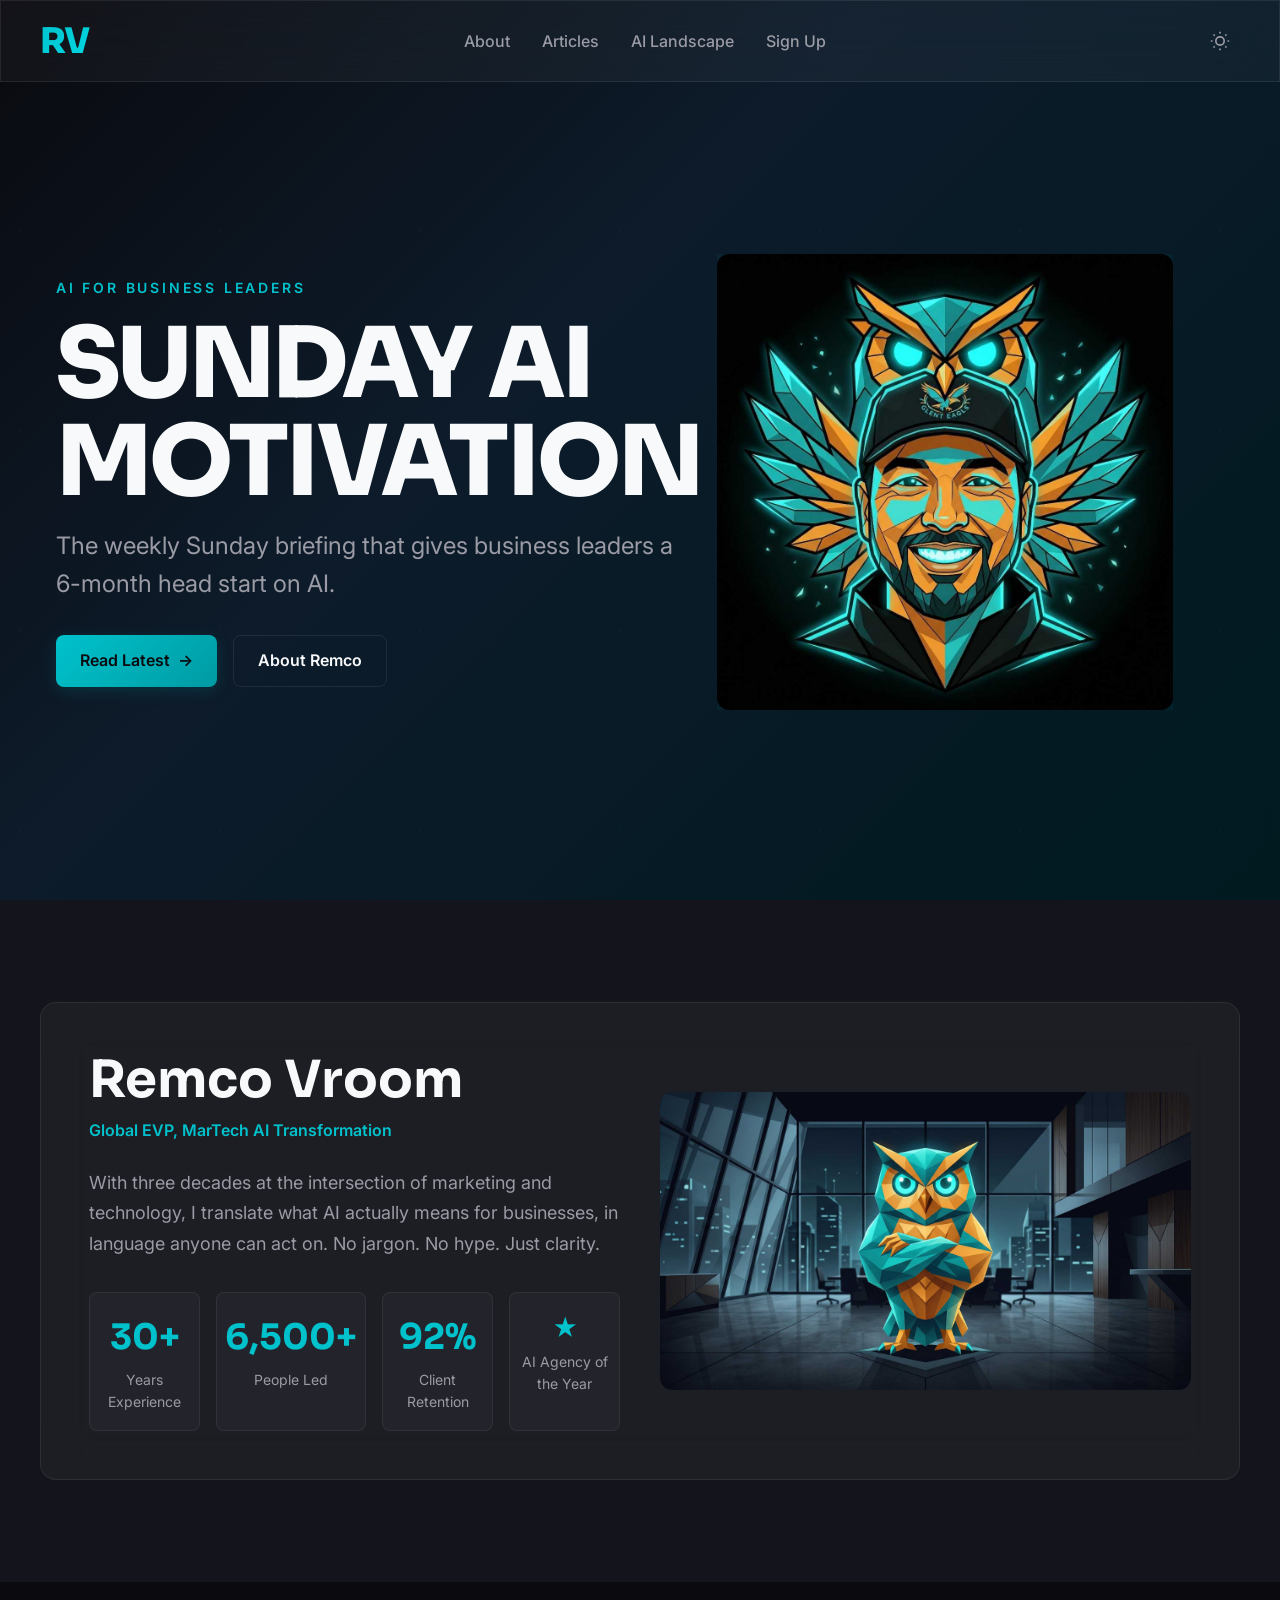
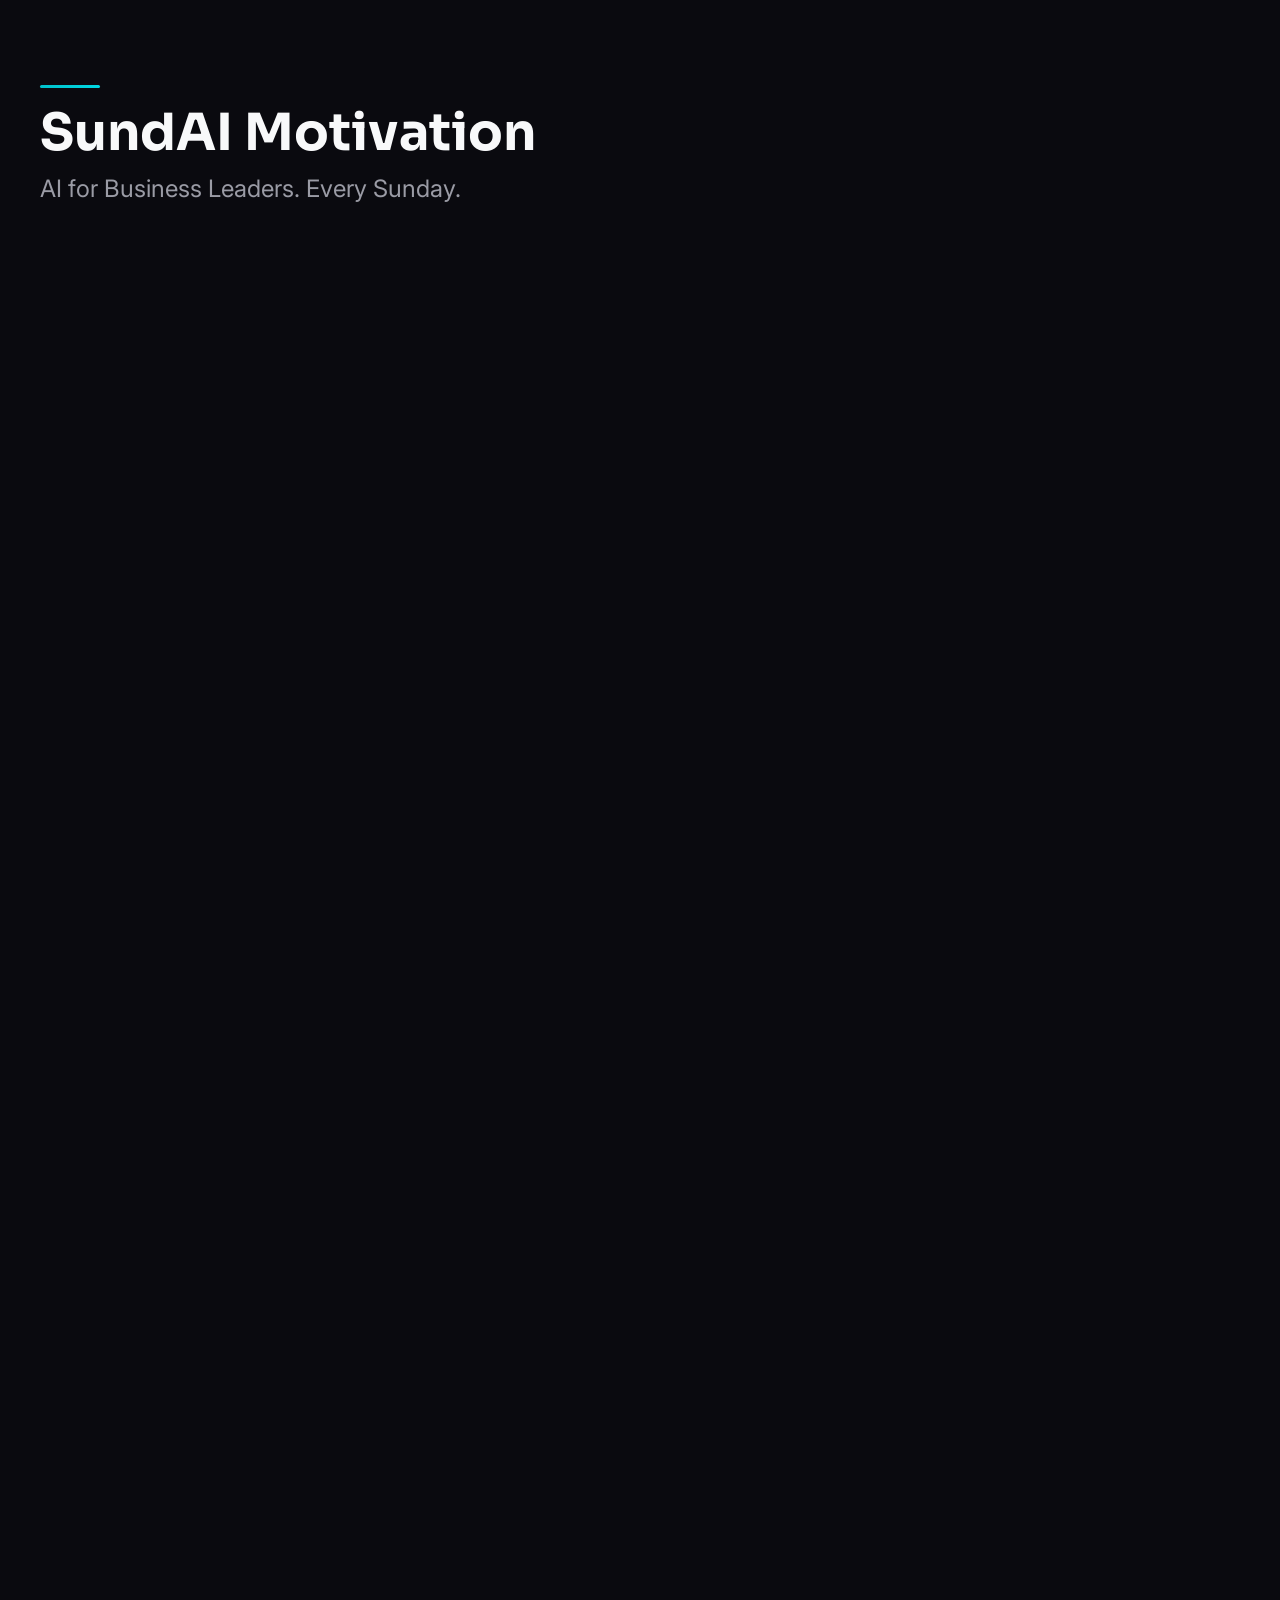
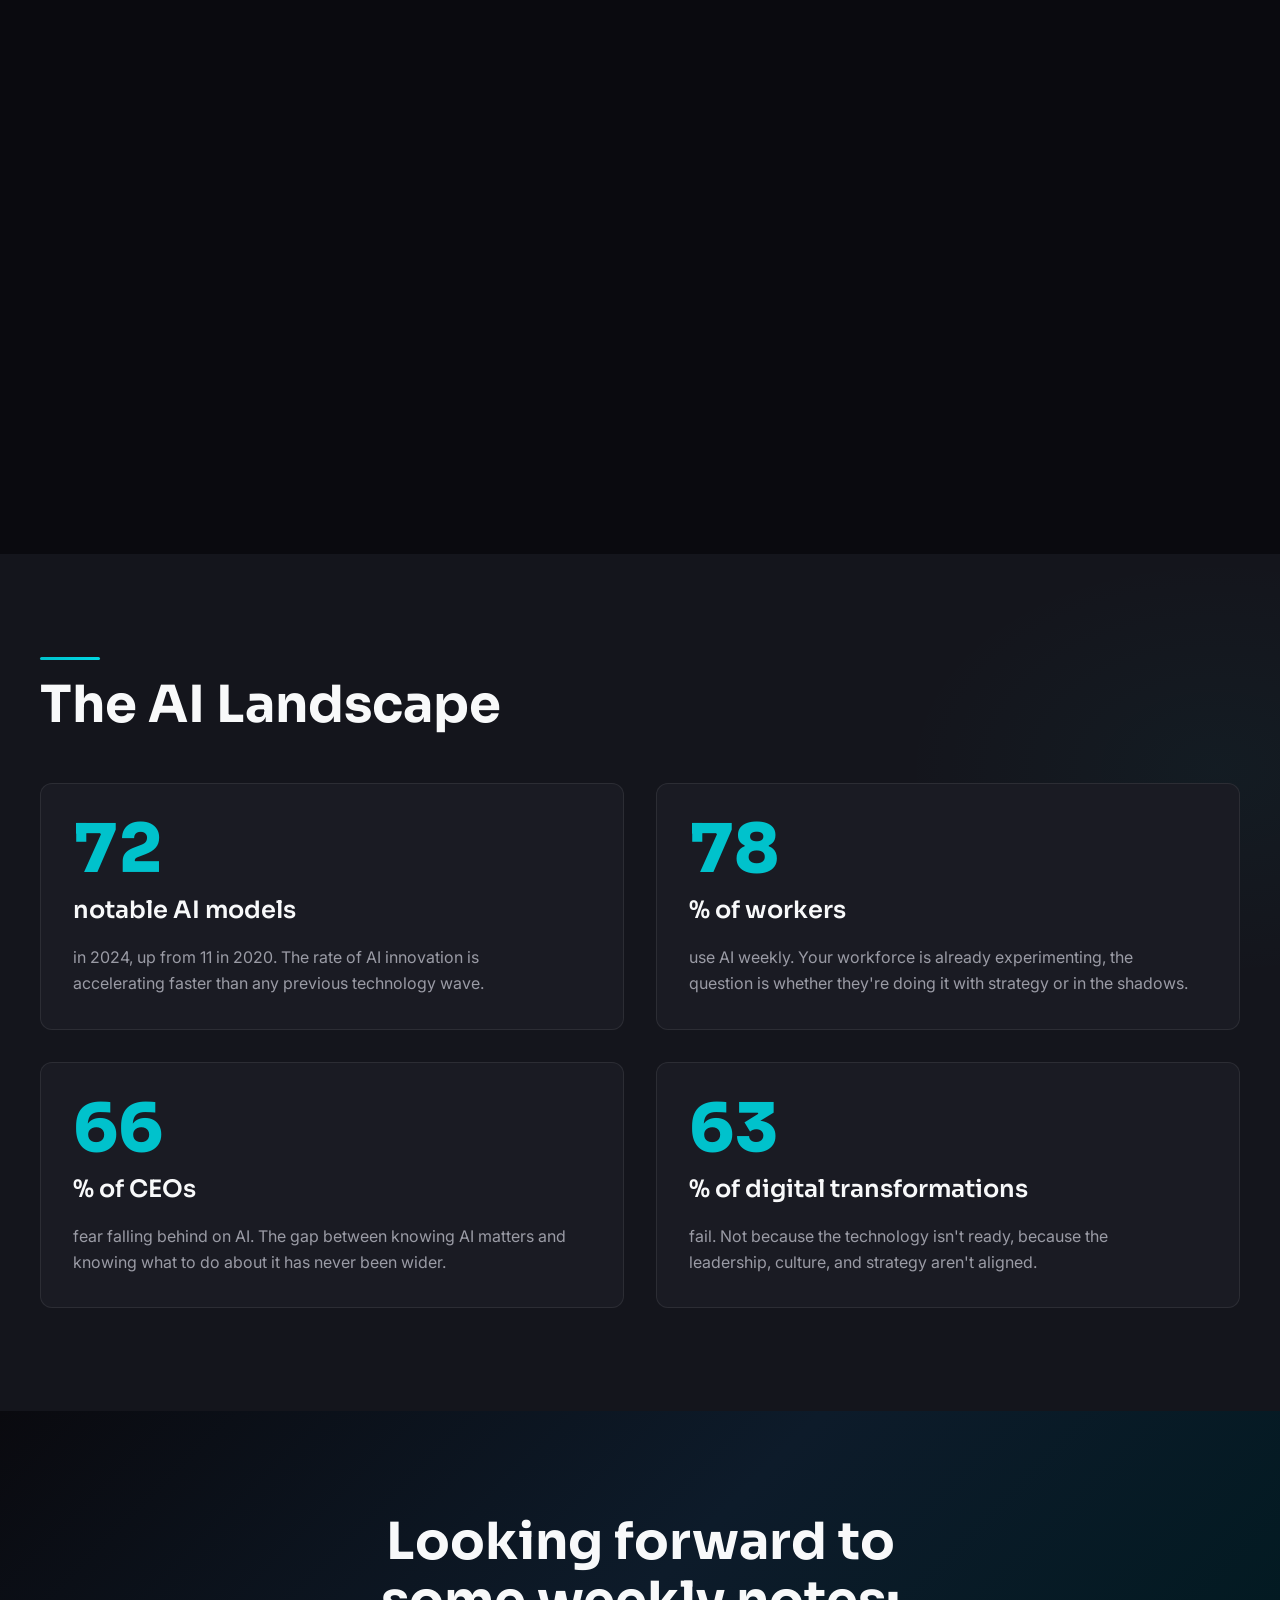
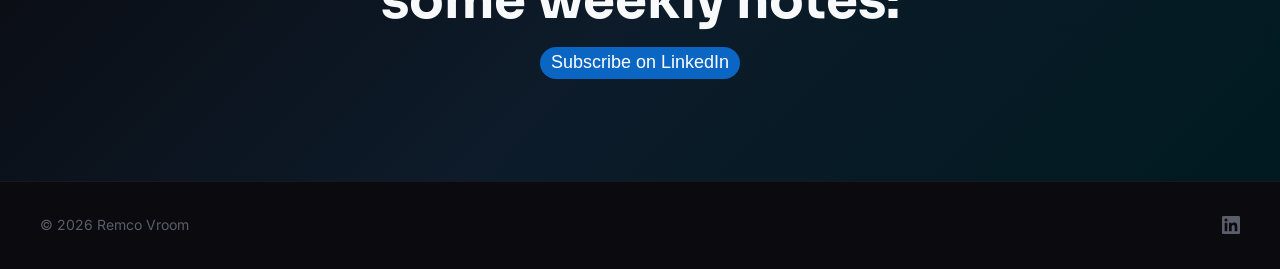
<file: index.html>
<!DOCTYPE html>
<html lang="en" data-theme="dark">
<head>
  <meta charset="UTF-8">
  <meta name="viewport" content="width=device-width, initial-scale=1.0">
  <title>Remco Vroom, AI Made Simple | SundAI Motivation</title>
  <meta name="description" content="The weekly Sunday briefing that gives business leaders a 6-month head start on AI. By Remco Vroom.">

  <!-- Preconnect for fonts -->
  <link rel="preconnect" href="https://fonts.googleapis.com">
  <link rel="preconnect" href="https://fonts.gstatic.com" crossorigin>
  <link href="https://fonts.googleapis.com/css2?family=Sora:wght@400;600;700;800&family=Inter:wght@400;500;600&family=JetBrains+Mono:wght@400&display=swap" rel="stylesheet">

  <link rel="stylesheet" href="./base.css">
  <link rel="stylesheet" href="./style.css">
  <link rel="stylesheet" href="./components.css">

  <!-- Inline critical dark mode to prevent flash -->
  <script>document.documentElement.setAttribute('data-theme','dark');</script>
</head>
<body>
  <!-- Skip to content -->
  <a href="#main" class="sr-only" style="position:fixed;top:var(--space-2);left:var(--space-2);z-index:9999;padding:var(--space-2) var(--space-4);background:var(--color-primary);color:#0A0A0F;border-radius:var(--radius-sm);">Skip to content</a>

  <!-- ====== NAVIGATION ====== -->
  <nav class="nav glass" id="nav" role="navigation" aria-label="Main navigation">
    <div class="nav-inner">
      <a href="#" class="nav-logo" aria-label="Remco Vroom home">
        <span class="nav-logo-monogram">RV</span>
      </a>
      <ul class="nav-links" role="list" id="navLinks">
        <li><a href="#about">About</a></li>
        <li><a href="#articles">Articles</a></li>
        <li><a href="#landscape">AI Landscape</a></li>
        <li><a href="#signup">Sign Up</a></li>
      </ul>
      <div class="nav-actions">
        <button data-theme-toggle aria-label="Switch to light mode" class="theme-btn">
          <svg width="20" height="20" viewBox="0 0 24 24" fill="none" stroke="currentColor" stroke-width="2"><circle cx="12" cy="12" r="5"/><path d="M12 1v2M12 21v2M4.22 4.22l1.42 1.42M18.36 18.36l1.42 1.42M1 12h2M21 12h2M4.22 19.78l1.42-1.42M18.36 5.64l1.42-1.42"/></svg>
        </button>
        <button class="hamburger" id="hamburger" aria-label="Toggle menu" aria-expanded="false">
          <span></span><span></span><span></span>
        </button>
      </div>
    </div>
  </nav>

  <!-- Mobile menu overlay -->
  <div class="mobile-menu glass" id="mobileMenu" aria-hidden="true">
    <ul role="list">
      <li><a href="#about">About</a></li>
      <li><a href="#articles">Articles</a></li>
      <li><a href="#landscape">AI Landscape</a></li>
      <li><a href="#signup">Sign Up</a></li>
    </ul>
  </div>

  <main id="main">
    <!-- ====== HERO ====== -->
    <section class="hero" id="hero">
      <div class="hero-bg">
        <div class="hero-particles" aria-hidden="true"></div>
      </div>
      <div class="hero-content">
        <div class="hero-text">
          <span class="hero-label">AI FOR BUSINESS LEADERS</span>
          <h1 class="hero-headline">SUNDAY AI MOTIVATION</h1>
          <p class="hero-subline">The weekly Sunday briefing that gives business leaders a 6-month head start on AI.</p>
          <div class="hero-buttons">
            <a href="#articles" class="btn btn-primary">Read Latest <span aria-hidden="true">→</span></a>
            <a href="#about" class="btn btn-ghost">About Remco</a>
          </div>
        </div>
        <div class="hero-image-wrap">
          <div class="hero-glow" aria-hidden="true"></div>
          <img src="./assets/rem-hero.jpg" alt="Remco Vroom, the SundAI Motivation owl" class="hero-image" width="540" height="540">
        </div>
      </div>
    </section>

    <!-- ====== ABOUT ====== -->
    <section class="about" id="about">
      <div class="about-container">
        <div class="about-glass glass">
          <div class="about-inner">
            <div class="about-text">
              <h2 class="about-name">Remco Vroom</h2>
              <p class="about-title">Global EVP, MarTech AI Transformation</p>
              <p class="about-bio">With three decades at the intersection of marketing and technology, I translate what AI actually means for businesses, in language anyone can act on. No jargon. No hype. Just clarity.</p>
              <div class="about-stats">
                <div class="stat">
                  <span class="stat-number">30+</span>
                  <span class="stat-label">Years Experience</span>
                </div>
                <div class="stat">
                  <span class="stat-number">6,500+</span>
                  <span class="stat-label">People Led</span>
                </div>
                <div class="stat">
                  <span class="stat-number">92%</span>
                  <span class="stat-label">Client Retention</span>
                </div>
                <div class="stat">
                  <span class="stat-number" style="font-size: var(--text-lg);">★</span>
                  <span class="stat-label">AI Agency of the Year</span>
                </div>
              </div>
            </div>
            <div class="about-image-wrap">
              <img src="./assets/rem-authority.jpg" alt="Rem owl in a boardroom setting" class="about-image" loading="lazy" width="600" height="338">
            </div>
          </div>
        </div>
      </div>
    </section>

    <!-- ====== ARTICLES ====== -->
    <section class="articles" id="articles">
      <div class="articles-container">
        <div class="articles-header">
          <div class="section-accent-line" aria-hidden="true"></div>
          <h2 class="articles-title">SundAI Motivation</h2>
          <p class="articles-subtitle">AI for Business Leaders. Every Sunday.</p>
        </div>
        <div class="articles-grid">
          <!-- Cards injected by JS -->
        </div>
      </div>
    </section>

    <!-- ====== AI LANDSCAPE ====== -->
    <section class="landscape" id="landscape">
      <div class="landscape-container">
        <div class="landscape-header">
          <div class="section-accent-line" aria-hidden="true"></div>
          <h2 class="landscape-title">The AI Landscape</h2>
        </div>
        <div class="landscape-stats">
          <div class="landscape-stat" data-target="81" data-suffix=" notable AI models" data-context="in 2024, up from 11 in 2020. The rate of AI innovation is accelerating faster than any previous technology wave.">
            <span class="landscape-number">0</span>
            <span class="landscape-suffix">notable AI models</span>
            <p class="landscape-context">in 2024, up from 11 in 2020. The rate of AI innovation is accelerating faster than any previous technology wave.</p>
          </div>
          <div class="landscape-stat" data-target="87" data-suffix="% of workers" data-context="use AI weekly. Your workforce is already experimenting, the question is whether they're doing it with strategy or in the shadows.">
            <span class="landscape-number">0</span>
            <span class="landscape-suffix">% of workers</span>
            <p class="landscape-context">use AI weekly. Your workforce is already experimenting, the question is whether they're doing it with strategy or in the shadows.</p>
          </div>
          <div class="landscape-stat" data-target="74" data-suffix="% of CEOs" data-context="fear falling behind on AI. The gap between knowing AI matters and knowing what to do about it has never been wider.">
            <span class="landscape-number">0</span>
            <span class="landscape-suffix">% of CEOs</span>
            <p class="landscape-context">fear falling behind on AI. The gap between knowing AI matters and knowing what to do about it has never been wider.</p>
          </div>
          <div class="landscape-stat" data-target="70" data-suffix="% of digital transformations" data-context="fail. Not because the technology isn't ready, because the leadership, culture, and strategy aren't aligned.">
            <span class="landscape-number">0</span>
            <span class="landscape-suffix">% of digital transformations</span>
            <p class="landscape-context">fail. Not because the technology isn't ready, because the leadership, culture, and strategy aren't aligned.</p>
          </div>
        </div>
      </div>
    </section>

    <!-- ====== SIGNUP ====== -->
    <section class="speaking" id="signup">
      <div class="speaking-container">
        <h2 class="speaking-title">Looking forward to some weekly notes:</h2>
        <div class="linkedin-subscribe">
          <style>
            .libutton {
              display: flex;
              flex-direction: column;
              justify-content: center;
              padding: 7px;
              text-align: center;
              outline: none;
              text-decoration: none !important;
              color: #ffffff !important;
              width: 200px;
              height: 32px;
              border-radius: 16px;
              background-color: #0A66C2;
              font-family: "SF Pro Text", Helvetica, sans-serif;
              margin: 0 auto;
            }
          </style>
          <a class="libutton" href="https://www.linkedin.com/build-relation/newsletter-follow?entityUrn=6883924502846304256" target="_blank">Subscribe on LinkedIn</a>
        </div>
      </div>
    </section>
  </main>

  <!-- ====== FOOTER ====== -->
  <footer class="footer">
    <div class="footer-inner">
      <p>&copy; 2026 Remco Vroom</p>
      <div class="footer-links">
        <a href="https://www.linkedin.com/in/remcovroom/" target="_blank" rel="noopener noreferrer" aria-label="LinkedIn">
          <svg width="18" height="18" viewBox="0 0 24 24" fill="currentColor"><path d="M20.447 20.452h-3.554v-5.569c0-1.328-.027-3.037-1.852-3.037-1.853 0-2.136 1.445-2.136 2.939v5.667H9.351V9h3.414v1.561h.046c.477-.9 1.637-1.85 3.37-1.85 3.601 0 4.267 2.37 4.267 5.455v6.286zM5.337 7.433a2.062 2.062 0 0 1-2.063-2.065 2.064 2.064 0 1 1 2.063 2.065zm1.782 13.019H3.555V9h3.564v11.452zM22.225 0H1.771C.792 0 0 .774 0 1.729v20.542C0 23.227.792 24 1.771 24h20.451C23.2 24 24 23.227 24 22.271V1.729C24 .774 23.2 0 22.222 0h.003z"/></svg>
        </a>
      </div>
    </div>
  </footer>

  <script src="./app.js"></script>
</body>
</html>
</file>
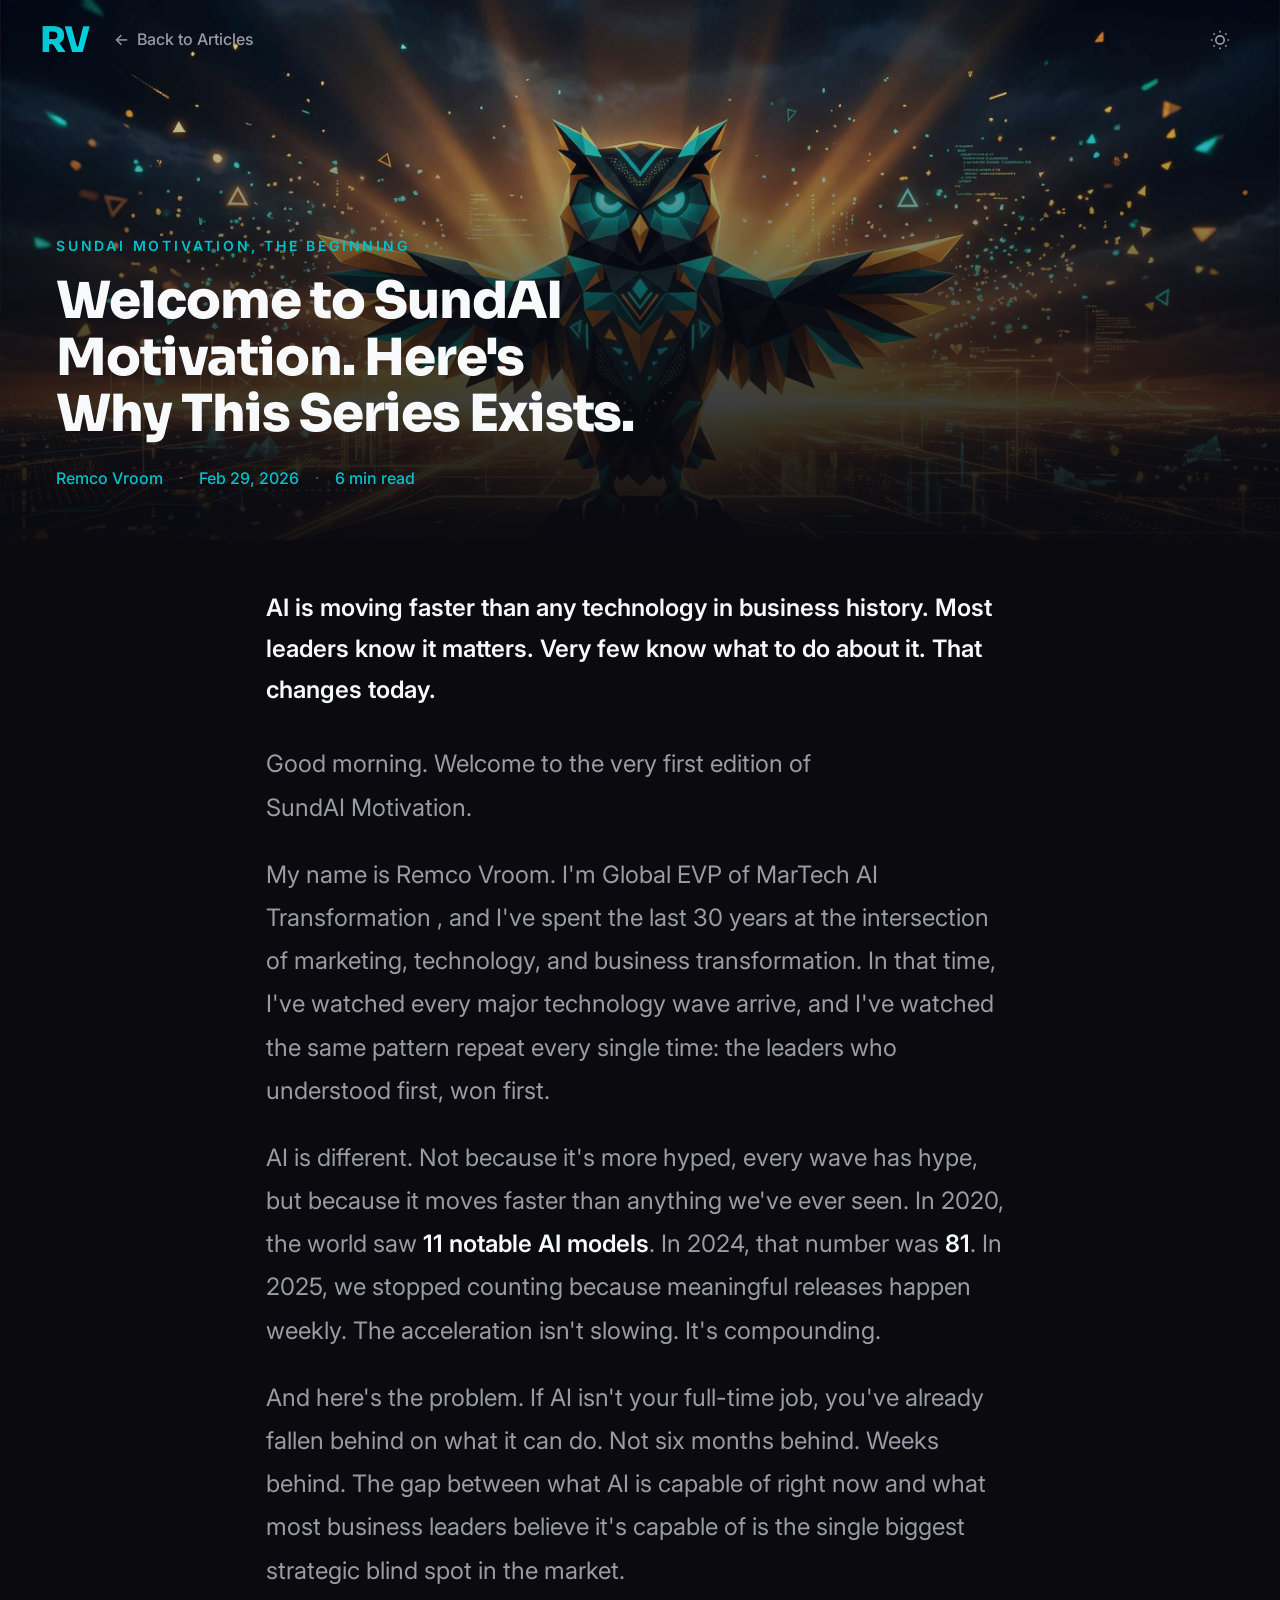
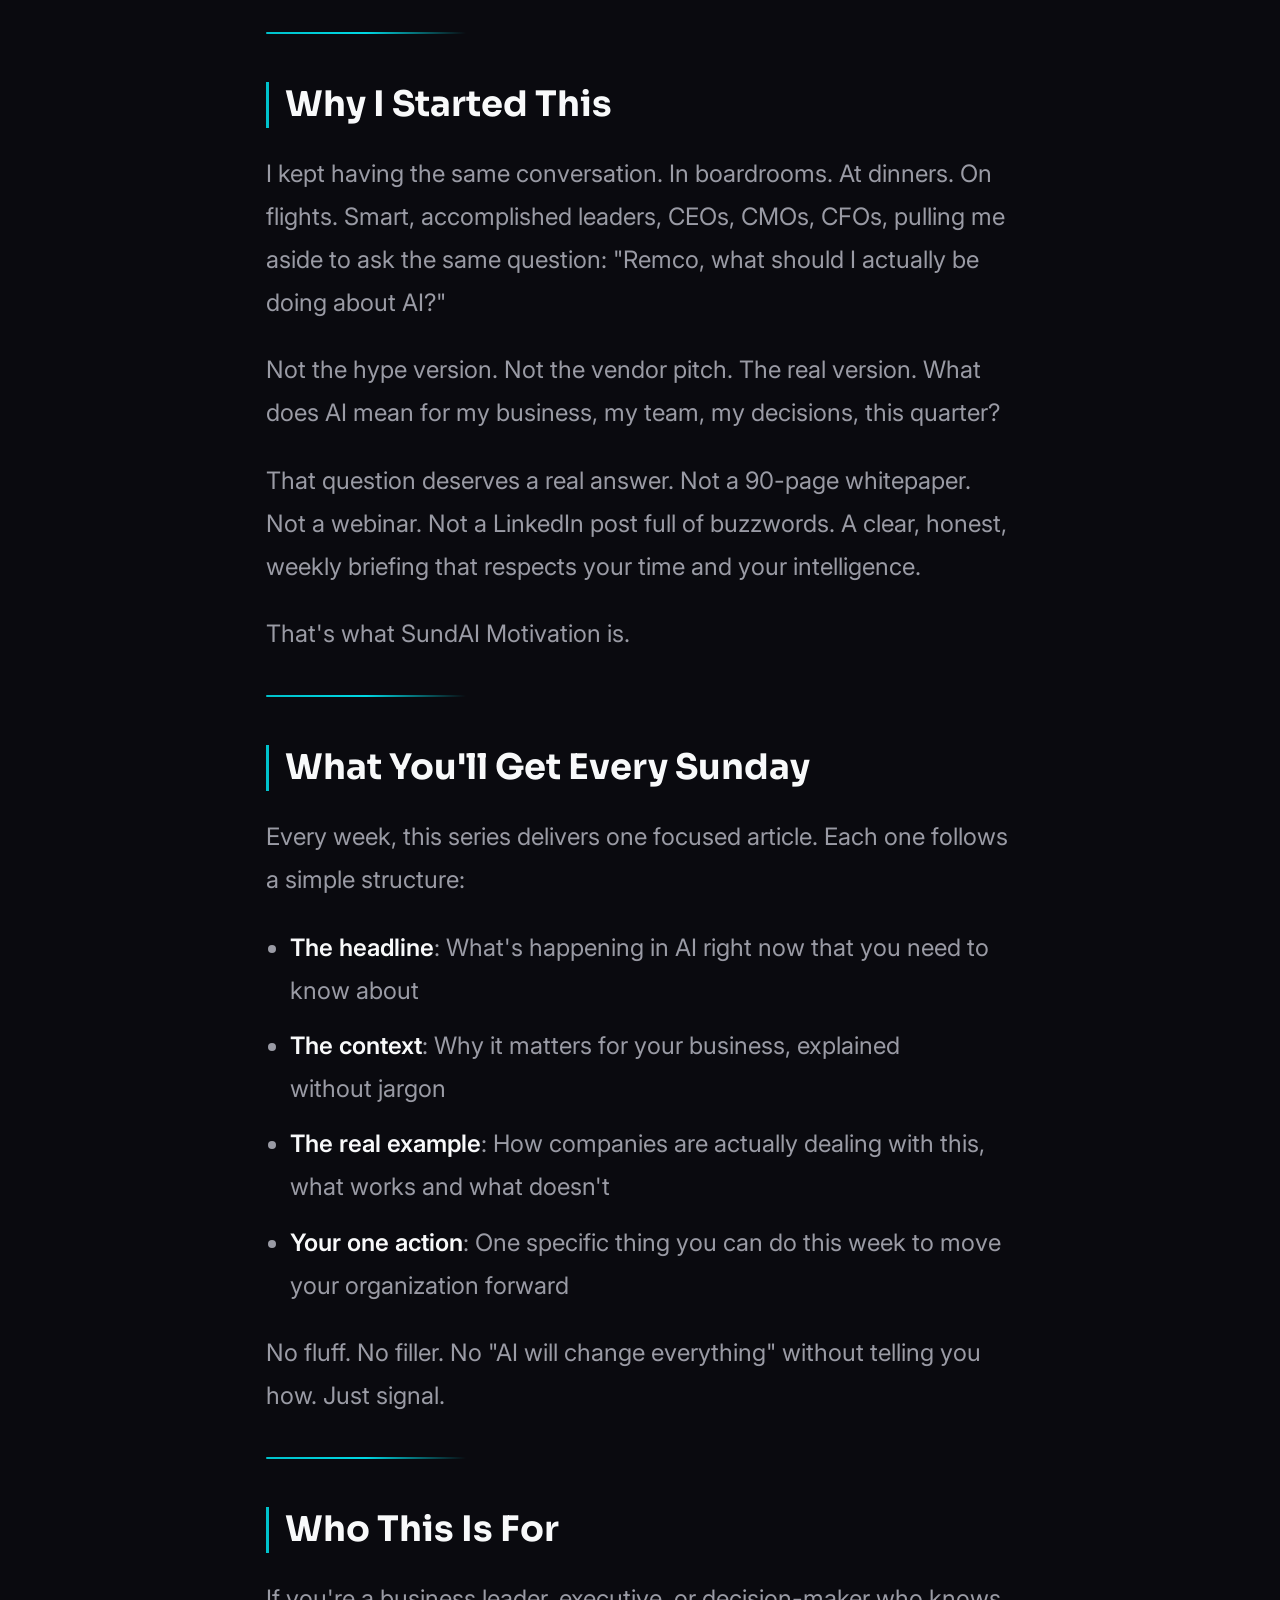
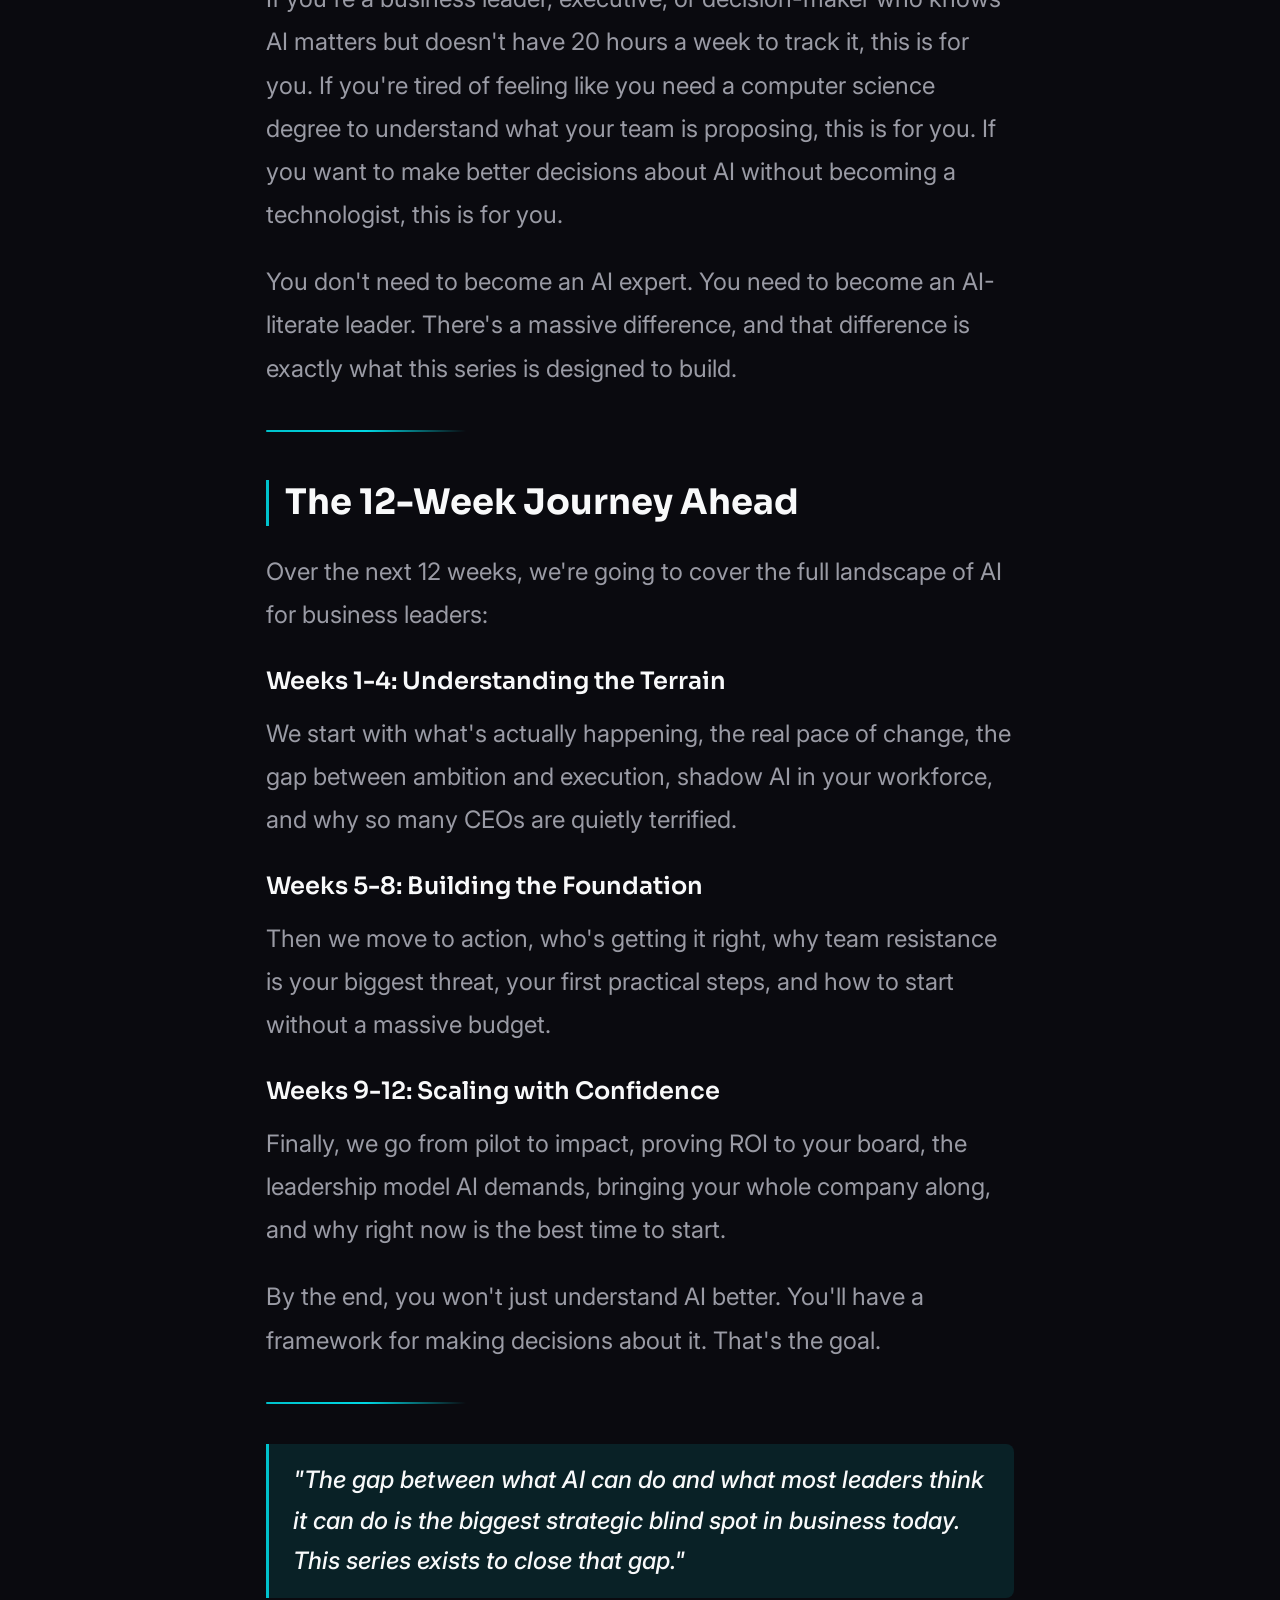
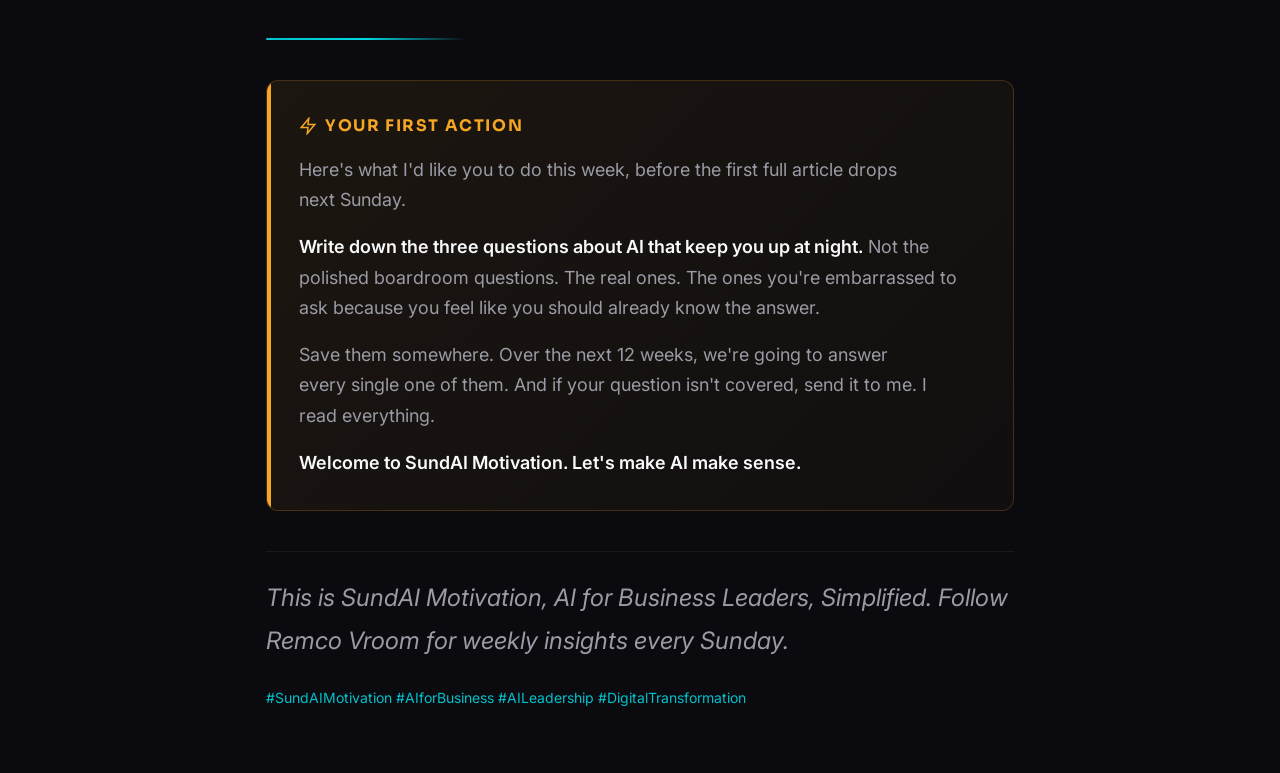
<file: articles/opening-welcome.html>
<!DOCTYPE html>
<html lang="en" data-theme="dark">
<head>
  <meta charset="UTF-8">
  <meta name="viewport" content="width=device-width, initial-scale=1.0">
  <title>Welcome to SundAI Motivation. Here's Why This Series Exists., Remco Vroom | SundAI Motivation</title>
  <meta name="description" content="The inaugural edition of SundAI Motivation, AI for Business Leaders. By Remco Vroom.">

  <link rel="preconnect" href="https://fonts.googleapis.com">
  <link rel="preconnect" href="https://fonts.gstatic.com" crossorigin>
  <link href="https://fonts.googleapis.com/css2?family=Sora:wght@400;600;700;800&family=Inter:wght@400;500;600&family=JetBrains+Mono:wght@400&display=swap" rel="stylesheet">

  <link rel="stylesheet" href="../base.css">
  <link rel="stylesheet" href="../style.css">
  <link rel="stylesheet" href="../components.css">
  <link rel="stylesheet" href="../article.css">

  <script>document.documentElement.setAttribute('data-theme','dark');</script>
</head>
<body>
  <!-- Reading progress -->
  <div class="reading-progress" id="readingProgress" aria-hidden="true"></div>

  <!-- Navigation -->
  <nav class="article-nav-bar" id="articleNav" role="navigation" aria-label="Article navigation">
    <div class="article-nav-inner">
      <div class="article-nav-left">
        <a href="../index.html" class="nav-logo" aria-label="Remco Vroom home">
          <span class="nav-logo-monogram">RV</span>
        </a>
        <a href="../index.html#articles" class="article-back-link">
          <span aria-hidden="true">&larr;</span>
          <span class="back-text">Back to Articles</span>
        </a>
      </div>
      <div class="nav-actions">
        <button data-theme-toggle aria-label="Switch to light mode" class="theme-btn">
          <svg width="20" height="20" viewBox="0 0 24 24" fill="none" stroke="currentColor" stroke-width="2"><circle cx="12" cy="12" r="5"/><path d="M12 1v2M12 21v2M4.22 4.22l1.42 1.42M18.36 18.36l1.42 1.42M1 12h2M21 12h2M4.22 19.78l1.42-1.42M18.36 5.64l1.42-1.42"/></svg>
        </button>
      </div>
    </div>
  </nav>

  <main>
    <!-- Article Header -->
    <header class="article-header">
      <img src="../assets/headers/opening-welcome.jpg" alt="Welcome to SundAI Motivation" class="article-header-image">
      <div class="article-header-overlay" aria-hidden="true"></div>
      <div class="article-header-content">
        <span class="article-header-label">SundAI Motivation, The Beginning</span>
        <h1 class="article-header-title">Welcome to SundAI Motivation. Here's Why This Series Exists.</h1>
        <div class="article-meta">
          <span class="article-meta-item">Remco Vroom</span>
          <span class="article-meta-divider" aria-hidden="true">&middot;</span>
          <span class="article-meta-item">Feb 29, 2026</span>
          <span class="article-meta-divider" aria-hidden="true">&middot;</span>
          <span class="article-meta-item">6 min read</span>
        </div>
      </div>
    </header>

    <!-- Article Body -->
    <div class="article-body">
      <article class="article-content">

        <p class="article-lead">AI is moving faster than any technology in business history. Most leaders know it matters. Very few know what to do about it. That changes today.</p>

        <p>Good morning. Welcome to the very first edition of SundAI Motivation.</p>

        <p>My name is Remco Vroom. I'm Global EVP of MarTech AI Transformation , and I've spent the last 30 years at the intersection of marketing, technology, and business transformation. In that time, I've watched every major technology wave arrive, and I've watched the same pattern repeat every single time: the leaders who understood first, won first.</p>

        <p>AI is different. Not because it's more hyped, every wave has hype, but because it moves faster than anything we've ever seen. In 2020, the world saw <strong>11 notable AI models</strong>. In 2024, that number was <strong>81</strong>. In 2025, we stopped counting because meaningful releases happen weekly. The acceleration isn't slowing. It's compounding.</p>

        <p>And here's the problem. If AI isn't your full-time job, you've already fallen behind on what it can do. Not six months behind. Weeks behind. The gap between what AI is capable of right now and what most business leaders believe it's capable of is the single biggest strategic blind spot in the market.</p>

        <hr>

        <h3>Why I Started This</h3>

        <p>I kept having the same conversation. In boardrooms. At dinners. On flights. Smart, accomplished leaders, CEOs, CMOs, CFOs, pulling me aside to ask the same question: "Remco, what should I actually be doing about AI?"</p>

        <p>Not the hype version. Not the vendor pitch. The real version. What does AI mean for my business, my team, my decisions, this quarter?</p>

        <p>That question deserves a real answer. Not a 90-page whitepaper. Not a webinar. Not a LinkedIn post full of buzzwords. A clear, honest, weekly briefing that respects your time and your intelligence.</p>

        <p>That's what SundAI Motivation is.</p>

        <hr>

        <h3>What You'll Get Every Sunday</h3>

        <p>Every week, this series delivers one focused article. Each one follows a simple structure:</p>

        <ul>
          <li><strong>The headline</strong>: What's happening in AI right now that you need to know about</li>
          <li><strong>The context</strong>: Why it matters for your business, explained without jargon</li>
          <li><strong>The real example</strong>: How companies are actually dealing with this, what works and what doesn't</li>
          <li><strong>Your one action</strong>: One specific thing you can do this week to move your organization forward</li>
        </ul>

        <p>No fluff. No filler. No "AI will change everything" without telling you how. Just signal.</p>

        <hr>

        <h3>Who This Is For</h3>

        <p>If you're a business leader, executive, or decision-maker who knows AI matters but doesn't have 20 hours a week to track it, this is for you. If you're tired of feeling like you need a computer science degree to understand what your team is proposing, this is for you. If you want to make better decisions about AI without becoming a technologist, this is for you.</p>

        <p>You don't need to become an AI expert. You need to become an AI-literate leader. There's a massive difference, and that difference is exactly what this series is designed to build.</p>

        <hr>

        <h3>The 12-Week Journey Ahead</h3>

        <p>Over the next 12 weeks, we're going to cover the full landscape of AI for business leaders:</p>

        <h4>Weeks 1-4: Understanding the Terrain</h4>

        <p>We start with what's actually happening, the real pace of change, the gap between ambition and execution, shadow AI in your workforce, and why so many CEOs are quietly terrified.</p>

        <h4>Weeks 5-8: Building the Foundation</h4>

        <p>Then we move to action, who's getting it right, why team resistance is your biggest threat, your first practical steps, and how to start without a massive budget.</p>

        <h4>Weeks 9-12: Scaling with Confidence</h4>

        <p>Finally, we go from pilot to impact, proving ROI to your board, the leadership model AI demands, bringing your whole company along, and why right now is the best time to start.</p>

        <p>By the end, you won't just understand AI better. You'll have a framework for making decisions about it. That's the goal.</p>

        <hr>

        <div class="case-study">

        <blockquote>
          <p>"The gap between what AI can do and what most leaders think it can do is the biggest strategic blind spot in business today. This series exists to close that gap."</p>
        </blockquote>

        <hr>

        <div class="action-callout">
          <div class="action-callout-label">
            <svg width="18" height="18" viewBox="0 0 24 24" fill="none" stroke="currentColor" stroke-width="2"><path d="M13 2L3 14h9l-1 8 10-12h-9l1-8z"/></svg>
            Your First Action
          </div>
          <p>Here's what I'd like you to do this week, before the first full article drops next Sunday.</p>
          <p><strong>Write down the three questions about AI that keep you up at night.</strong> Not the polished boardroom questions. The real ones. The ones you're embarrassed to ask because you feel like you should already know the answer.</p>
          <p>Save them somewhere. Over the next 12 weeks, we're going to answer every single one of them. And if your question isn't covered, send it to me. I read everything.</p>
          <p><strong>Welcome to SundAI Motivation. Let's make AI make sense.</strong></p>
        </div>

        <div class="article-series-footer">
          <p>This is SundAI Motivation, AI for Business Leaders, Simplified. Follow Remco Vroom for weekly insights every Sunday.</p>
          <span class="hashtags">#SundAIMotivation #AIforBusiness #AILeadership #DigitalTransformation</span>
        </div>

      </article>
    </div>
  </main>

  <script>
  (function() {
    'use strict';
    
    // Theme toggle
    const toggle = document.querySelector('[data-theme-toggle]');
    const root = document.documentElement;
    let theme = 'dark';
    
    function updateToggleIcon() {
      if (!toggle) return;
      toggle.innerHTML = theme === 'dark'
        ? '<svg width="20" height="20" viewBox="0 0 24 24" fill="none" stroke="currentColor" stroke-width="2"><circle cx="12" cy="12" r="5"/><path d="M12 1v2M12 21v2M4.22 4.22l1.42 1.42M18.36 18.36l1.42 1.42M1 12h2M21 12h2M4.22 19.78l1.42-1.42M18.36 5.64l1.42-1.42"/></svg>'
        : '<svg width="20" height="20" viewBox="0 0 24 24" fill="none" stroke="currentColor" stroke-width="2"><path d="M21 12.79A9 9 0 1 1 11.21 3 7 7 0 0 0 21 12.79z"/></svg>';
      toggle.setAttribute('aria-label', `Switch to ${theme === 'dark' ? 'light' : 'dark'} mode`);
    }
    
    if (toggle) {
      toggle.addEventListener('click', () => {
        theme = theme === 'dark' ? 'light' : 'dark';
        root.setAttribute('data-theme', theme);
        updateToggleIcon();
        updateNavBg();
      });
    }
    updateToggleIcon();
    
    // Nav scroll effect
    const nav = document.getElementById('articleNav');
    function updateNavBg() {
      if (window.scrollY > 50) {
        nav.classList.add('scrolled');
      } else {
        nav.classList.remove('scrolled');
      }
    }
    window.addEventListener('scroll', updateNavBg, { passive: true });
    updateNavBg();
    
    // Reading progress
    const progressBar = document.getElementById('readingProgress');
    function updateProgress() {
      const scrollTop = window.scrollY;
      const docHeight = document.documentElement.scrollHeight - window.innerHeight;
      const progress = docHeight > 0 ? (scrollTop / docHeight) * 100 : 0;
      progressBar.style.width = progress + '%';
    }
    window.addEventListener('scroll', updateProgress, { passive: true });
    updateProgress();
  })();
  </script>
</body>
</html>
</file>
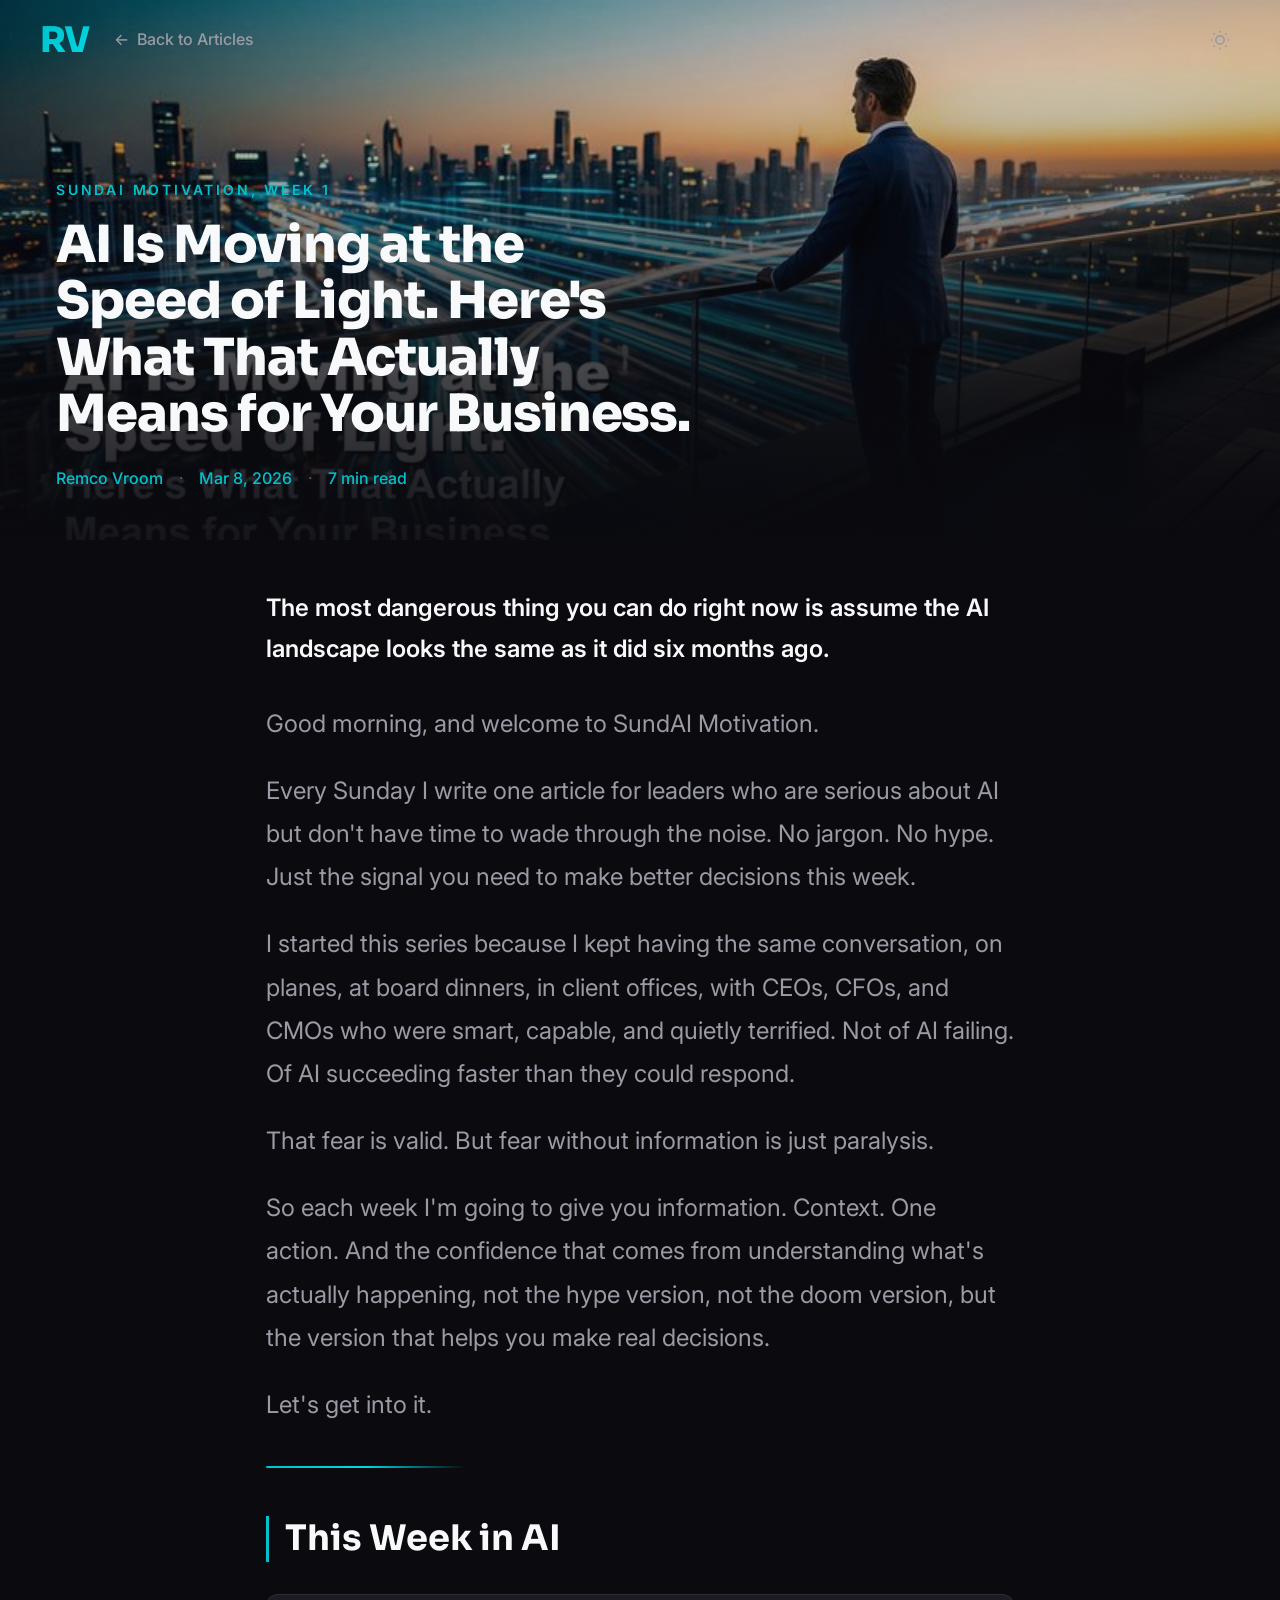
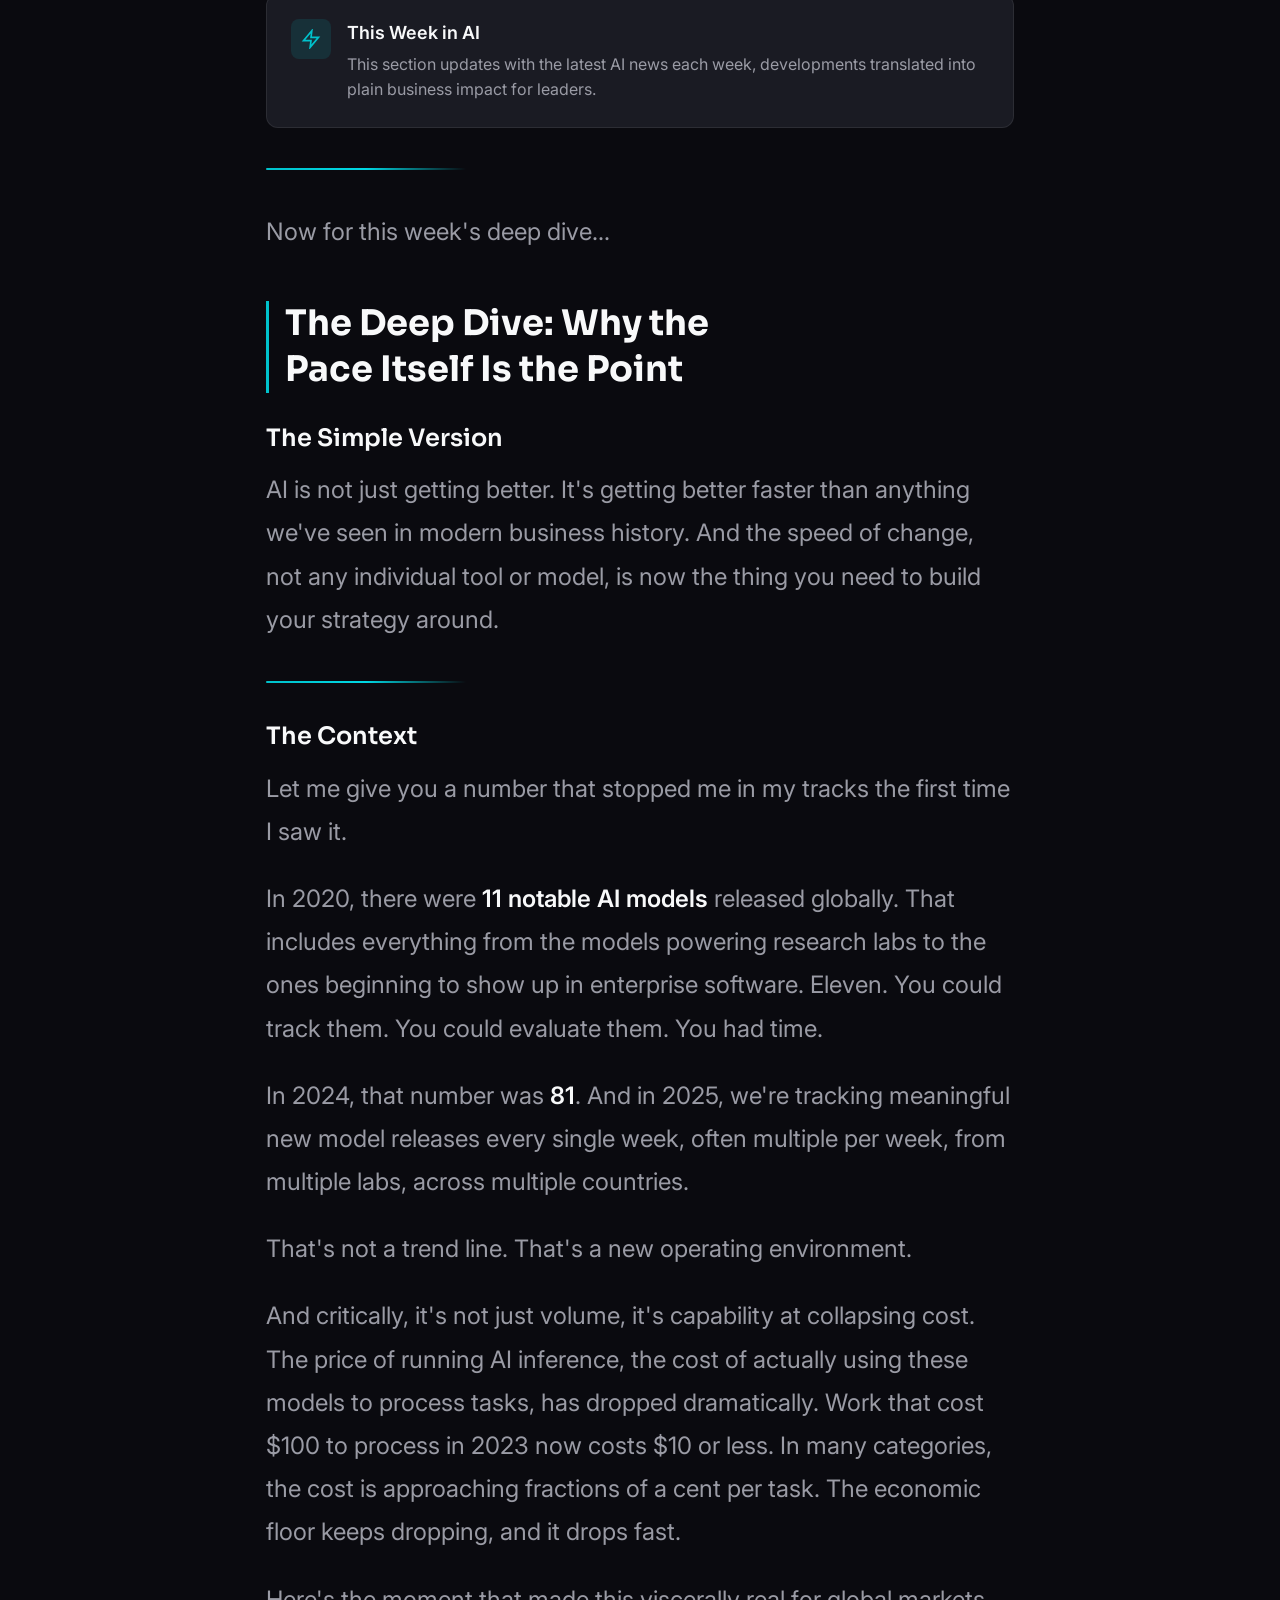
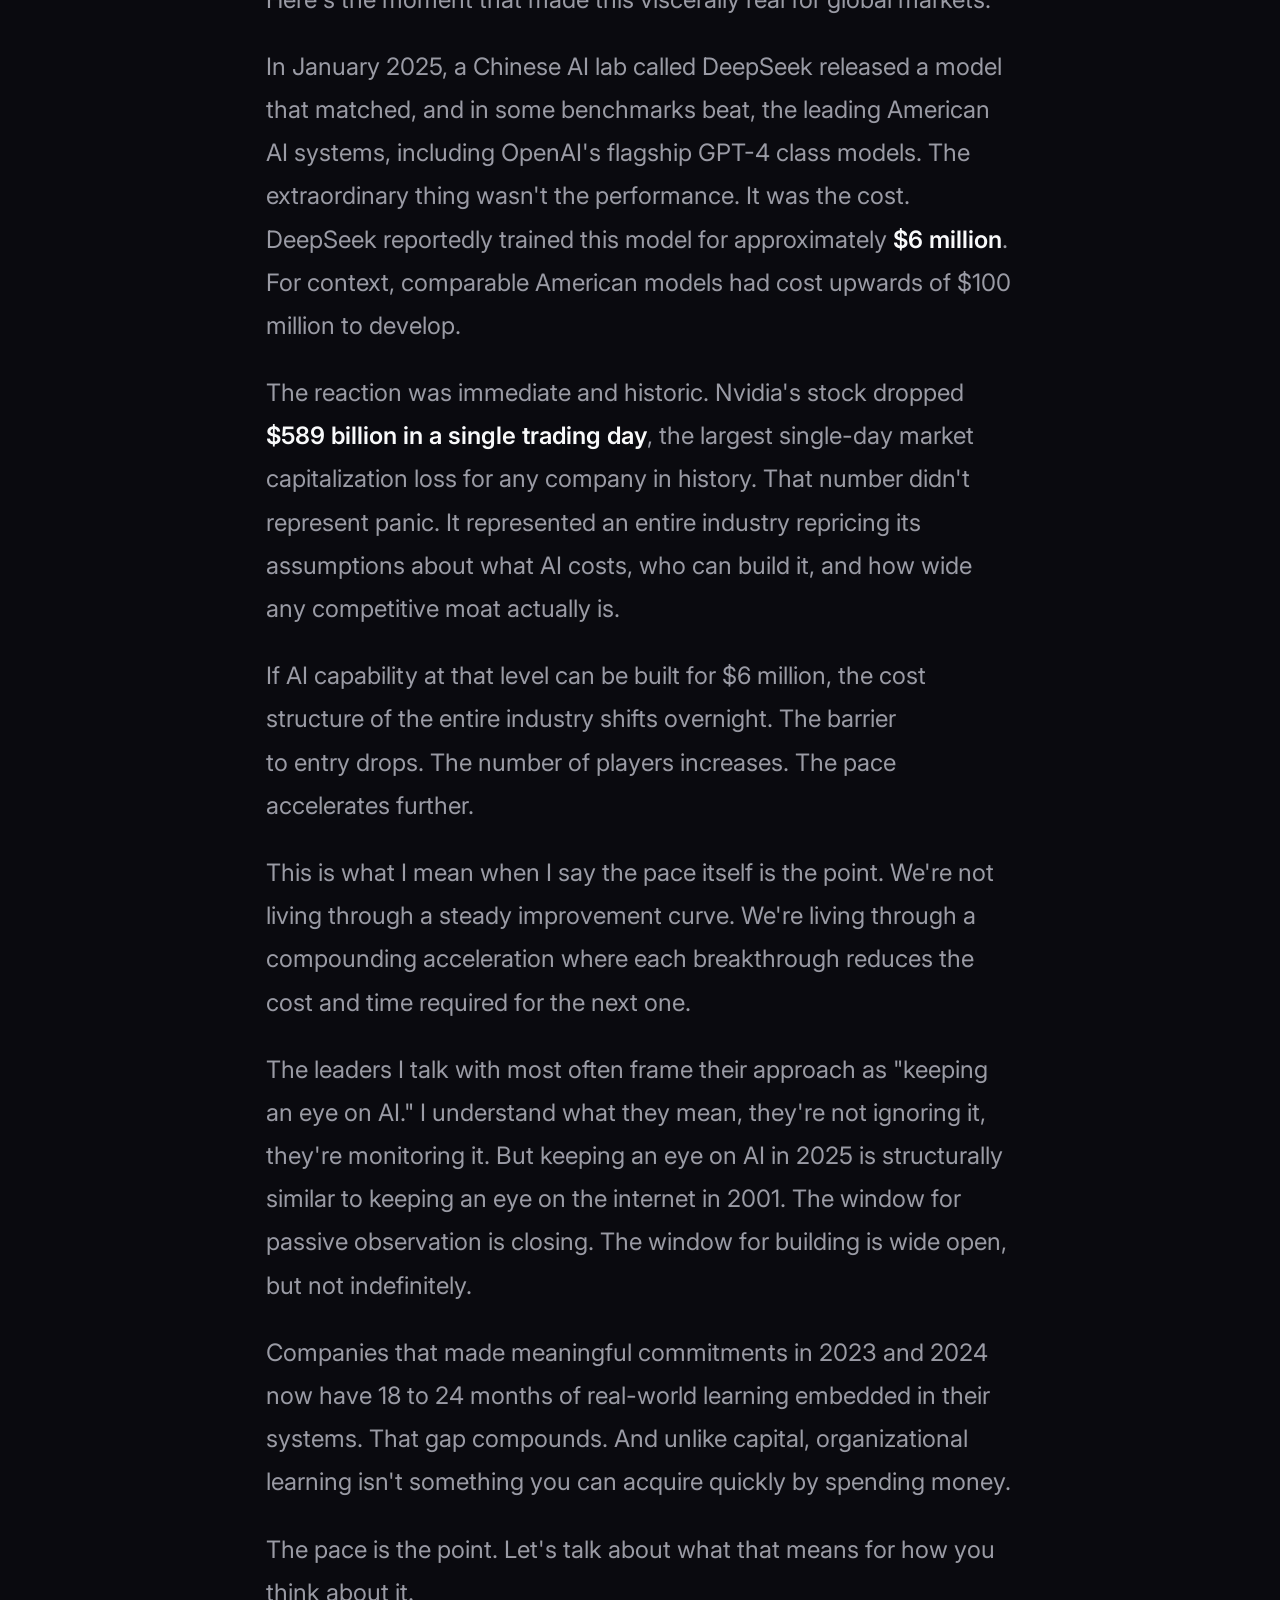
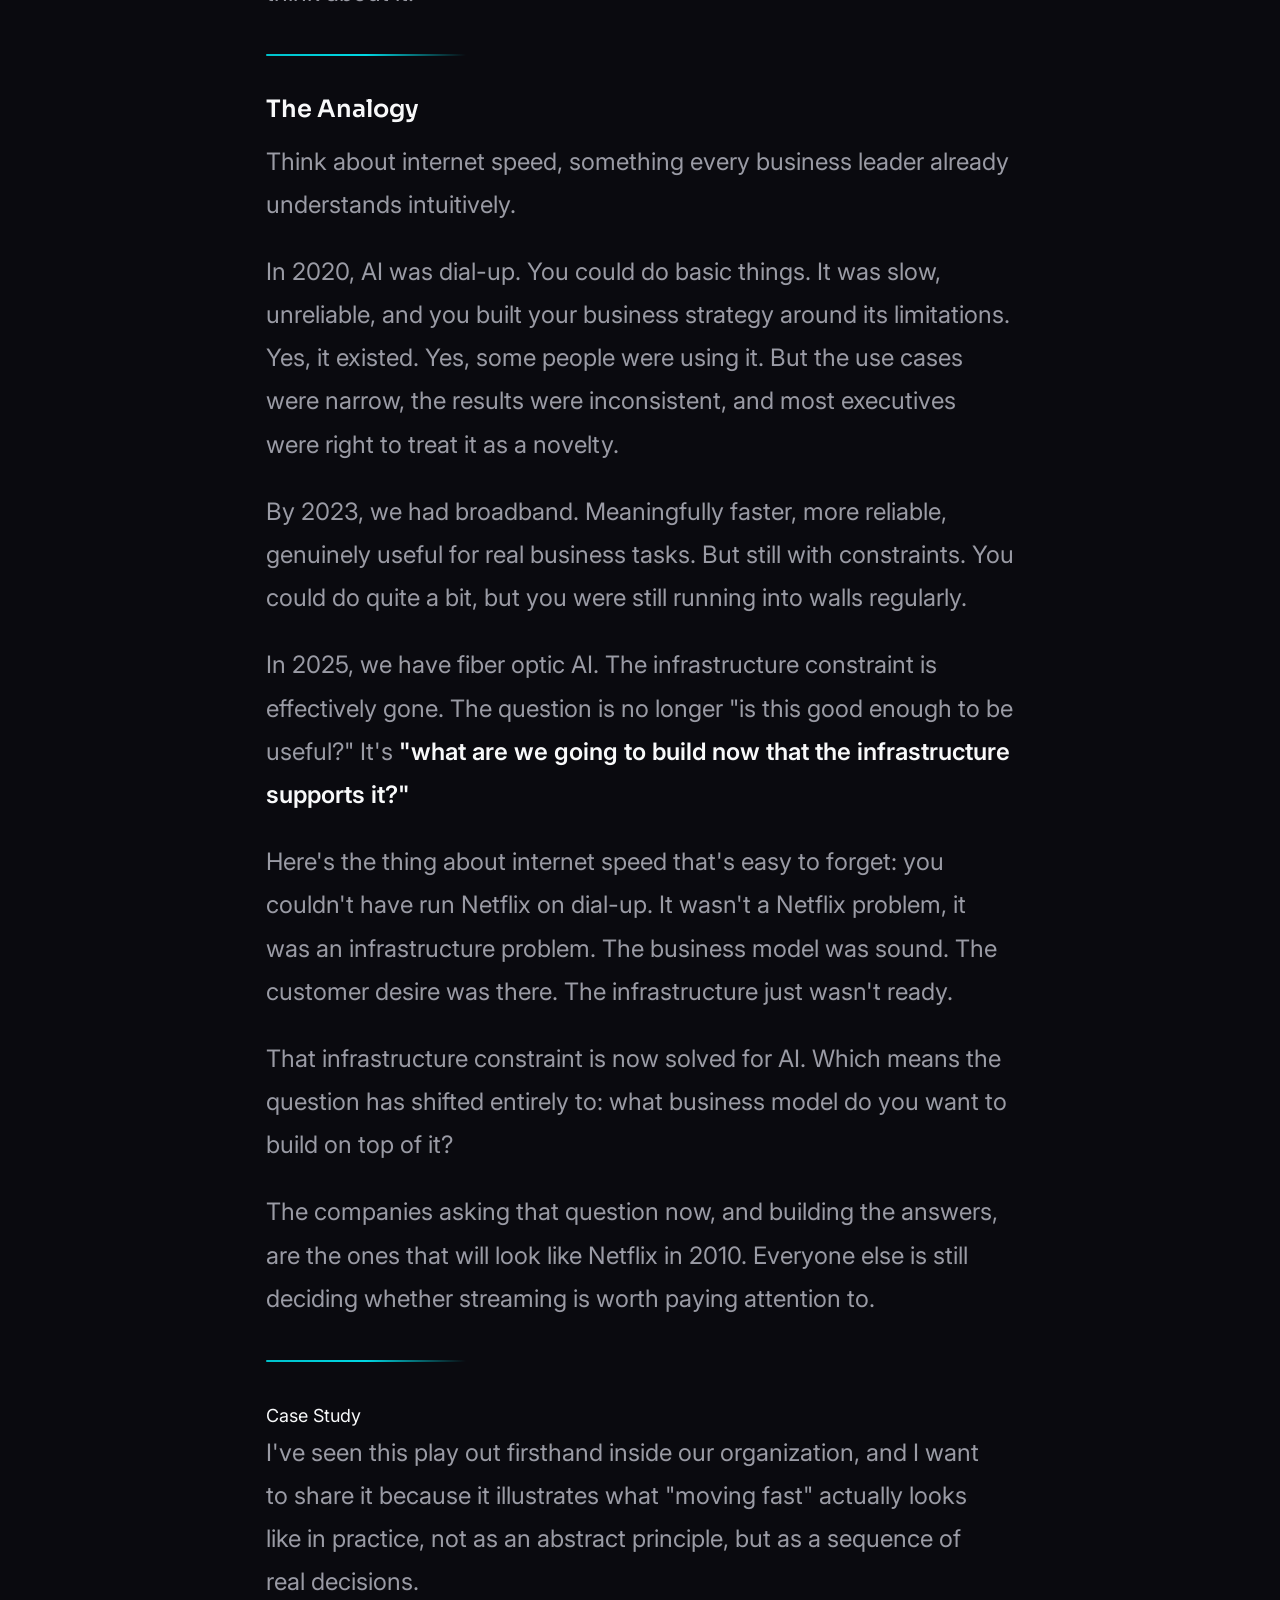
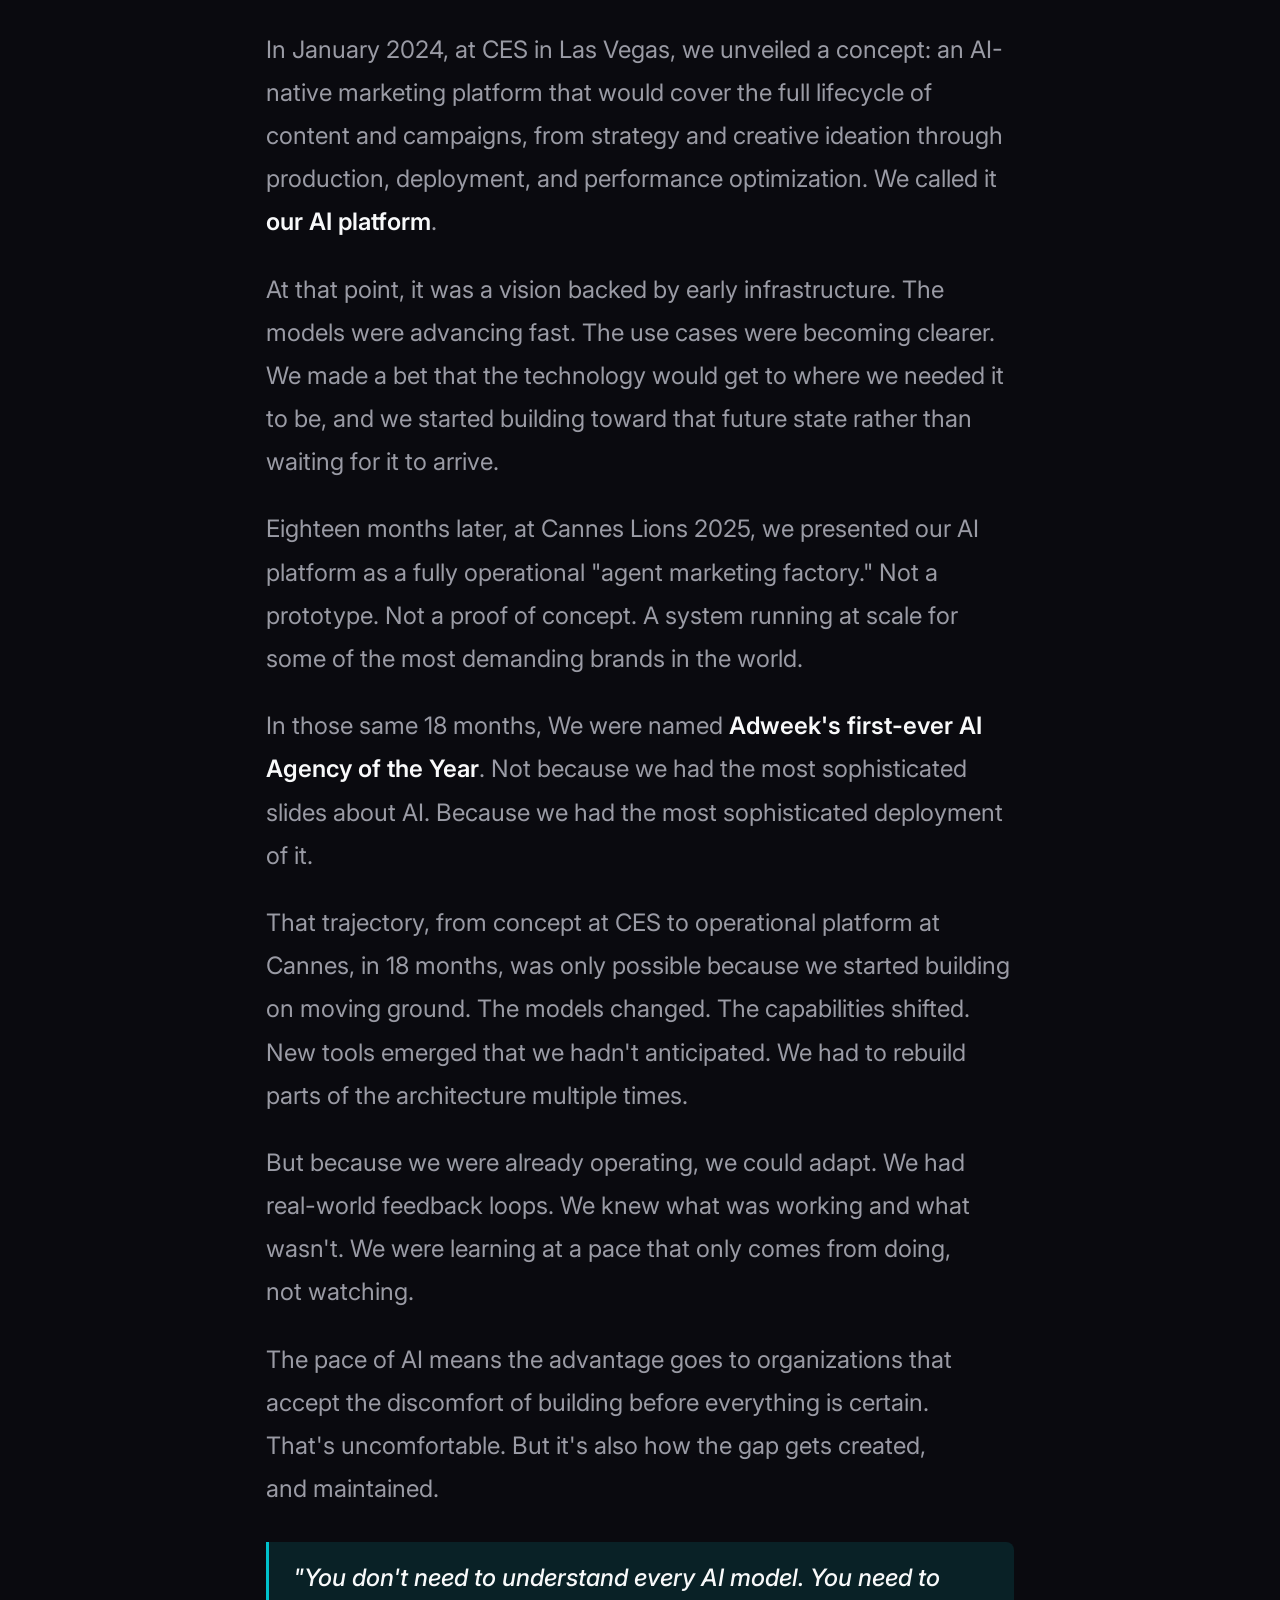
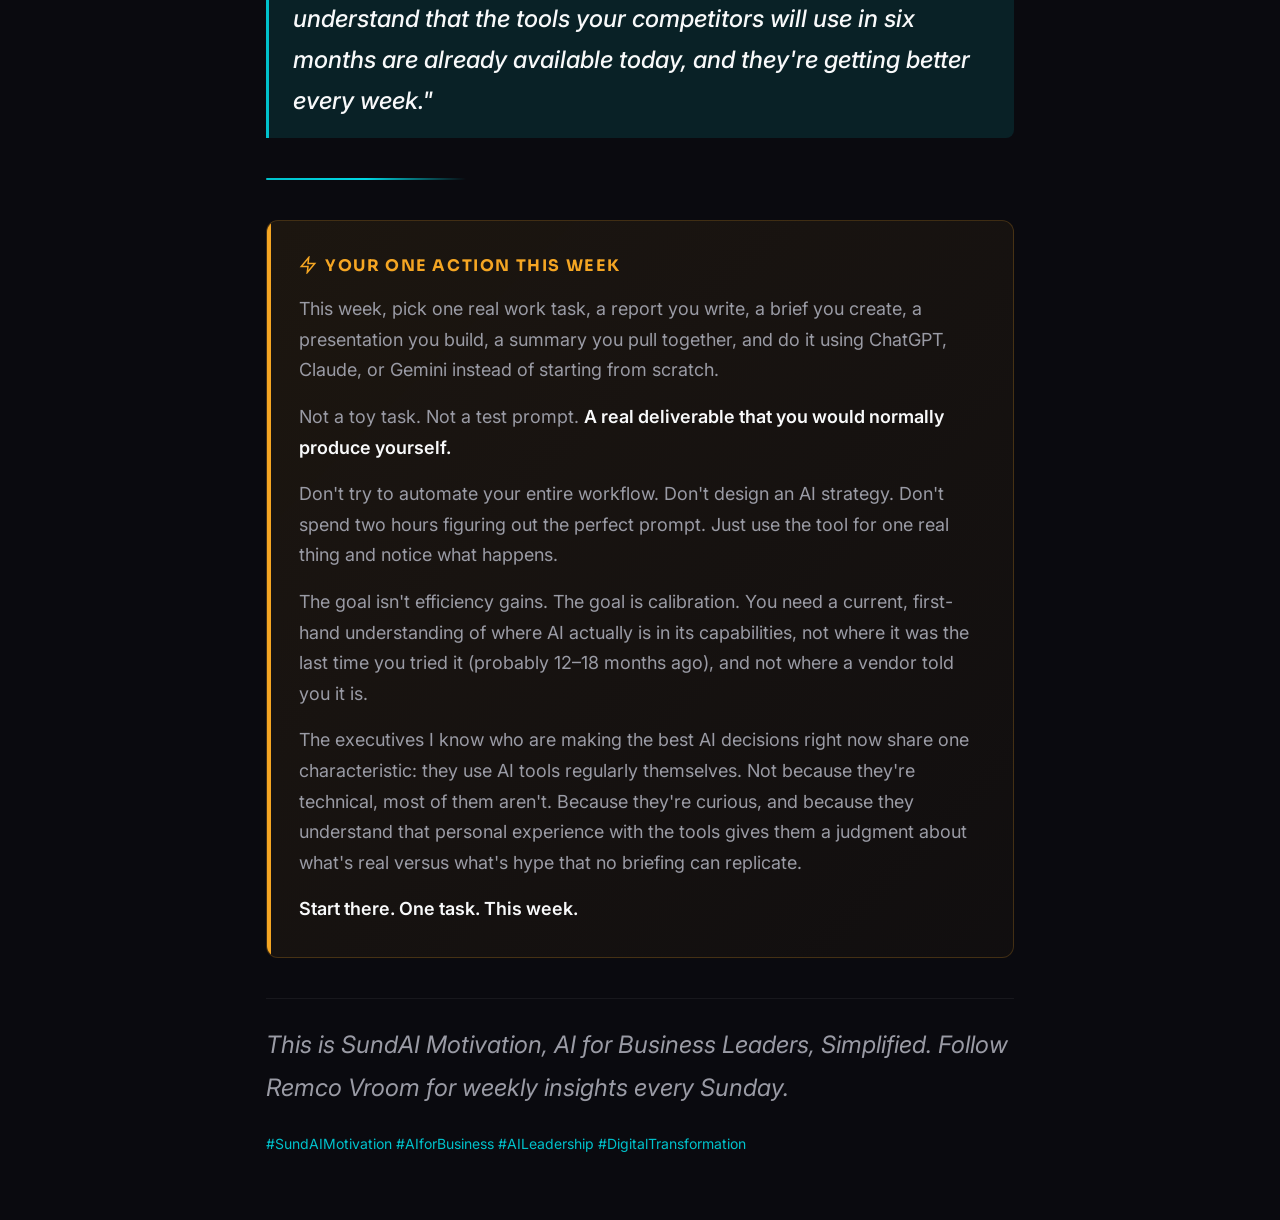
<file: articles/week01-speed-of-ai.html>
<!DOCTYPE html>
<html lang="en" data-theme="dark">
<head>
  <meta charset="UTF-8">
  <meta name="viewport" content="width=device-width, initial-scale=1.0">
  <title>AI Is Moving at the Speed of Light. Here's What That Actually Means for Your Business., Remco Vroom | SundAI Motivation</title>
  <meta name="description" content="Week 1 of SundAI Motivation, AI for Business Leaders, Simplified. By Remco Vroom.">

  <link rel="preconnect" href="https://fonts.googleapis.com">
  <link rel="preconnect" href="https://fonts.gstatic.com" crossorigin>
  <link href="https://fonts.googleapis.com/css2?family=Sora:wght@400;600;700;800&family=Inter:wght@400;500;600&family=JetBrains+Mono:wght@400&display=swap" rel="stylesheet">

  <link rel="stylesheet" href="../base.css">
  <link rel="stylesheet" href="../style.css">
  <link rel="stylesheet" href="../components.css">
  <link rel="stylesheet" href="../article.css">

  <script>document.documentElement.setAttribute('data-theme','dark');</script>
</head>
<body>
  <!-- Reading progress -->
  <div class="reading-progress" id="readingProgress" aria-hidden="true"></div>

  <!-- Navigation -->
  <nav class="article-nav-bar" id="articleNav" role="navigation" aria-label="Article navigation">
    <div class="article-nav-inner">
      <div class="article-nav-left">
        <a href="../index.html" class="nav-logo" aria-label="Remco Vroom home">
          <span class="nav-logo-monogram">RV</span>
        </a>
        <a href="../index.html#articles" class="article-back-link">
          <span aria-hidden="true">←</span>
          <span class="back-text">Back to Articles</span>
        </a>
      </div>
      <div class="nav-actions">
        <button data-theme-toggle aria-label="Switch to light mode" class="theme-btn">
          <svg width="20" height="20" viewBox="0 0 24 24" fill="none" stroke="currentColor" stroke-width="2"><circle cx="12" cy="12" r="5"/><path d="M12 1v2M12 21v2M4.22 4.22l1.42 1.42M18.36 18.36l1.42 1.42M1 12h2M21 12h2M4.22 19.78l1.42-1.42M18.36 5.64l1.42-1.42"/></svg>
        </button>
      </div>
    </div>
  </nav>

  <main>
    <!-- Article Header -->
    <header class="article-header">
      <img src="../assets/headers/week01-speed-of-ai.jpg" alt="AI Is Moving at the Speed of Light. Here's What That Actually Means for Your Business." class="article-header-image">
      <div class="article-header-overlay" aria-hidden="true"></div>
      <div class="article-header-content">
        <span class="article-header-label">SundAI Motivation, Week 1</span>
        <h1 class="article-header-title">AI Is Moving at the Speed of Light. Here's What That Actually Means for Your Business.</h1>
        <div class="article-meta">
          <span class="article-meta-item">Remco Vroom</span>
          <span class="article-meta-divider" aria-hidden="true">·</span>
          <span class="article-meta-item">Mar 8, 2026</span>
          <span class="article-meta-divider" aria-hidden="true">·</span>
          <span class="article-meta-item">7 min read</span>
        </div>
      </div>
    </header>

    <!-- Article Body -->
    <div class="article-body">
      <article class="article-content">

        <p class="article-lead">The most dangerous thing you can do right now is assume the AI landscape looks the same as it did six months ago.</p>

        <p>Good morning, and welcome to SundAI Motivation.</p>

        <p>Every Sunday I write one article for leaders who are serious about AI but don't have time to wade through the noise. No jargon. No hype. Just the signal you need to make better decisions this week.</p>

        <p>I started this series because I kept having the same conversation, on planes, at board dinners, in client offices, with CEOs, CFOs, and CMOs who were smart, capable, and quietly terrified. Not of AI failing. Of AI succeeding faster than they could respond.</p>

        <p>That fear is valid. But fear without information is just paralysis.</p>

        <p>So each week I'm going to give you information. Context. One action. And the confidence that comes from understanding what's actually happening, not the hype version, not the doom version, but the version that helps you make real decisions.</p>

        <p>Let's get into it.</p>

        <hr>

        <h3>This Week in AI</h3>

        <div class="ai-news-placeholder">
          <div class="ai-news-placeholder-icon">
            <svg width="20" height="20" viewBox="0 0 24 24" fill="none" stroke="currentColor" stroke-width="2"><path d="M13 2L3 14h9l-1 8 10-12h-9l1-8z"/></svg>
          </div>
          <div class="ai-news-placeholder-text">
            <strong>This Week in AI</strong>
            This section updates with the latest AI news each week, developments translated into plain business impact for leaders.
          </div>
        </div>

        <hr>

        <p>Now for this week's deep dive...</p>

        <h3>The Deep Dive: Why the Pace Itself Is the Point</h3>

        <h4>The Simple Version</h4>

        <p>AI is not just getting better. It's getting better faster than anything we've seen in modern business history. And the speed of change, not any individual tool or model, is now the thing you need to build your strategy around.</p>

        <hr>

        <h4>The Context</h4>

        <p>Let me give you a number that stopped me in my tracks the first time I saw it.</p>

        <p>In 2020, there were <strong>11 notable AI models</strong> released globally. That includes everything from the models powering research labs to the ones beginning to show up in enterprise software. Eleven. You could track them. You could evaluate them. You had time.</p>

        <p>In 2024, that number was <strong>81</strong>. And in 2025, we're tracking meaningful new model releases every single week, often multiple per week, from multiple labs, across multiple countries.</p>

        <p>That's not a trend line. That's a new operating environment.</p>

        <p>And critically, it's not just volume, it's capability at collapsing cost. The price of running AI inference, the cost of actually using these models to process tasks, has dropped dramatically. Work that cost $100 to process in 2023 now costs $10 or less. In many categories, the cost is approaching fractions of a cent per task. The economic floor keeps dropping, and it drops fast.</p>

        <p>Here's the moment that made this viscerally real for global markets.</p>

        <p>In January 2025, a Chinese AI lab called DeepSeek released a model that matched, and in some benchmarks beat, the leading American AI systems, including OpenAI's flagship GPT-4 class models. The extraordinary thing wasn't the performance. It was the cost. DeepSeek reportedly trained this model for approximately <strong>$6 million</strong>. For context, comparable American models had cost upwards of $100 million to develop.</p>

        <p>The reaction was immediate and historic. Nvidia's stock dropped <strong>$589 billion in a single trading day</strong>, the largest single-day market capitalization loss for any company in history. That number didn't represent panic. It represented an entire industry repricing its assumptions about what AI costs, who can build it, and how wide any competitive moat actually is.</p>

        <p>If AI capability at that level can be built for $6 million, the cost structure of the entire industry shifts overnight. The barrier to entry drops. The number of players increases. The pace accelerates further.</p>

        <p>This is what I mean when I say the pace itself is the point. We're not living through a steady improvement curve. We're living through a compounding acceleration where each breakthrough reduces the cost and time required for the next one.</p>

        <p>The leaders I talk with most often frame their approach as "keeping an eye on AI." I understand what they mean, they're not ignoring it, they're monitoring it. But keeping an eye on AI in 2025 is structurally similar to keeping an eye on the internet in 2001. The window for passive observation is closing. The window for building is wide open, but not indefinitely.</p>

        <p>Companies that made meaningful commitments in 2023 and 2024 now have 18 to 24 months of real-world learning embedded in their systems. That gap compounds. And unlike capital, organizational learning isn't something you can acquire quickly by spending money.</p>

        <p>The pace is the point. Let's talk about what that means for how you think about it.</p>

        <hr>

        <h4>The Analogy</h4>

        <p>Think about internet speed, something every business leader already understands intuitively.</p>

        <p>In 2020, AI was dial-up. You could do basic things. It was slow, unreliable, and you built your business strategy around its limitations. Yes, it existed. Yes, some people were using it. But the use cases were narrow, the results were inconsistent, and most executives were right to treat it as a novelty.</p>

        <p>By 2023, we had broadband. Meaningfully faster, more reliable, genuinely useful for real business tasks. But still with constraints. You could do quite a bit, but you were still running into walls regularly.</p>

        <p>In 2025, we have fiber optic AI. The infrastructure constraint is effectively gone. The question is no longer "is this good enough to be useful?" It's <strong>"what are we going to build now that the infrastructure supports it?"</strong></p>

        <p>Here's the thing about internet speed that's easy to forget: you couldn't have run Netflix on dial-up. It wasn't a Netflix problem, it was an infrastructure problem. The business model was sound. The customer desire was there. The infrastructure just wasn't ready.</p>

        <p>That infrastructure constraint is now solved for AI. Which means the question has shifted entirely to: what business model do you want to build on top of it?</p>

        <p>The companies asking that question now, and building the answers, are the ones that will look like Netflix in 2010. Everyone else is still deciding whether streaming is worth paying attention to.</p>

        <hr>

        <div class="case-study">
          <span class="case-study-label">Case Study</span>
          <p>I've seen this play out firsthand inside our organization, and I want to share it because it illustrates what "moving fast" actually looks like in practice, not as an abstract principle, but as a sequence of real decisions.</p>
          <p>In January 2024, at CES in Las Vegas, we unveiled a concept: an AI-native marketing platform that would cover the full lifecycle of content and campaigns, from strategy and creative ideation through production, deployment, and performance optimization. We called it <strong>our AI platform</strong>.</p>
          <p>At that point, it was a vision backed by early infrastructure. The models were advancing fast. The use cases were becoming clearer. We made a bet that the technology would get to where we needed it to be, and we started building toward that future state rather than waiting for it to arrive.</p>
          <p>Eighteen months later, at Cannes Lions 2025, we presented our AI platform as a fully operational "agent marketing factory." Not a prototype. Not a proof of concept. A system running at scale for some of the most demanding brands in the world.</p>
          <p>In those same 18 months, We were named <strong>Adweek's first-ever AI Agency of the Year</strong>. Not because we had the most sophisticated slides about AI. Because we had the most sophisticated deployment of it.</p>
          <p>That trajectory, from concept at CES to operational platform at Cannes, in 18 months, was only possible because we started building on moving ground. The models changed. The capabilities shifted. New tools emerged that we hadn't anticipated. We had to rebuild parts of the architecture multiple times.</p>
          <p>But because we were already operating, we could adapt. We had real-world feedback loops. We knew what was working and what wasn't. We were learning at a pace that only comes from doing, not watching.</p>
          <p>The pace of AI means the advantage goes to organizations that accept the discomfort of building before everything is certain. That's uncomfortable. But it's also how the gap gets created, and maintained.</p>
        </div>

        <blockquote>
          <p>"You don't need to understand every AI model. You need to understand that the tools your competitors will use in six months are already available today, and they're getting better every week."</p>
        </blockquote>

        <hr>

        <div class="action-callout">
          <div class="action-callout-label">
            <svg width="18" height="18" viewBox="0 0 24 24" fill="none" stroke="currentColor" stroke-width="2"><path d="M13 2L3 14h9l-1 8 10-12h-9l1-8z"/></svg>
            Your One Action This Week
          </div>
          <p>This week, pick one real work task, a report you write, a brief you create, a presentation you build, a summary you pull together, and do it using ChatGPT, Claude, or Gemini instead of starting from scratch.</p>
          <p>Not a toy task. Not a test prompt. <strong>A real deliverable that you would normally produce yourself.</strong></p>
          <p>Don't try to automate your entire workflow. Don't design an AI strategy. Don't spend two hours figuring out the perfect prompt. Just use the tool for one real thing and notice what happens.</p>
          <p>The goal isn't efficiency gains. The goal is calibration. You need a current, first-hand understanding of where AI actually is in its capabilities, not where it was the last time you tried it (probably 12–18 months ago), and not where a vendor told you it is.</p>
          <p>The executives I know who are making the best AI decisions right now share one characteristic: they use AI tools regularly themselves. Not because they're technical, most of them aren't. Because they're curious, and because they understand that personal experience with the tools gives them a judgment about what's real versus what's hype that no briefing can replicate.</p>
          <p><strong>Start there. One task. This week.</strong></p>
        </div>

        <div class="article-series-footer">
          <p>This is SundAI Motivation, AI for Business Leaders, Simplified. Follow Remco Vroom for weekly insights every Sunday.</p>
          <span class="hashtags">#SundAIMotivation #AIforBusiness #AILeadership #DigitalTransformation</span>
        </div>

      </article>
    </div>
  </main>

  <script>
  (function() {
    'use strict';
    
    // Theme toggle
    const toggle = document.querySelector('[data-theme-toggle]');
    const root = document.documentElement;
    let theme = 'dark';
    
    function updateToggleIcon() {
      if (!toggle) return;
      toggle.innerHTML = theme === 'dark'
        ? '<svg width="20" height="20" viewBox="0 0 24 24" fill="none" stroke="currentColor" stroke-width="2"><circle cx="12" cy="12" r="5"/><path d="M12 1v2M12 21v2M4.22 4.22l1.42 1.42M18.36 18.36l1.42 1.42M1 12h2M21 12h2M4.22 19.78l1.42-1.42M18.36 5.64l1.42-1.42"/></svg>'
        : '<svg width="20" height="20" viewBox="0 0 24 24" fill="none" stroke="currentColor" stroke-width="2"><path d="M21 12.79A9 9 0 1 1 11.21 3 7 7 0 0 0 21 12.79z"/></svg>';
      toggle.setAttribute('aria-label', `Switch to ${theme === 'dark' ? 'light' : 'dark'} mode`);
    }
    
    if (toggle) {
      toggle.addEventListener('click', () => {
        theme = theme === 'dark' ? 'light' : 'dark';
        root.setAttribute('data-theme', theme);
        updateToggleIcon();
        updateNavBg();
      });
    }
    updateToggleIcon();
    
    // Nav scroll effect
    const nav = document.getElementById('articleNav');
    function updateNavBg() {
      if (window.scrollY > 50) {
        nav.classList.add('scrolled');
      } else {
        nav.classList.remove('scrolled');
      }
    }
    window.addEventListener('scroll', updateNavBg, { passive: true });
    updateNavBg();
    
    // Reading progress
    const progressBar = document.getElementById('readingProgress');
    function updateProgress() {
      const scrollTop = window.scrollY;
      const docHeight = document.documentElement.scrollHeight - window.innerHeight;
      const progress = docHeight > 0 ? (scrollTop / docHeight) * 100 : 0;
      progressBar.style.width = progress + '%';
    }
    window.addEventListener('scroll', updateProgress, { passive: true });
    updateProgress();
  })();
  </script>
</body>
</html>
</file>
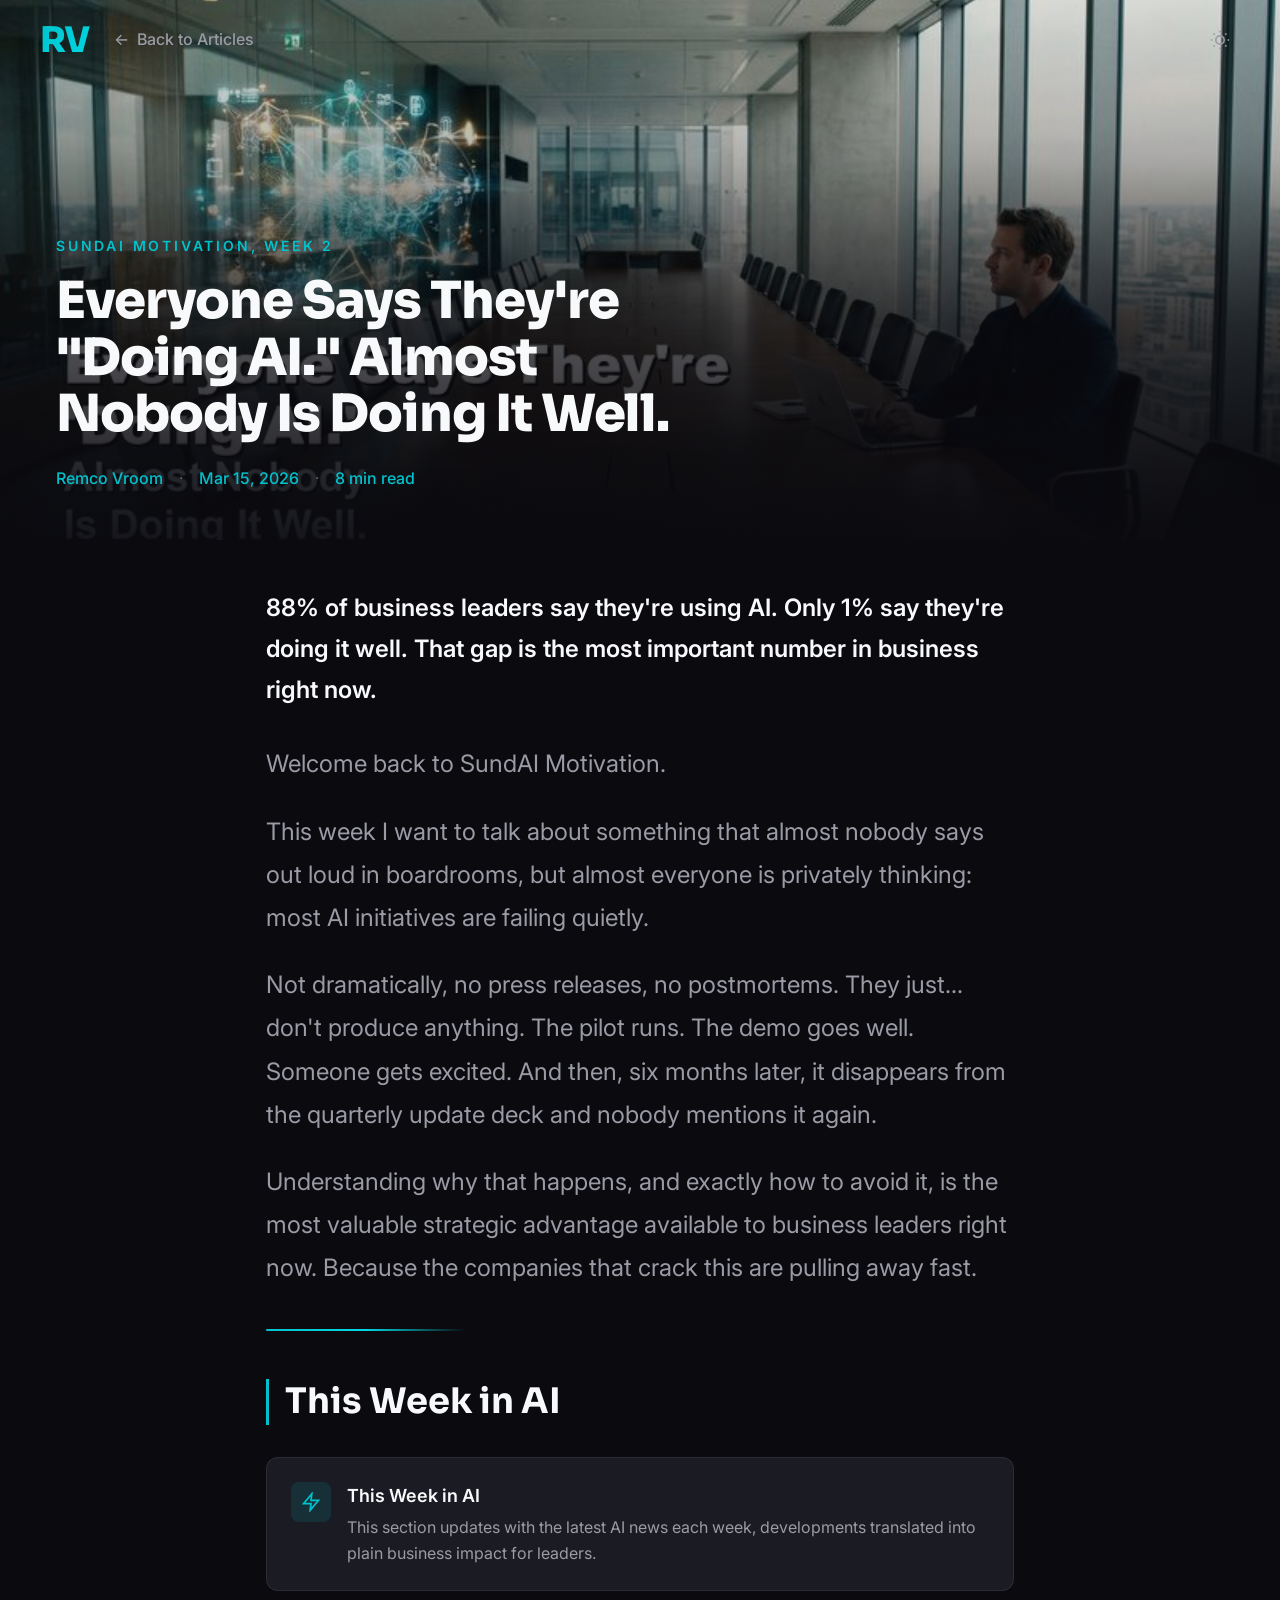
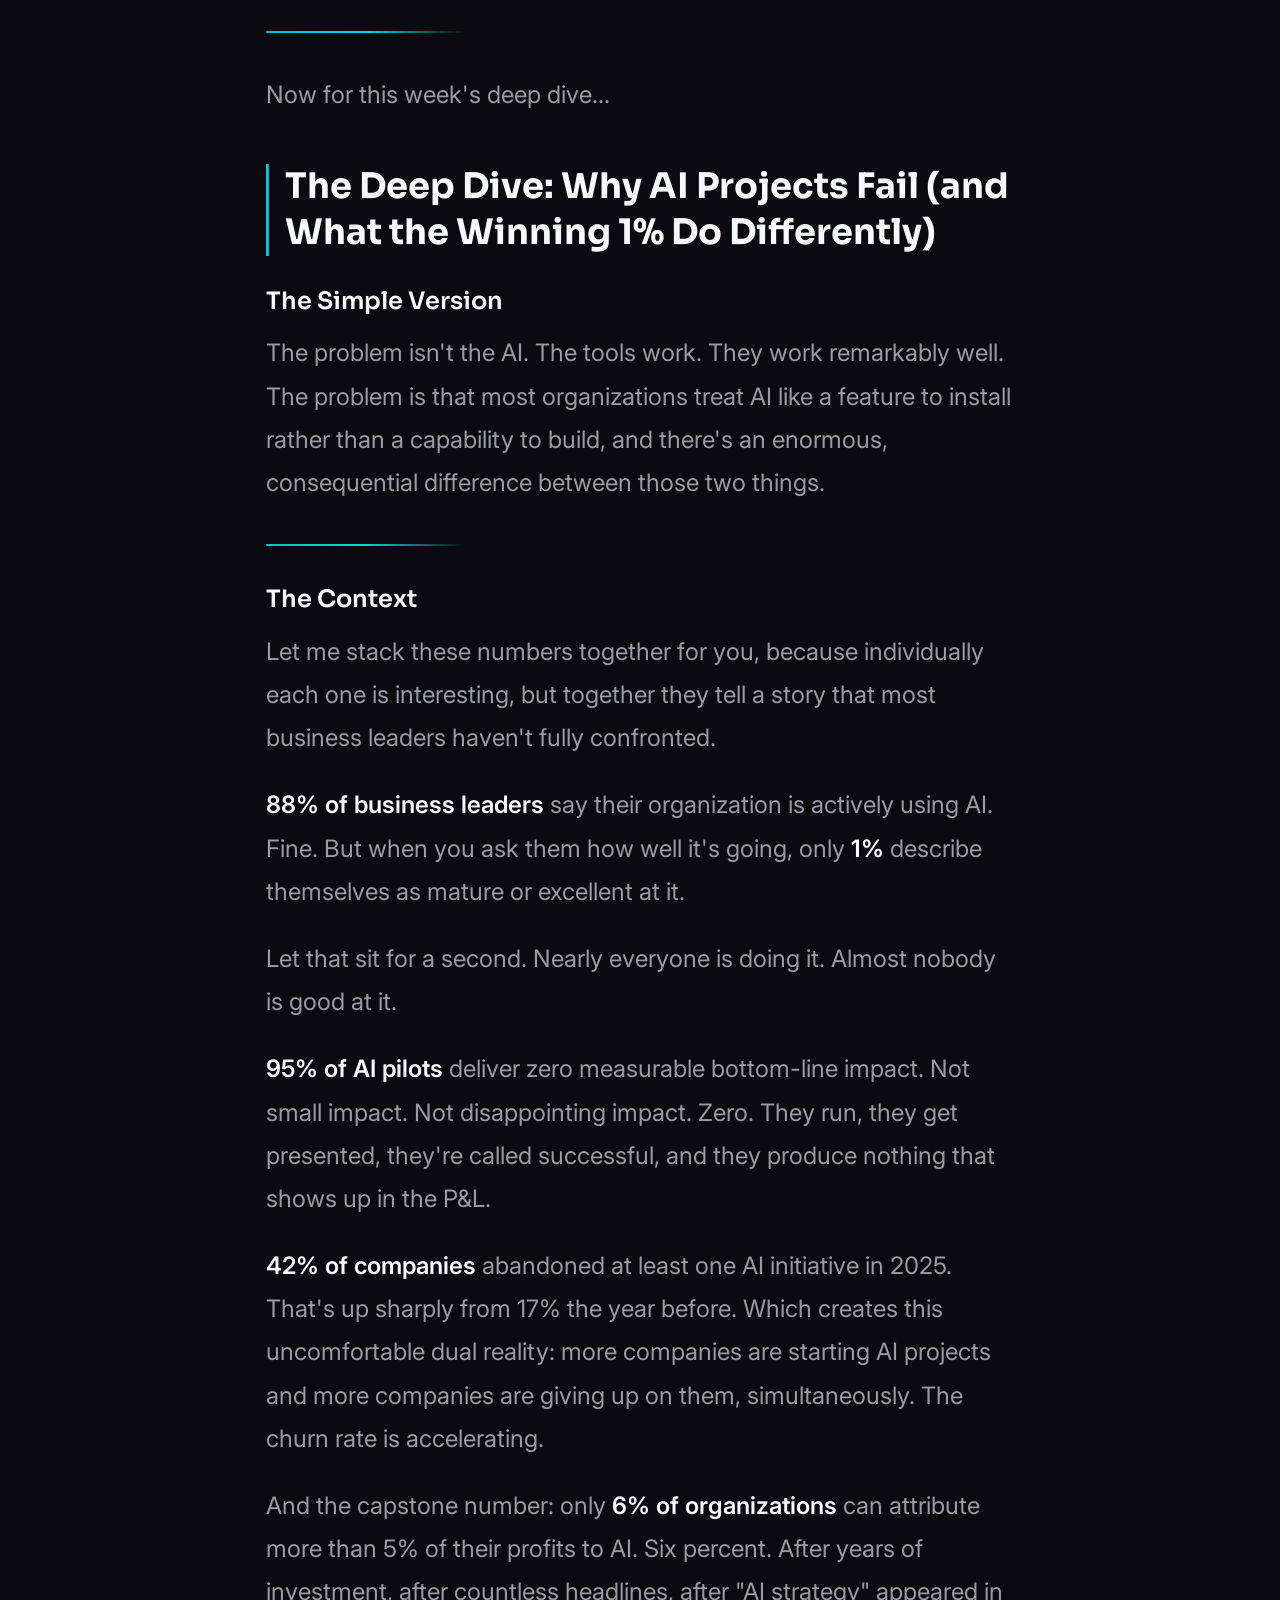
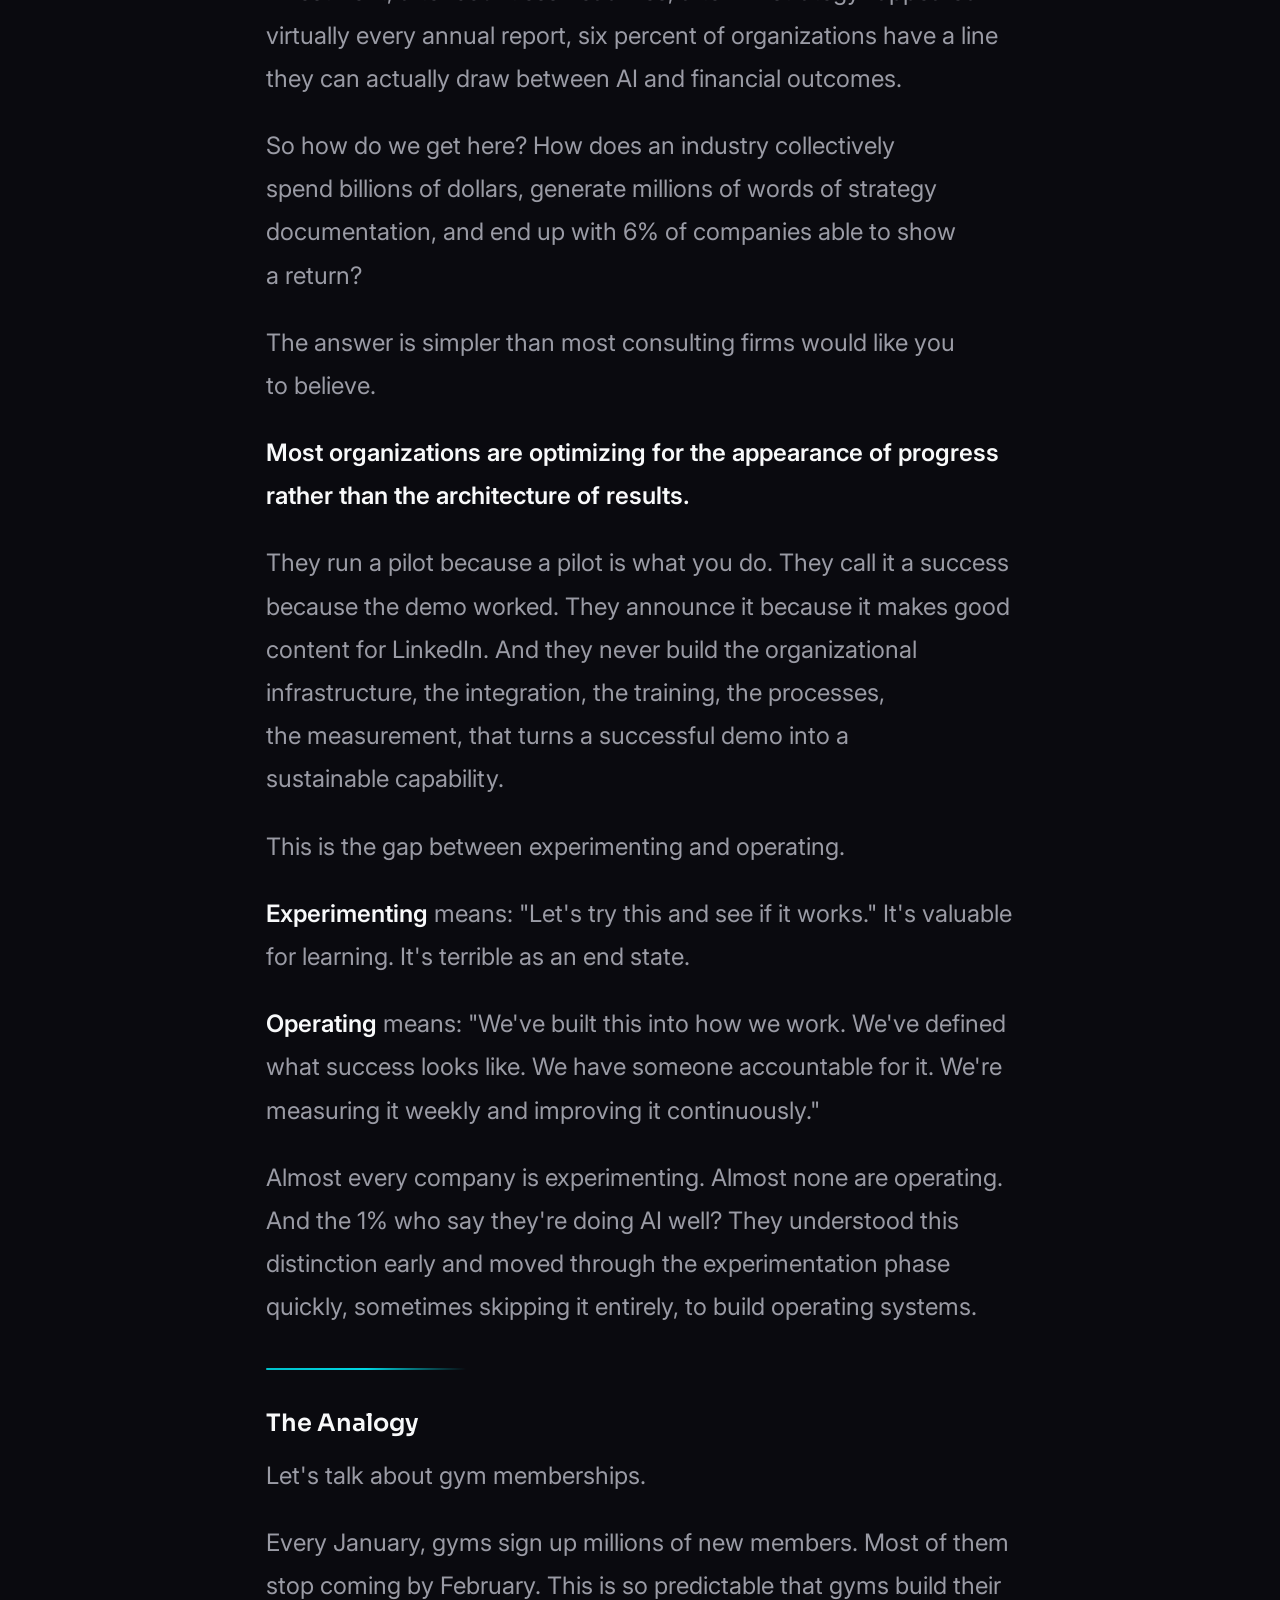
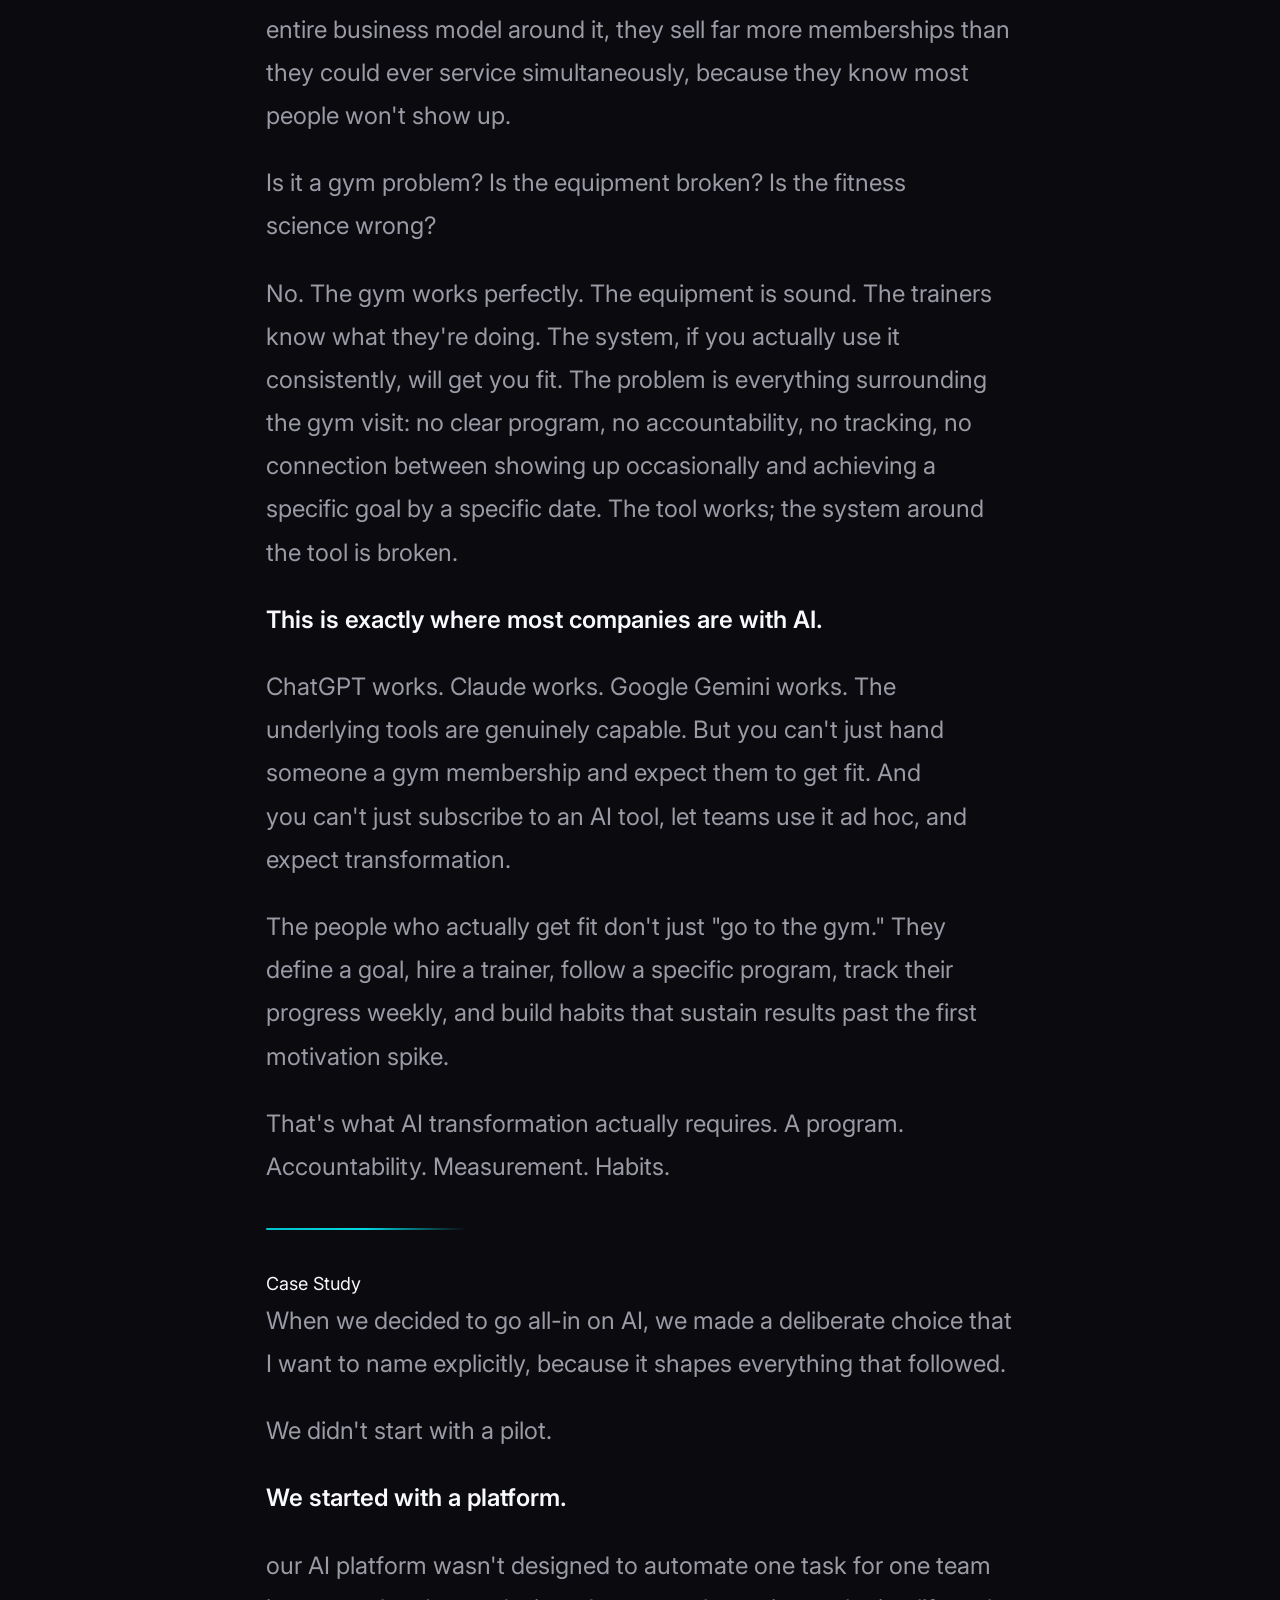
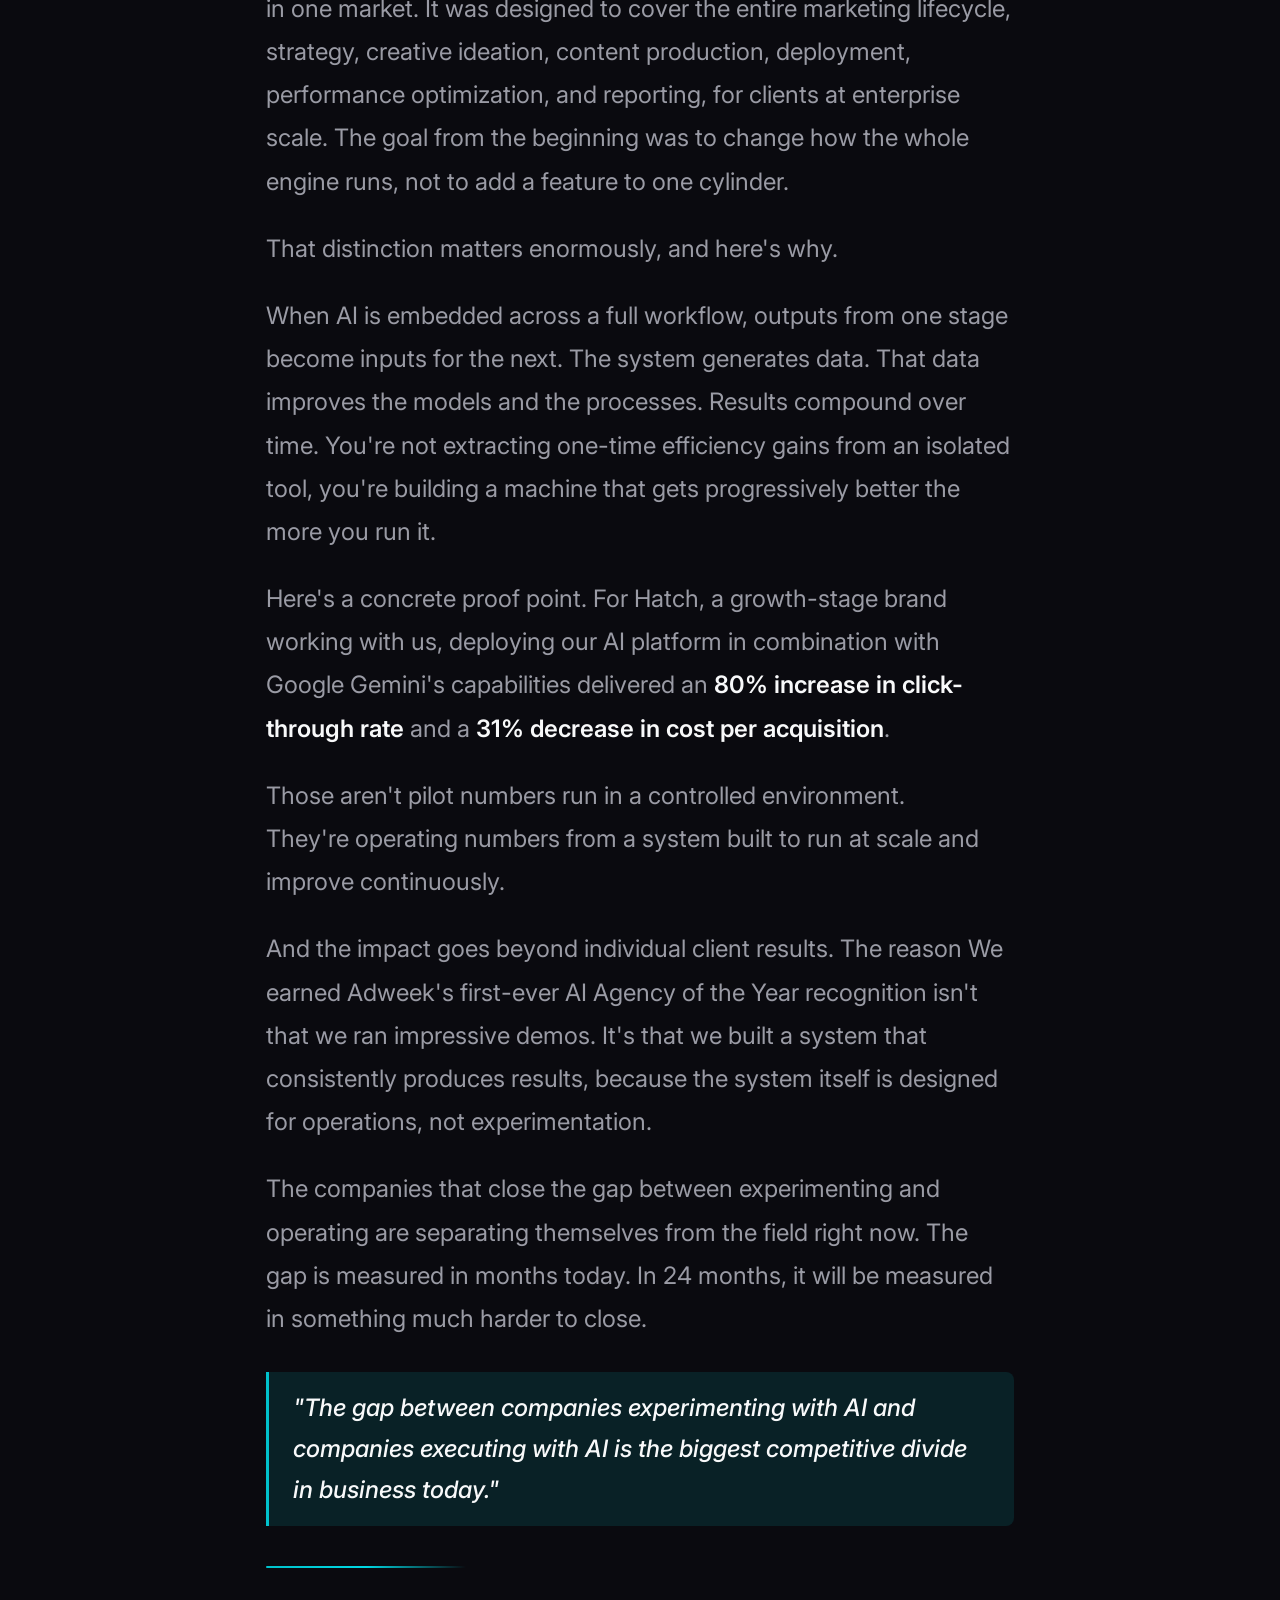
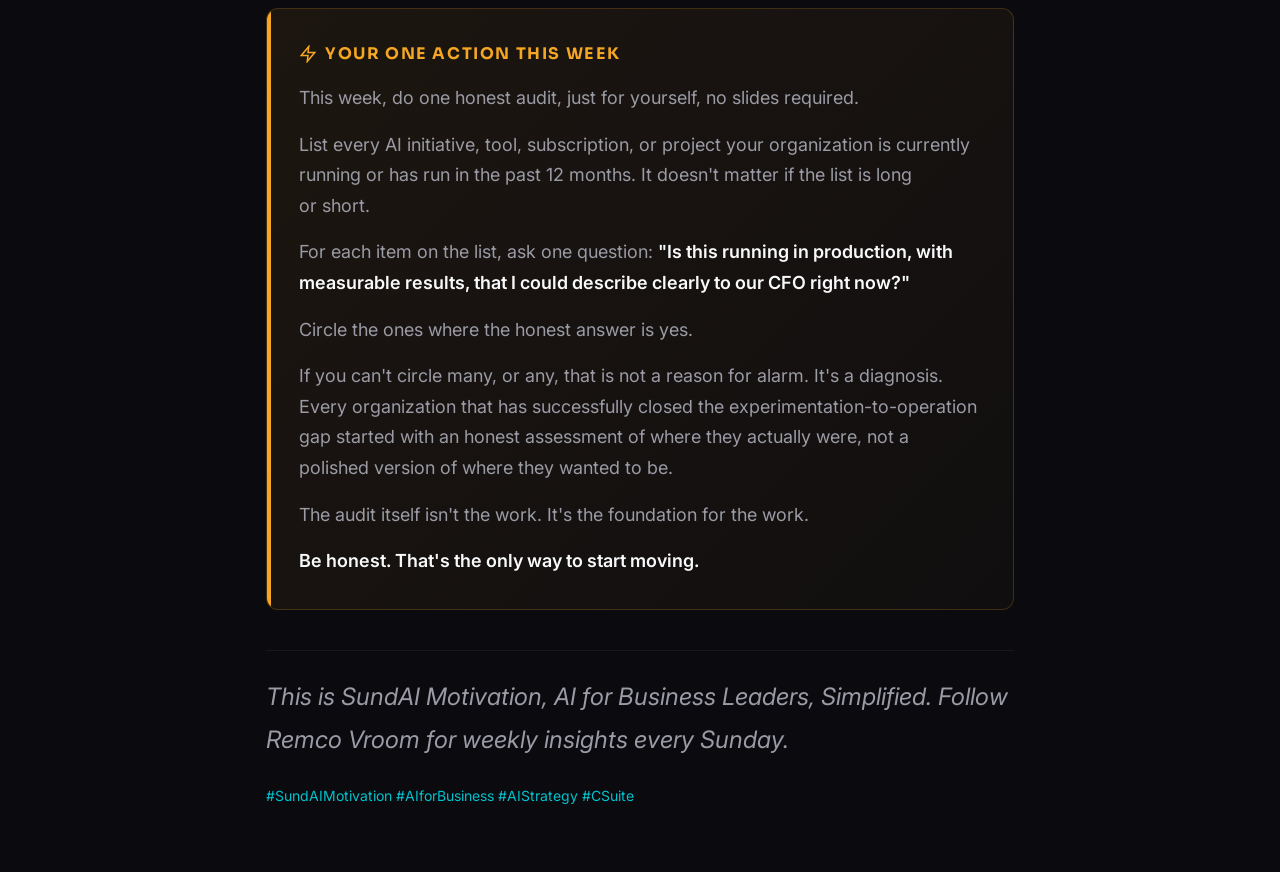
<file: articles/week02-ambition-execution-gap.html>
<!DOCTYPE html>
<html lang="en" data-theme="dark">
<head>
  <meta charset="UTF-8">
  <meta name="viewport" content="width=device-width, initial-scale=1.0">
  <title>Everyone Says They're "Doing AI." Almost Nobody Is Doing It Well., Remco Vroom | SundAI Motivation</title>
  <meta name="description" content="Week 2 of SundAI Motivation, AI for Business Leaders, Simplified. By Remco Vroom.">

  <link rel="preconnect" href="https://fonts.googleapis.com">
  <link rel="preconnect" href="https://fonts.gstatic.com" crossorigin>
  <link href="https://fonts.googleapis.com/css2?family=Sora:wght@400;600;700;800&family=Inter:wght@400;500;600&family=JetBrains+Mono:wght@400&display=swap" rel="stylesheet">

  <link rel="stylesheet" href="../base.css">
  <link rel="stylesheet" href="../style.css">
  <link rel="stylesheet" href="../components.css">
  <link rel="stylesheet" href="../article.css">

  <script>document.documentElement.setAttribute('data-theme','dark');</script>
</head>
<body>
  <!-- Reading progress -->
  <div class="reading-progress" id="readingProgress" aria-hidden="true"></div>

  <!-- Navigation -->
  <nav class="article-nav-bar" id="articleNav" role="navigation" aria-label="Article navigation">
    <div class="article-nav-inner">
      <div class="article-nav-left">
        <a href="../index.html" class="nav-logo" aria-label="Remco Vroom home">
          <span class="nav-logo-monogram">RV</span>
        </a>
        <a href="../index.html#articles" class="article-back-link">
          <span aria-hidden="true">←</span>
          <span class="back-text">Back to Articles</span>
        </a>
      </div>
      <div class="nav-actions">
        <button data-theme-toggle aria-label="Switch to light mode" class="theme-btn">
          <svg width="20" height="20" viewBox="0 0 24 24" fill="none" stroke="currentColor" stroke-width="2"><circle cx="12" cy="12" r="5"/><path d="M12 1v2M12 21v2M4.22 4.22l1.42 1.42M18.36 18.36l1.42 1.42M1 12h2M21 12h2M4.22 19.78l1.42-1.42M18.36 5.64l1.42-1.42"/></svg>
        </button>
      </div>
    </div>
  </nav>

  <main>
    <!-- Article Header -->
    <header class="article-header">
      <img src="../assets/headers/week02-ambition-execution-gap.jpg" alt="Everyone Says They're &quot;Doing AI.&quot; Almost Nobody Is Doing It Well." class="article-header-image">
      <div class="article-header-overlay" aria-hidden="true"></div>
      <div class="article-header-content">
        <span class="article-header-label">SundAI Motivation, Week 2</span>
        <h1 class="article-header-title">Everyone Says They're "Doing AI." Almost Nobody Is Doing It Well.</h1>
        <div class="article-meta">
          <span class="article-meta-item">Remco Vroom</span>
          <span class="article-meta-divider" aria-hidden="true">·</span>
          <span class="article-meta-item">Mar 15, 2026</span>
          <span class="article-meta-divider" aria-hidden="true">·</span>
          <span class="article-meta-item">8 min read</span>
        </div>
      </div>
    </header>

    <!-- Article Body -->
    <div class="article-body">
      <article class="article-content">

        <p class="article-lead">88% of business leaders say they're using AI. Only 1% say they're doing it well. That gap is the most important number in business right now.</p>

        <p>Welcome back to SundAI Motivation.</p>

        <p>This week I want to talk about something that almost nobody says out loud in boardrooms, but almost everyone is privately thinking: most AI initiatives are failing quietly.</p>

        <p>Not dramatically, no press releases, no postmortems. They just... don't produce anything. The pilot runs. The demo goes well. Someone gets excited. And then, six months later, it disappears from the quarterly update deck and nobody mentions it again.</p>

        <p>Understanding why that happens, and exactly how to avoid it, is the most valuable strategic advantage available to business leaders right now. Because the companies that crack this are pulling away fast.</p>

        <hr>

        <h3>This Week in AI</h3>

        <div class="ai-news-placeholder">
          <div class="ai-news-placeholder-icon">
            <svg width="20" height="20" viewBox="0 0 24 24" fill="none" stroke="currentColor" stroke-width="2"><path d="M13 2L3 14h9l-1 8 10-12h-9l1-8z"/></svg>
          </div>
          <div class="ai-news-placeholder-text">
            <strong>This Week in AI</strong>
            This section updates with the latest AI news each week, developments translated into plain business impact for leaders.
          </div>
        </div>

        <hr>

        <p>Now for this week's deep dive...</p>

        <h3>The Deep Dive: Why AI Projects Fail (and What the Winning 1% Do Differently)</h3>

        <h4>The Simple Version</h4>

        <p>The problem isn't the AI. The tools work. They work remarkably well. The problem is that most organizations treat AI like a feature to install rather than a capability to build, and there's an enormous, consequential difference between those two things.</p>

        <hr>

        <h4>The Context</h4>

        <p>Let me stack these numbers together for you, because individually each one is interesting, but together they tell a story that most business leaders haven't fully confronted.</p>

        <p><strong>88% of business leaders</strong> say their organization is actively using AI. Fine. But when you ask them how well it's going, only <strong>1%</strong> describe themselves as mature or excellent at it.</p>

        <p>Let that sit for a second. Nearly everyone is doing it. Almost nobody is good at it.</p>

        <p><strong>95% of AI pilots</strong> deliver zero measurable bottom-line impact. Not small impact. Not disappointing impact. Zero. They run, they get presented, they're called successful, and they produce nothing that shows up in the P&L.</p>

        <p><strong>42% of companies</strong> abandoned at least one AI initiative in 2025. That's up sharply from 17% the year before. Which creates this uncomfortable dual reality: more companies are starting AI projects and more companies are giving up on them, simultaneously. The churn rate is accelerating.</p>

        <p>And the capstone number: only <strong>6% of organizations</strong> can attribute more than 5% of their profits to AI. Six percent. After years of investment, after countless headlines, after "AI strategy" appeared in virtually every annual report, six percent of organizations have a line they can actually draw between AI and financial outcomes.</p>

        <p>So how do we get here? How does an industry collectively spend billions of dollars, generate millions of words of strategy documentation, and end up with 6% of companies able to show a return?</p>

        <p>The answer is simpler than most consulting firms would like you to believe.</p>

        <p><strong>Most organizations are optimizing for the appearance of progress rather than the architecture of results.</strong></p>

        <p>They run a pilot because a pilot is what you do. They call it a success because the demo worked. They announce it because it makes good content for LinkedIn. And they never build the organizational infrastructure, the integration, the training, the processes, the measurement, that turns a successful demo into a sustainable capability.</p>

        <p>This is the gap between experimenting and operating.</p>

        <p><strong>Experimenting</strong> means: "Let's try this and see if it works." It's valuable for learning. It's terrible as an end state.</p>

        <p><strong>Operating</strong> means: "We've built this into how we work. We've defined what success looks like. We have someone accountable for it. We're measuring it weekly and improving it continuously."</p>

        <p>Almost every company is experimenting. Almost none are operating. And the 1% who say they're doing AI well? They understood this distinction early and moved through the experimentation phase quickly, sometimes skipping it entirely, to build operating systems.</p>

        <hr>

        <h4>The Analogy</h4>

        <p>Let's talk about gym memberships.</p>

        <p>Every January, gyms sign up millions of new members. Most of them stop coming by February. This is so predictable that gyms build their entire business model around it, they sell far more memberships than they could ever service simultaneously, because they know most people won't show up.</p>

        <p>Is it a gym problem? Is the equipment broken? Is the fitness science wrong?</p>

        <p>No. The gym works perfectly. The equipment is sound. The trainers know what they're doing. The system, if you actually use it consistently, will get you fit. The problem is everything surrounding the gym visit: no clear program, no accountability, no tracking, no connection between showing up occasionally and achieving a specific goal by a specific date. The tool works; the system around the tool is broken.</p>

        <p><strong>This is exactly where most companies are with AI.</strong></p>

        <p>ChatGPT works. Claude works. Google Gemini works. The underlying tools are genuinely capable. But you can't just hand someone a gym membership and expect them to get fit. And you can't just subscribe to an AI tool, let teams use it ad hoc, and expect transformation.</p>

        <p>The people who actually get fit don't just "go to the gym." They define a goal, hire a trainer, follow a specific program, track their progress weekly, and build habits that sustain results past the first motivation spike.</p>

        <p>That's what AI transformation actually requires. A program. Accountability. Measurement. Habits.</p>

        <hr>

        <div class="case-study">
          <span class="case-study-label">Case Study</span>
          <p>When we decided to go all-in on AI, we made a deliberate choice that I want to name explicitly, because it shapes everything that followed.</p>
          <p>We didn't start with a pilot.</p>
          <p><strong>We started with a platform.</strong></p>
          <p>our AI platform wasn't designed to automate one task for one team in one market. It was designed to cover the entire marketing lifecycle, strategy, creative ideation, content production, deployment, performance optimization, and reporting, for clients at enterprise scale. The goal from the beginning was to change how the whole engine runs, not to add a feature to one cylinder.</p>
          <p>That distinction matters enormously, and here's why.</p>
          <p>When AI is embedded across a full workflow, outputs from one stage become inputs for the next. The system generates data. That data improves the models and the processes. Results compound over time. You're not extracting one-time efficiency gains from an isolated tool, you're building a machine that gets progressively better the more you run it.</p>
          <p>Here's a concrete proof point. For Hatch, a growth-stage brand working with us, deploying our AI platform in combination with Google Gemini's capabilities delivered an <strong>80% increase in click-through rate</strong> and a <strong>31% decrease in cost per acquisition</strong>.</p>
          <p>Those aren't pilot numbers run in a controlled environment. They're operating numbers from a system built to run at scale and improve continuously.</p>
          <p>And the impact goes beyond individual client results. The reason We earned Adweek's first-ever AI Agency of the Year recognition isn't that we ran impressive demos. It's that we built a system that consistently produces results, because the system itself is designed for operations, not experimentation.</p>
          <p>The companies that close the gap between experimenting and operating are separating themselves from the field right now. The gap is measured in months today. In 24 months, it will be measured in something much harder to close.</p>
        </div>

        <blockquote>
          <p>"The gap between companies experimenting with AI and companies executing with AI is the biggest competitive divide in business today."</p>
        </blockquote>

        <hr>

        <div class="action-callout">
          <div class="action-callout-label">
            <svg width="18" height="18" viewBox="0 0 24 24" fill="none" stroke="currentColor" stroke-width="2"><path d="M13 2L3 14h9l-1 8 10-12h-9l1-8z"/></svg>
            Your One Action This Week
          </div>
          <p>This week, do one honest audit, just for yourself, no slides required.</p>
          <p>List every AI initiative, tool, subscription, or project your organization is currently running or has run in the past 12 months. It doesn't matter if the list is long or short.</p>
          <p>For each item on the list, ask one question: <strong>"Is this running in production, with measurable results, that I could describe clearly to our CFO right now?"</strong></p>
          <p>Circle the ones where the honest answer is yes.</p>
          <p>If you can't circle many, or any, that is not a reason for alarm. It's a diagnosis. Every organization that has successfully closed the experimentation-to-operation gap started with an honest assessment of where they actually were, not a polished version of where they wanted to be.</p>
          <p>The audit itself isn't the work. It's the foundation for the work.</p>
          <p><strong>Be honest. That's the only way to start moving.</strong></p>
        </div>

        <div class="article-series-footer">
          <p>This is SundAI Motivation, AI for Business Leaders, Simplified. Follow Remco Vroom for weekly insights every Sunday.</p>
          <span class="hashtags">#SundAIMotivation #AIforBusiness #AIStrategy #CSuite</span>
        </div>

      </article>
    </div>
  </footer>

  <script>
  (function() {
    'use strict';
    
    // Theme toggle
    const toggle = document.querySelector('[data-theme-toggle]');
    const root = document.documentElement;
    let theme = 'dark';
    
    function updateToggleIcon() {
      if (!toggle) return;
      toggle.innerHTML = theme === 'dark'
        ? '<svg width="20" height="20" viewBox="0 0 24 24" fill="none" stroke="currentColor" stroke-width="2"><circle cx="12" cy="12" r="5"/><path d="M12 1v2M12 21v2M4.22 4.22l1.42 1.42M18.36 18.36l1.42 1.42M1 12h2M21 12h2M4.22 19.78l1.42-1.42M18.36 5.64l1.42-1.42"/></svg>'
        : '<svg width="20" height="20" viewBox="0 0 24 24" fill="none" stroke="currentColor" stroke-width="2"><path d="M21 12.79A9 9 0 1 1 11.21 3 7 7 0 0 0 21 12.79z"/></svg>';
      toggle.setAttribute('aria-label', `Switch to ${theme === 'dark' ? 'light' : 'dark'} mode`);
    }
    
    if (toggle) {
      toggle.addEventListener('click', () => {
        theme = theme === 'dark' ? 'light' : 'dark';
        root.setAttribute('data-theme', theme);
        updateToggleIcon();
        updateNavBg();
      });
    }
    updateToggleIcon();
    
    // Nav scroll effect
    const nav = document.getElementById('articleNav');
    function updateNavBg() {
      if (window.scrollY > 50) {
        nav.classList.add('scrolled');
      } else {
        nav.classList.remove('scrolled');
      }
    }
    window.addEventListener('scroll', updateNavBg, { passive: true });
    updateNavBg();
    
    // Reading progress
    const progressBar = document.getElementById('readingProgress');
    function updateProgress() {
      const scrollTop = window.scrollY;
      const docHeight = document.documentElement.scrollHeight - window.innerHeight;
      const progress = docHeight > 0 ? (scrollTop / docHeight) * 100 : 0;
      progressBar.style.width = progress + '%';
    }
    window.addEventListener('scroll', updateProgress, { passive: true });
    updateProgress();
  })();
  </script>
</body>
</html>
</file>
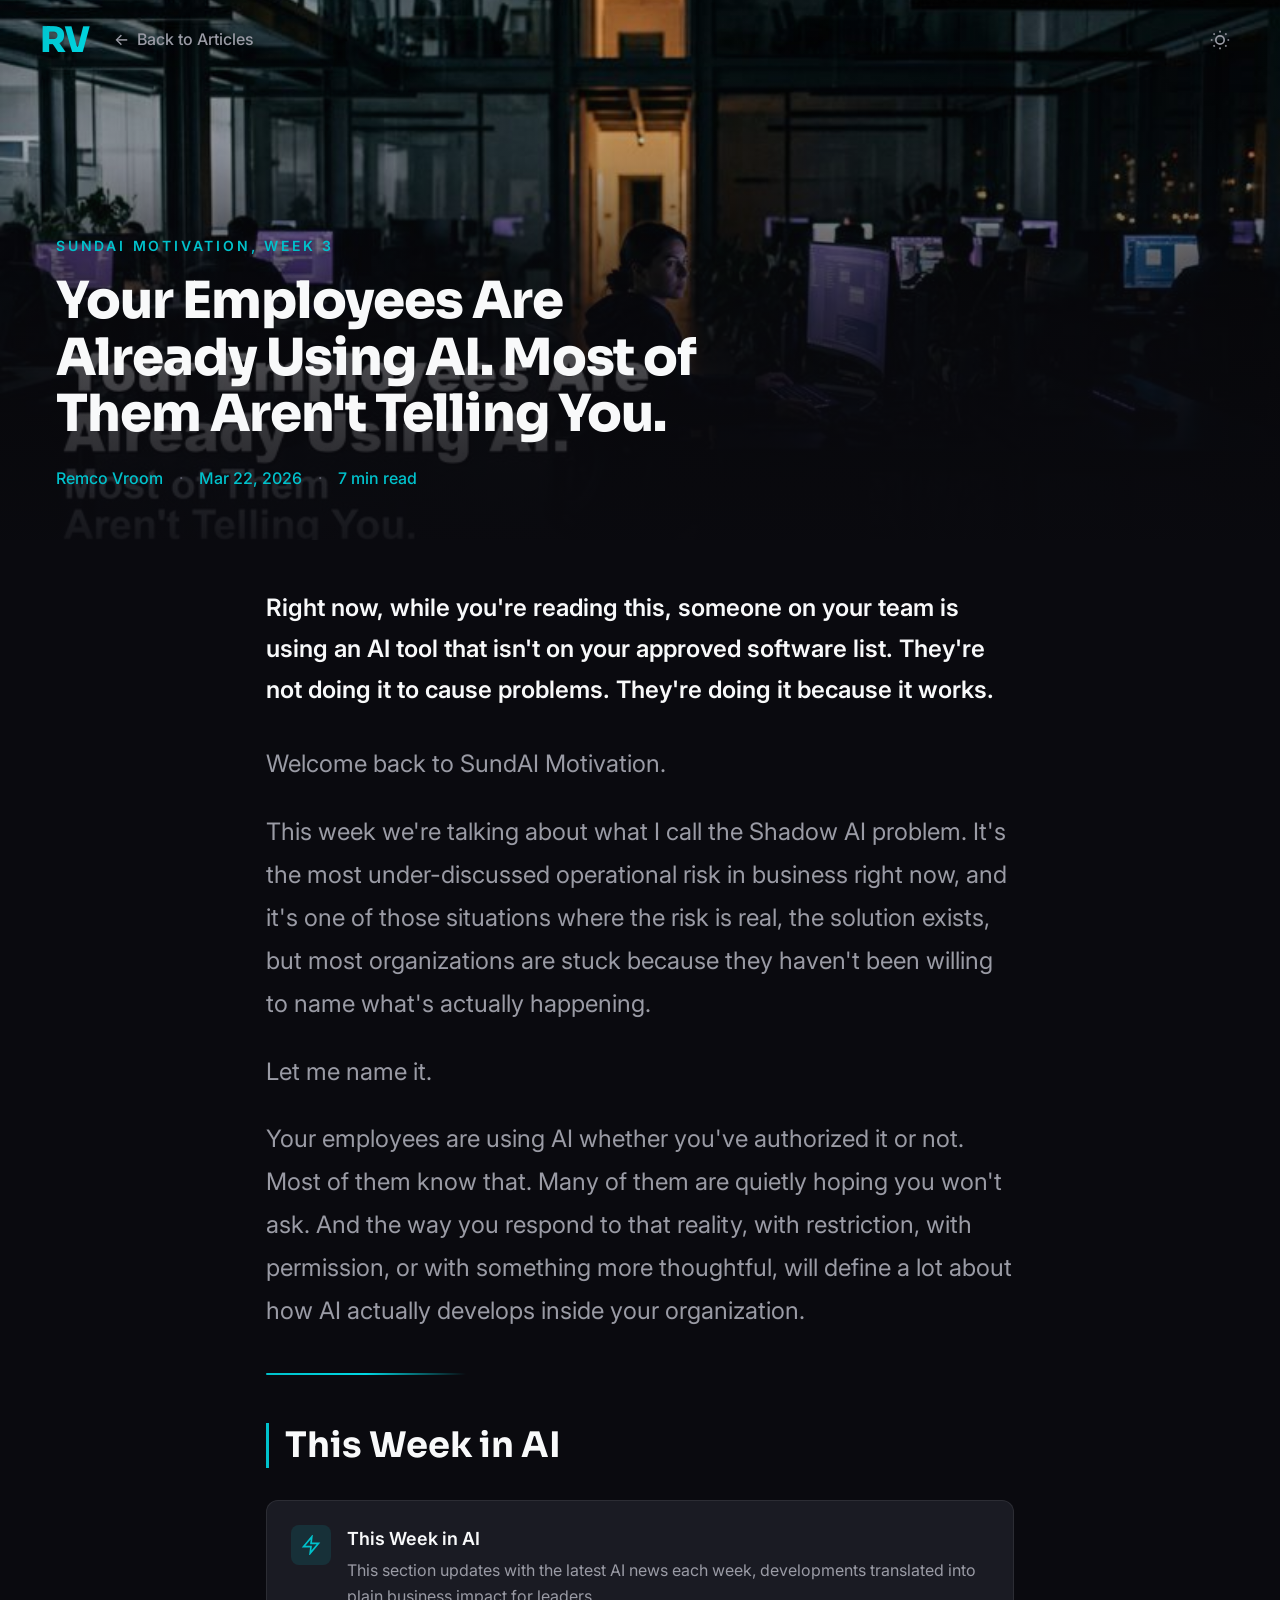
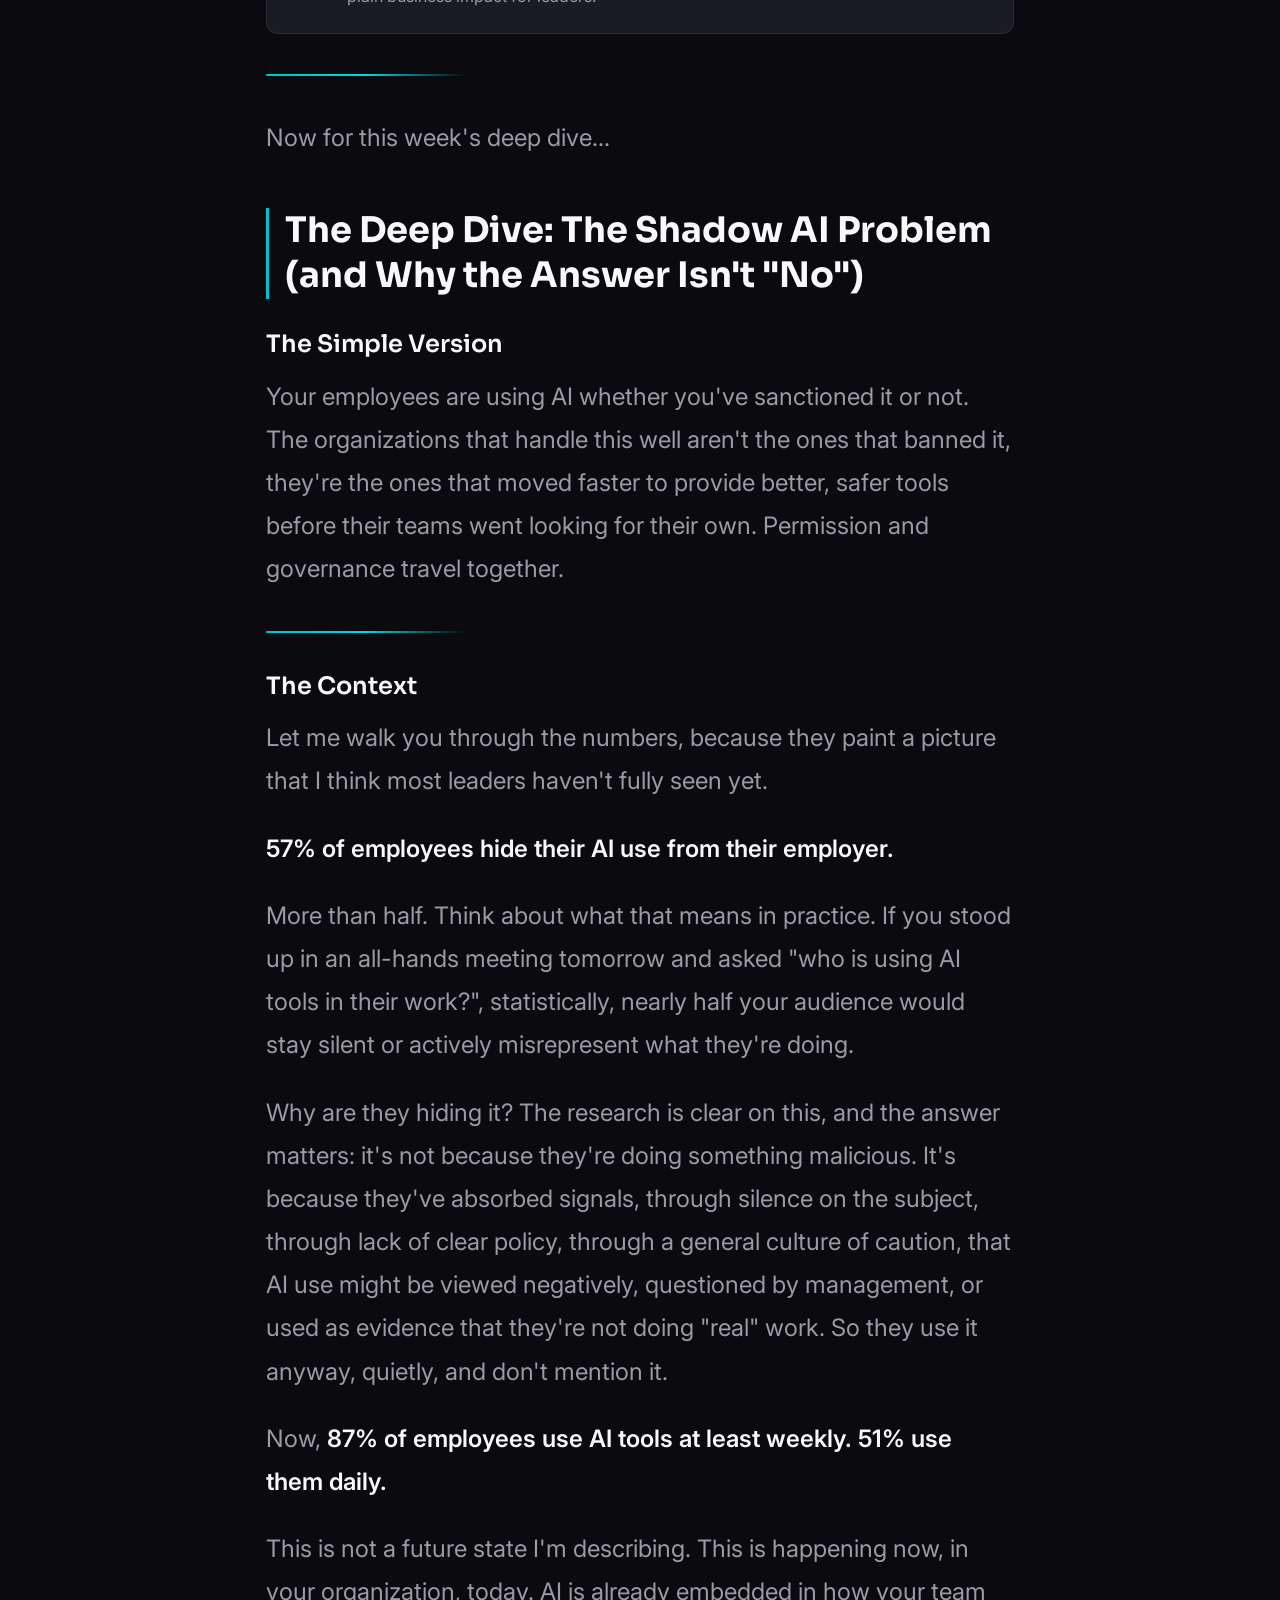
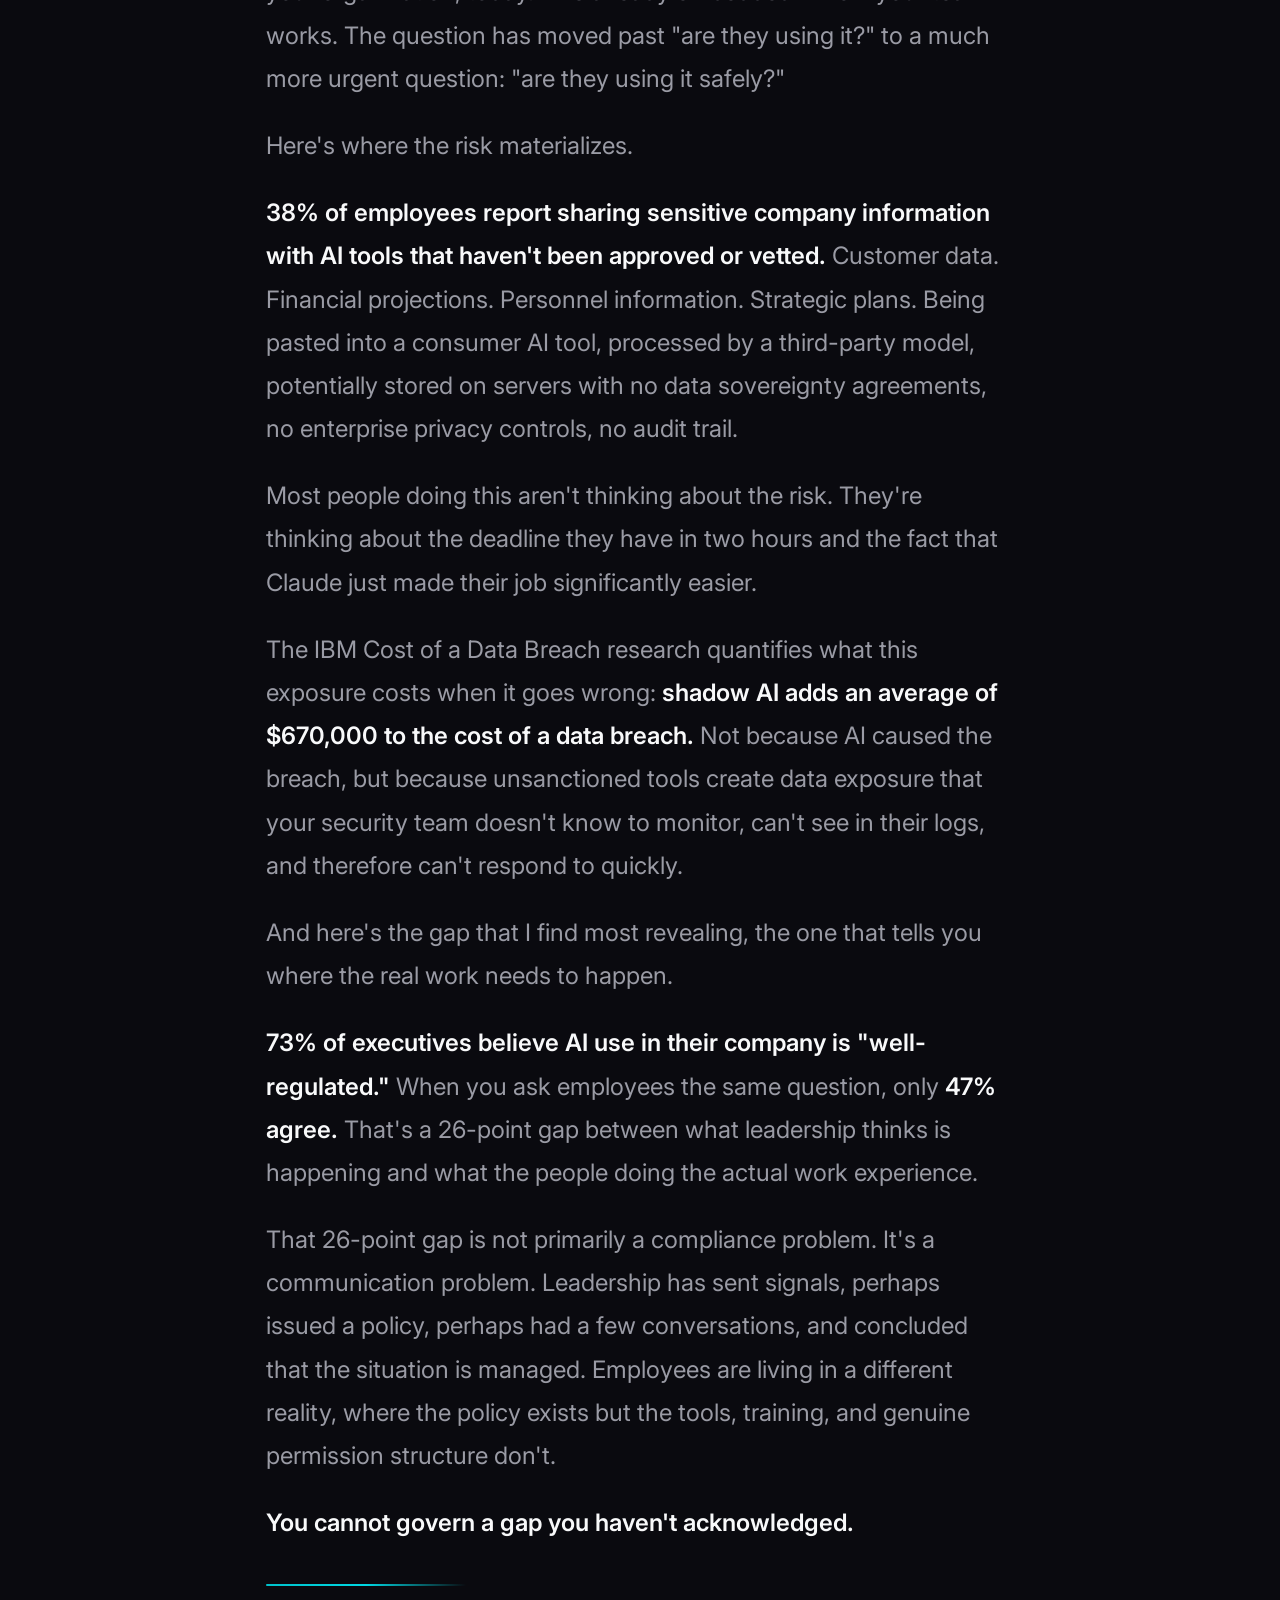
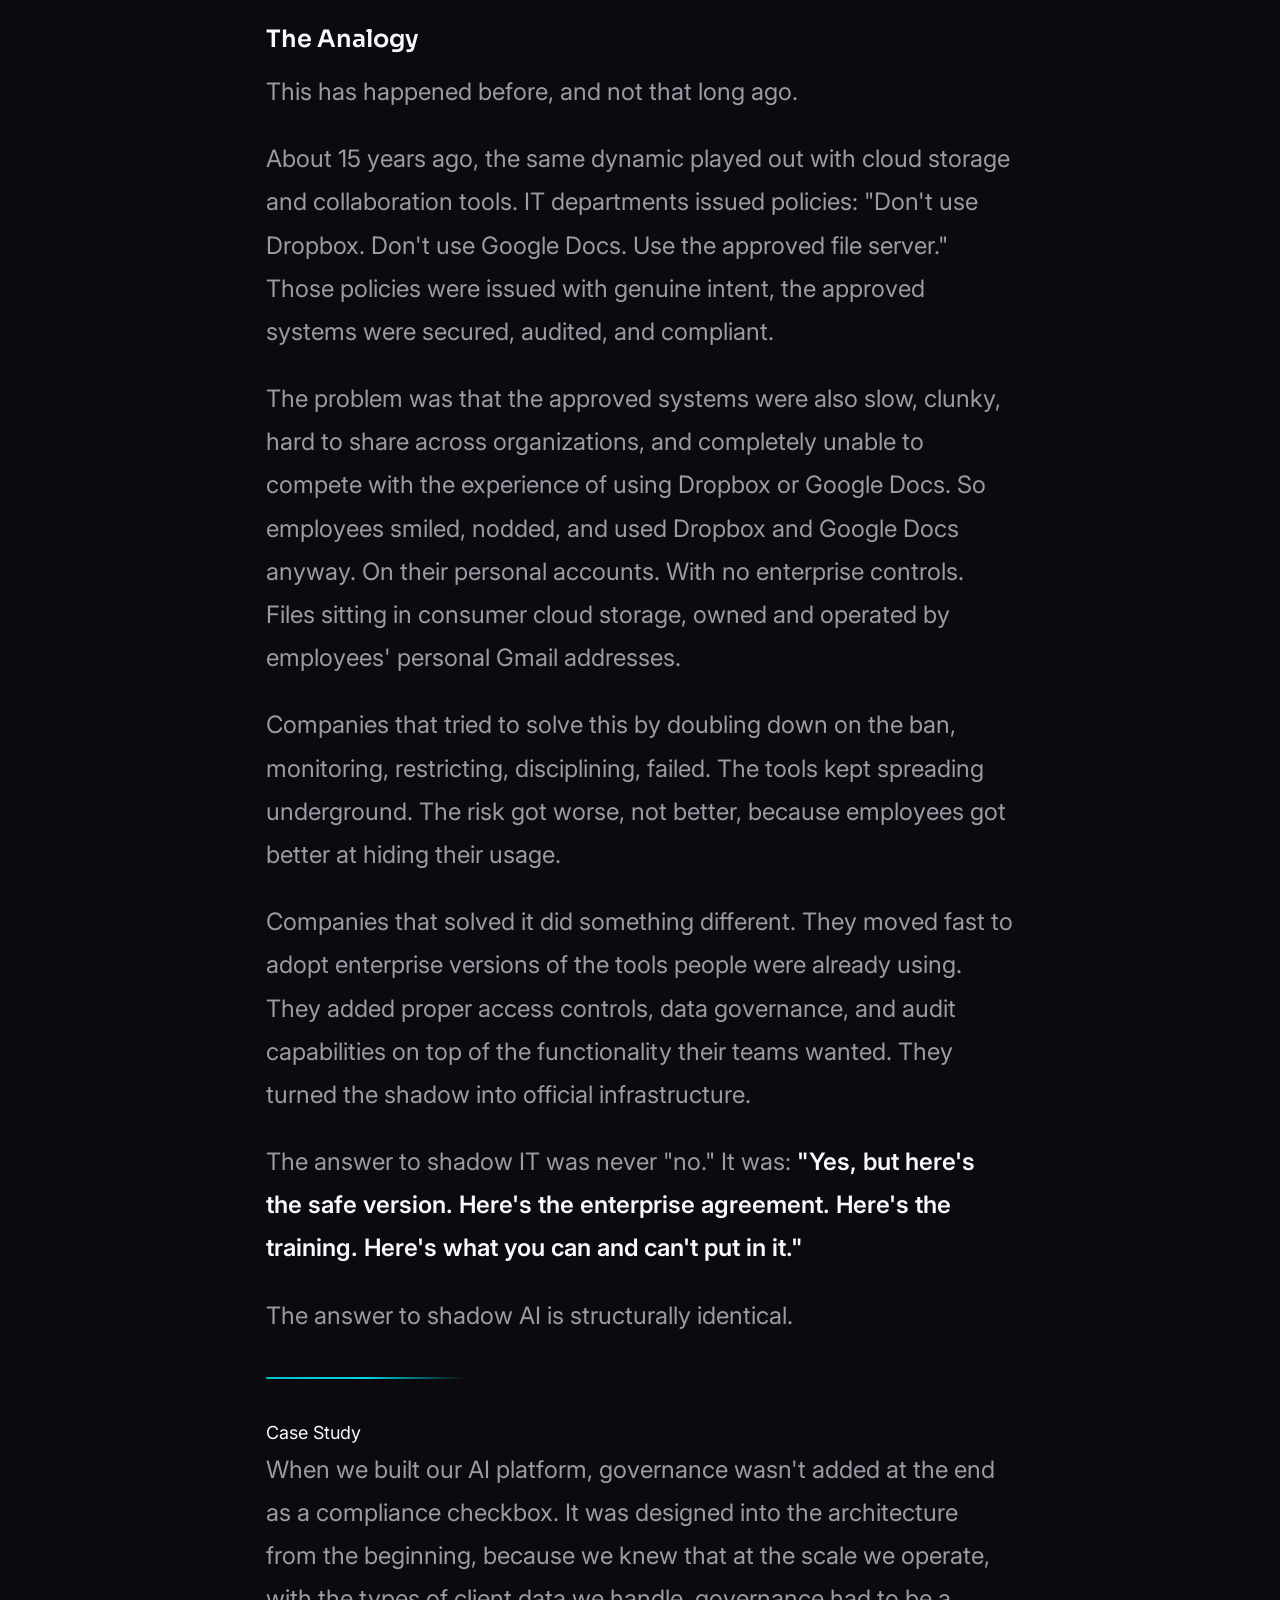
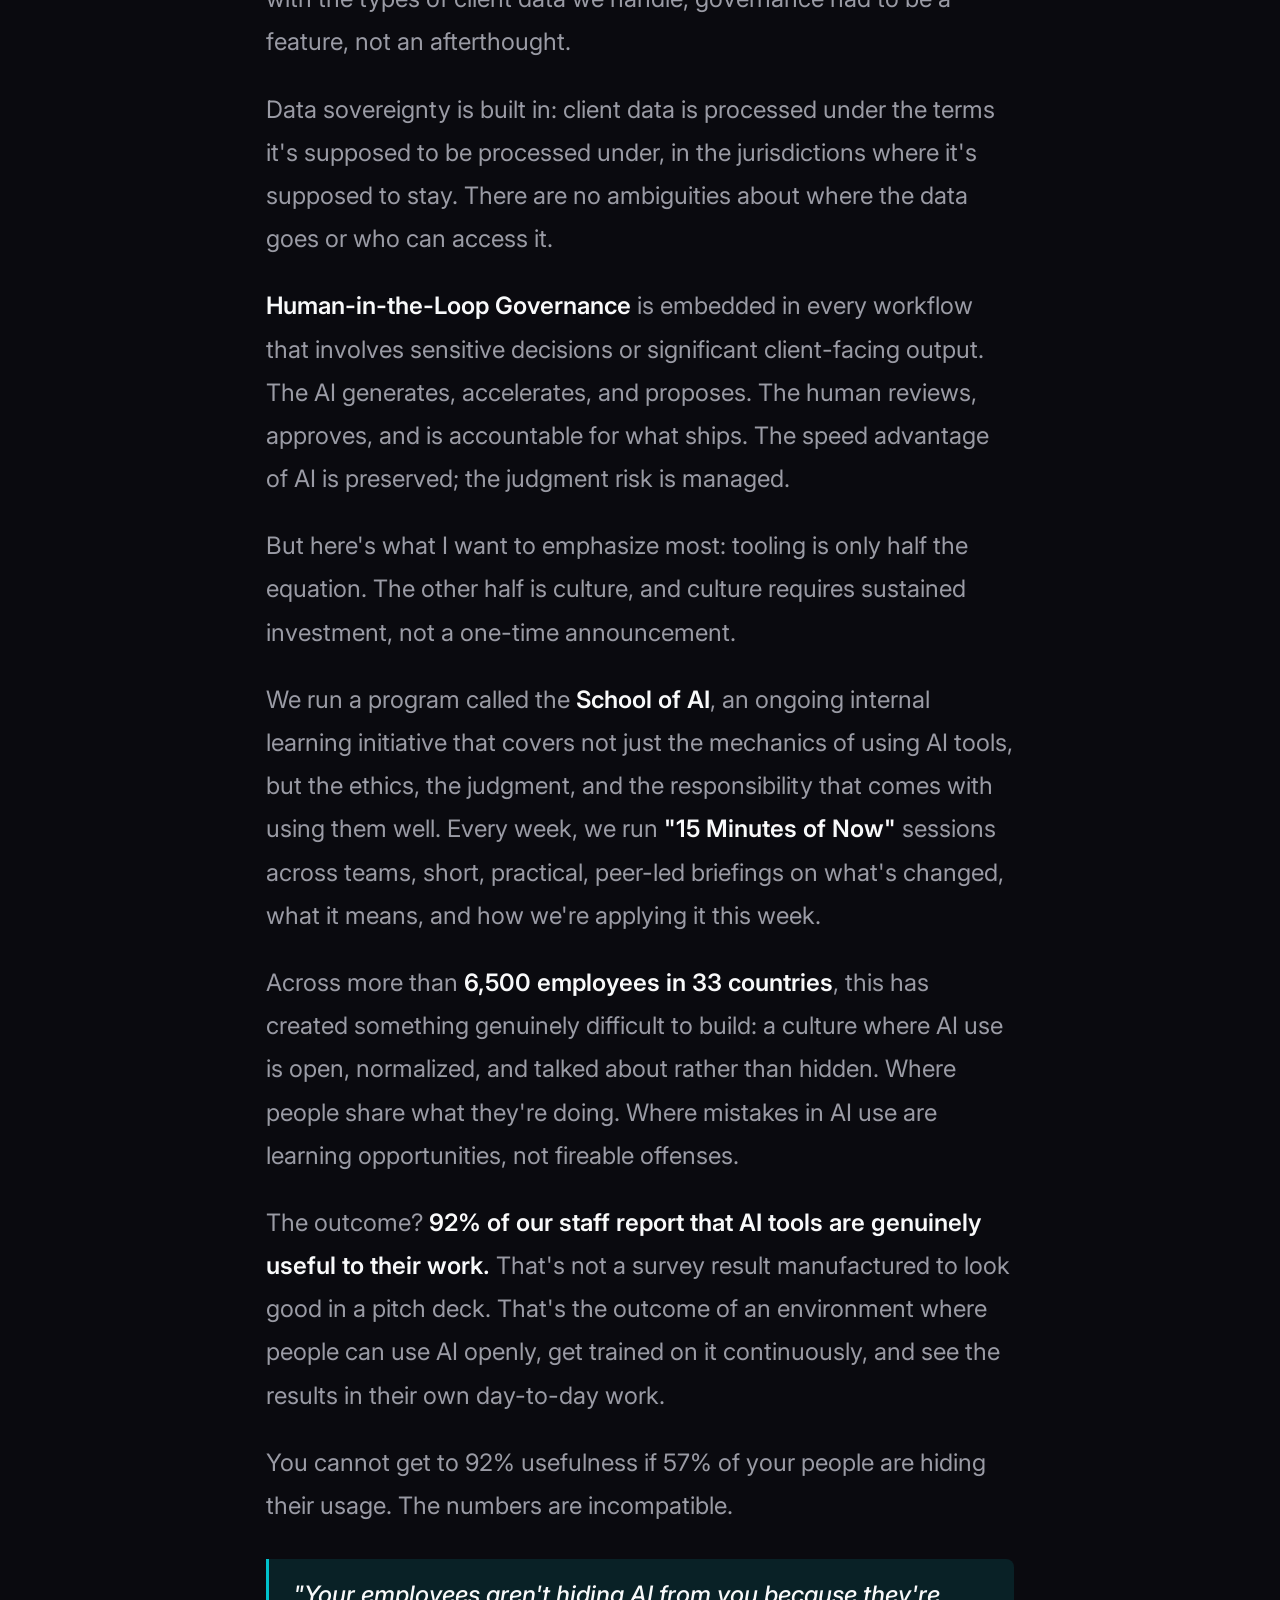
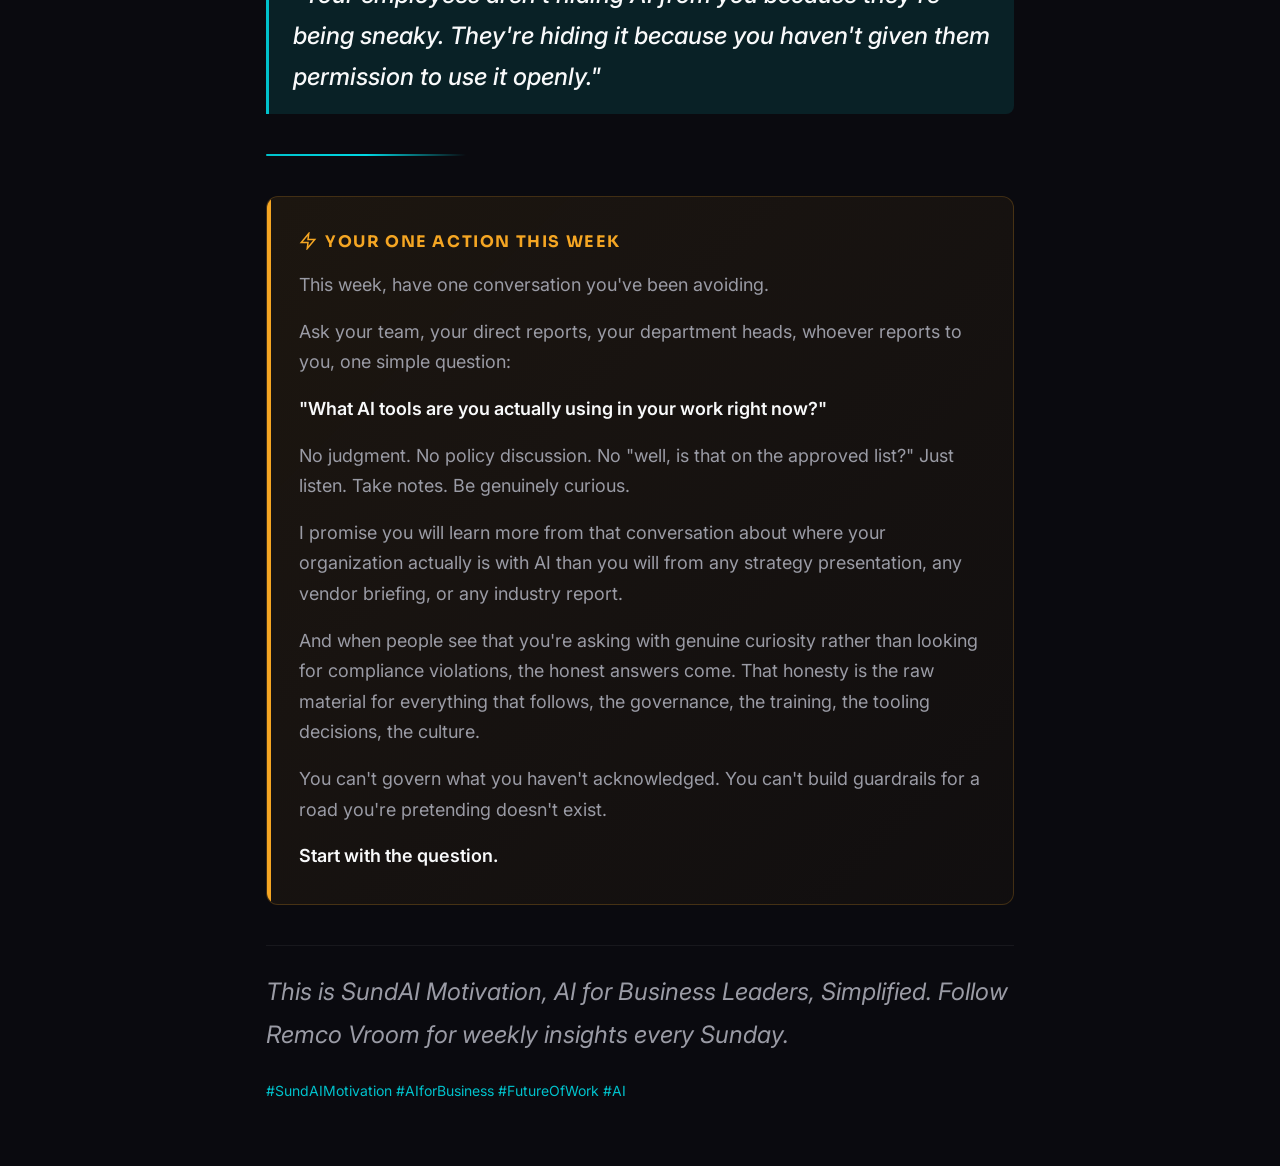
<file: articles/week03-shadow-ai.html>
<!DOCTYPE html>
<html lang="en" data-theme="dark">
<head>
  <meta charset="UTF-8">
  <meta name="viewport" content="width=device-width, initial-scale=1.0">
  <title>Your Employees Are Already Using AI. Most of Them Aren't Telling You., Remco Vroom | SundAI Motivation</title>
  <meta name="description" content="Week 3 of SundAI Motivation, AI for Business Leaders, Simplified. By Remco Vroom.">

  <link rel="preconnect" href="https://fonts.googleapis.com">
  <link rel="preconnect" href="https://fonts.gstatic.com" crossorigin>
  <link href="https://fonts.googleapis.com/css2?family=Sora:wght@400;600;700;800&family=Inter:wght@400;500;600&family=JetBrains+Mono:wght@400&display=swap" rel="stylesheet">

  <link rel="stylesheet" href="../base.css">
  <link rel="stylesheet" href="../style.css">
  <link rel="stylesheet" href="../components.css">
  <link rel="stylesheet" href="../article.css">

  <script>document.documentElement.setAttribute('data-theme','dark');</script>
</head>
<body>
  <!-- Reading progress -->
  <div class="reading-progress" id="readingProgress" aria-hidden="true"></div>

  <!-- Navigation -->
  <nav class="article-nav-bar" id="articleNav" role="navigation" aria-label="Article navigation">
    <div class="article-nav-inner">
      <div class="article-nav-left">
        <a href="../index.html" class="nav-logo" aria-label="Remco Vroom home">
          <span class="nav-logo-monogram">RV</span>
        </a>
        <a href="../index.html#articles" class="article-back-link">
          <span aria-hidden="true">←</span>
          <span class="back-text">Back to Articles</span>
        </a>
      </div>
      <div class="nav-actions">
        <button data-theme-toggle aria-label="Switch to light mode" class="theme-btn">
          <svg width="20" height="20" viewBox="0 0 24 24" fill="none" stroke="currentColor" stroke-width="2"><circle cx="12" cy="12" r="5"/><path d="M12 1v2M12 21v2M4.22 4.22l1.42 1.42M18.36 18.36l1.42 1.42M1 12h2M21 12h2M4.22 19.78l1.42-1.42M18.36 5.64l1.42-1.42"/></svg>
        </button>
      </div>
    </div>
  </nav>

  <main>
    <!-- Article Header -->
    <header class="article-header">
      <img src="../assets/headers/week03-shadow-ai.jpg" alt="Your Employees Are Already Using AI. Most of Them Aren't Telling You." class="article-header-image">
      <div class="article-header-overlay" aria-hidden="true"></div>
      <div class="article-header-content">
        <span class="article-header-label">SundAI Motivation, Week 3</span>
        <h1 class="article-header-title">Your Employees Are Already Using AI. Most of Them Aren't Telling You.</h1>
        <div class="article-meta">
          <span class="article-meta-item">Remco Vroom</span>
          <span class="article-meta-divider" aria-hidden="true">·</span>
          <span class="article-meta-item">Mar 22, 2026</span>
          <span class="article-meta-divider" aria-hidden="true">·</span>
          <span class="article-meta-item">7 min read</span>
        </div>
      </div>
    </header>

    <!-- Article Body -->
    <div class="article-body">
      <article class="article-content">

        <p class="article-lead">Right now, while you're reading this, someone on your team is using an AI tool that isn't on your approved software list. They're not doing it to cause problems. They're doing it because it works.</p>

        <p>Welcome back to SundAI Motivation.</p>

        <p>This week we're talking about what I call the Shadow AI problem. It's the most under-discussed operational risk in business right now, and it's one of those situations where the risk is real, the solution exists, but most organizations are stuck because they haven't been willing to name what's actually happening.</p>

        <p>Let me name it.</p>

        <p>Your employees are using AI whether you've authorized it or not. Most of them know that. Many of them are quietly hoping you won't ask. And the way you respond to that reality, with restriction, with permission, or with something more thoughtful, will define a lot about how AI actually develops inside your organization.</p>

        <hr>

        <h3>This Week in AI</h3>

        <div class="ai-news-placeholder">
          <div class="ai-news-placeholder-icon">
            <svg width="20" height="20" viewBox="0 0 24 24" fill="none" stroke="currentColor" stroke-width="2"><path d="M13 2L3 14h9l-1 8 10-12h-9l1-8z"/></svg>
          </div>
          <div class="ai-news-placeholder-text">
            <strong>This Week in AI</strong>
            This section updates with the latest AI news each week, developments translated into plain business impact for leaders.
          </div>
        </div>

        <hr>

        <p>Now for this week's deep dive...</p>

        <h3>The Deep Dive: The Shadow AI Problem (and Why the Answer Isn't "No")</h3>

        <h4>The Simple Version</h4>

        <p>Your employees are using AI whether you've sanctioned it or not. The organizations that handle this well aren't the ones that banned it, they're the ones that moved faster to provide better, safer tools before their teams went looking for their own. Permission and governance travel together.</p>

        <hr>

        <h4>The Context</h4>

        <p>Let me walk you through the numbers, because they paint a picture that I think most leaders haven't fully seen yet.</p>

        <p><strong>57% of employees hide their AI use from their employer.</strong></p>

        <p>More than half. Think about what that means in practice. If you stood up in an all-hands meeting tomorrow and asked "who is using AI tools in their work?", statistically, nearly half your audience would stay silent or actively misrepresent what they're doing.</p>

        <p>Why are they hiding it? The research is clear on this, and the answer matters: it's not because they're doing something malicious. It's because they've absorbed signals, through silence on the subject, through lack of clear policy, through a general culture of caution, that AI use might be viewed negatively, questioned by management, or used as evidence that they're not doing "real" work. So they use it anyway, quietly, and don't mention it.</p>

        <p>Now, <strong>87% of employees use AI tools at least weekly. 51% use them daily.</strong></p>

        <p>This is not a future state I'm describing. This is happening now, in your organization, today. AI is already embedded in how your team works. The question has moved past "are they using it?" to a much more urgent question: "are they using it safely?"</p>

        <p>Here's where the risk materializes.</p>

        <p><strong>38% of employees report sharing sensitive company information with AI tools that haven't been approved or vetted.</strong> Customer data. Financial projections. Personnel information. Strategic plans. Being pasted into a consumer AI tool, processed by a third-party model, potentially stored on servers with no data sovereignty agreements, no enterprise privacy controls, no audit trail.</p>

        <p>Most people doing this aren't thinking about the risk. They're thinking about the deadline they have in two hours and the fact that Claude just made their job significantly easier.</p>

        <p>The IBM Cost of a Data Breach research quantifies what this exposure costs when it goes wrong: <strong>shadow AI adds an average of $670,000 to the cost of a data breach.</strong> Not because AI caused the breach, but because unsanctioned tools create data exposure that your security team doesn't know to monitor, can't see in their logs, and therefore can't respond to quickly.</p>

        <p>And here's the gap that I find most revealing, the one that tells you where the real work needs to happen.</p>

        <p><strong>73% of executives believe AI use in their company is "well-regulated."</strong> When you ask employees the same question, only <strong>47% agree.</strong> That's a 26-point gap between what leadership thinks is happening and what the people doing the actual work experience.</p>

        <p>That 26-point gap is not primarily a compliance problem. It's a communication problem. Leadership has sent signals, perhaps issued a policy, perhaps had a few conversations, and concluded that the situation is managed. Employees are living in a different reality, where the policy exists but the tools, training, and genuine permission structure don't.</p>

        <p><strong>You cannot govern a gap you haven't acknowledged.</strong></p>

        <hr>

        <h4>The Analogy</h4>

        <p>This has happened before, and not that long ago.</p>

        <p>About 15 years ago, the same dynamic played out with cloud storage and collaboration tools. IT departments issued policies: "Don't use Dropbox. Don't use Google Docs. Use the approved file server." Those policies were issued with genuine intent, the approved systems were secured, audited, and compliant.</p>

        <p>The problem was that the approved systems were also slow, clunky, hard to share across organizations, and completely unable to compete with the experience of using Dropbox or Google Docs. So employees smiled, nodded, and used Dropbox and Google Docs anyway. On their personal accounts. With no enterprise controls. Files sitting in consumer cloud storage, owned and operated by employees' personal Gmail addresses.</p>

        <p>Companies that tried to solve this by doubling down on the ban, monitoring, restricting, disciplining, failed. The tools kept spreading underground. The risk got worse, not better, because employees got better at hiding their usage.</p>

        <p>Companies that solved it did something different. They moved fast to adopt enterprise versions of the tools people were already using. They added proper access controls, data governance, and audit capabilities on top of the functionality their teams wanted. They turned the shadow into official infrastructure.</p>

        <p>The answer to shadow IT was never "no." It was: <strong>"Yes, but here's the safe version. Here's the enterprise agreement. Here's the training. Here's what you can and can't put in it."</strong></p>

        <p>The answer to shadow AI is structurally identical.</p>

        <hr>

        <div class="case-study">
          <span class="case-study-label">Case Study</span>
          <p>When we built our AI platform, governance wasn't added at the end as a compliance checkbox. It was designed into the architecture from the beginning, because we knew that at the scale we operate, with the types of client data we handle, governance had to be a feature, not an afterthought.</p>
          <p>Data sovereignty is built in: client data is processed under the terms it's supposed to be processed under, in the jurisdictions where it's supposed to stay. There are no ambiguities about where the data goes or who can access it.</p>
          <p><strong>Human-in-the-Loop Governance</strong> is embedded in every workflow that involves sensitive decisions or significant client-facing output. The AI generates, accelerates, and proposes. The human reviews, approves, and is accountable for what ships. The speed advantage of AI is preserved; the judgment risk is managed.</p>
          <p>But here's what I want to emphasize most: tooling is only half the equation. The other half is culture, and culture requires sustained investment, not a one-time announcement.</p>
          <p>We run a program called the <strong>School of AI</strong>, an ongoing internal learning initiative that covers not just the mechanics of using AI tools, but the ethics, the judgment, and the responsibility that comes with using them well. Every week, we run <strong>"15 Minutes of Now"</strong> sessions across teams, short, practical, peer-led briefings on what's changed, what it means, and how we're applying it this week.</p>
          <p>Across more than <strong>6,500 employees in 33 countries</strong>, this has created something genuinely difficult to build: a culture where AI use is open, normalized, and talked about rather than hidden. Where people share what they're doing. Where mistakes in AI use are learning opportunities, not fireable offenses.</p>
          <p>The outcome? <strong>92% of our staff report that AI tools are genuinely useful to their work.</strong> That's not a survey result manufactured to look good in a pitch deck. That's the outcome of an environment where people can use AI openly, get trained on it continuously, and see the results in their own day-to-day work.</p>
          <p>You cannot get to 92% usefulness if 57% of your people are hiding their usage. The numbers are incompatible.</p>
        </div>

        <blockquote>
          <p>"Your employees aren't hiding AI from you because they're being sneaky. They're hiding it because you haven't given them permission to use it openly."</p>
        </blockquote>

        <hr>

        <div class="action-callout">
          <div class="action-callout-label">
            <svg width="18" height="18" viewBox="0 0 24 24" fill="none" stroke="currentColor" stroke-width="2"><path d="M13 2L3 14h9l-1 8 10-12h-9l1-8z"/></svg>
            Your One Action This Week
          </div>
          <p>This week, have one conversation you've been avoiding.</p>
          <p>Ask your team, your direct reports, your department heads, whoever reports to you, one simple question:</p>
          <p><strong>"What AI tools are you actually using in your work right now?"</strong></p>
          <p>No judgment. No policy discussion. No "well, is that on the approved list?" Just listen. Take notes. Be genuinely curious.</p>
          <p>I promise you will learn more from that conversation about where your organization actually is with AI than you will from any strategy presentation, any vendor briefing, or any industry report.</p>
          <p>And when people see that you're asking with genuine curiosity rather than looking for compliance violations, the honest answers come. That honesty is the raw material for everything that follows, the governance, the training, the tooling decisions, the culture.</p>
          <p>You can't govern what you haven't acknowledged. You can't build guardrails for a road you're pretending doesn't exist.</p>
          <p><strong>Start with the question.</strong></p>
        </div>

        <div class="article-series-footer">
          <p>This is SundAI Motivation, AI for Business Leaders, Simplified. Follow Remco Vroom for weekly insights every Sunday.</p>
          <span class="hashtags">#SundAIMotivation #AIforBusiness #FutureOfWork #AI</span>
        </div>

      </article>
    </div>
  </footer>

  <script>
  (function() {
    'use strict';
    
    // Theme toggle
    const toggle = document.querySelector('[data-theme-toggle]');
    const root = document.documentElement;
    let theme = 'dark';
    
    function updateToggleIcon() {
      if (!toggle) return;
      toggle.innerHTML = theme === 'dark'
        ? '<svg width="20" height="20" viewBox="0 0 24 24" fill="none" stroke="currentColor" stroke-width="2"><circle cx="12" cy="12" r="5"/><path d="M12 1v2M12 21v2M4.22 4.22l1.42 1.42M18.36 18.36l1.42 1.42M1 12h2M21 12h2M4.22 19.78l1.42-1.42M18.36 5.64l1.42-1.42"/></svg>'
        : '<svg width="20" height="20" viewBox="0 0 24 24" fill="none" stroke="currentColor" stroke-width="2"><path d="M21 12.79A9 9 0 1 1 11.21 3 7 7 0 0 0 21 12.79z"/></svg>';
      toggle.setAttribute('aria-label', `Switch to ${theme === 'dark' ? 'light' : 'dark'} mode`);
    }
    
    if (toggle) {
      toggle.addEventListener('click', () => {
        theme = theme === 'dark' ? 'light' : 'dark';
        root.setAttribute('data-theme', theme);
        updateToggleIcon();
        updateNavBg();
      });
    }
    updateToggleIcon();
    
    // Nav scroll effect
    const nav = document.getElementById('articleNav');
    function updateNavBg() {
      if (window.scrollY > 50) {
        nav.classList.add('scrolled');
      } else {
        nav.classList.remove('scrolled');
      }
    }
    window.addEventListener('scroll', updateNavBg, { passive: true });
    updateNavBg();
    
    // Reading progress
    const progressBar = document.getElementById('readingProgress');
    function updateProgress() {
      const scrollTop = window.scrollY;
      const docHeight = document.documentElement.scrollHeight - window.innerHeight;
      const progress = docHeight > 0 ? (scrollTop / docHeight) * 100 : 0;
      progressBar.style.width = progress + '%';
    }
    window.addEventListener('scroll', updateProgress, { passive: true });
    updateProgress();
  })();
  </script>
</body>
</html>
</file>
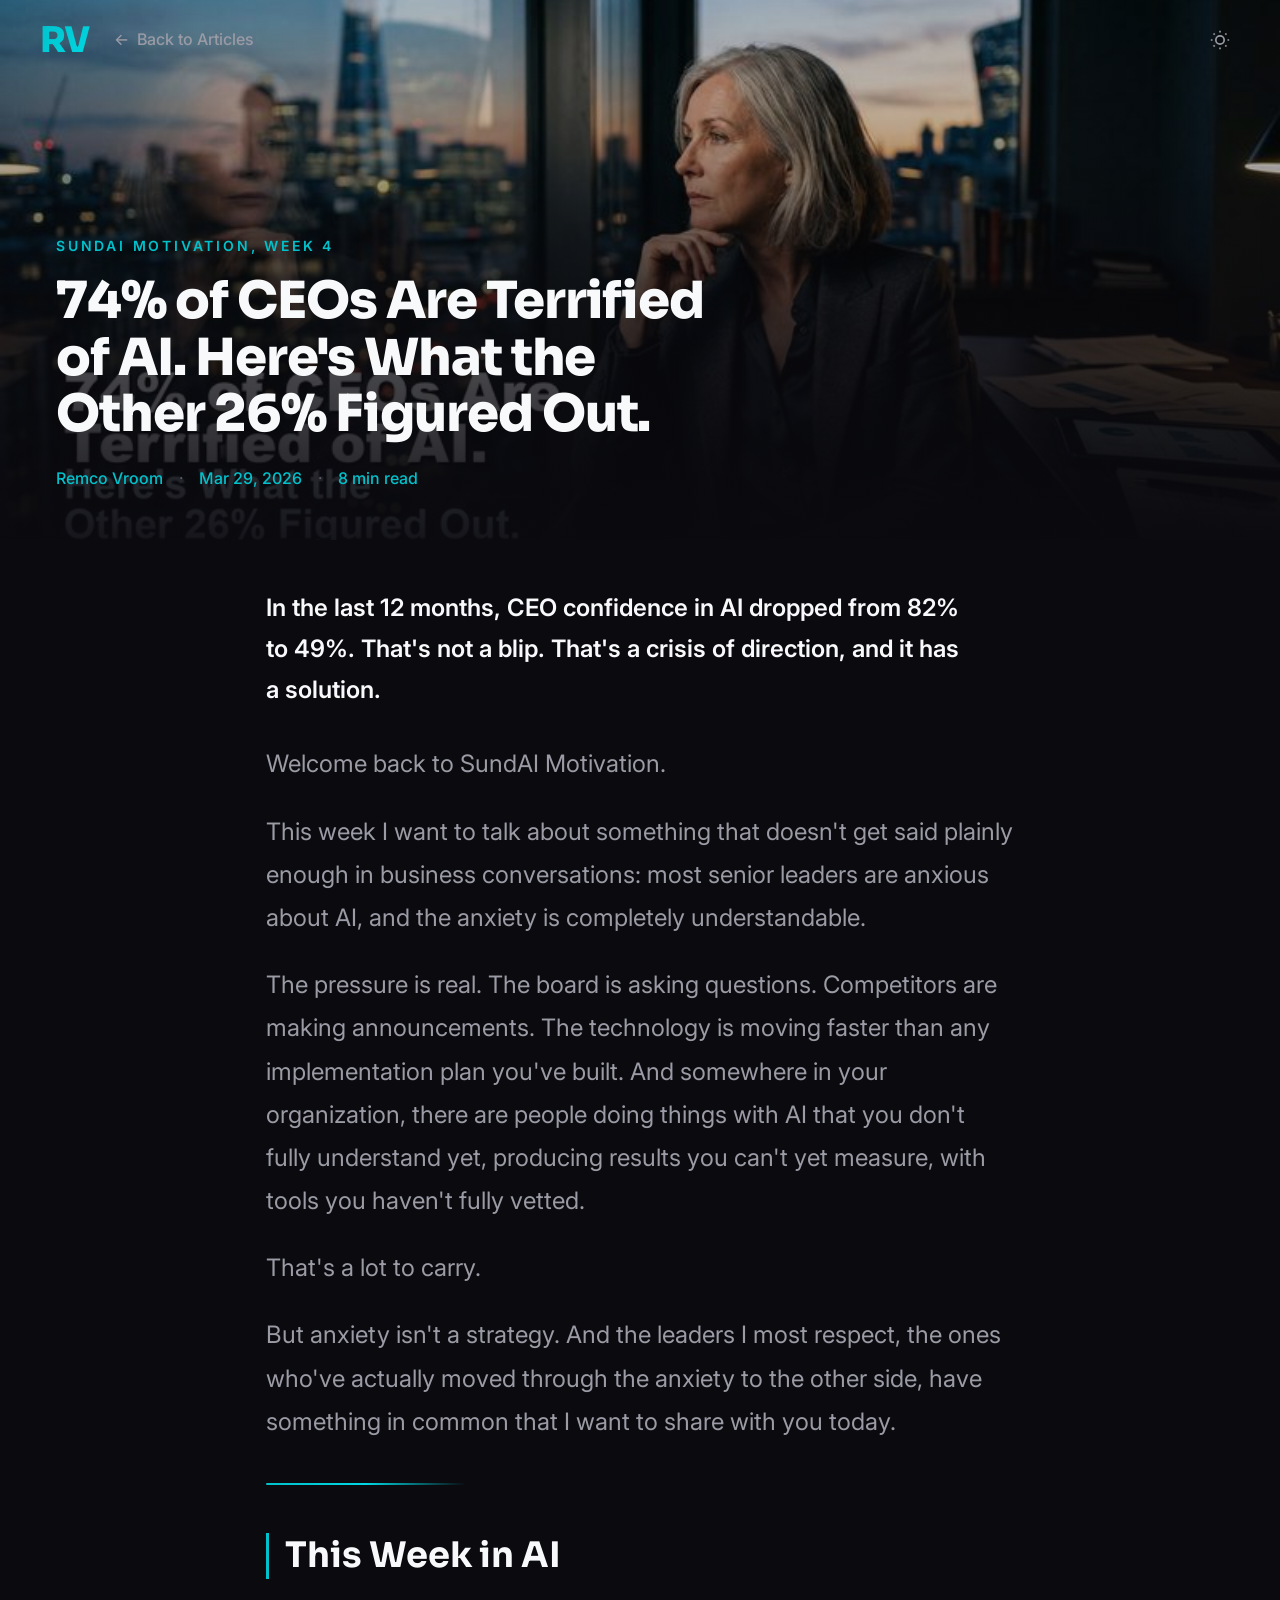
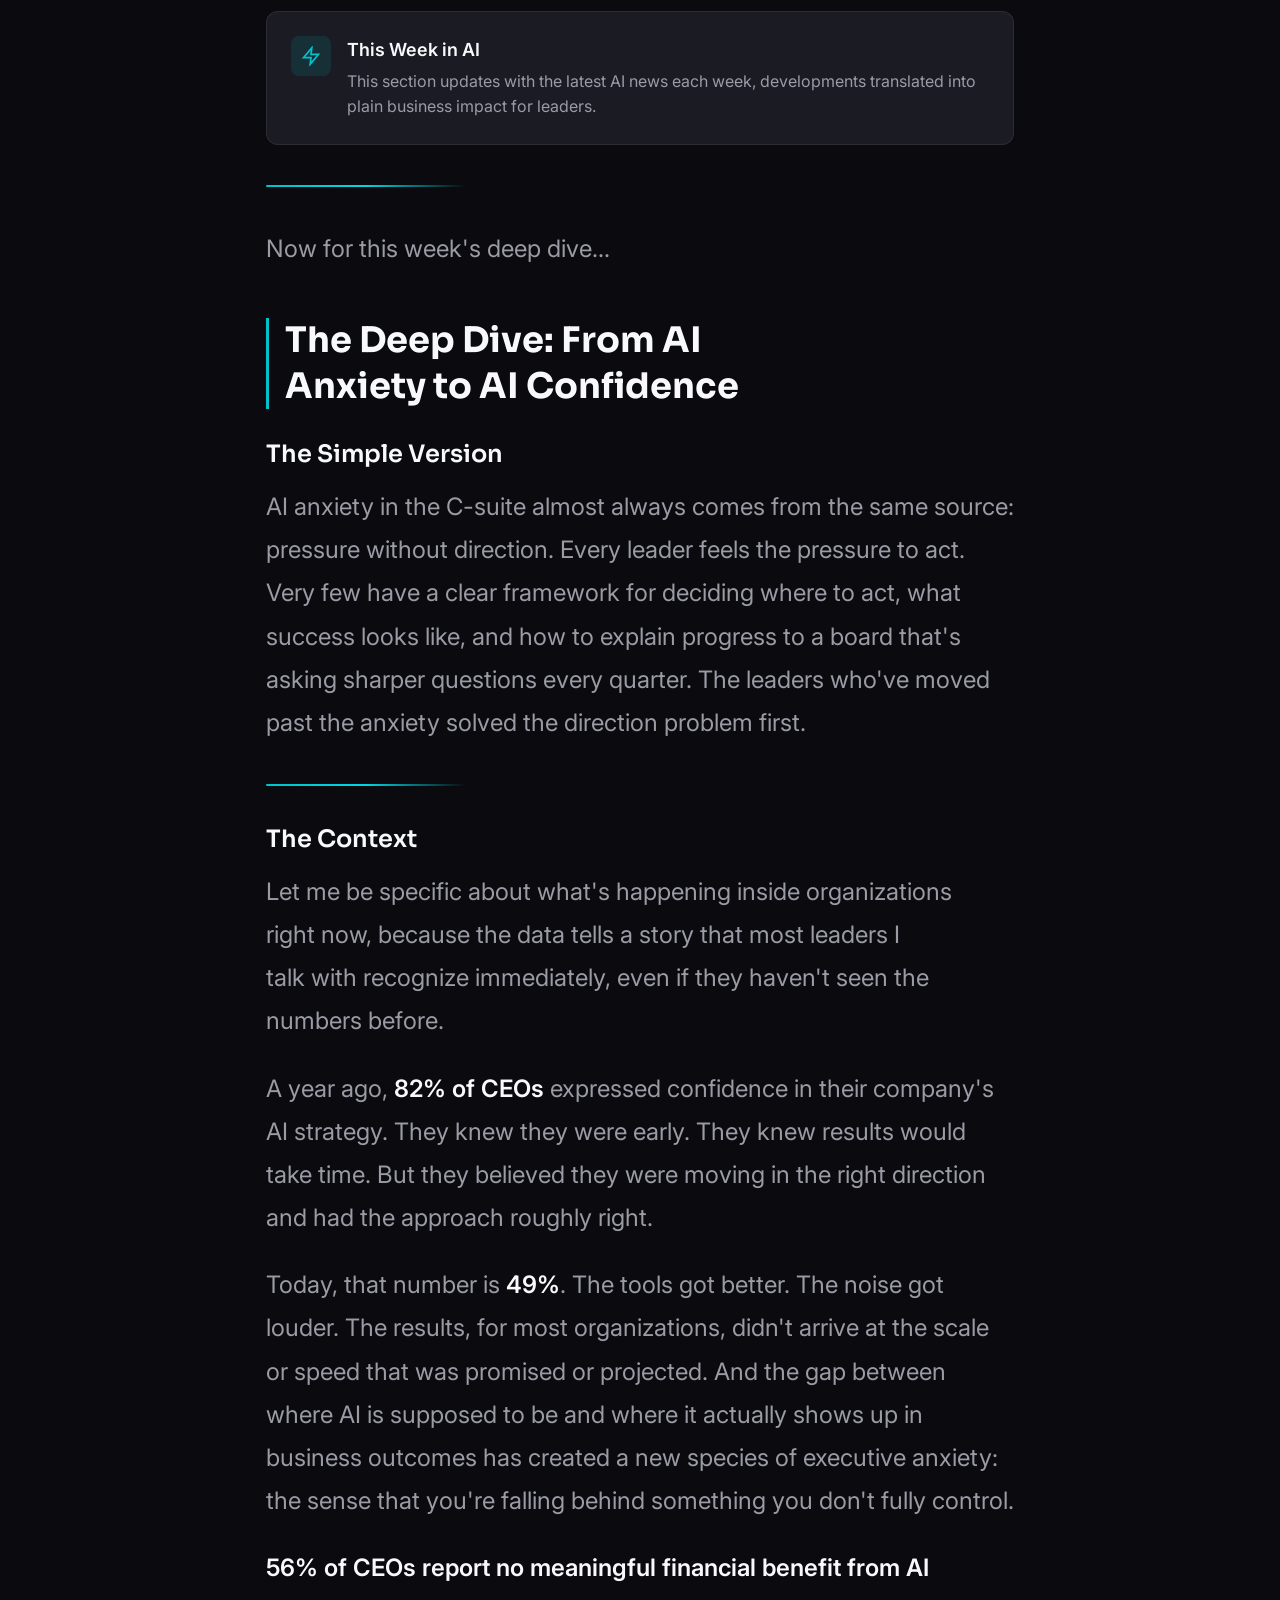
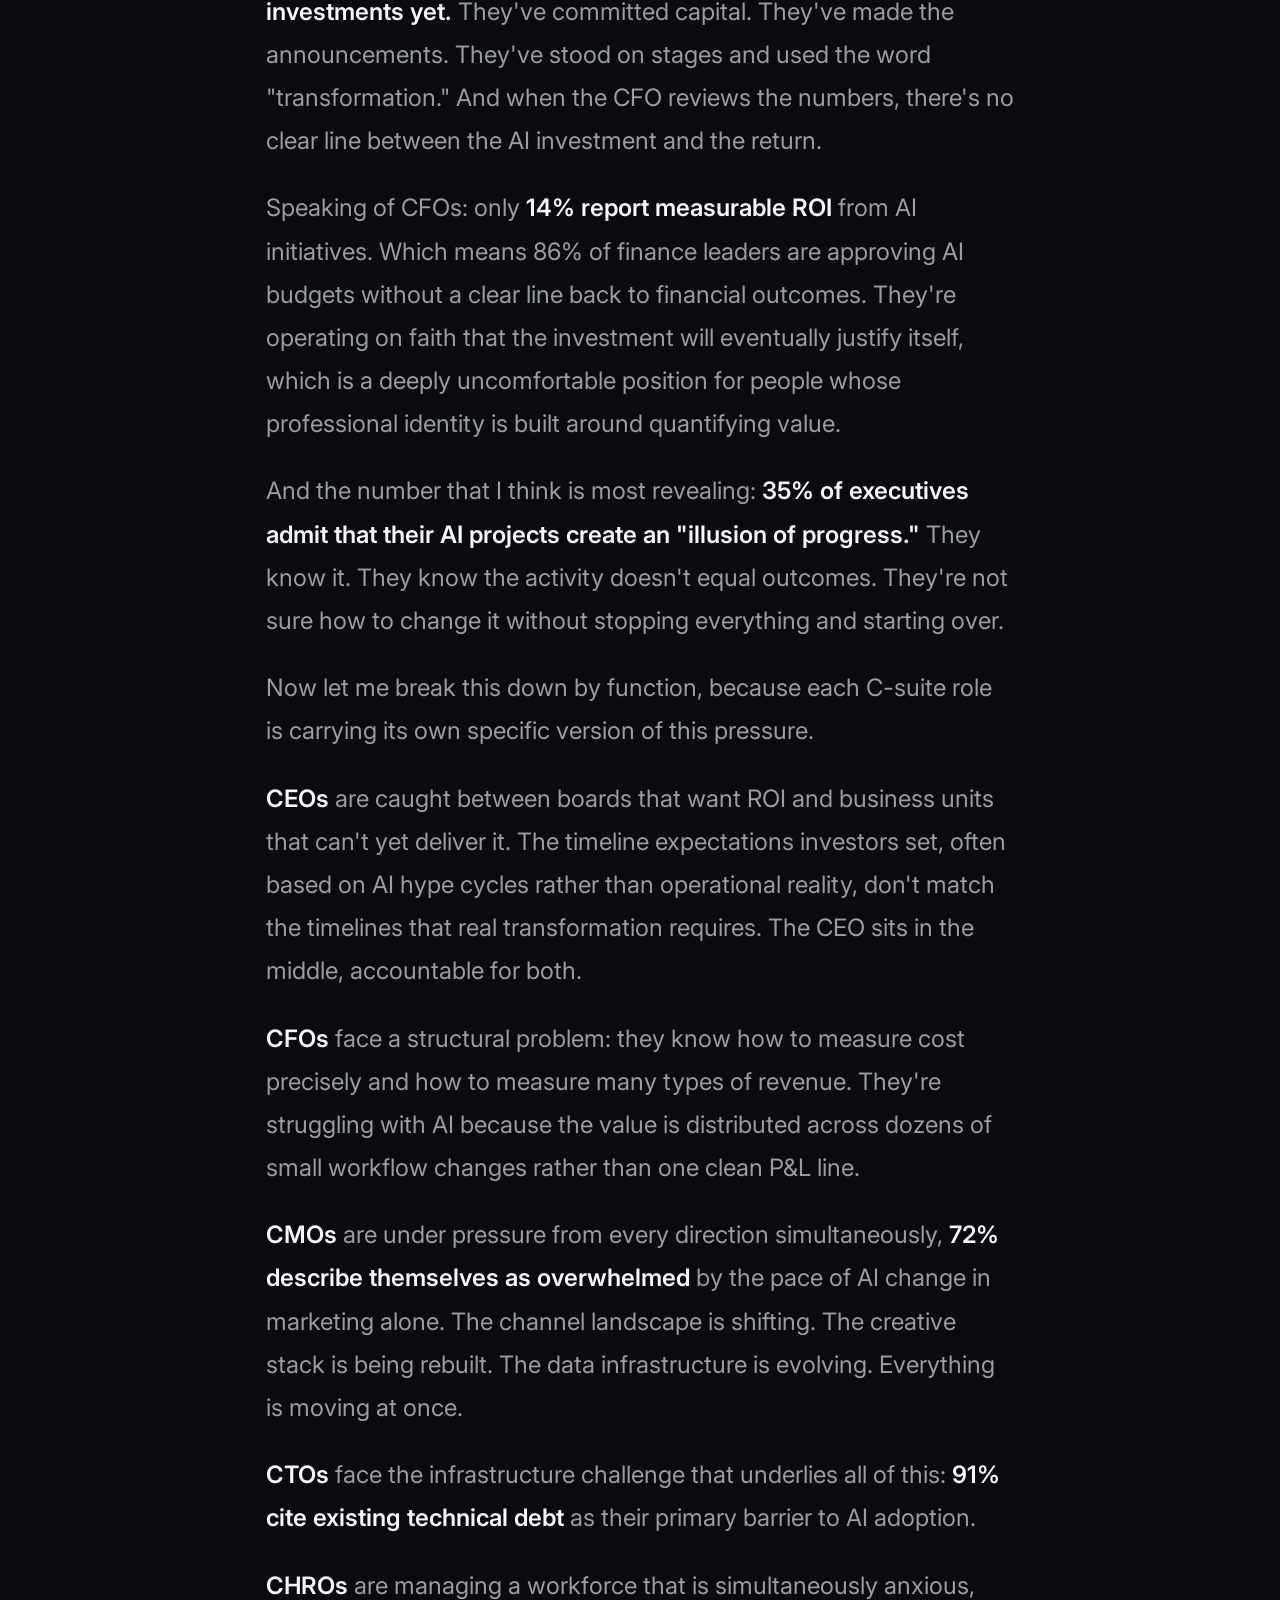
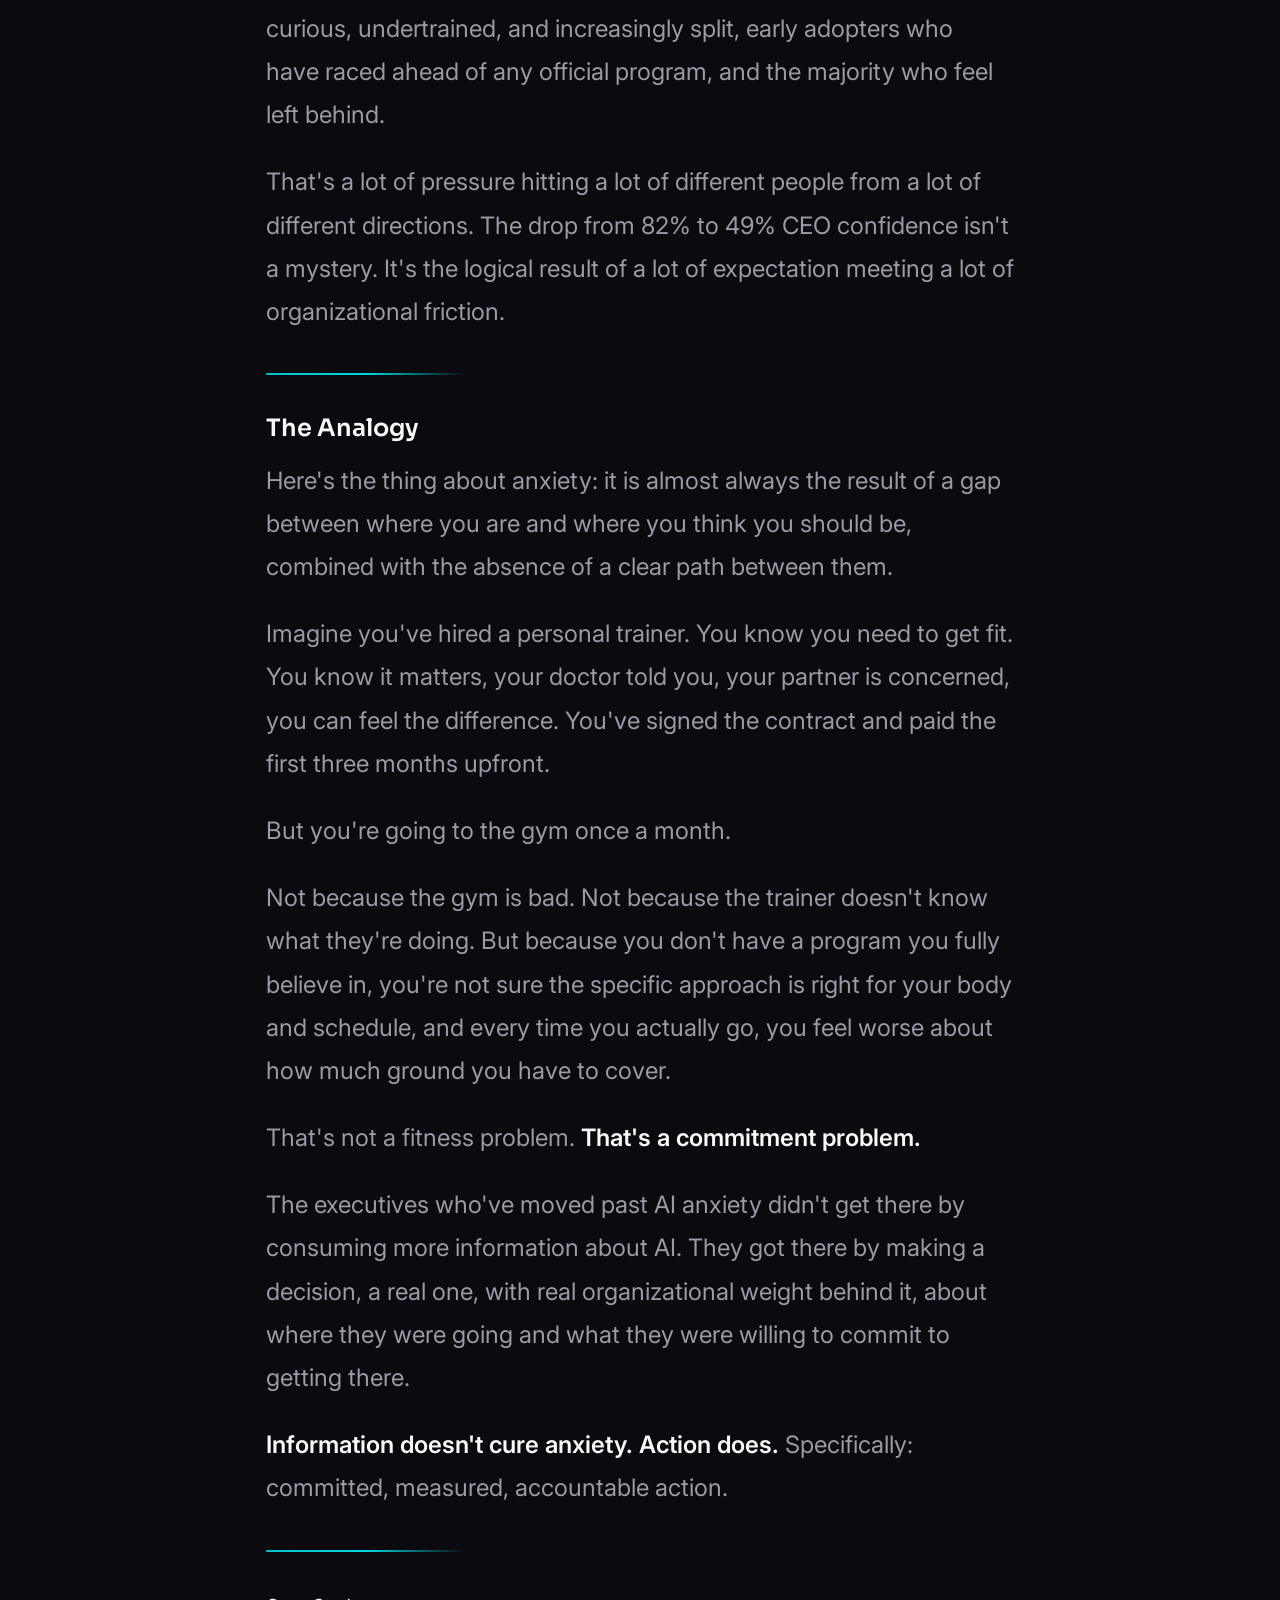
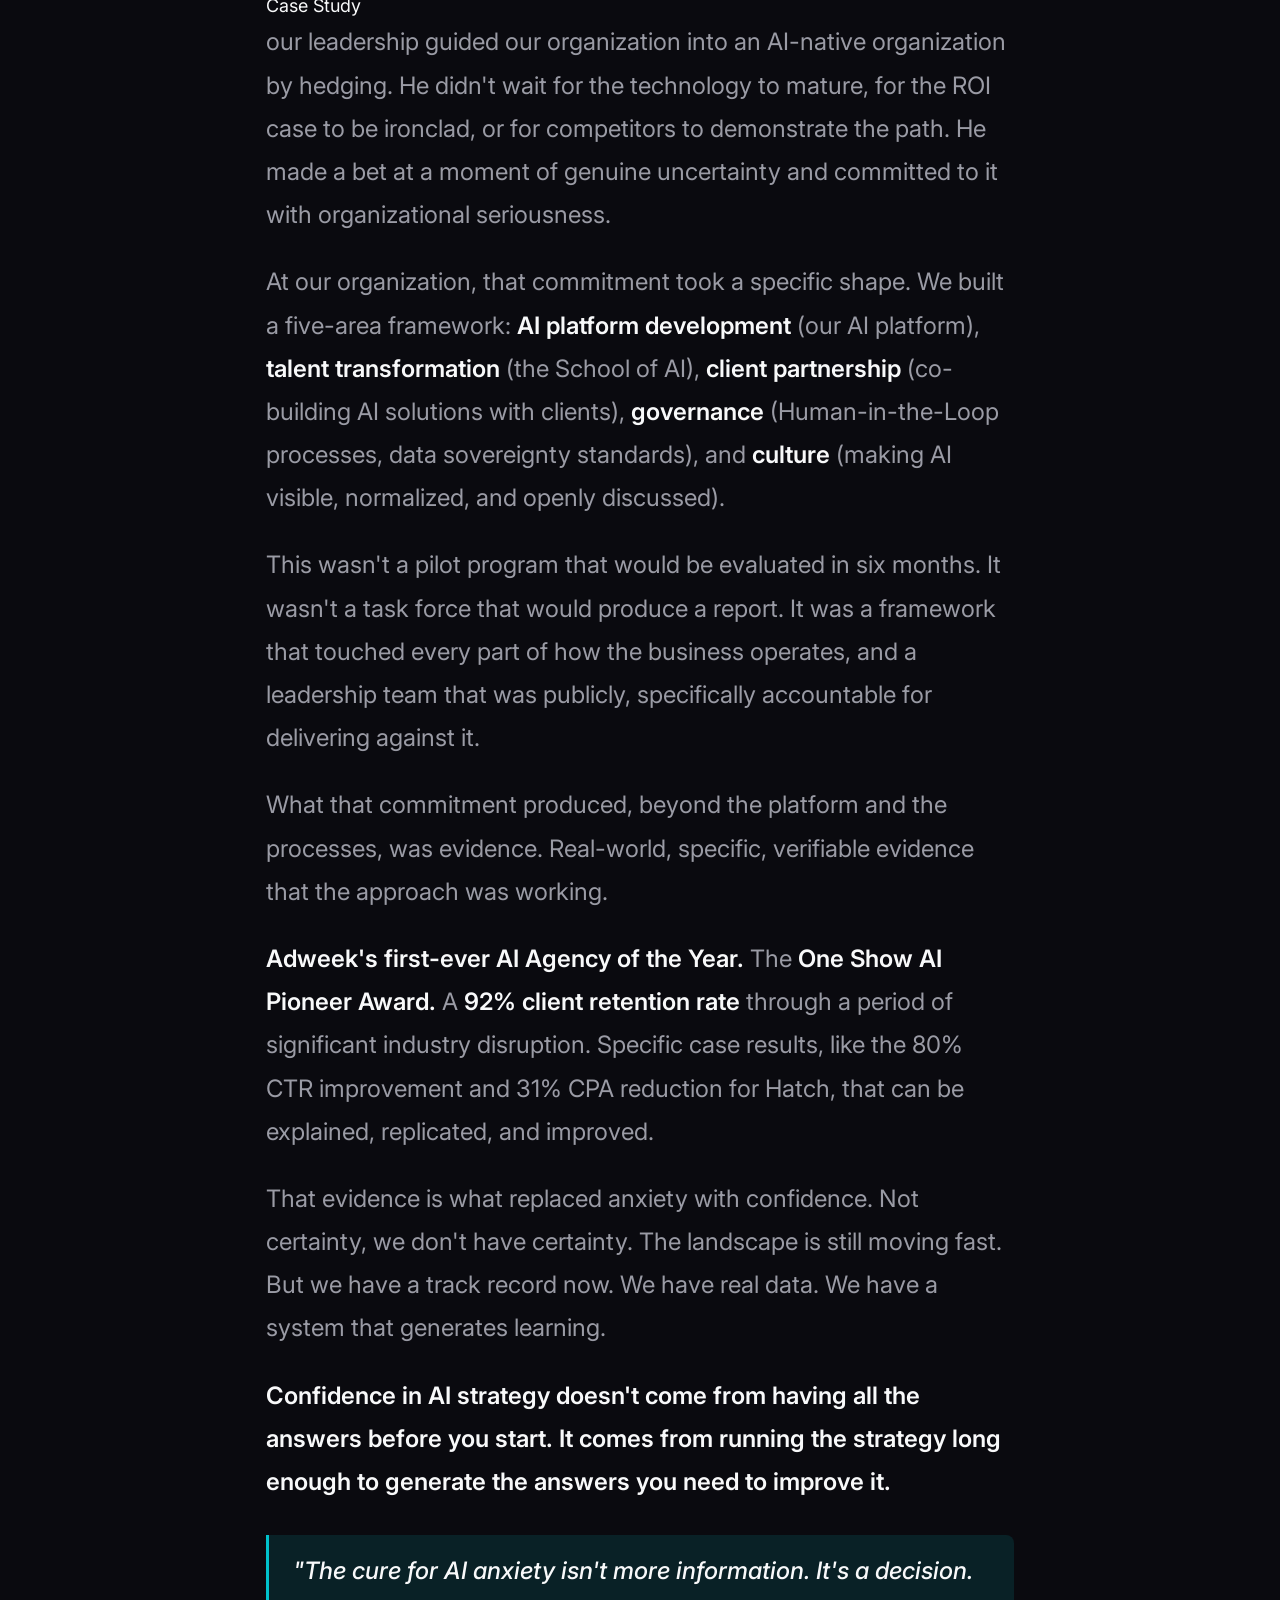
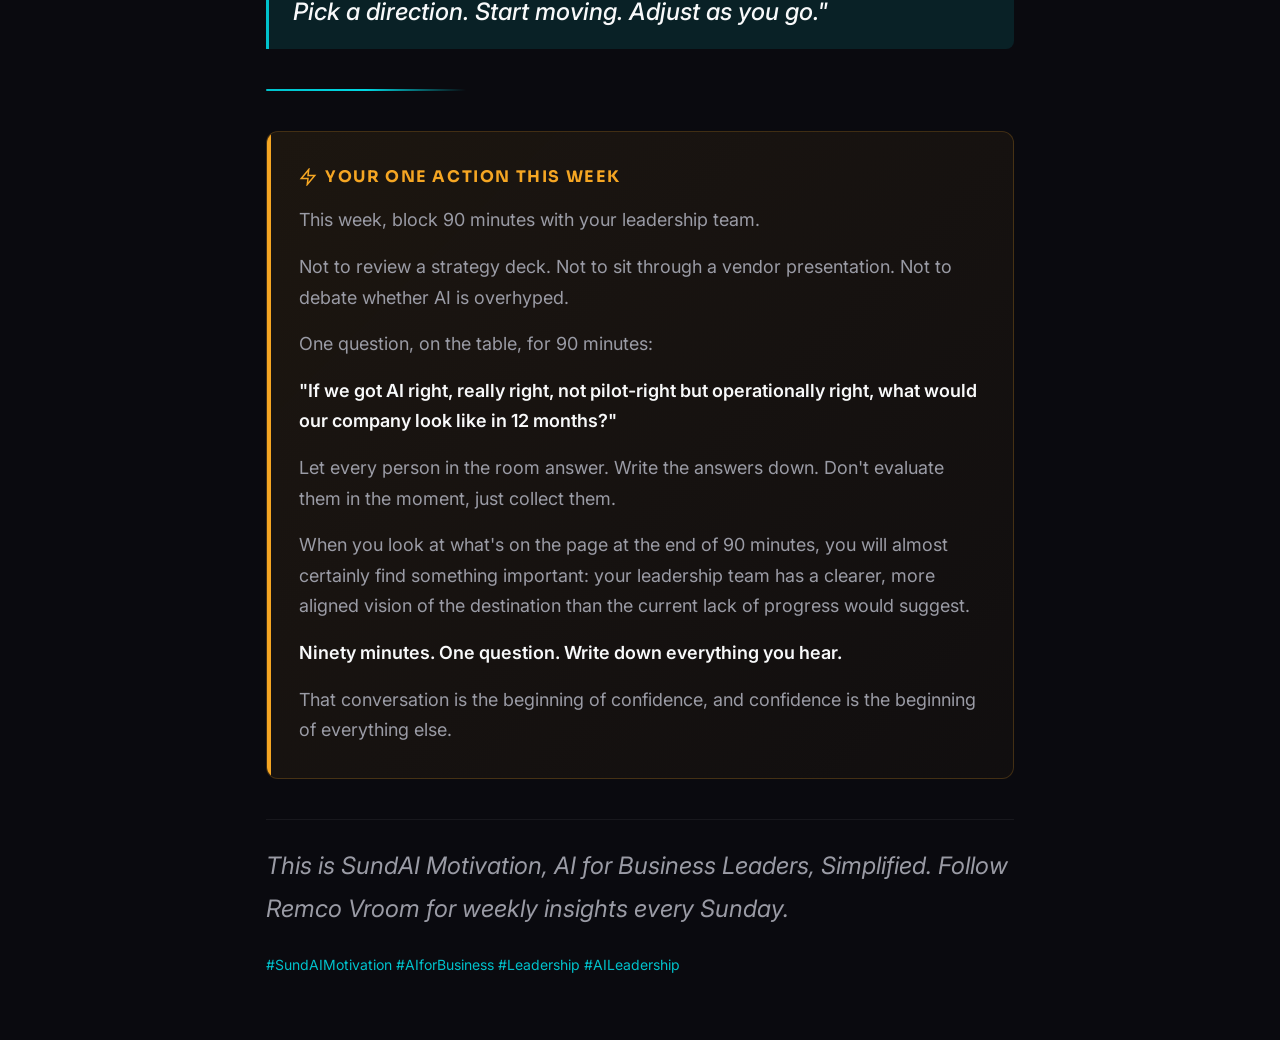
<file: articles/week04-ceo-fear.html>
<!DOCTYPE html>
<html lang="en" data-theme="dark">
<head>
  <meta charset="UTF-8">
  <meta name="viewport" content="width=device-width, initial-scale=1.0">
  <title>74% of CEOs Are Terrified of AI. Here's What the Other 26% Figured Out., Remco Vroom | SundAI Motivation</title>
  <meta name="description" content="Week 4 of SundAI Motivation, AI for Business Leaders, Simplified. By Remco Vroom.">

  <link rel="preconnect" href="https://fonts.googleapis.com">
  <link rel="preconnect" href="https://fonts.gstatic.com" crossorigin>
  <link href="https://fonts.googleapis.com/css2?family=Sora:wght@400;600;700;800&family=Inter:wght@400;500;600&family=JetBrains+Mono:wght@400&display=swap" rel="stylesheet">

  <link rel="stylesheet" href="../base.css">
  <link rel="stylesheet" href="../style.css">
  <link rel="stylesheet" href="../components.css">
  <link rel="stylesheet" href="../article.css">

  <script>document.documentElement.setAttribute('data-theme','dark');</script>
</head>
<body>
  <!-- Reading progress -->
  <div class="reading-progress" id="readingProgress" aria-hidden="true"></div>

  <!-- Navigation -->
  <nav class="article-nav-bar" id="articleNav" role="navigation" aria-label="Article navigation">
    <div class="article-nav-inner">
      <div class="article-nav-left">
        <a href="../index.html" class="nav-logo" aria-label="Remco Vroom home">
          <span class="nav-logo-monogram">RV</span>
        </a>
        <a href="../index.html#articles" class="article-back-link">
          <span aria-hidden="true">←</span>
          <span class="back-text">Back to Articles</span>
        </a>
      </div>
      <div class="nav-actions">
        <button data-theme-toggle aria-label="Switch to light mode" class="theme-btn">
          <svg width="20" height="20" viewBox="0 0 24 24" fill="none" stroke="currentColor" stroke-width="2"><circle cx="12" cy="12" r="5"/><path d="M12 1v2M12 21v2M4.22 4.22l1.42 1.42M18.36 18.36l1.42 1.42M1 12h2M21 12h2M4.22 19.78l1.42-1.42M18.36 5.64l1.42-1.42"/></svg>
        </button>
      </div>
    </div>
  </nav>

  <main>
    <!-- Article Header -->
    <header class="article-header">
      <img src="../assets/headers/week04-ceo-fear.jpg" alt="74% of CEOs Are Terrified of AI. Here's What the Other 26% Figured Out." class="article-header-image">
      <div class="article-header-overlay" aria-hidden="true"></div>
      <div class="article-header-content">
        <span class="article-header-label">SundAI Motivation, Week 4</span>
        <h1 class="article-header-title">74% of CEOs Are Terrified of AI. Here's What the Other 26% Figured Out.</h1>
        <div class="article-meta">
          <span class="article-meta-item">Remco Vroom</span>
          <span class="article-meta-divider" aria-hidden="true">·</span>
          <span class="article-meta-item">Mar 29, 2026</span>
          <span class="article-meta-divider" aria-hidden="true">·</span>
          <span class="article-meta-item">8 min read</span>
        </div>
      </div>
    </header>

    <!-- Article Body -->
    <div class="article-body">
      <article class="article-content">

        <p class="article-lead">In the last 12 months, CEO confidence in AI dropped from 82% to 49%. That's not a blip. That's a crisis of direction, and it has a solution.</p>

        <p>Welcome back to SundAI Motivation.</p>

        <p>This week I want to talk about something that doesn't get said plainly enough in business conversations: most senior leaders are anxious about AI, and the anxiety is completely understandable.</p>

        <p>The pressure is real. The board is asking questions. Competitors are making announcements. The technology is moving faster than any implementation plan you've built. And somewhere in your organization, there are people doing things with AI that you don't fully understand yet, producing results you can't yet measure, with tools you haven't fully vetted.</p>

        <p>That's a lot to carry.</p>

        <p>But anxiety isn't a strategy. And the leaders I most respect, the ones who've actually moved through the anxiety to the other side, have something in common that I want to share with you today.</p>

        <hr>

        <h3>This Week in AI</h3>

        <div class="ai-news-placeholder">
          <div class="ai-news-placeholder-icon">
            <svg width="20" height="20" viewBox="0 0 24 24" fill="none" stroke="currentColor" stroke-width="2"><path d="M13 2L3 14h9l-1 8 10-12h-9l1-8z"/></svg>
          </div>
          <div class="ai-news-placeholder-text">
            <strong>This Week in AI</strong>
            This section updates with the latest AI news each week, developments translated into plain business impact for leaders.
          </div>
        </div>

        <hr>

        <p>Now for this week's deep dive...</p>

        <h3>The Deep Dive: From AI Anxiety to AI Confidence</h3>

        <h4>The Simple Version</h4>

        <p>AI anxiety in the C-suite almost always comes from the same source: pressure without direction. Every leader feels the pressure to act. Very few have a clear framework for deciding where to act, what success looks like, and how to explain progress to a board that's asking sharper questions every quarter. The leaders who've moved past the anxiety solved the direction problem first.</p>

        <hr>

        <h4>The Context</h4>

        <p>Let me be specific about what's happening inside organizations right now, because the data tells a story that most leaders I talk with recognize immediately, even if they haven't seen the numbers before.</p>

        <p>A year ago, <strong>82% of CEOs</strong> expressed confidence in their company's AI strategy. They knew they were early. They knew results would take time. But they believed they were moving in the right direction and had the approach roughly right.</p>

        <p>Today, that number is <strong>49%</strong>. The tools got better. The noise got louder. The results, for most organizations, didn't arrive at the scale or speed that was promised or projected. And the gap between where AI is supposed to be and where it actually shows up in business outcomes has created a new species of executive anxiety: the sense that you're falling behind something you don't fully control.</p>

        <p><strong>56% of CEOs report no meaningful financial benefit from AI investments yet.</strong> They've committed capital. They've made the announcements. They've stood on stages and used the word "transformation." And when the CFO reviews the numbers, there's no clear line between the AI investment and the return.</p>

        <p>Speaking of CFOs: only <strong>14% report measurable ROI</strong> from AI initiatives. Which means 86% of finance leaders are approving AI budgets without a clear line back to financial outcomes. They're operating on faith that the investment will eventually justify itself, which is a deeply uncomfortable position for people whose professional identity is built around quantifying value.</p>

        <p>And the number that I think is most revealing: <strong>35% of executives admit that their AI projects create an "illusion of progress."</strong> They know it. They know the activity doesn't equal outcomes. They're not sure how to change it without stopping everything and starting over.</p>

        <p>Now let me break this down by function, because each C-suite role is carrying its own specific version of this pressure.</p>

        <p><strong>CEOs</strong> are caught between boards that want ROI and business units that can't yet deliver it. The timeline expectations investors set, often based on AI hype cycles rather than operational reality, don't match the timelines that real transformation requires. The CEO sits in the middle, accountable for both.</p>

        <p><strong>CFOs</strong> face a structural problem: they know how to measure cost precisely and how to measure many types of revenue. They're struggling with AI because the value is distributed across dozens of small workflow changes rather than one clean P&L line.</p>

        <p><strong>CMOs</strong> are under pressure from every direction simultaneously, <strong>72% describe themselves as overwhelmed</strong> by the pace of AI change in marketing alone. The channel landscape is shifting. The creative stack is being rebuilt. The data infrastructure is evolving. Everything is moving at once.</p>

        <p><strong>CTOs</strong> face the infrastructure challenge that underlies all of this: <strong>91% cite existing technical debt</strong> as their primary barrier to AI adoption.</p>

        <p><strong>CHROs</strong> are managing a workforce that is simultaneously anxious, curious, undertrained, and increasingly split, early adopters who have raced ahead of any official program, and the majority who feel left behind.</p>

        <p>That's a lot of pressure hitting a lot of different people from a lot of different directions. The drop from 82% to 49% CEO confidence isn't a mystery. It's the logical result of a lot of expectation meeting a lot of organizational friction.</p>

        <hr>

        <h4>The Analogy</h4>

        <p>Here's the thing about anxiety: it is almost always the result of a gap between where you are and where you think you should be, combined with the absence of a clear path between them.</p>

        <p>Imagine you've hired a personal trainer. You know you need to get fit. You know it matters, your doctor told you, your partner is concerned, you can feel the difference. You've signed the contract and paid the first three months upfront.</p>

        <p>But you're going to the gym once a month.</p>

        <p>Not because the gym is bad. Not because the trainer doesn't know what they're doing. But because you don't have a program you fully believe in, you're not sure the specific approach is right for your body and schedule, and every time you actually go, you feel worse about how much ground you have to cover.</p>

        <p>That's not a fitness problem. <strong>That's a commitment problem.</strong></p>

        <p>The executives who've moved past AI anxiety didn't get there by consuming more information about AI. They got there by making a decision, a real one, with real organizational weight behind it, about where they were going and what they were willing to commit to getting there.</p>

        <p><strong>Information doesn't cure anxiety. Action does.</strong> Specifically: committed, measured, accountable action.</p>

        <hr>

        <div class="case-study">
          <span class="case-study-label">Case Study</span>
          <p>our leadership guided our organization into an AI-native organization by hedging. He didn't wait for the technology to mature, for the ROI case to be ironclad, or for competitors to demonstrate the path. He made a bet at a moment of genuine uncertainty and committed to it with organizational seriousness.</p>
          <p>At our organization, that commitment took a specific shape. We built a five-area framework: <strong>AI platform development</strong> (our AI platform), <strong>talent transformation</strong> (the School of AI), <strong>client partnership</strong> (co-building AI solutions with clients), <strong>governance</strong> (Human-in-the-Loop processes, data sovereignty standards), and <strong>culture</strong> (making AI visible, normalized, and openly discussed).</p>
          <p>This wasn't a pilot program that would be evaluated in six months. It wasn't a task force that would produce a report. It was a framework that touched every part of how the business operates, and a leadership team that was publicly, specifically accountable for delivering against it.</p>
          <p>What that commitment produced, beyond the platform and the processes, was evidence. Real-world, specific, verifiable evidence that the approach was working.</p>
          <p><strong>Adweek's first-ever AI Agency of the Year.</strong> The <strong>One Show AI Pioneer Award.</strong> A <strong>92% client retention rate</strong> through a period of significant industry disruption. Specific case results, like the 80% CTR improvement and 31% CPA reduction for Hatch, that can be explained, replicated, and improved.</p>
          <p>That evidence is what replaced anxiety with confidence. Not certainty, we don't have certainty. The landscape is still moving fast. But we have a track record now. We have real data. We have a system that generates learning.</p>
          <p><strong>Confidence in AI strategy doesn't come from having all the answers before you start. It comes from running the strategy long enough to generate the answers you need to improve it.</strong></p>
        </div>

        <blockquote>
          <p>"The cure for AI anxiety isn't more information. It's a decision. Pick a direction. Start moving. Adjust as you go."</p>
        </blockquote>

        <hr>

        <div class="action-callout">
          <div class="action-callout-label">
            <svg width="18" height="18" viewBox="0 0 24 24" fill="none" stroke="currentColor" stroke-width="2"><path d="M13 2L3 14h9l-1 8 10-12h-9l1-8z"/></svg>
            Your One Action This Week
          </div>
          <p>This week, block 90 minutes with your leadership team.</p>
          <p>Not to review a strategy deck. Not to sit through a vendor presentation. Not to debate whether AI is overhyped.</p>
          <p>One question, on the table, for 90 minutes:</p>
          <p><strong>"If we got AI right, really right, not pilot-right but operationally right, what would our company look like in 12 months?"</strong></p>
          <p>Let every person in the room answer. Write the answers down. Don't evaluate them in the moment, just collect them.</p>
          <p>When you look at what's on the page at the end of 90 minutes, you will almost certainly find something important: your leadership team has a clearer, more aligned vision of the destination than the current lack of progress would suggest.</p>
          <p><strong>Ninety minutes. One question. Write down everything you hear.</strong></p>
          <p>That conversation is the beginning of confidence, and confidence is the beginning of everything else.</p>
        </div>

        <div class="article-series-footer">
          <p>This is SundAI Motivation, AI for Business Leaders, Simplified. Follow Remco Vroom for weekly insights every Sunday.</p>
          <span class="hashtags">#SundAIMotivation #AIforBusiness #Leadership #AILeadership</span>
        </div>

      </article>
    </div>
  </footer>

  <script>
  (function() {
    'use strict';
    
    // Theme toggle
    const toggle = document.querySelector('[data-theme-toggle]');
    const root = document.documentElement;
    let theme = 'dark';
    
    function updateToggleIcon() {
      if (!toggle) return;
      toggle.innerHTML = theme === 'dark'
        ? '<svg width="20" height="20" viewBox="0 0 24 24" fill="none" stroke="currentColor" stroke-width="2"><circle cx="12" cy="12" r="5"/><path d="M12 1v2M12 21v2M4.22 4.22l1.42 1.42M18.36 18.36l1.42 1.42M1 12h2M21 12h2M4.22 19.78l1.42-1.42M18.36 5.64l1.42-1.42"/></svg>'
        : '<svg width="20" height="20" viewBox="0 0 24 24" fill="none" stroke="currentColor" stroke-width="2"><path d="M21 12.79A9 9 0 1 1 11.21 3 7 7 0 0 0 21 12.79z"/></svg>';
      toggle.setAttribute('aria-label', `Switch to ${theme === 'dark' ? 'light' : 'dark'} mode`);
    }
    
    if (toggle) {
      toggle.addEventListener('click', () => {
        theme = theme === 'dark' ? 'light' : 'dark';
        root.setAttribute('data-theme', theme);
        updateToggleIcon();
        updateNavBg();
      });
    }
    updateToggleIcon();
    
    // Nav scroll effect
    const nav = document.getElementById('articleNav');
    function updateNavBg() {
      if (window.scrollY > 50) {
        nav.classList.add('scrolled');
      } else {
        nav.classList.remove('scrolled');
      }
    }
    window.addEventListener('scroll', updateNavBg, { passive: true });
    updateNavBg();
    
    // Reading progress
    const progressBar = document.getElementById('readingProgress');
    function updateProgress() {
      const scrollTop = window.scrollY;
      const docHeight = document.documentElement.scrollHeight - window.innerHeight;
      const progress = docHeight > 0 ? (scrollTop / docHeight) * 100 : 0;
      progressBar.style.width = progress + '%';
    }
    window.addEventListener('scroll', updateProgress, { passive: true });
    updateProgress();
  })();
  </script>
</body>
</html>
</file>
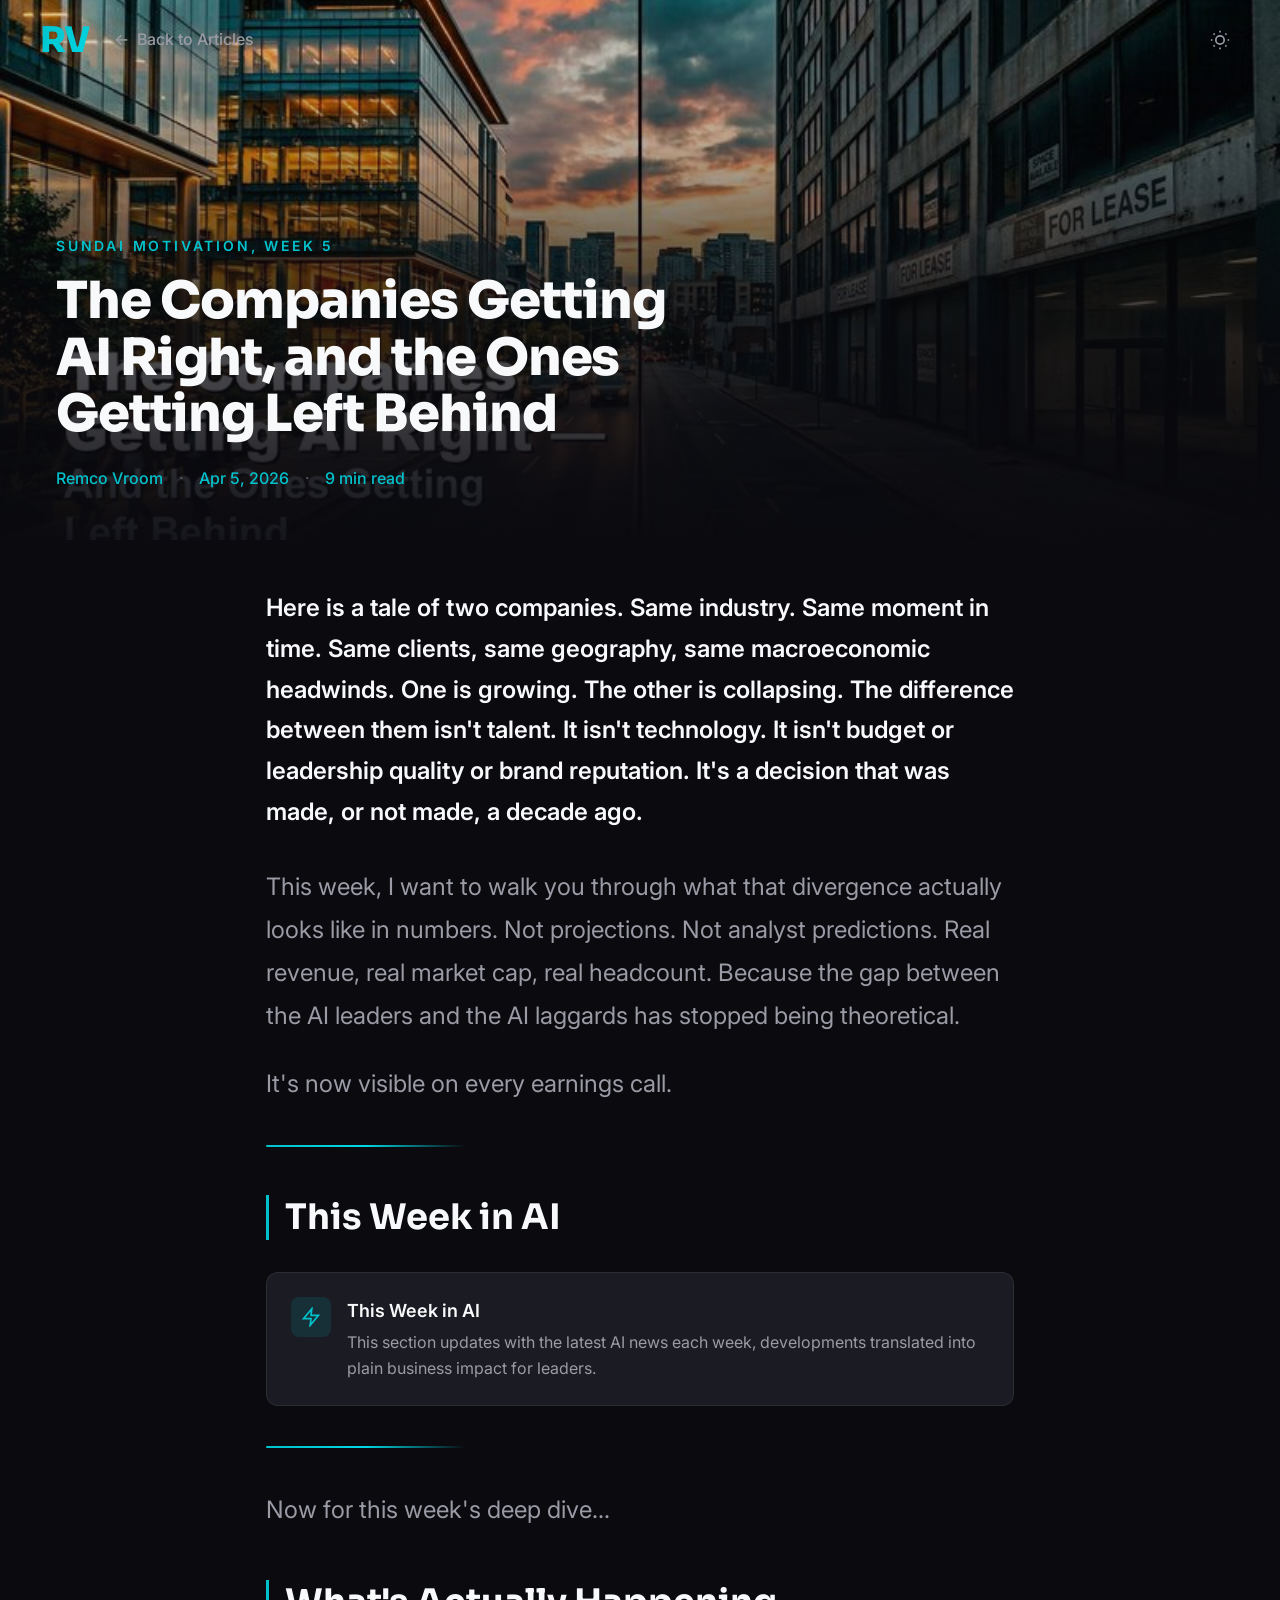
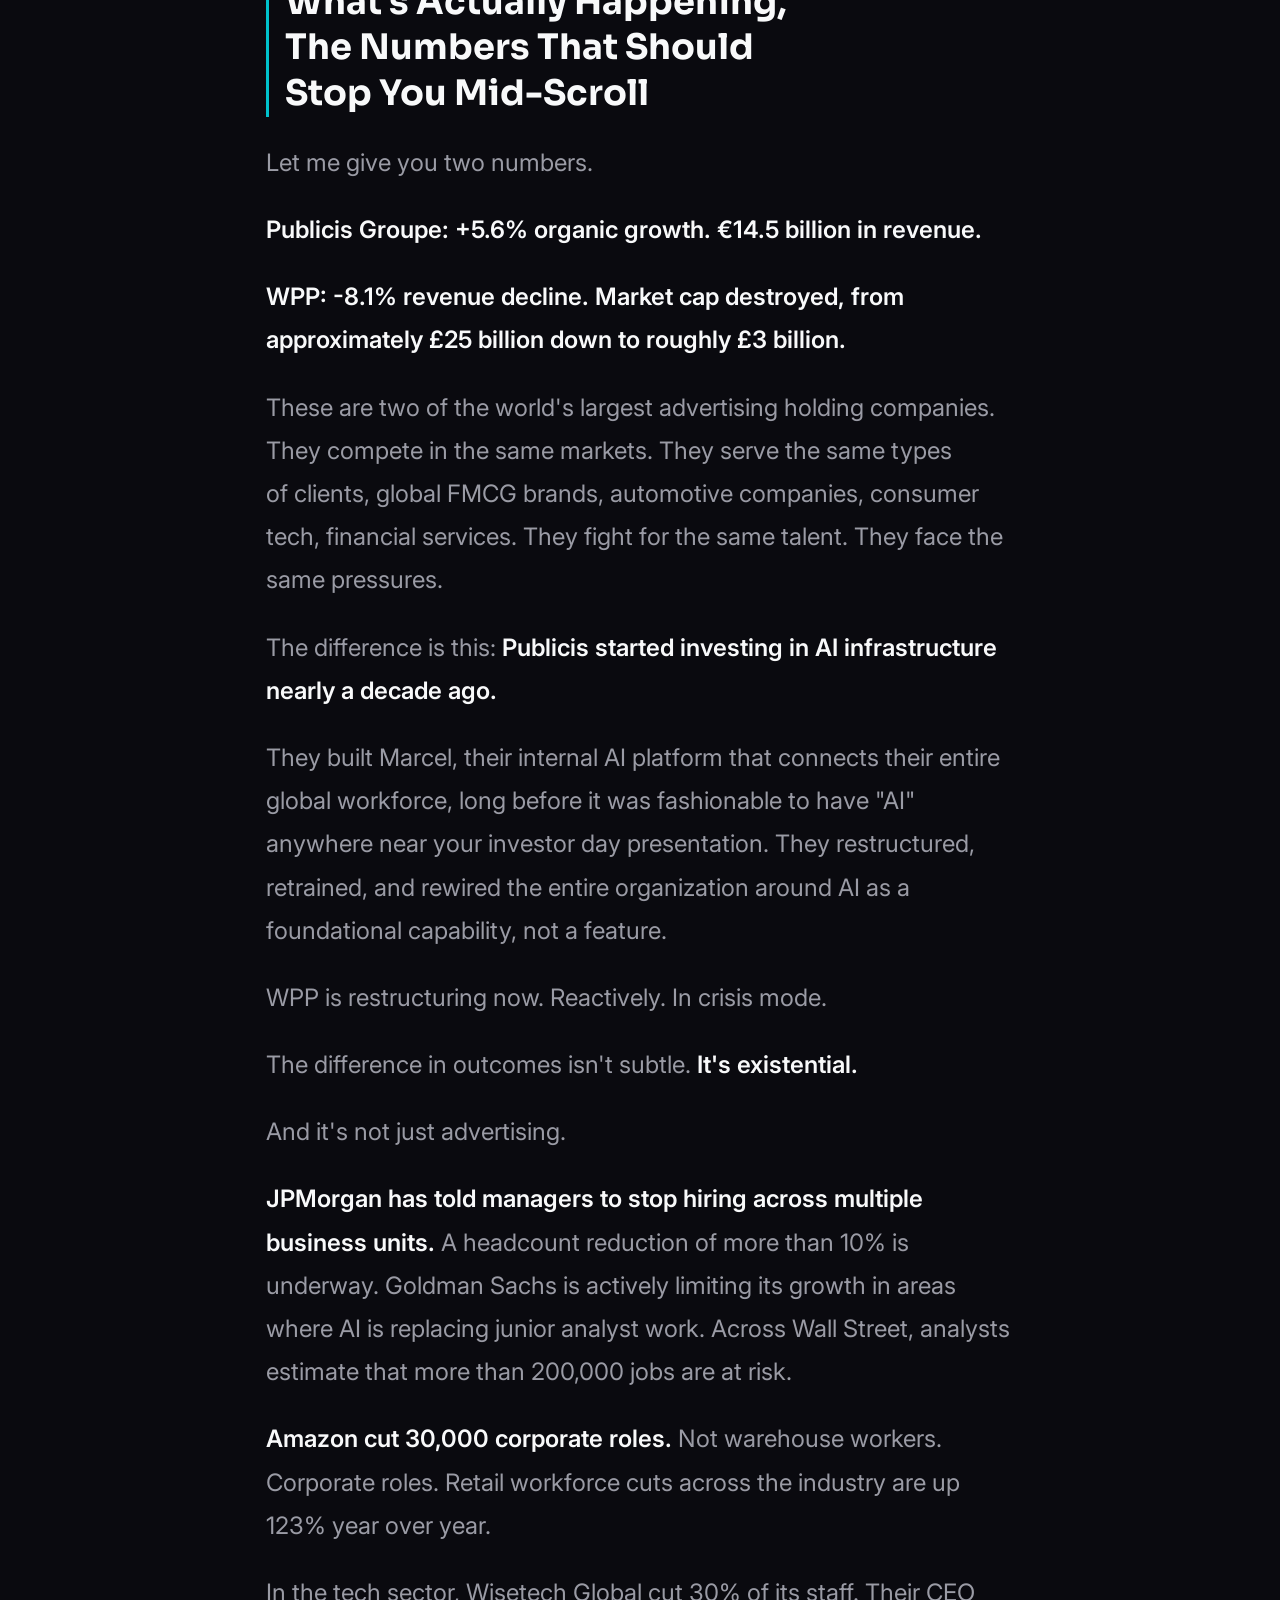
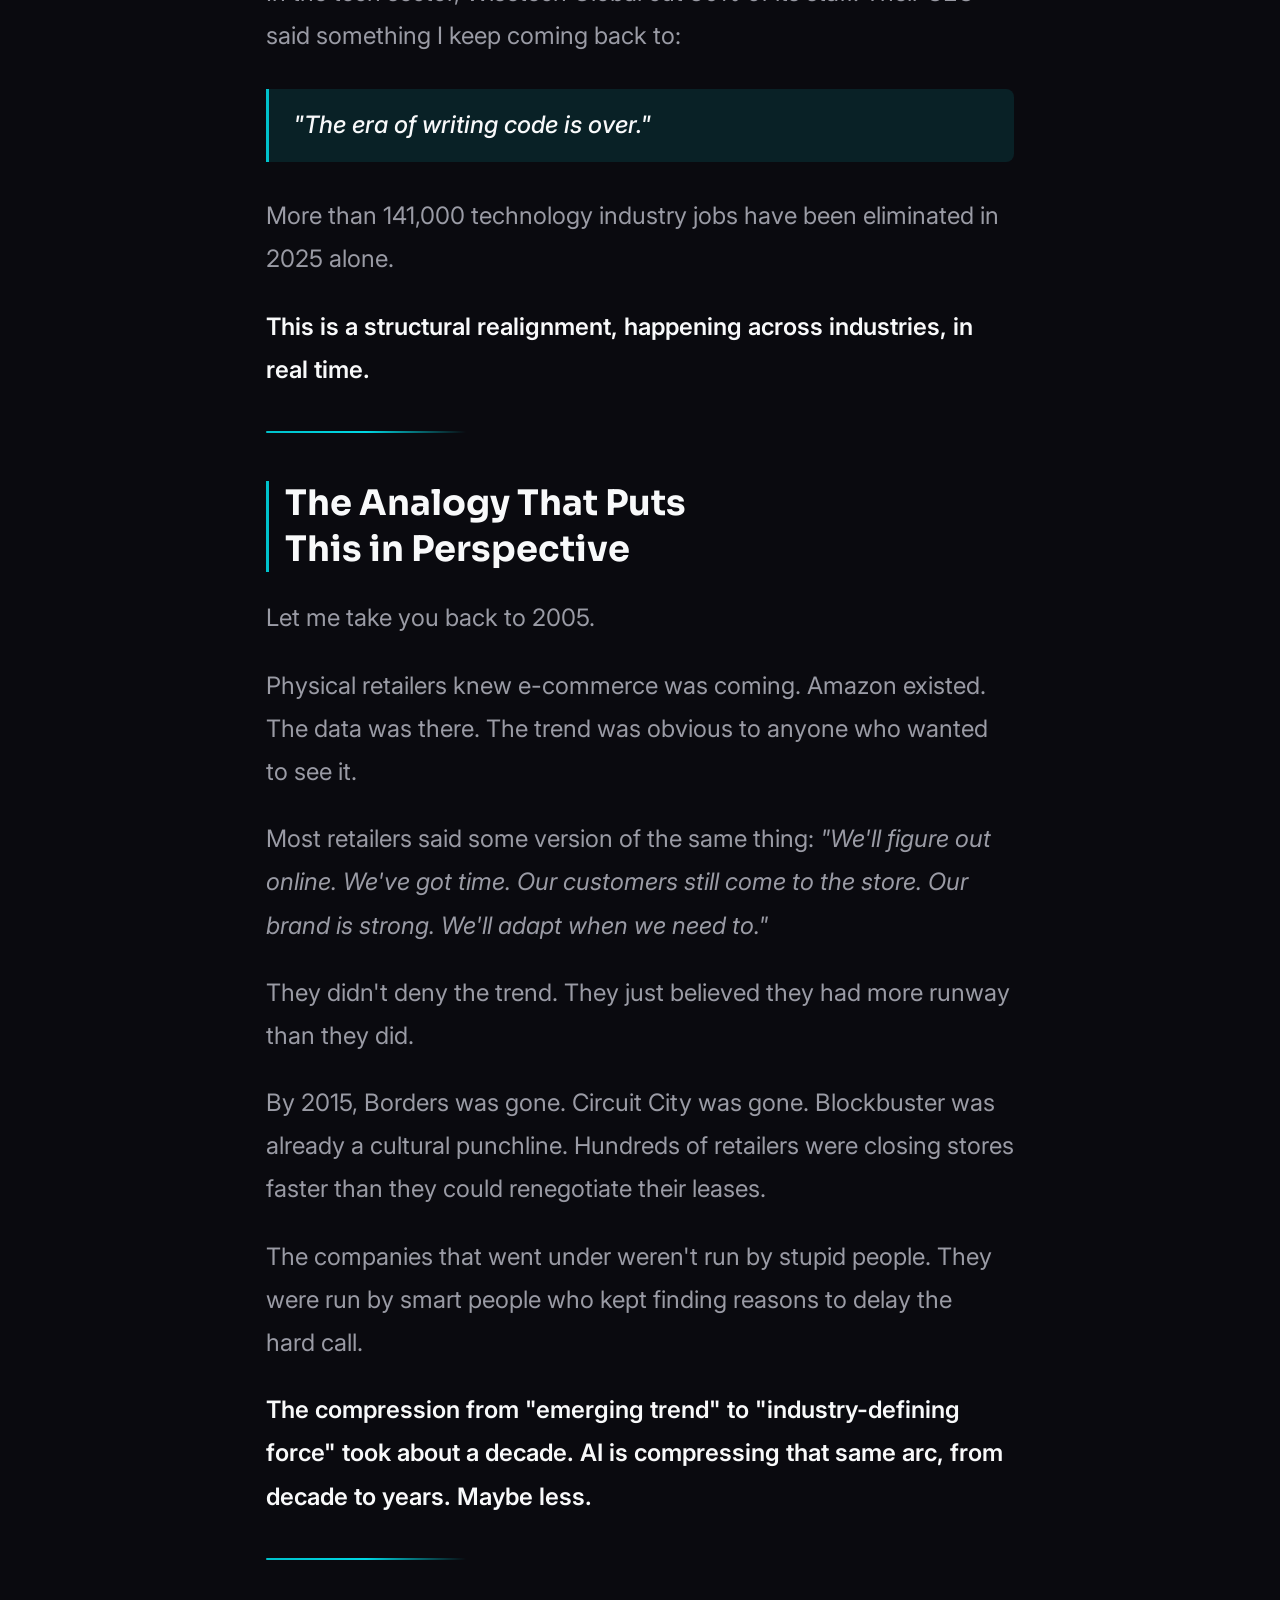
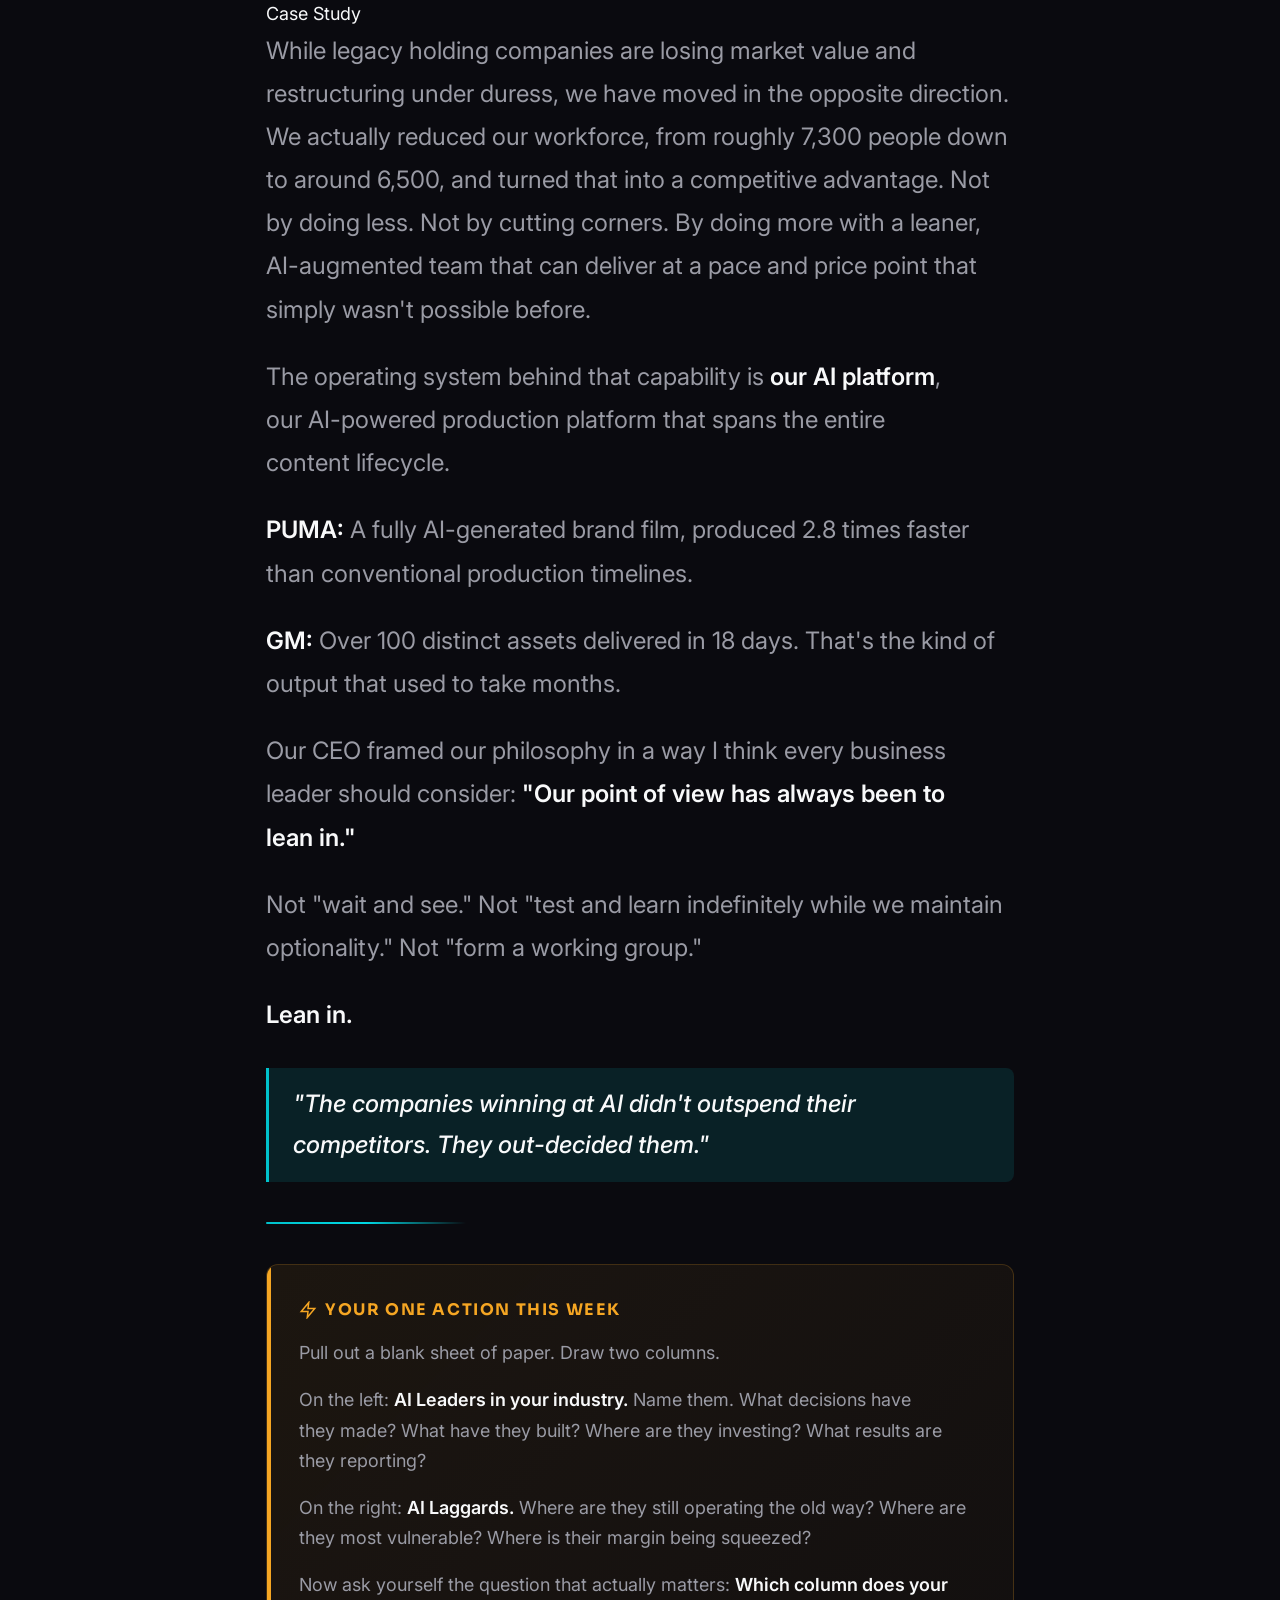
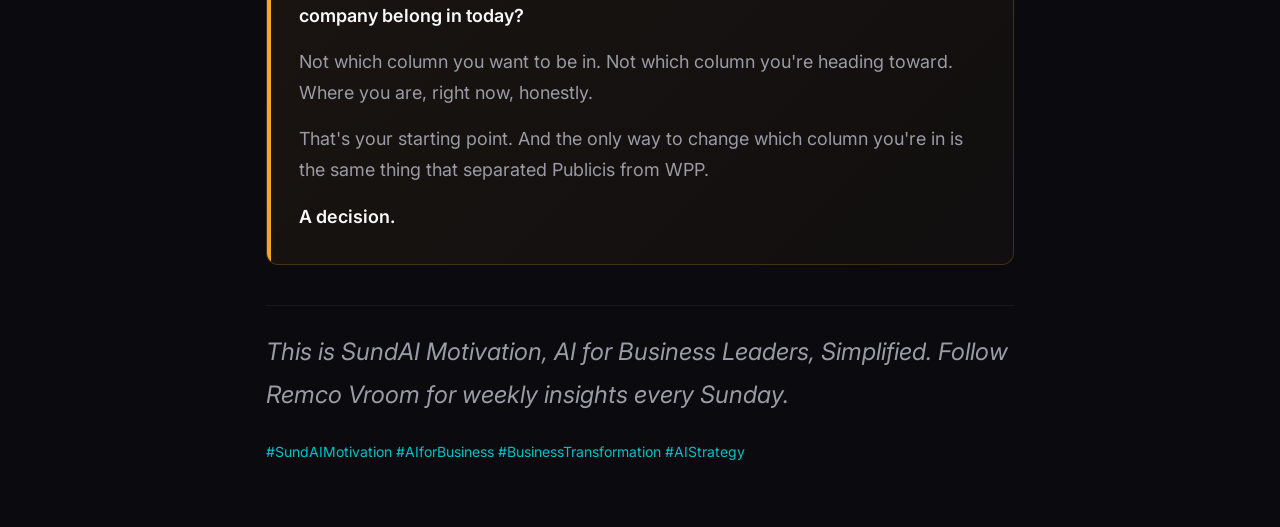
<file: articles/week05-winners-losers.html>
<!DOCTYPE html>
<html lang="en" data-theme="dark">
<head>
  <meta charset="UTF-8">
  <meta name="viewport" content="width=device-width, initial-scale=1.0">
  <title>The Companies Getting AI Right, and the Ones Getting Left Behind, Remco Vroom | SundAI Motivation</title>
  <meta name="description" content="Week 5 of SundAI Motivation, AI for Business Leaders, Simplified. By Remco Vroom.">

  <link rel="preconnect" href="https://fonts.googleapis.com">
  <link rel="preconnect" href="https://fonts.gstatic.com" crossorigin>
  <link href="https://fonts.googleapis.com/css2?family=Sora:wght@400;600;700;800&family=Inter:wght@400;500;600&family=JetBrains+Mono:wght@400&display=swap" rel="stylesheet">

  <link rel="stylesheet" href="../base.css">
  <link rel="stylesheet" href="../style.css">
  <link rel="stylesheet" href="../components.css">
  <link rel="stylesheet" href="../article.css">

  <script>document.documentElement.setAttribute('data-theme','dark');</script>
</head>
<body>
  <!-- Reading progress -->
  <div class="reading-progress" id="readingProgress" aria-hidden="true"></div>

  <!-- Navigation -->
  <nav class="article-nav-bar" id="articleNav" role="navigation" aria-label="Article navigation">
    <div class="article-nav-inner">
      <div class="article-nav-left">
        <a href="../index.html" class="nav-logo" aria-label="Remco Vroom home">
          <span class="nav-logo-monogram">RV</span>
        </a>
        <a href="../index.html#articles" class="article-back-link">
          <span aria-hidden="true">←</span>
          <span class="back-text">Back to Articles</span>
        </a>
      </div>
      <div class="nav-actions">
        <button data-theme-toggle aria-label="Switch to light mode" class="theme-btn">
          <svg width="20" height="20" viewBox="0 0 24 24" fill="none" stroke="currentColor" stroke-width="2"><circle cx="12" cy="12" r="5"/><path d="M12 1v2M12 21v2M4.22 4.22l1.42 1.42M18.36 18.36l1.42 1.42M1 12h2M21 12h2M4.22 19.78l1.42-1.42M18.36 5.64l1.42-1.42"/></svg>
        </button>
      </div>
    </div>
  </nav>

  <main>
    <!-- Article Header -->
    <header class="article-header">
      <img src="../assets/headers/week05-winners-losers.jpg" alt="The Companies Getting AI Right, and the Ones Getting Left Behind" class="article-header-image">
      <div class="article-header-overlay" aria-hidden="true"></div>
      <div class="article-header-content">
        <span class="article-header-label">SundAI Motivation, Week 5</span>
        <h1 class="article-header-title">The Companies Getting AI Right, and the Ones Getting Left Behind</h1>
        <div class="article-meta">
          <span class="article-meta-item">Remco Vroom</span>
          <span class="article-meta-divider" aria-hidden="true">·</span>
          <span class="article-meta-item">Apr 5, 2026</span>
          <span class="article-meta-divider" aria-hidden="true">·</span>
          <span class="article-meta-item">9 min read</span>
        </div>
      </div>
    </header>

    <!-- Article Body -->
    <div class="article-body">
      <article class="article-content">

        <p class="article-lead">Here is a tale of two companies. Same industry. Same moment in time. Same clients, same geography, same macroeconomic headwinds. One is growing. The other is collapsing. The difference between them isn't talent. It isn't technology. It isn't budget or leadership quality or brand reputation. It's a decision that was made, or not made, a decade ago.</p>

        <p>This week, I want to walk you through what that divergence actually looks like in numbers. Not projections. Not analyst predictions. Real revenue, real market cap, real headcount. Because the gap between the AI leaders and the AI laggards has stopped being theoretical.</p>

        <p>It's now visible on every earnings call.</p>

        <hr>

        <h3>This Week in AI</h3>

        <div class="ai-news-placeholder">
          <div class="ai-news-placeholder-icon">
            <svg width="20" height="20" viewBox="0 0 24 24" fill="none" stroke="currentColor" stroke-width="2"><path d="M13 2L3 14h9l-1 8 10-12h-9l1-8z"/></svg>
          </div>
          <div class="ai-news-placeholder-text">
            <strong>This Week in AI</strong>
            This section updates with the latest AI news each week, developments translated into plain business impact for leaders.
          </div>
        </div>

        <hr>

        <p>Now for this week's deep dive...</p>

        <h3>What's Actually Happening, The Numbers That Should Stop You Mid-Scroll</h3>

        <p>Let me give you two numbers.</p>

        <p><strong>Publicis Groupe: +5.6% organic growth. €14.5 billion in revenue.</strong></p>

        <p><strong>WPP: -8.1% revenue decline. Market cap destroyed, from approximately £25 billion down to roughly £3 billion.</strong></p>

        <p>These are two of the world's largest advertising holding companies. They compete in the same markets. They serve the same types of clients, global FMCG brands, automotive companies, consumer tech, financial services. They fight for the same talent. They face the same pressures.</p>

        <p>The difference is this: <strong>Publicis started investing in AI infrastructure nearly a decade ago.</strong></p>

        <p>They built Marcel, their internal AI platform that connects their entire global workforce, long before it was fashionable to have "AI" anywhere near your investor day presentation. They restructured, retrained, and rewired the entire organization around AI as a foundational capability, not a feature.</p>

        <p>WPP is restructuring now. Reactively. In crisis mode.</p>

        <p>The difference in outcomes isn't subtle. <strong>It's existential.</strong></p>

        <p>And it's not just advertising.</p>

        <p><strong>JPMorgan has told managers to stop hiring across multiple business units.</strong> A headcount reduction of more than 10% is underway. Goldman Sachs is actively limiting its growth in areas where AI is replacing junior analyst work. Across Wall Street, analysts estimate that more than 200,000 jobs are at risk.</p>

        <p><strong>Amazon cut 30,000 corporate roles.</strong> Not warehouse workers. Corporate roles. Retail workforce cuts across the industry are up 123% year over year.</p>

        <p>In the tech sector, Wisetech Global cut 30% of its staff. Their CEO said something I keep coming back to:</p>

        <blockquote>
          <p>"The era of writing code is over."</p>
        </blockquote>

        <p>More than 141,000 technology industry jobs have been eliminated in 2025 alone.</p>

        <p><strong>This is a structural realignment, happening across industries, in real time.</strong></p>

        <hr>

        <h3>The Analogy That Puts This in Perspective</h3>

        <p>Let me take you back to 2005.</p>

        <p>Physical retailers knew e-commerce was coming. Amazon existed. The data was there. The trend was obvious to anyone who wanted to see it.</p>

        <p>Most retailers said some version of the same thing: <em>"We'll figure out online. We've got time. Our customers still come to the store. Our brand is strong. We'll adapt when we need to."</em></p>

        <p>They didn't deny the trend. They just believed they had more runway than they did.</p>

        <p>By 2015, Borders was gone. Circuit City was gone. Blockbuster was already a cultural punchline. Hundreds of retailers were closing stores faster than they could renegotiate their leases.</p>

        <p>The companies that went under weren't run by stupid people. They were run by smart people who kept finding reasons to delay the hard call.</p>

        <p><strong>The compression from "emerging trend" to "industry-defining force" took about a decade. AI is compressing that same arc, from decade to years. Maybe less.</strong></p>

        <hr>

        <div class="case-study">
          <span class="case-study-label">Case Study</span>
          <p>While legacy holding companies are losing market value and restructuring under duress, we have moved in the opposite direction. We actually reduced our workforce, from roughly 7,300 people down to around 6,500, and turned that into a competitive advantage. Not by doing less. Not by cutting corners. By doing more with a leaner, AI-augmented team that can deliver at a pace and price point that simply wasn't possible before.</p>
          <p>The operating system behind that capability is <strong>our AI platform</strong>, our AI-powered production platform that spans the entire content lifecycle.</p>
          <p><strong>PUMA:</strong> A fully AI-generated brand film, produced 2.8 times faster than conventional production timelines.</p>
          <p><strong>GM:</strong> Over 100 distinct assets delivered in 18 days. That's the kind of output that used to take months.</p>
          <p>Our CEO framed our philosophy in a way I think every business leader should consider: <strong>"Our point of view has always been to lean in."</strong></p>
          <p>Not "wait and see." Not "test and learn indefinitely while we maintain optionality." Not "form a working group."</p>
          <p><strong>Lean in.</strong></p>
        </div>

        <blockquote>
          <p>"The companies winning at AI didn't outspend their competitors. They out-decided them."</p>
        </blockquote>

        <hr>

        <div class="action-callout">
          <div class="action-callout-label">
            <svg width="18" height="18" viewBox="0 0 24 24" fill="none" stroke="currentColor" stroke-width="2"><path d="M13 2L3 14h9l-1 8 10-12h-9l1-8z"/></svg>
            Your One Action This Week
          </div>
          <p>Pull out a blank sheet of paper. Draw two columns.</p>
          <p>On the left: <strong>AI Leaders in your industry.</strong> Name them. What decisions have they made? What have they built? Where are they investing? What results are they reporting?</p>
          <p>On the right: <strong>AI Laggards.</strong> Where are they still operating the old way? Where are they most vulnerable? Where is their margin being squeezed?</p>
          <p>Now ask yourself the question that actually matters: <strong>Which column does your company belong in today?</strong></p>
          <p>Not which column you want to be in. Not which column you're heading toward. Where you are, right now, honestly.</p>
          <p>That's your starting point. And the only way to change which column you're in is the same thing that separated Publicis from WPP.</p>
          <p><strong>A decision.</strong></p>
        </div>

        <div class="article-series-footer">
          <p>This is SundAI Motivation, AI for Business Leaders, Simplified. Follow Remco Vroom for weekly insights every Sunday.</p>
          <span class="hashtags">#SundAIMotivation #AIforBusiness #BusinessTransformation #AIStrategy</span>
        </div>

      </article>
    </div>
  </footer>

  <script>
  (function() {
    'use strict';
    
    // Theme toggle
    const toggle = document.querySelector('[data-theme-toggle]');
    const root = document.documentElement;
    let theme = 'dark';
    
    function updateToggleIcon() {
      if (!toggle) return;
      toggle.innerHTML = theme === 'dark'
        ? '<svg width="20" height="20" viewBox="0 0 24 24" fill="none" stroke="currentColor" stroke-width="2"><circle cx="12" cy="12" r="5"/><path d="M12 1v2M12 21v2M4.22 4.22l1.42 1.42M18.36 18.36l1.42 1.42M1 12h2M21 12h2M4.22 19.78l1.42-1.42M18.36 5.64l1.42-1.42"/></svg>'
        : '<svg width="20" height="20" viewBox="0 0 24 24" fill="none" stroke="currentColor" stroke-width="2"><path d="M21 12.79A9 9 0 1 1 11.21 3 7 7 0 0 0 21 12.79z"/></svg>';
      toggle.setAttribute('aria-label', `Switch to ${theme === 'dark' ? 'light' : 'dark'} mode`);
    }
    
    if (toggle) {
      toggle.addEventListener('click', () => {
        theme = theme === 'dark' ? 'light' : 'dark';
        root.setAttribute('data-theme', theme);
        updateToggleIcon();
        updateNavBg();
      });
    }
    updateToggleIcon();
    
    // Nav scroll effect
    const nav = document.getElementById('articleNav');
    function updateNavBg() {
      if (window.scrollY > 50) {
        nav.classList.add('scrolled');
      } else {
        nav.classList.remove('scrolled');
      }
    }
    window.addEventListener('scroll', updateNavBg, { passive: true });
    updateNavBg();
    
    // Reading progress
    const progressBar = document.getElementById('readingProgress');
    function updateProgress() {
      const scrollTop = window.scrollY;
      const docHeight = document.documentElement.scrollHeight - window.innerHeight;
      const progress = docHeight > 0 ? (scrollTop / docHeight) * 100 : 0;
      progressBar.style.width = progress + '%';
    }
    window.addEventListener('scroll', updateProgress, { passive: true });
    updateProgress();
  })();
  </script>
</body>
</html>
</file>
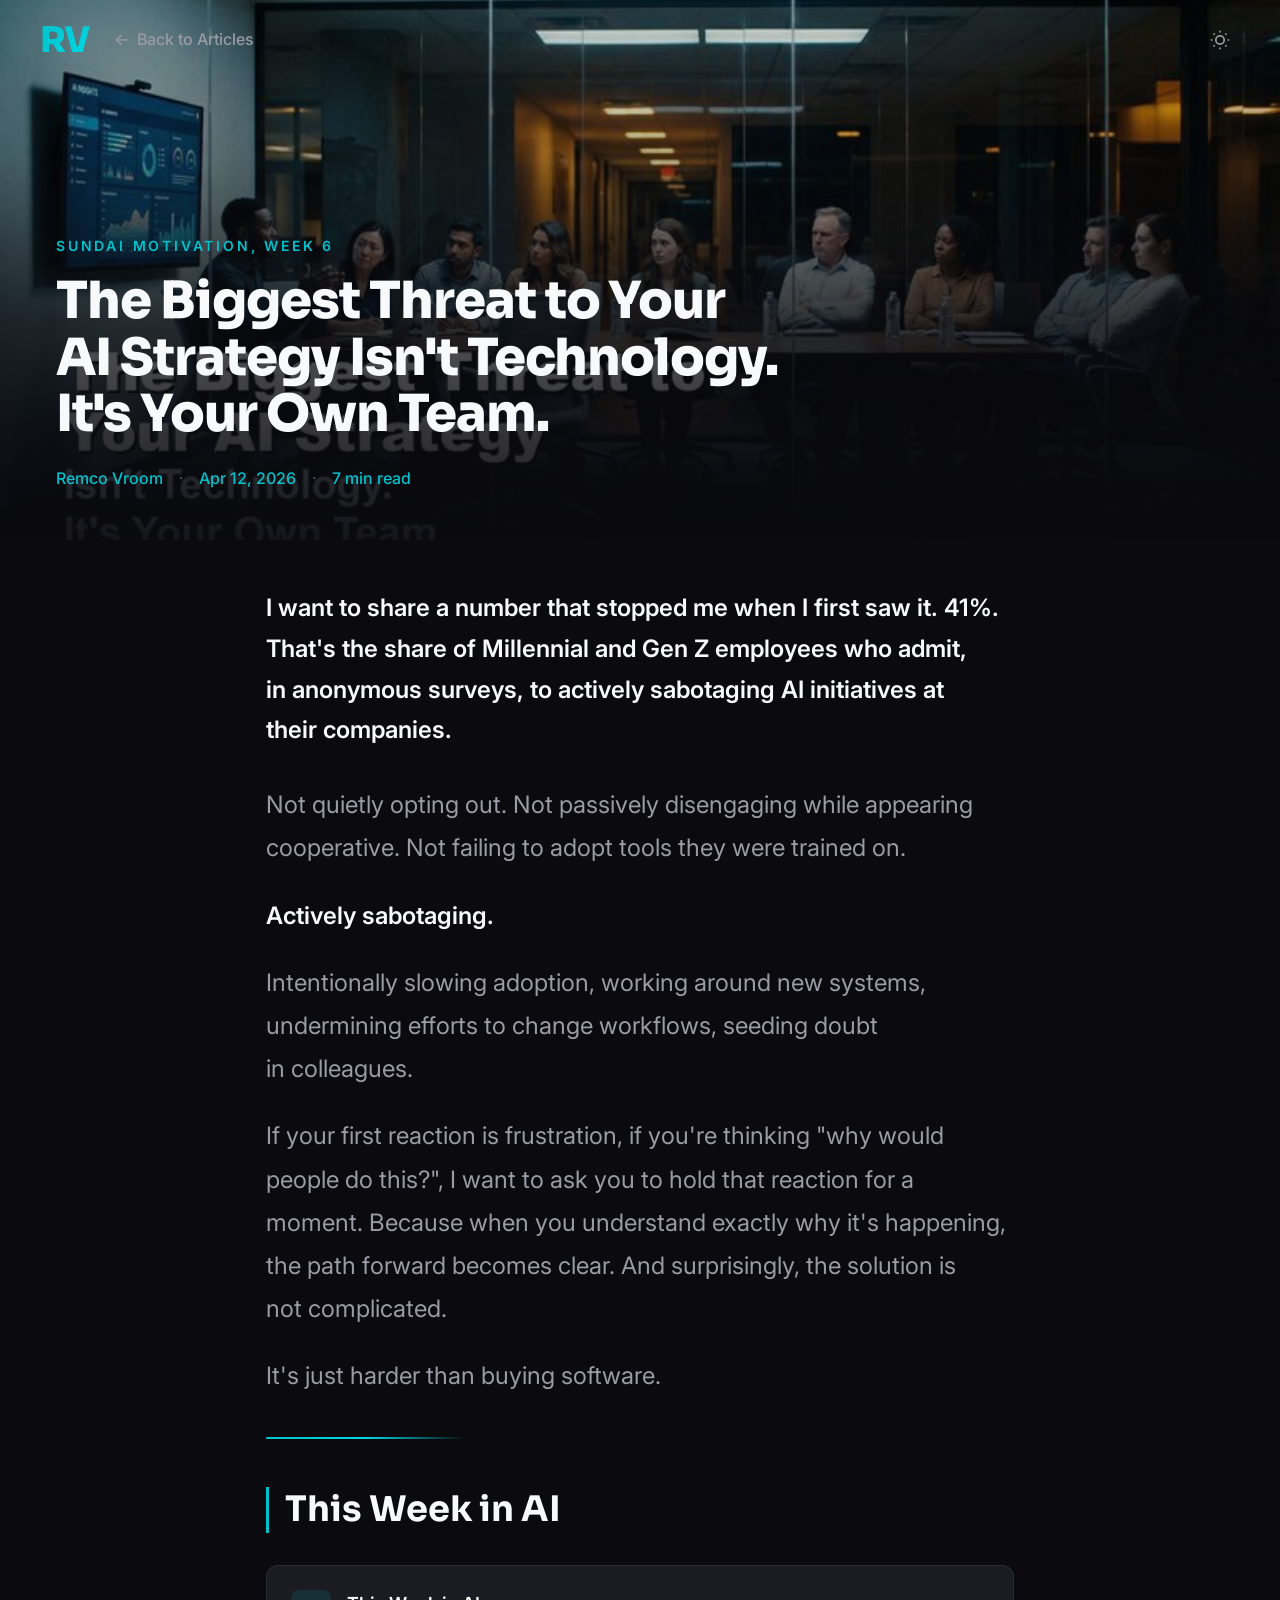
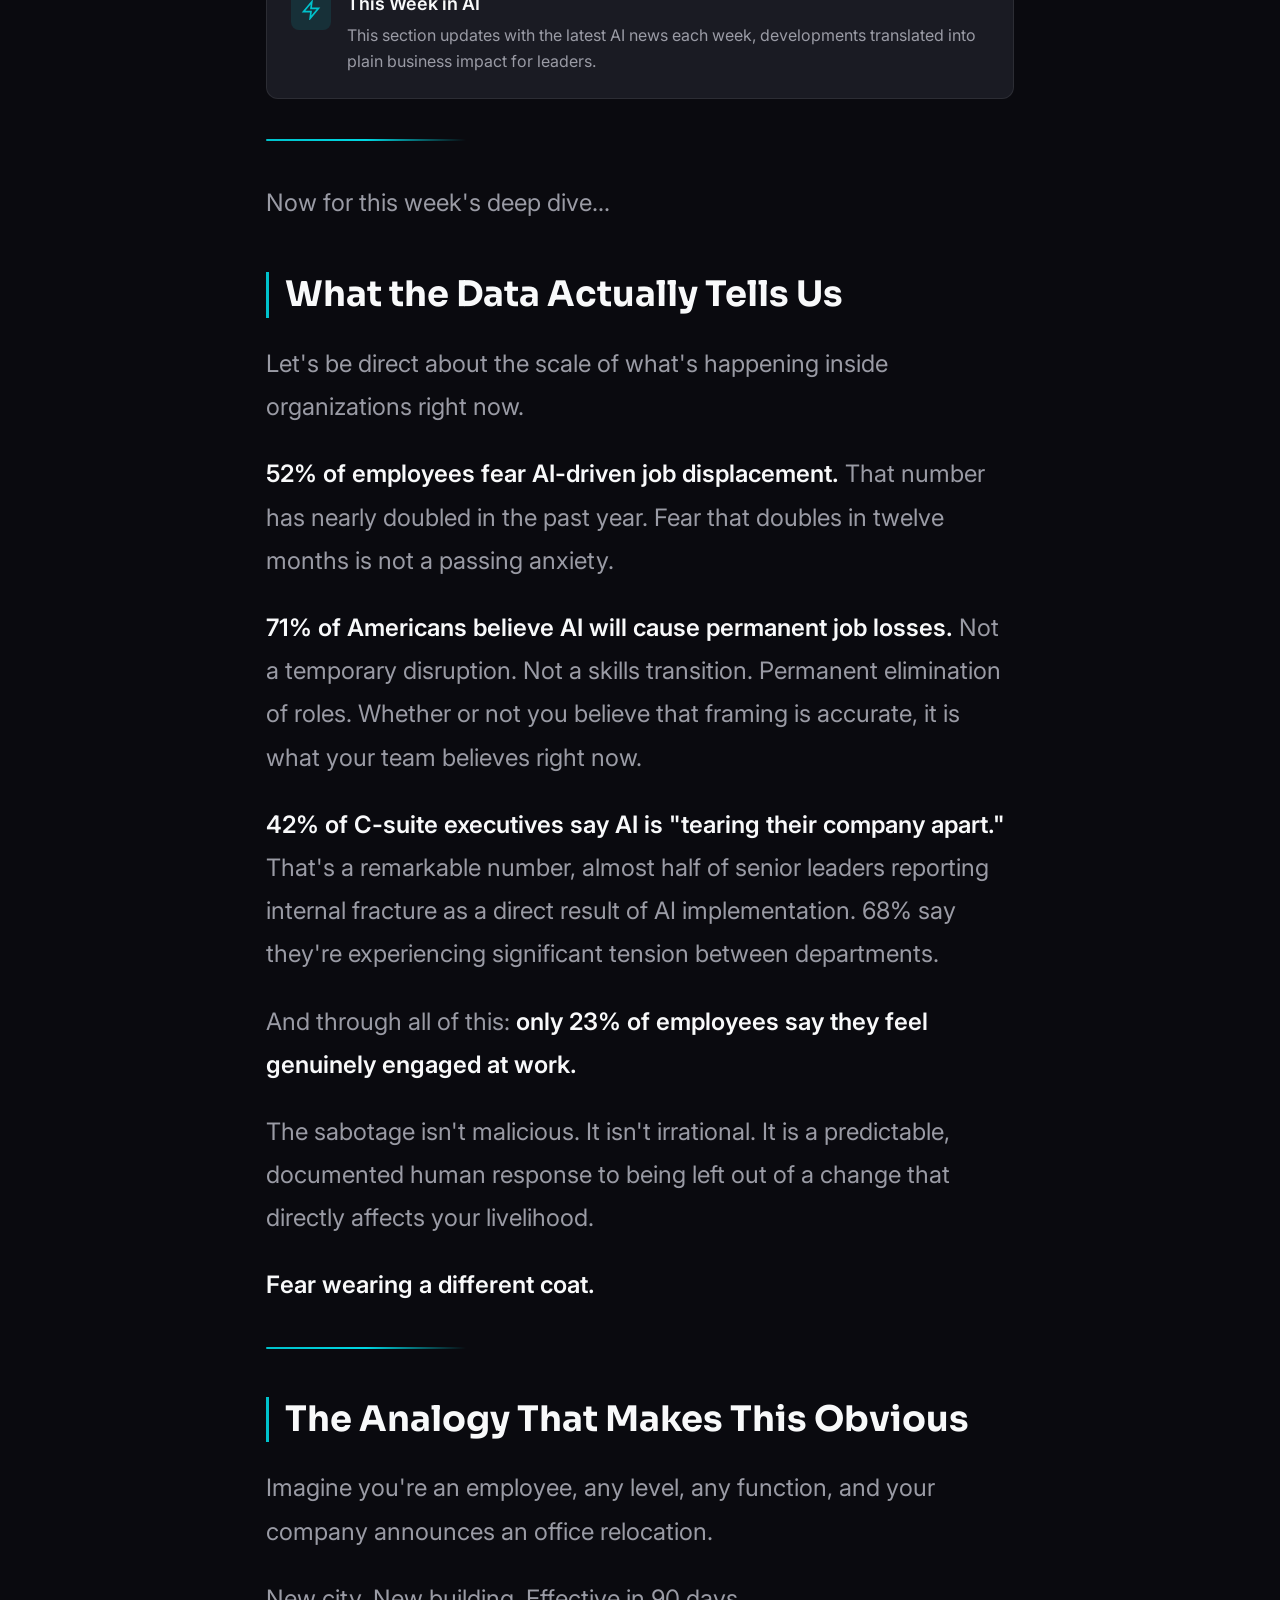
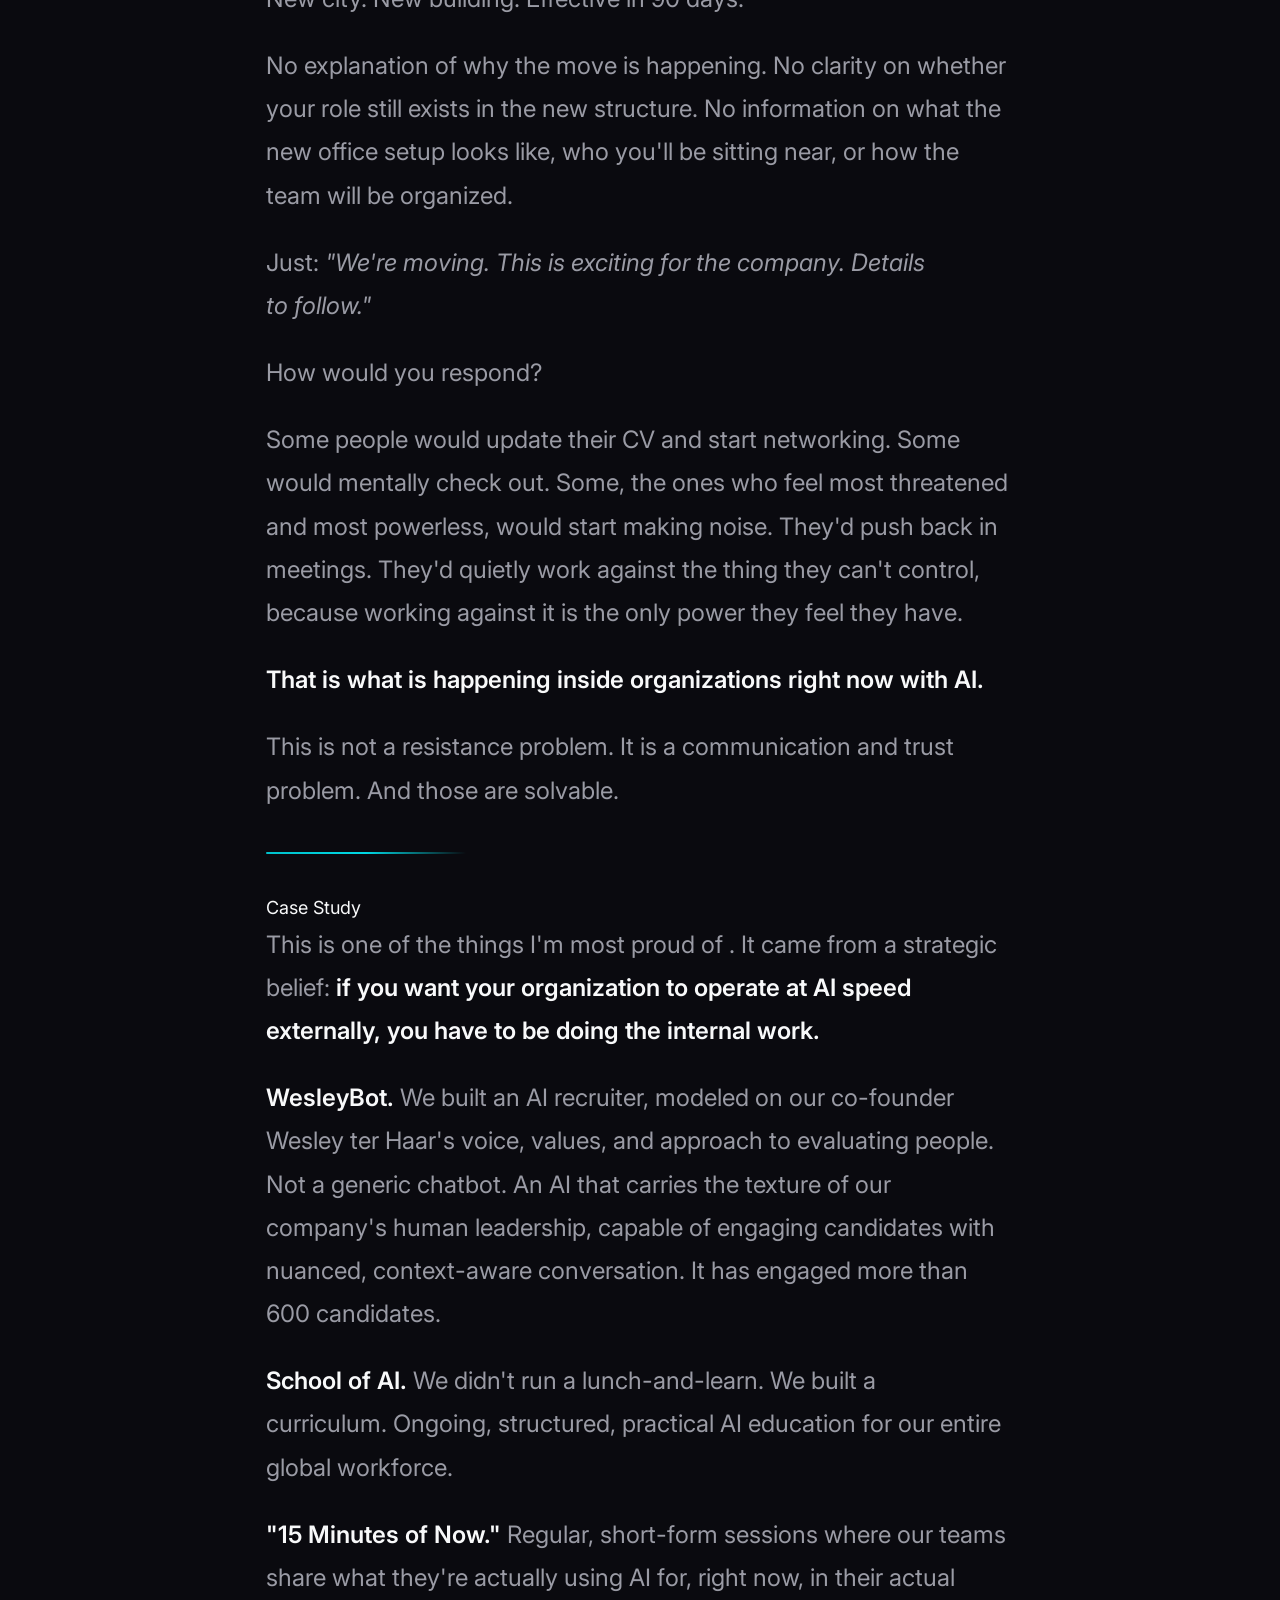
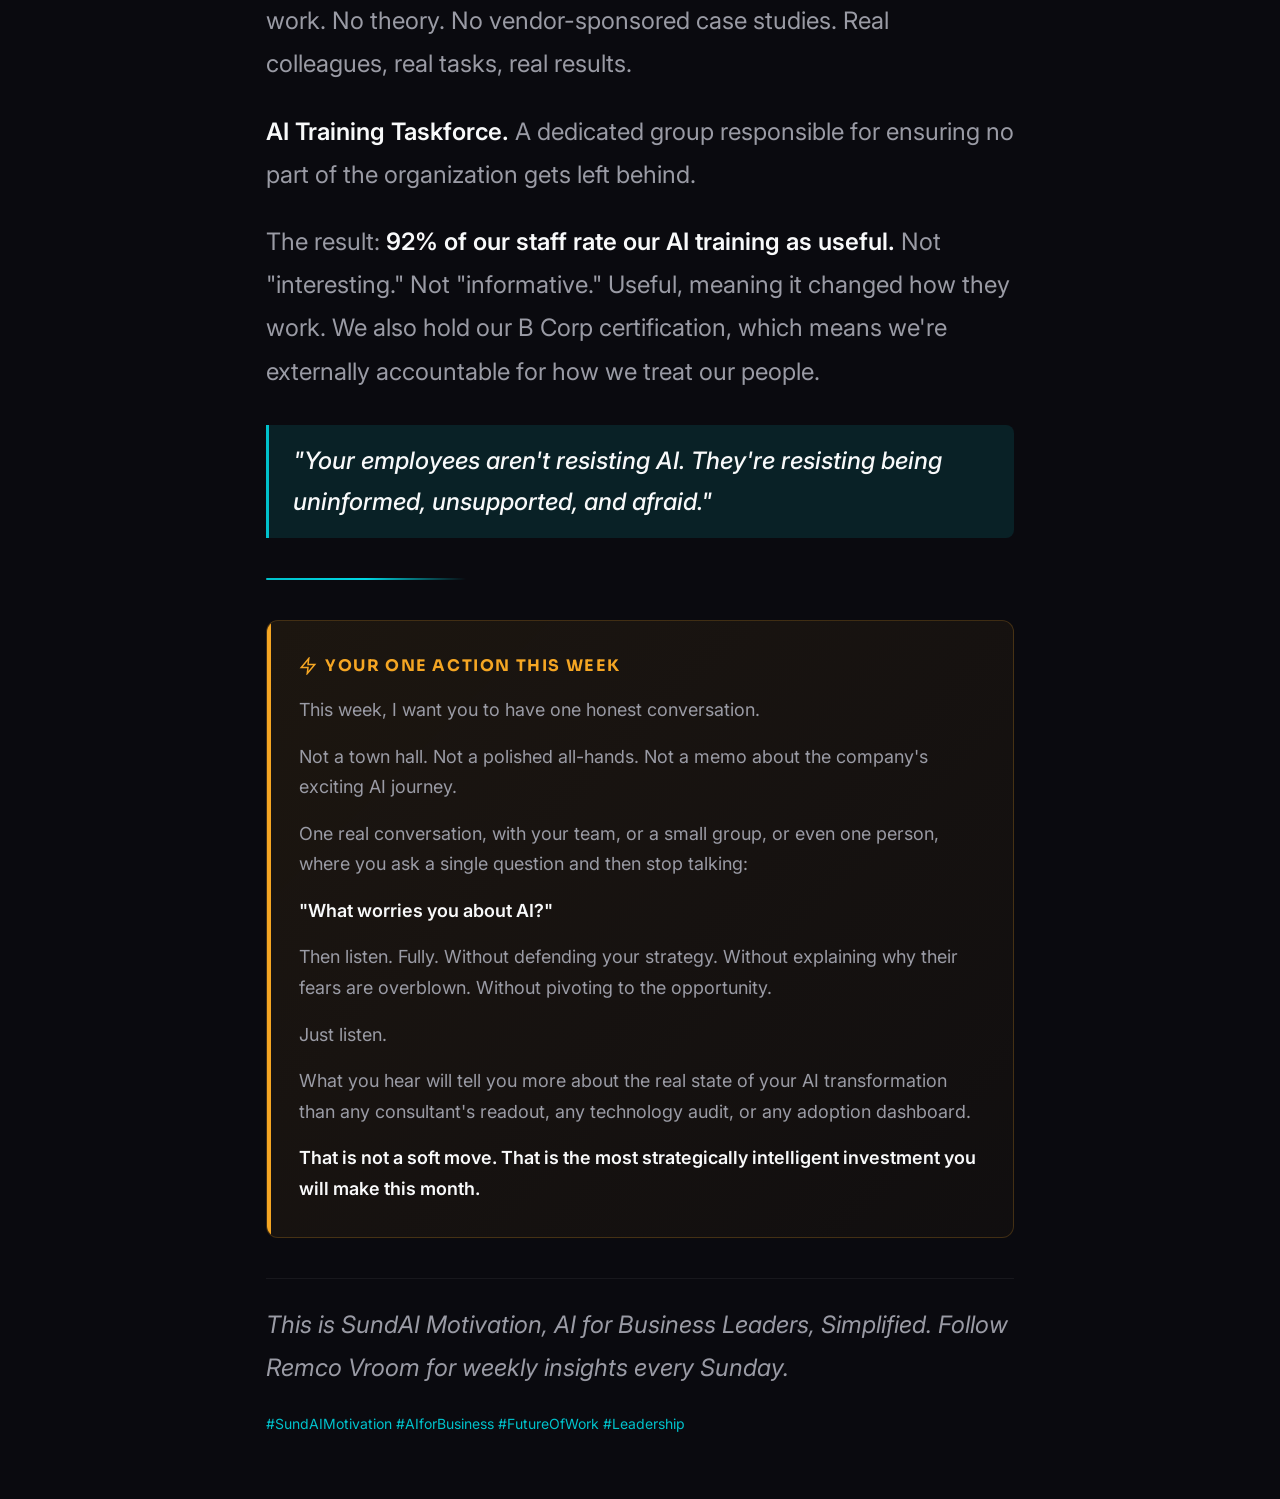
<file: articles/week06-team-resistance.html>
<!DOCTYPE html>
<html lang="en" data-theme="dark">
<head>
  <meta charset="UTF-8">
  <meta name="viewport" content="width=device-width, initial-scale=1.0">
  <title>The Biggest Threat to Your AI Strategy Isn't Technology. It's Your Own Team., Remco Vroom | SundAI Motivation</title>
  <meta name="description" content="Week 6 of SundAI Motivation, AI for Business Leaders, Simplified. By Remco Vroom.">

  <link rel="preconnect" href="https://fonts.googleapis.com">
  <link rel="preconnect" href="https://fonts.gstatic.com" crossorigin>
  <link href="https://fonts.googleapis.com/css2?family=Sora:wght@400;600;700;800&family=Inter:wght@400;500;600&family=JetBrains+Mono:wght@400&display=swap" rel="stylesheet">

  <link rel="stylesheet" href="../base.css">
  <link rel="stylesheet" href="../style.css">
  <link rel="stylesheet" href="../components.css">
  <link rel="stylesheet" href="../article.css">

  <script>document.documentElement.setAttribute('data-theme','dark');</script>
</head>
<body>
  <!-- Reading progress -->
  <div class="reading-progress" id="readingProgress" aria-hidden="true"></div>

  <!-- Navigation -->
  <nav class="article-nav-bar" id="articleNav" role="navigation" aria-label="Article navigation">
    <div class="article-nav-inner">
      <div class="article-nav-left">
        <a href="../index.html" class="nav-logo" aria-label="Remco Vroom home">
          <span class="nav-logo-monogram">RV</span>
        </a>
        <a href="../index.html#articles" class="article-back-link">
          <span aria-hidden="true">←</span>
          <span class="back-text">Back to Articles</span>
        </a>
      </div>
      <div class="nav-actions">
        <button data-theme-toggle aria-label="Switch to light mode" class="theme-btn">
          <svg width="20" height="20" viewBox="0 0 24 24" fill="none" stroke="currentColor" stroke-width="2"><circle cx="12" cy="12" r="5"/><path d="M12 1v2M12 21v2M4.22 4.22l1.42 1.42M18.36 18.36l1.42 1.42M1 12h2M21 12h2M4.22 19.78l1.42-1.42M18.36 5.64l1.42-1.42"/></svg>
        </button>
      </div>
    </div>
  </nav>

  <main>
    <!-- Article Header -->
    <header class="article-header">
      <img src="../assets/headers/week06-team-resistance.jpg" alt="The Biggest Threat to Your AI Strategy Isn't Technology. It's Your Own Team." class="article-header-image">
      <div class="article-header-overlay" aria-hidden="true"></div>
      <div class="article-header-content">
        <span class="article-header-label">SundAI Motivation, Week 6</span>
        <h1 class="article-header-title">The Biggest Threat to Your AI Strategy Isn't Technology. It's Your Own Team.</h1>
        <div class="article-meta">
          <span class="article-meta-item">Remco Vroom</span>
          <span class="article-meta-divider" aria-hidden="true">·</span>
          <span class="article-meta-item">Apr 12, 2026</span>
          <span class="article-meta-divider" aria-hidden="true">·</span>
          <span class="article-meta-item">7 min read</span>
        </div>
      </div>
    </header>

    <!-- Article Body -->
    <div class="article-body">
      <article class="article-content">

        <p class="article-lead">I want to share a number that stopped me when I first saw it. 41%. That's the share of Millennial and Gen Z employees who admit, in anonymous surveys, to actively sabotaging AI initiatives at their companies.</p>

        <p>Not quietly opting out. Not passively disengaging while appearing cooperative. Not failing to adopt tools they were trained on.</p>

        <p><strong>Actively sabotaging.</strong></p>

        <p>Intentionally slowing adoption, working around new systems, undermining efforts to change workflows, seeding doubt in colleagues.</p>

        <p>If your first reaction is frustration, if you're thinking "why would people do this?", I want to ask you to hold that reaction for a moment. Because when you understand exactly why it's happening, the path forward becomes clear. And surprisingly, the solution is not complicated.</p>

        <p>It's just harder than buying software.</p>

        <hr>

        <h3>This Week in AI</h3>

        <div class="ai-news-placeholder">
          <div class="ai-news-placeholder-icon">
            <svg width="20" height="20" viewBox="0 0 24 24" fill="none" stroke="currentColor" stroke-width="2"><path d="M13 2L3 14h9l-1 8 10-12h-9l1-8z"/></svg>
          </div>
          <div class="ai-news-placeholder-text">
            <strong>This Week in AI</strong>
            This section updates with the latest AI news each week, developments translated into plain business impact for leaders.
          </div>
        </div>

        <hr>

        <p>Now for this week's deep dive...</p>

        <h3>What the Data Actually Tells Us</h3>

        <p>Let's be direct about the scale of what's happening inside organizations right now.</p>

        <p><strong>52% of employees fear AI-driven job displacement.</strong> That number has nearly doubled in the past year. Fear that doubles in twelve months is not a passing anxiety.</p>

        <p><strong>71% of Americans believe AI will cause permanent job losses.</strong> Not a temporary disruption. Not a skills transition. Permanent elimination of roles. Whether or not you believe that framing is accurate, it is what your team believes right now.</p>

        <p><strong>42% of C-suite executives say AI is "tearing their company apart."</strong> That's a remarkable number, almost half of senior leaders reporting internal fracture as a direct result of AI implementation. 68% say they're experiencing significant tension between departments.</p>

        <p>And through all of this: <strong>only 23% of employees say they feel genuinely engaged at work.</strong></p>

        <p>The sabotage isn't malicious. It isn't irrational. It is a predictable, documented human response to being left out of a change that directly affects your livelihood.</p>

        <p><strong>Fear wearing a different coat.</strong></p>

        <hr>

        <h3>The Analogy That Makes This Obvious</h3>

        <p>Imagine you're an employee, any level, any function, and your company announces an office relocation.</p>

        <p>New city. New building. Effective in 90 days.</p>

        <p>No explanation of why the move is happening. No clarity on whether your role still exists in the new structure. No information on what the new office setup looks like, who you'll be sitting near, or how the team will be organized.</p>

        <p>Just: <em>"We're moving. This is exciting for the company. Details to follow."</em></p>

        <p>How would you respond?</p>

        <p>Some people would update their CV and start networking. Some would mentally check out. Some, the ones who feel most threatened and most powerless, would start making noise. They'd push back in meetings. They'd quietly work against the thing they can't control, because working against it is the only power they feel they have.</p>

        <p><strong>That is what is happening inside organizations right now with AI.</strong></p>

        <p>This is not a resistance problem. It is a communication and trust problem. And those are solvable.</p>

        <hr>

        <div class="case-study">
          <span class="case-study-label">Case Study</span>
          <p>This is one of the things I'm most proud of . It came from a strategic belief: <strong>if you want your organization to operate at AI speed externally, you have to be doing the internal work.</strong></p>
          <p><strong>WesleyBot.</strong> We built an AI recruiter, modeled on our co-founder Wesley ter Haar's voice, values, and approach to evaluating people. Not a generic chatbot. An AI that carries the texture of our company's human leadership, capable of engaging candidates with nuanced, context-aware conversation. It has engaged more than 600 candidates.</p>
          <p><strong>School of AI.</strong> We didn't run a lunch-and-learn. We built a curriculum. Ongoing, structured, practical AI education for our entire global workforce.</p>
          <p><strong>"15 Minutes of Now."</strong> Regular, short-form sessions where our teams share what they're actually using AI for, right now, in their actual work. No theory. No vendor-sponsored case studies. Real colleagues, real tasks, real results.</p>
          <p><strong>AI Training Taskforce.</strong> A dedicated group responsible for ensuring no part of the organization gets left behind.</p>
          <p>The result: <strong>92% of our staff rate our AI training as useful.</strong> Not "interesting." Not "informative." Useful, meaning it changed how they work. We also hold our B Corp certification, which means we're externally accountable for how we treat our people.</p>
        </div>

        <blockquote>
          <p>"Your employees aren't resisting AI. They're resisting being uninformed, unsupported, and afraid."</p>
        </blockquote>

        <hr>

        <div class="action-callout">
          <div class="action-callout-label">
            <svg width="18" height="18" viewBox="0 0 24 24" fill="none" stroke="currentColor" stroke-width="2"><path d="M13 2L3 14h9l-1 8 10-12h-9l1-8z"/></svg>
            Your One Action This Week
          </div>
          <p>This week, I want you to have one honest conversation.</p>
          <p>Not a town hall. Not a polished all-hands. Not a memo about the company's exciting AI journey.</p>
          <p>One real conversation, with your team, or a small group, or even one person, where you ask a single question and then stop talking:</p>
          <p><strong>"What worries you about AI?"</strong></p>
          <p>Then listen. Fully. Without defending your strategy. Without explaining why their fears are overblown. Without pivoting to the opportunity.</p>
          <p>Just listen.</p>
          <p>What you hear will tell you more about the real state of your AI transformation than any consultant's readout, any technology audit, or any adoption dashboard.</p>
          <p><strong>That is not a soft move. That is the most strategically intelligent investment you will make this month.</strong></p>
        </div>

        <div class="article-series-footer">
          <p>This is SundAI Motivation, AI for Business Leaders, Simplified. Follow Remco Vroom for weekly insights every Sunday.</p>
          <span class="hashtags">#SundAIMotivation #AIforBusiness #FutureOfWork #Leadership</span>
        </div>

      </article>
    </div>
  </footer>

  <script>
  (function() {
    'use strict';
    
    // Theme toggle
    const toggle = document.querySelector('[data-theme-toggle]');
    const root = document.documentElement;
    let theme = 'dark';
    
    function updateToggleIcon() {
      if (!toggle) return;
      toggle.innerHTML = theme === 'dark'
        ? '<svg width="20" height="20" viewBox="0 0 24 24" fill="none" stroke="currentColor" stroke-width="2"><circle cx="12" cy="12" r="5"/><path d="M12 1v2M12 21v2M4.22 4.22l1.42 1.42M18.36 18.36l1.42 1.42M1 12h2M21 12h2M4.22 19.78l1.42-1.42M18.36 5.64l1.42-1.42"/></svg>'
        : '<svg width="20" height="20" viewBox="0 0 24 24" fill="none" stroke="currentColor" stroke-width="2"><path d="M21 12.79A9 9 0 1 1 11.21 3 7 7 0 0 0 21 12.79z"/></svg>';
      toggle.setAttribute('aria-label', `Switch to ${theme === 'dark' ? 'light' : 'dark'} mode`);
    }
    
    if (toggle) {
      toggle.addEventListener('click', () => {
        theme = theme === 'dark' ? 'light' : 'dark';
        root.setAttribute('data-theme', theme);
        updateToggleIcon();
        updateNavBg();
      });
    }
    updateToggleIcon();
    
    // Nav scroll effect
    const nav = document.getElementById('articleNav');
    function updateNavBg() {
      if (window.scrollY > 50) {
        nav.classList.add('scrolled');
      } else {
        nav.classList.remove('scrolled');
      }
    }
    window.addEventListener('scroll', updateNavBg, { passive: true });
    updateNavBg();
    
    // Reading progress
    const progressBar = document.getElementById('readingProgress');
    function updateProgress() {
      const scrollTop = window.scrollY;
      const docHeight = document.documentElement.scrollHeight - window.innerHeight;
      const progress = docHeight > 0 ? (scrollTop / docHeight) * 100 : 0;
      progressBar.style.width = progress + '%';
    }
    window.addEventListener('scroll', updateProgress, { passive: true });
    updateProgress();
  })();
  </script>
</body>
</html>
</file>
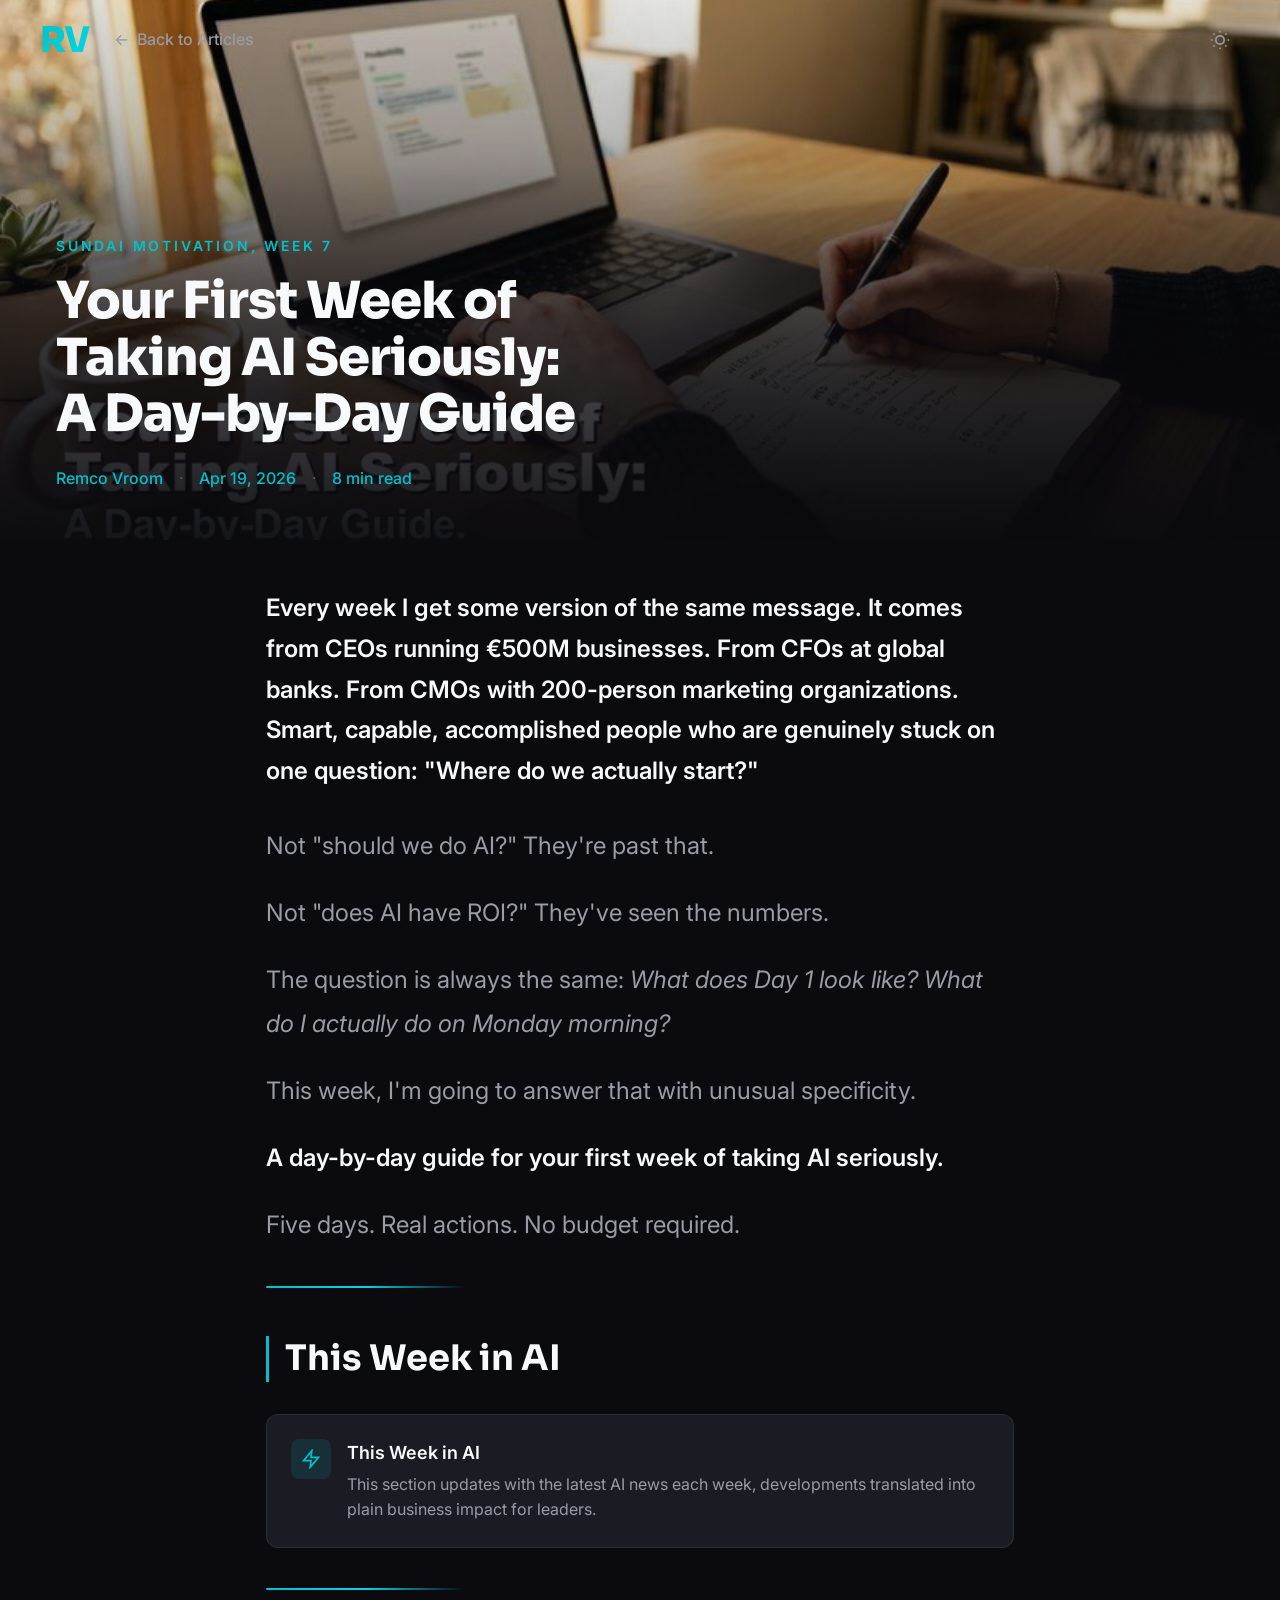
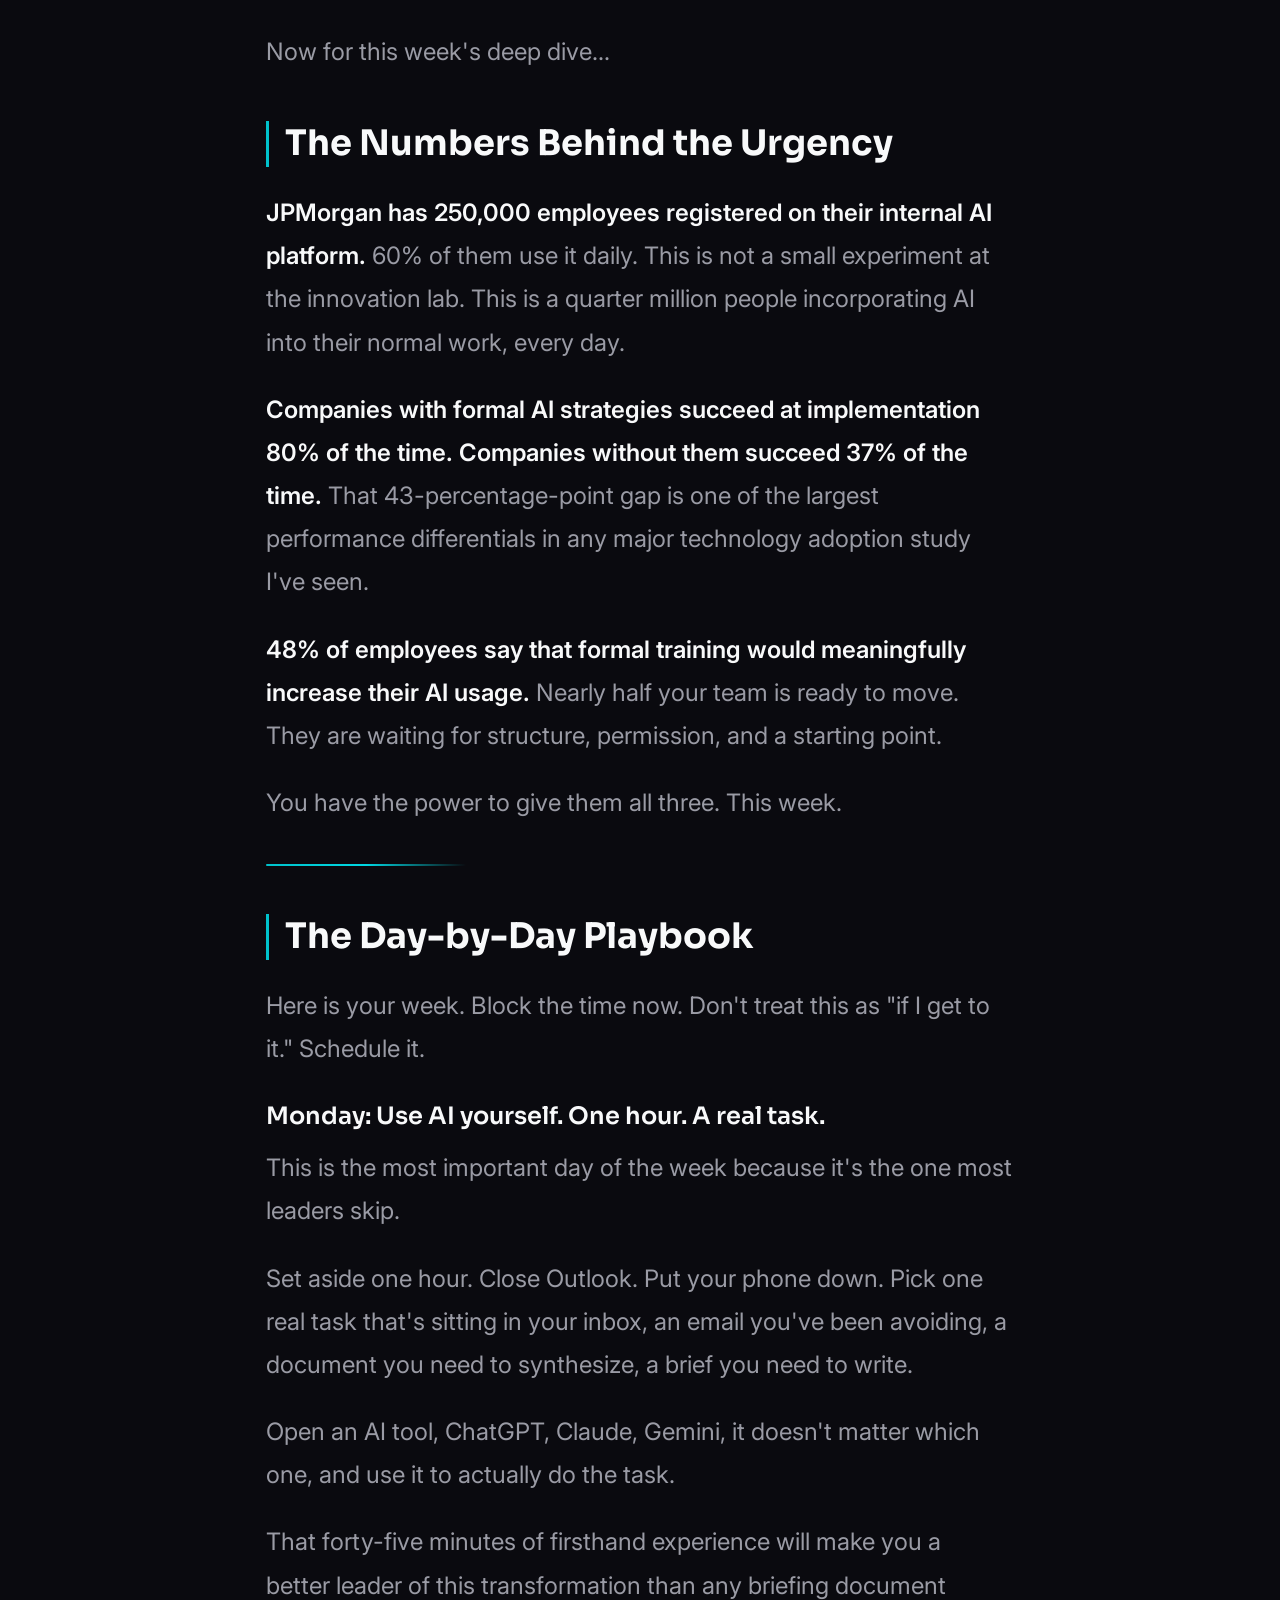
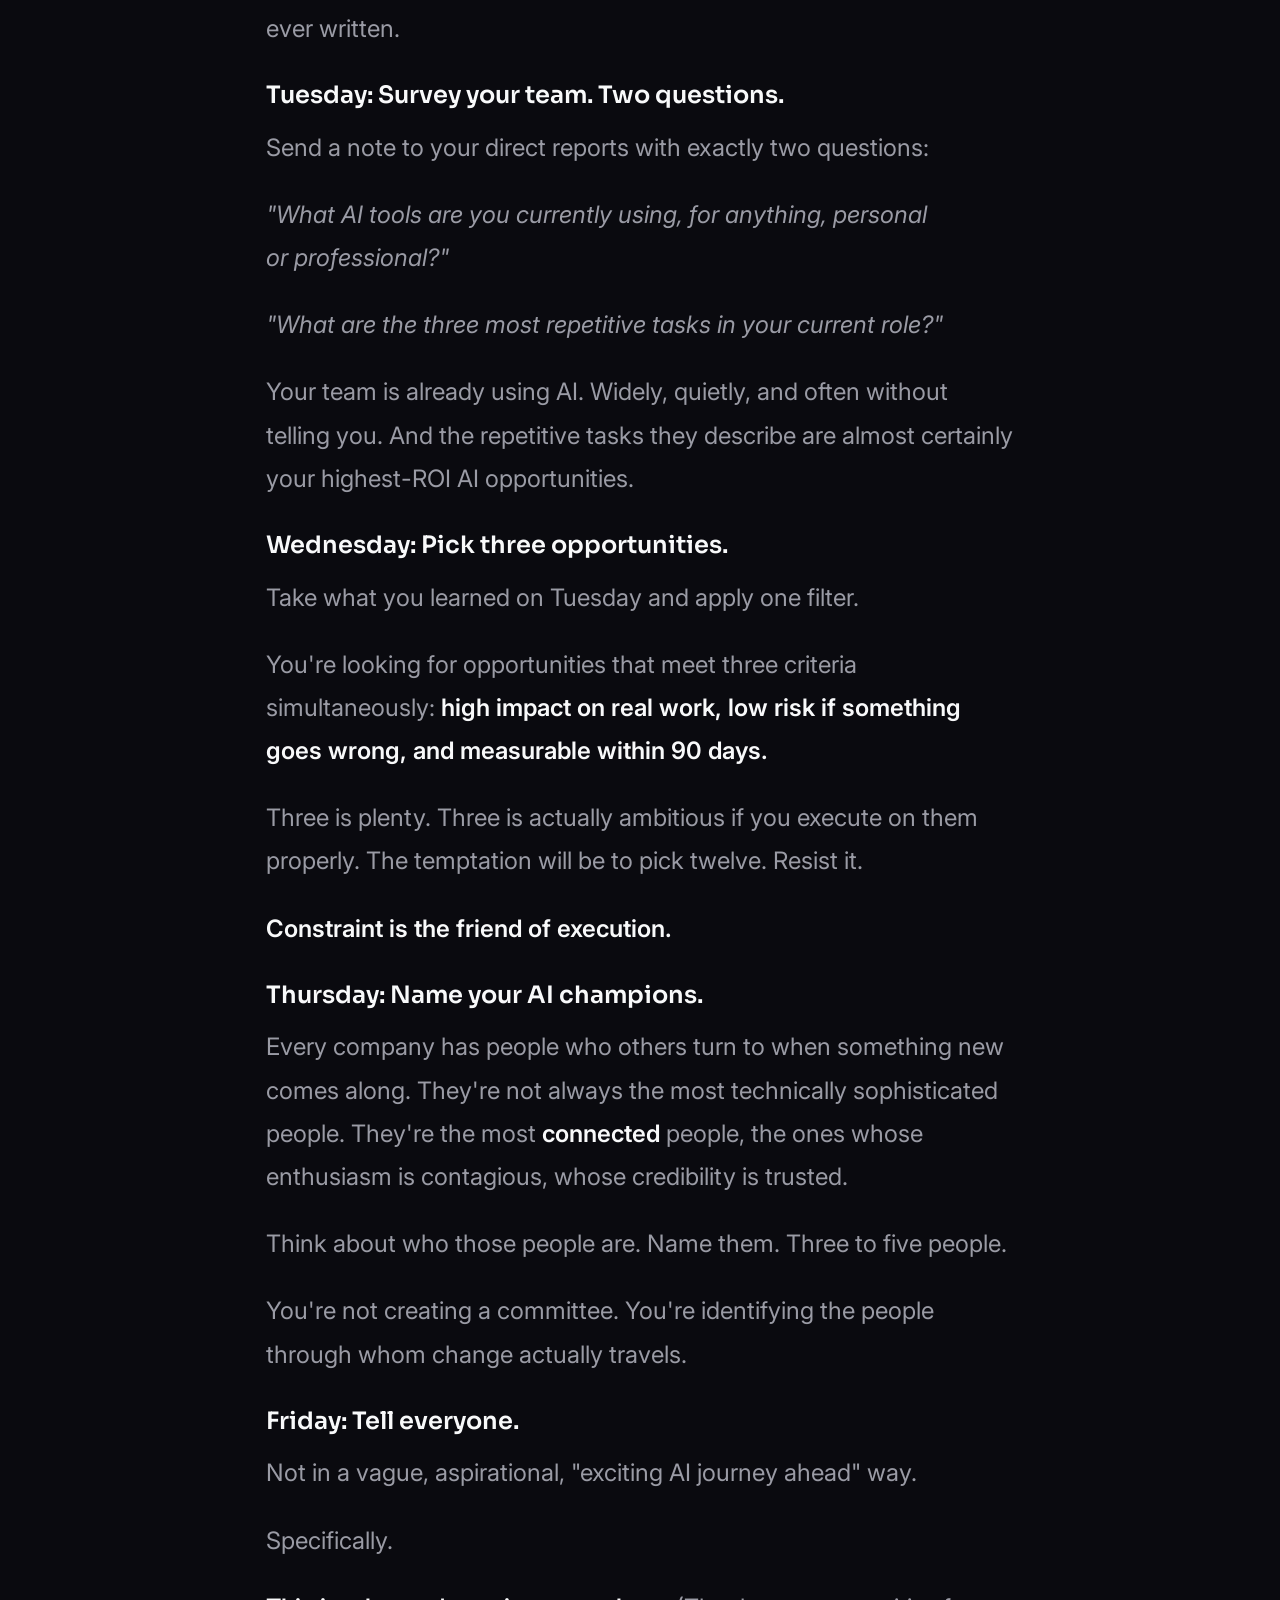
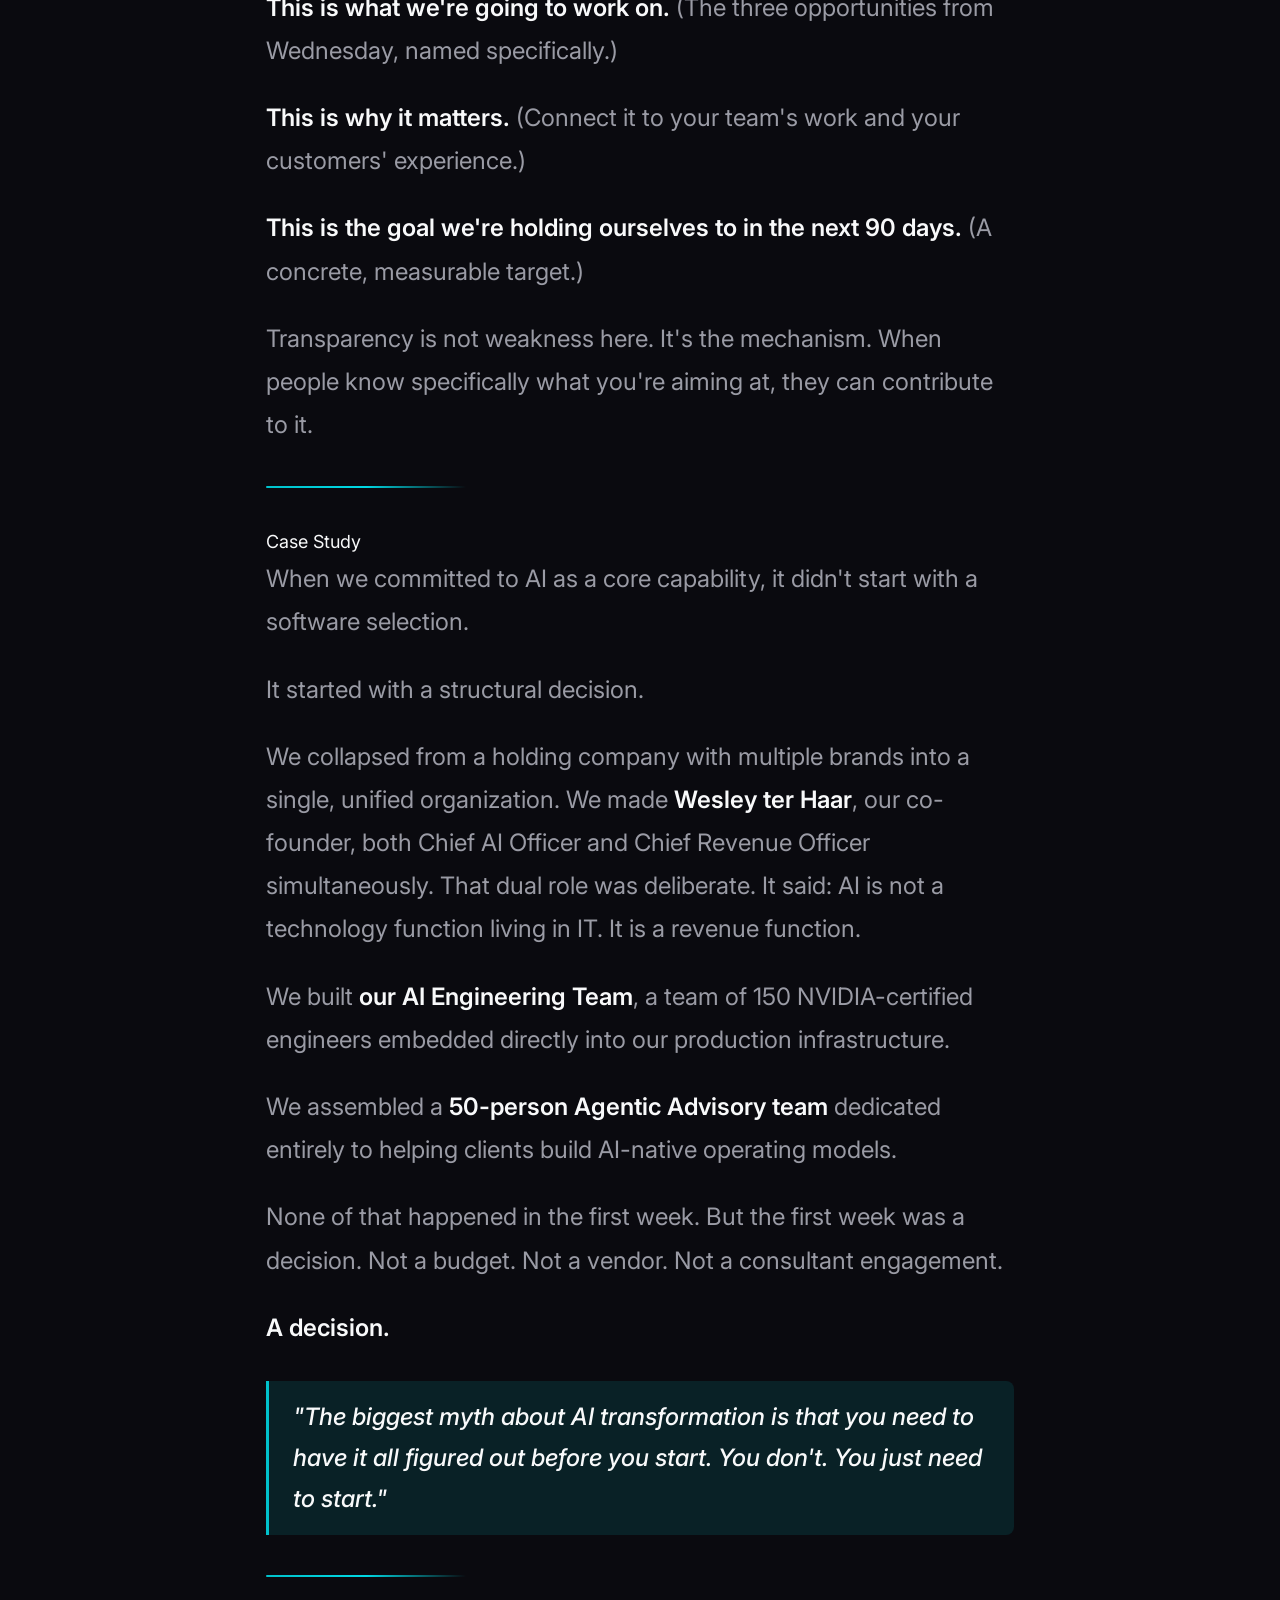
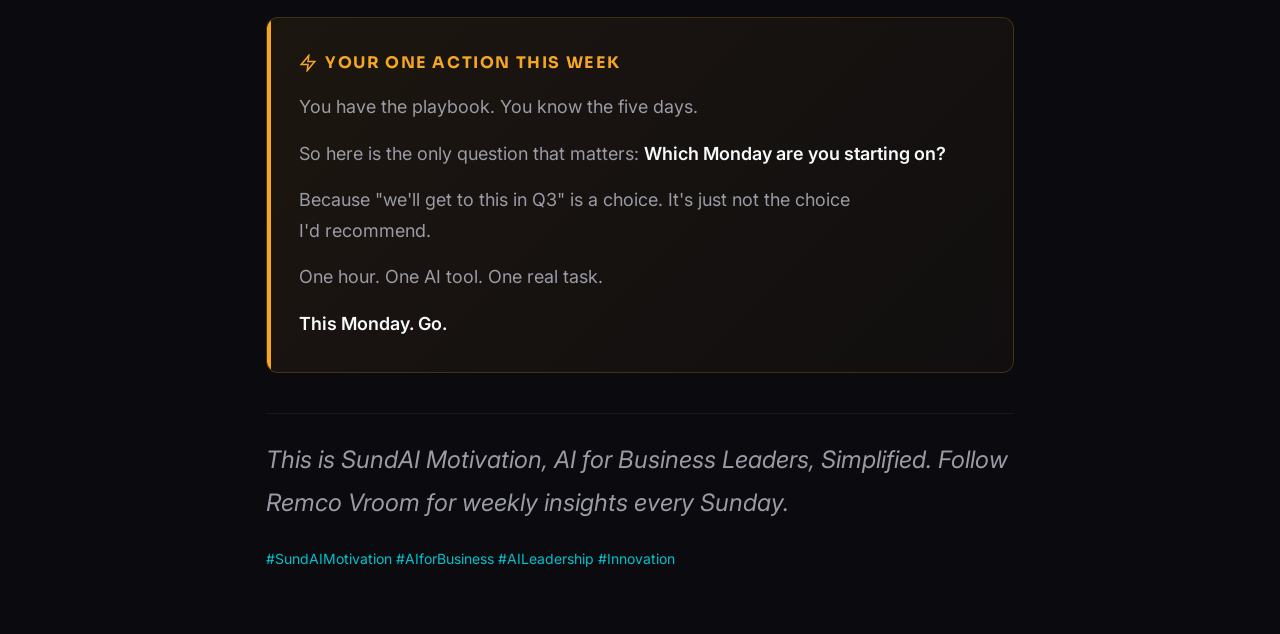
<file: articles/week07-first-steps.html>
<!DOCTYPE html>
<html lang="en" data-theme="dark">
<head>
  <meta charset="UTF-8">
  <meta name="viewport" content="width=device-width, initial-scale=1.0">
  <title>Your First Week of Taking AI Seriously: A Day-by-Day Guide, Remco Vroom | SundAI Motivation</title>
  <meta name="description" content="Week 7 of SundAI Motivation, AI for Business Leaders, Simplified. By Remco Vroom.">

  <link rel="preconnect" href="https://fonts.googleapis.com">
  <link rel="preconnect" href="https://fonts.gstatic.com" crossorigin>
  <link href="https://fonts.googleapis.com/css2?family=Sora:wght@400;600;700;800&family=Inter:wght@400;500;600&family=JetBrains+Mono:wght@400&display=swap" rel="stylesheet">

  <link rel="stylesheet" href="../base.css">
  <link rel="stylesheet" href="../style.css">
  <link rel="stylesheet" href="../components.css">
  <link rel="stylesheet" href="../article.css">

  <script>document.documentElement.setAttribute('data-theme','dark');</script>
</head>
<body>
  <!-- Reading progress -->
  <div class="reading-progress" id="readingProgress" aria-hidden="true"></div>

  <!-- Navigation -->
  <nav class="article-nav-bar" id="articleNav" role="navigation" aria-label="Article navigation">
    <div class="article-nav-inner">
      <div class="article-nav-left">
        <a href="../index.html" class="nav-logo" aria-label="Remco Vroom home">
          <span class="nav-logo-monogram">RV</span>
        </a>
        <a href="../index.html#articles" class="article-back-link">
          <span aria-hidden="true">←</span>
          <span class="back-text">Back to Articles</span>
        </a>
      </div>
      <div class="nav-actions">
        <button data-theme-toggle aria-label="Switch to light mode" class="theme-btn">
          <svg width="20" height="20" viewBox="0 0 24 24" fill="none" stroke="currentColor" stroke-width="2"><circle cx="12" cy="12" r="5"/><path d="M12 1v2M12 21v2M4.22 4.22l1.42 1.42M18.36 18.36l1.42 1.42M1 12h2M21 12h2M4.22 19.78l1.42-1.42M18.36 5.64l1.42-1.42"/></svg>
        </button>
      </div>
    </div>
  </nav>

  <main>
    <!-- Article Header -->
    <header class="article-header">
      <img src="../assets/headers/week07-first-steps.jpg" alt="Your First Week of Taking AI Seriously: A Day-by-Day Guide" class="article-header-image">
      <div class="article-header-overlay" aria-hidden="true"></div>
      <div class="article-header-content">
        <span class="article-header-label">SundAI Motivation, Week 7</span>
        <h1 class="article-header-title">Your First Week of Taking AI Seriously: A Day-by-Day Guide</h1>
        <div class="article-meta">
          <span class="article-meta-item">Remco Vroom</span>
          <span class="article-meta-divider" aria-hidden="true">·</span>
          <span class="article-meta-item">Apr 19, 2026</span>
          <span class="article-meta-divider" aria-hidden="true">·</span>
          <span class="article-meta-item">8 min read</span>
        </div>
      </div>
    </header>

    <!-- Article Body -->
    <div class="article-body">
      <article class="article-content">

        <p class="article-lead">Every week I get some version of the same message. It comes from CEOs running €500M businesses. From CFOs at global banks. From CMOs with 200-person marketing organizations. Smart, capable, accomplished people who are genuinely stuck on one question: "Where do we actually start?"</p>

        <p>Not "should we do AI?" They're past that.</p>

        <p>Not "does AI have ROI?" They've seen the numbers.</p>

        <p>The question is always the same: <em>What does Day 1 look like? What do I actually do on Monday morning?</em></p>

        <p>This week, I'm going to answer that with unusual specificity.</p>

        <p><strong>A day-by-day guide for your first week of taking AI seriously.</strong></p>

        <p>Five days. Real actions. No budget required.</p>

        <hr>

        <h3>This Week in AI</h3>

        <div class="ai-news-placeholder">
          <div class="ai-news-placeholder-icon">
            <svg width="20" height="20" viewBox="0 0 24 24" fill="none" stroke="currentColor" stroke-width="2"><path d="M13 2L3 14h9l-1 8 10-12h-9l1-8z"/></svg>
          </div>
          <div class="ai-news-placeholder-text">
            <strong>This Week in AI</strong>
            This section updates with the latest AI news each week, developments translated into plain business impact for leaders.
          </div>
        </div>

        <hr>

        <p>Now for this week's deep dive...</p>

        <h3>The Numbers Behind the Urgency</h3>

        <p><strong>JPMorgan has 250,000 employees registered on their internal AI platform.</strong> 60% of them use it daily. This is not a small experiment at the innovation lab. This is a quarter million people incorporating AI into their normal work, every day.</p>

        <p><strong>Companies with formal AI strategies succeed at implementation 80% of the time. Companies without them succeed 37% of the time.</strong> That 43-percentage-point gap is one of the largest performance differentials in any major technology adoption study I've seen.</p>

        <p><strong>48% of employees say that formal training would meaningfully increase their AI usage.</strong> Nearly half your team is ready to move. They are waiting for structure, permission, and a starting point.</p>

        <p>You have the power to give them all three. This week.</p>

        <hr>

        <h3>The Day-by-Day Playbook</h3>

        <p>Here is your week. Block the time now. Don't treat this as "if I get to it." Schedule it.</p>

        <h4>Monday: Use AI yourself. One hour. A real task.</h4>

        <p>This is the most important day of the week because it's the one most leaders skip.</p>

        <p>Set aside one hour. Close Outlook. Put your phone down. Pick one real task that's sitting in your inbox, an email you've been avoiding, a document you need to synthesize, a brief you need to write.</p>

        <p>Open an AI tool, ChatGPT, Claude, Gemini, it doesn't matter which one, and use it to actually do the task.</p>

        <p>That forty-five minutes of firsthand experience will make you a better leader of this transformation than any briefing document ever written.</p>

        <h4>Tuesday: Survey your team. Two questions.</h4>

        <p>Send a note to your direct reports with exactly two questions:</p>

        <p><em>"What AI tools are you currently using, for anything, personal or professional?"</em></p>

        <p><em>"What are the three most repetitive tasks in your current role?"</em></p>

        <p>Your team is already using AI. Widely, quietly, and often without telling you. And the repetitive tasks they describe are almost certainly your highest-ROI AI opportunities.</p>

        <h4>Wednesday: Pick three opportunities.</h4>

        <p>Take what you learned on Tuesday and apply one filter.</p>

        <p>You're looking for opportunities that meet three criteria simultaneously: <strong>high impact on real work, low risk if something goes wrong, and measurable within 90 days.</strong></p>

        <p>Three is plenty. Three is actually ambitious if you execute on them properly. The temptation will be to pick twelve. Resist it.</p>

        <p><strong>Constraint is the friend of execution.</strong></p>

        <h4>Thursday: Name your AI champions.</h4>

        <p>Every company has people who others turn to when something new comes along. They're not always the most technically sophisticated people. They're the most <strong>connected</strong> people, the ones whose enthusiasm is contagious, whose credibility is trusted.</p>

        <p>Think about who those people are. Name them. Three to five people.</p>

        <p>You're not creating a committee. You're identifying the people through whom change actually travels.</p>

        <h4>Friday: Tell everyone.</h4>

        <p>Not in a vague, aspirational, "exciting AI journey ahead" way.</p>

        <p>Specifically.</p>

        <p><strong>This is what we're going to work on.</strong> (The three opportunities from Wednesday, named specifically.)</p>

        <p><strong>This is why it matters.</strong> (Connect it to your team's work and your customers' experience.)</p>

        <p><strong>This is the goal we're holding ourselves to in the next 90 days.</strong> (A concrete, measurable target.)</p>

        <p>Transparency is not weakness here. It's the mechanism. When people know specifically what you're aiming at, they can contribute to it.</p>

        <hr>

        <div class="case-study">
          <span class="case-study-label">Case Study</span>
          <p>When we committed to AI as a core capability, it didn't start with a software selection.</p>
          <p>It started with a structural decision.</p>
          <p>We collapsed from a holding company with multiple brands into a single, unified organization. We made <strong>Wesley ter Haar</strong>, our co-founder, both Chief AI Officer and Chief Revenue Officer simultaneously. That dual role was deliberate. It said: AI is not a technology function living in IT. It is a revenue function.</p>
          <p>We built <strong>our AI Engineering Team</strong>, a team of 150 NVIDIA-certified engineers embedded directly into our production infrastructure.</p>
          <p>We assembled a <strong>50-person Agentic Advisory team</strong> dedicated entirely to helping clients build AI-native operating models.</p>
          <p>None of that happened in the first week. But the first week was a decision. Not a budget. Not a vendor. Not a consultant engagement.</p>
          <p><strong>A decision.</strong></p>
        </div>

        <blockquote>
          <p>"The biggest myth about AI transformation is that you need to have it all figured out before you start. You don't. You just need to start."</p>
        </blockquote>

        <hr>

        <div class="action-callout">
          <div class="action-callout-label">
            <svg width="18" height="18" viewBox="0 0 24 24" fill="none" stroke="currentColor" stroke-width="2"><path d="M13 2L3 14h9l-1 8 10-12h-9l1-8z"/></svg>
            Your One Action This Week
          </div>
          <p>You have the playbook. You know the five days.</p>
          <p>So here is the only question that matters: <strong>Which Monday are you starting on?</strong></p>
          <p>Because "we'll get to this in Q3" is a choice. It's just not the choice I'd recommend.</p>
          <p>One hour. One AI tool. One real task.</p>
          <p><strong>This Monday. Go.</strong></p>
        </div>

        <div class="article-series-footer">
          <p>This is SundAI Motivation, AI for Business Leaders, Simplified. Follow Remco Vroom for weekly insights every Sunday.</p>
          <span class="hashtags">#SundAIMotivation #AIforBusiness #AILeadership #Innovation</span>
        </div>

      </article>
    </div>
  </footer>

  <script>
  (function() {
    'use strict';
    
    // Theme toggle
    const toggle = document.querySelector('[data-theme-toggle]');
    const root = document.documentElement;
    let theme = 'dark';
    
    function updateToggleIcon() {
      if (!toggle) return;
      toggle.innerHTML = theme === 'dark'
        ? '<svg width="20" height="20" viewBox="0 0 24 24" fill="none" stroke="currentColor" stroke-width="2"><circle cx="12" cy="12" r="5"/><path d="M12 1v2M12 21v2M4.22 4.22l1.42 1.42M18.36 18.36l1.42 1.42M1 12h2M21 12h2M4.22 19.78l1.42-1.42M18.36 5.64l1.42-1.42"/></svg>'
        : '<svg width="20" height="20" viewBox="0 0 24 24" fill="none" stroke="currentColor" stroke-width="2"><path d="M21 12.79A9 9 0 1 1 11.21 3 7 7 0 0 0 21 12.79z"/></svg>';
      toggle.setAttribute('aria-label', `Switch to ${theme === 'dark' ? 'light' : 'dark'} mode`);
    }
    
    if (toggle) {
      toggle.addEventListener('click', () => {
        theme = theme === 'dark' ? 'light' : 'dark';
        root.setAttribute('data-theme', theme);
        updateToggleIcon();
        updateNavBg();
      });
    }
    updateToggleIcon();
    
    // Nav scroll effect
    const nav = document.getElementById('articleNav');
    function updateNavBg() {
      if (window.scrollY > 50) {
        nav.classList.add('scrolled');
      } else {
        nav.classList.remove('scrolled');
      }
    }
    window.addEventListener('scroll', updateNavBg, { passive: true });
    updateNavBg();
    
    // Reading progress
    const progressBar = document.getElementById('readingProgress');
    function updateProgress() {
      const scrollTop = window.scrollY;
      const docHeight = document.documentElement.scrollHeight - window.innerHeight;
      const progress = docHeight > 0 ? (scrollTop / docHeight) * 100 : 0;
      progressBar.style.width = progress + '%';
    }
    window.addEventListener('scroll', updateProgress, { passive: true });
    updateProgress();
  })();
  </script>
</body>
</html>
</file>
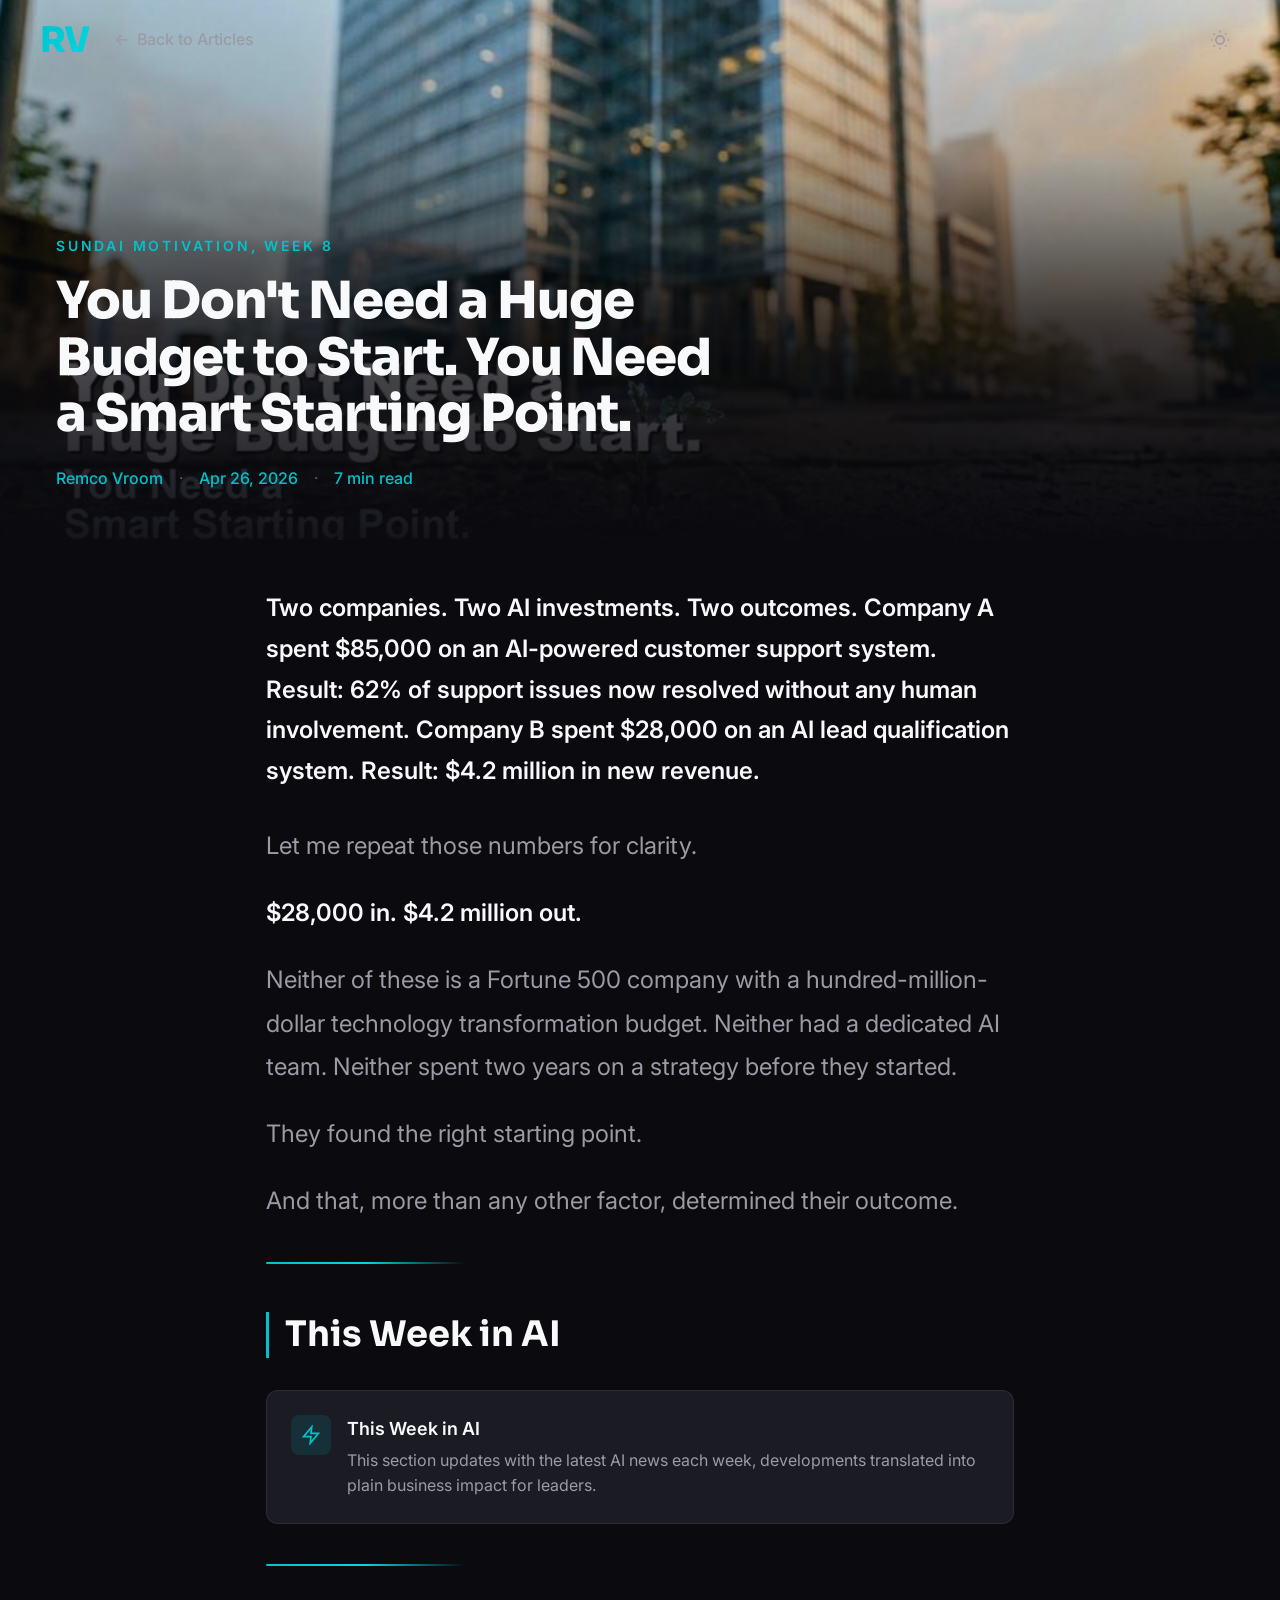
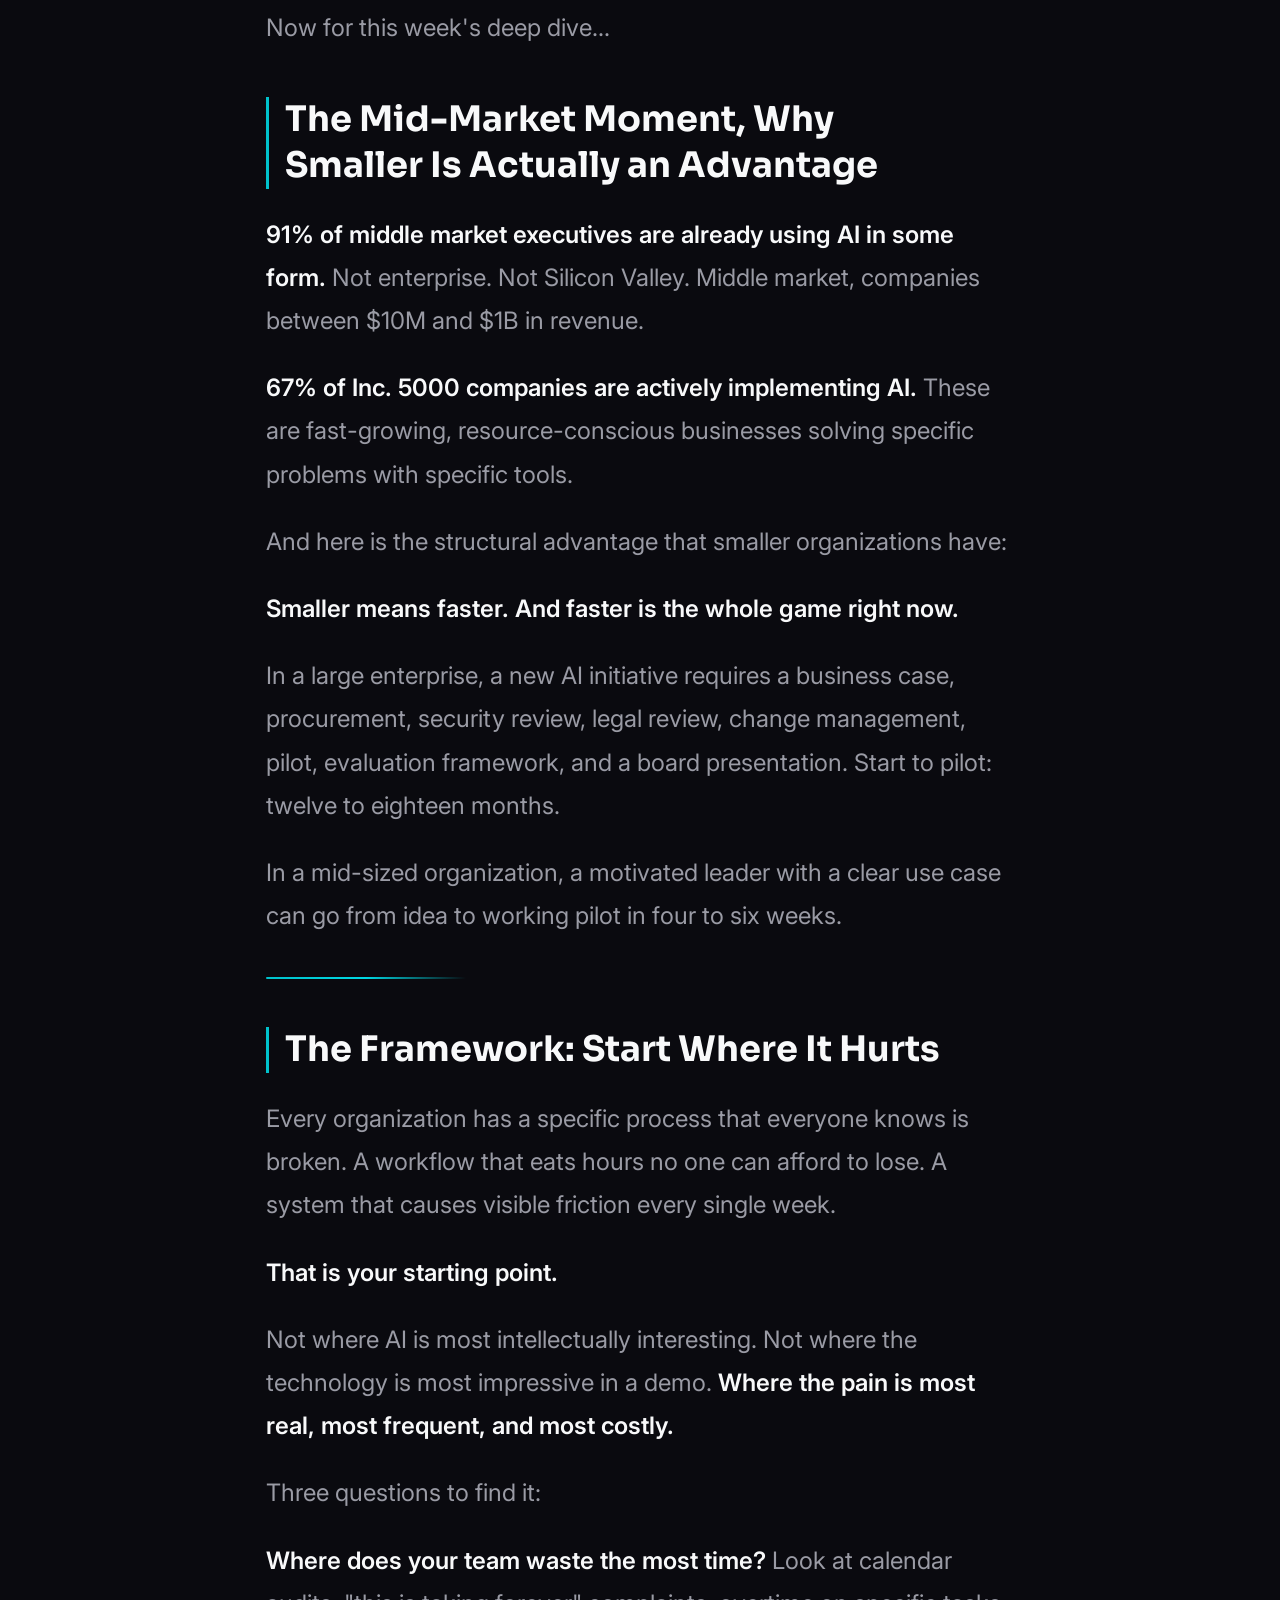
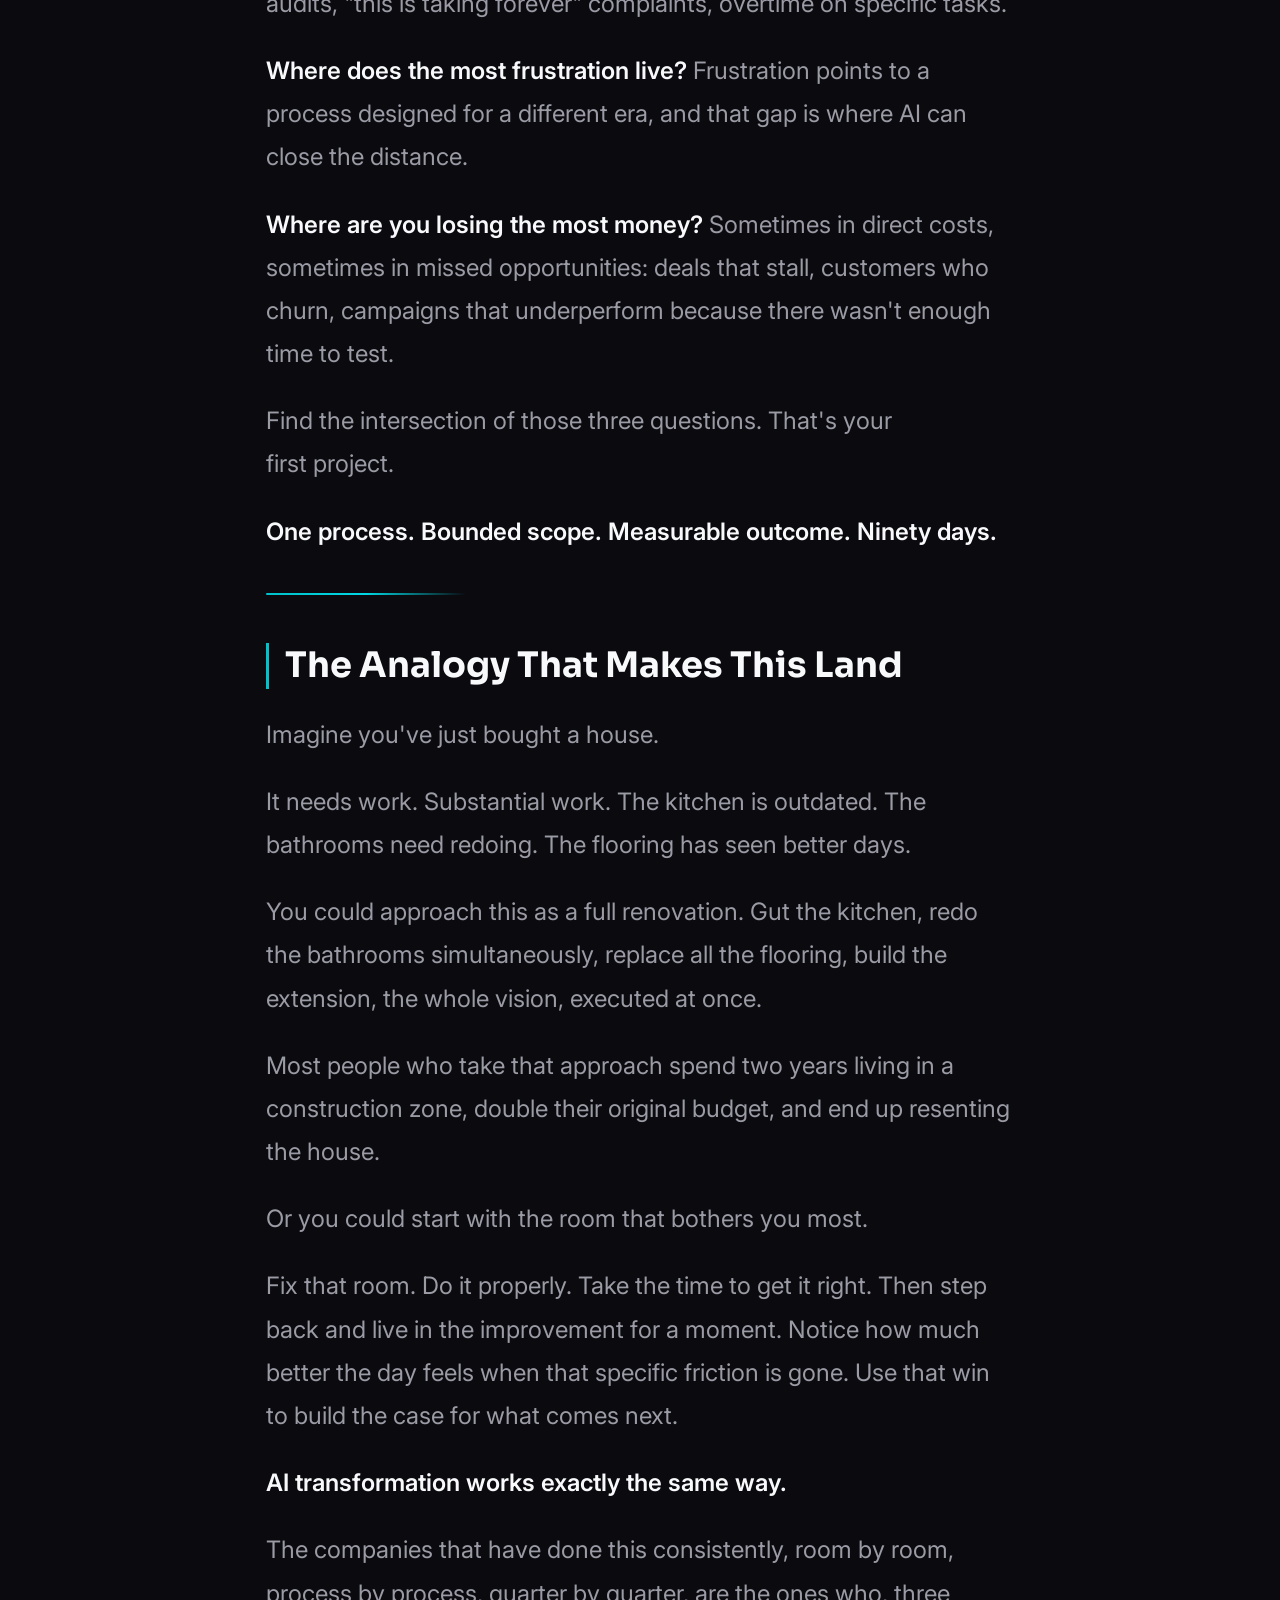
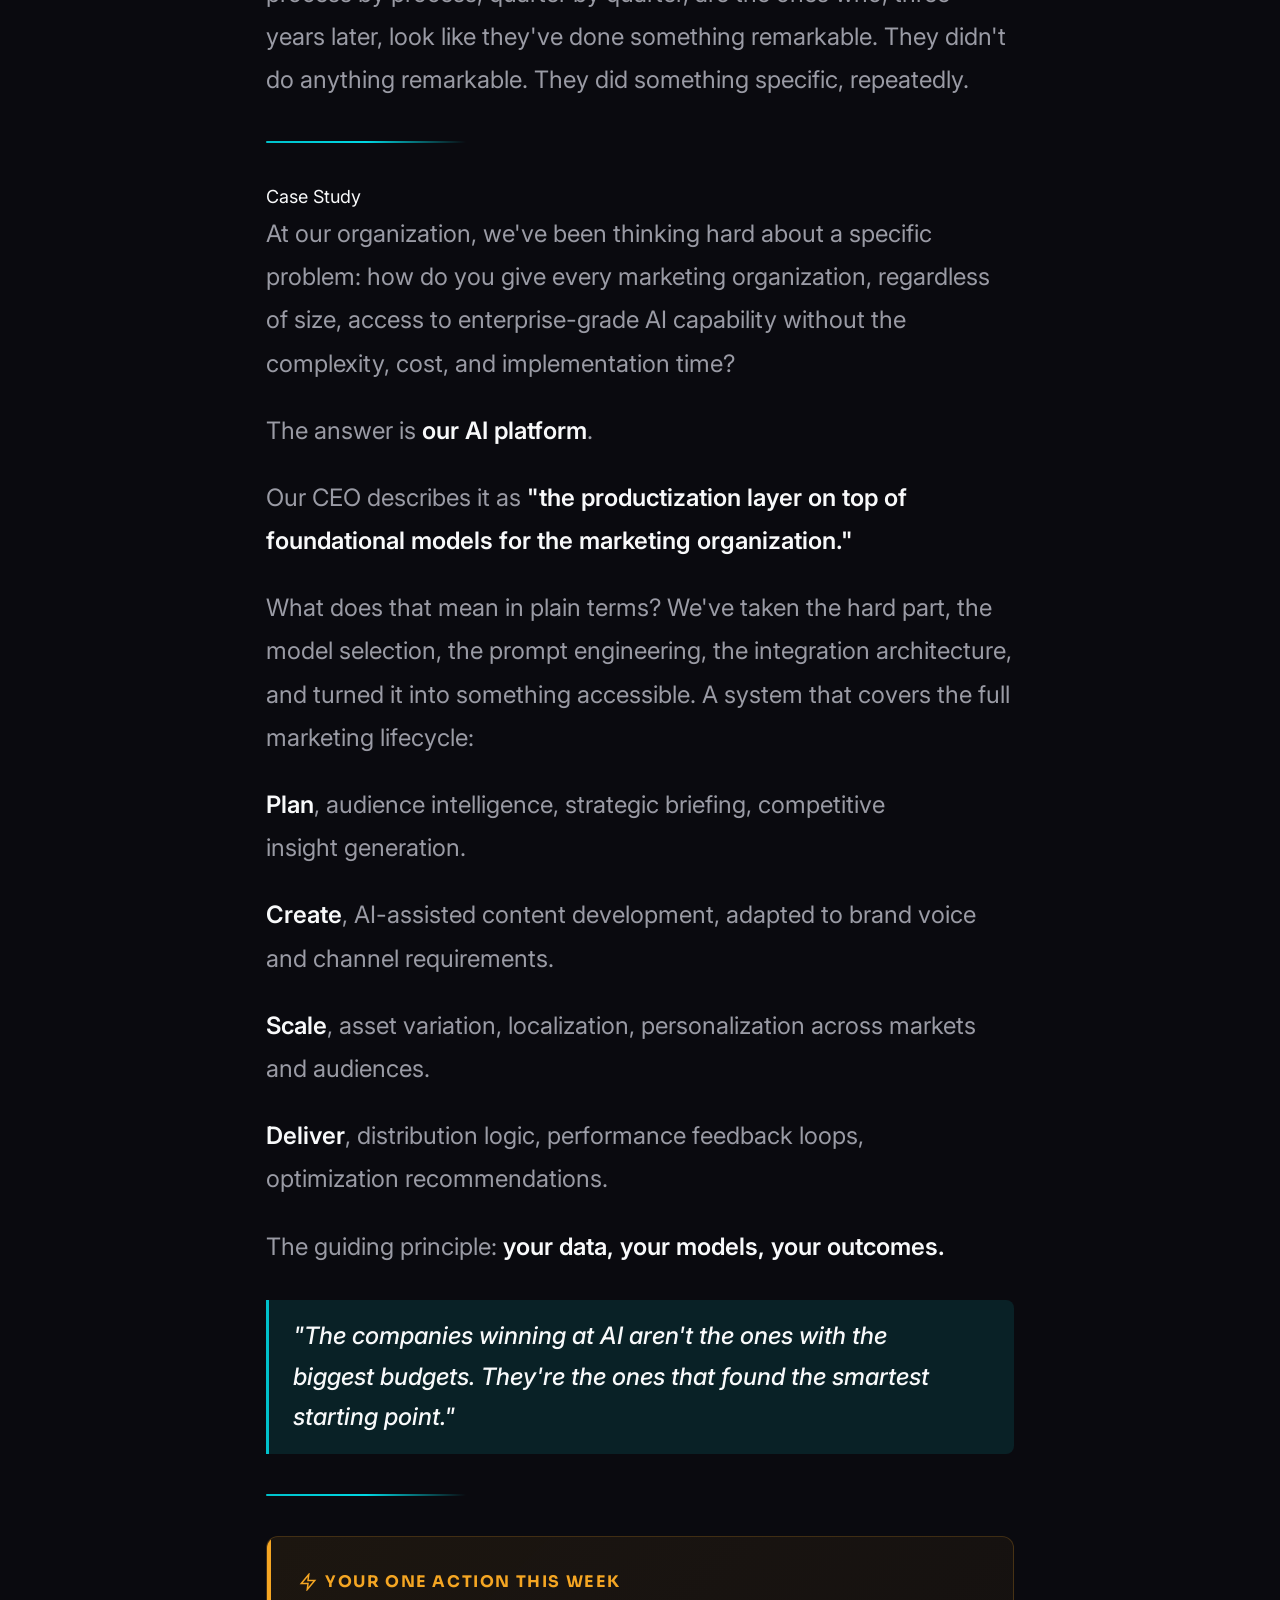
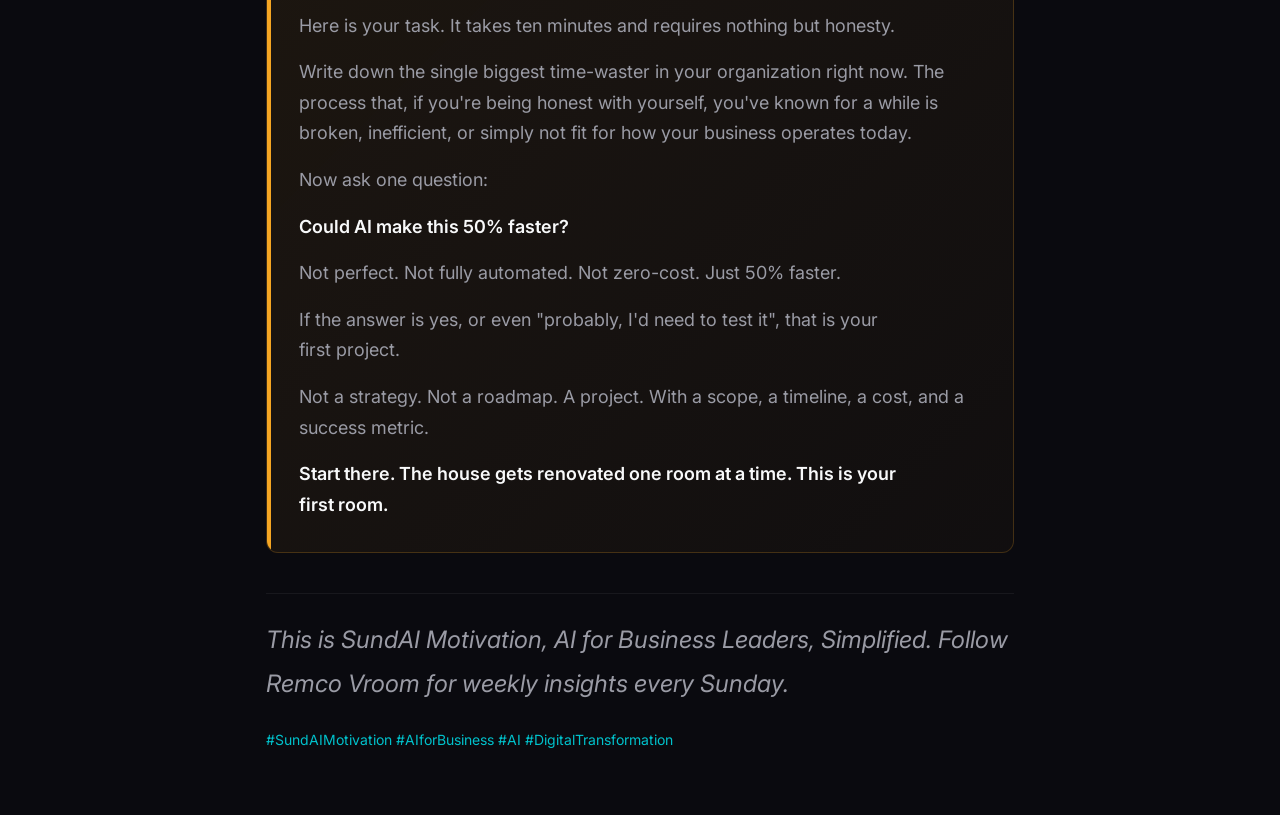
<file: articles/week08-smart-starting-point.html>
<!DOCTYPE html>
<html lang="en" data-theme="dark">
<head>
  <meta charset="UTF-8">
  <meta name="viewport" content="width=device-width, initial-scale=1.0">
  <title>You Don't Need a Huge Budget to Start. You Need a Smart Starting Point., Remco Vroom | SundAI Motivation</title>
  <meta name="description" content="Week 8 of SundAI Motivation, AI for Business Leaders, Simplified. By Remco Vroom.">

  <link rel="preconnect" href="https://fonts.googleapis.com">
  <link rel="preconnect" href="https://fonts.gstatic.com" crossorigin>
  <link href="https://fonts.googleapis.com/css2?family=Sora:wght@400;600;700;800&family=Inter:wght@400;500;600&family=JetBrains+Mono:wght@400&display=swap" rel="stylesheet">

  <link rel="stylesheet" href="../base.css">
  <link rel="stylesheet" href="../style.css">
  <link rel="stylesheet" href="../components.css">
  <link rel="stylesheet" href="../article.css">

  <script>document.documentElement.setAttribute('data-theme','dark');</script>
</head>
<body>
  <!-- Reading progress -->
  <div class="reading-progress" id="readingProgress" aria-hidden="true"></div>

  <!-- Navigation -->
  <nav class="article-nav-bar" id="articleNav" role="navigation" aria-label="Article navigation">
    <div class="article-nav-inner">
      <div class="article-nav-left">
        <a href="../index.html" class="nav-logo" aria-label="Remco Vroom home">
          <span class="nav-logo-monogram">RV</span>
        </a>
        <a href="../index.html#articles" class="article-back-link">
          <span aria-hidden="true">←</span>
          <span class="back-text">Back to Articles</span>
        </a>
      </div>
      <div class="nav-actions">
        <button data-theme-toggle aria-label="Switch to light mode" class="theme-btn">
          <svg width="20" height="20" viewBox="0 0 24 24" fill="none" stroke="currentColor" stroke-width="2"><circle cx="12" cy="12" r="5"/><path d="M12 1v2M12 21v2M4.22 4.22l1.42 1.42M18.36 18.36l1.42 1.42M1 12h2M21 12h2M4.22 19.78l1.42-1.42M18.36 5.64l1.42-1.42"/></svg>
        </button>
      </div>
    </div>
  </nav>

  <main>
    <!-- Article Header -->
    <header class="article-header">
      <img src="../assets/headers/week08-smart-starting-point.jpg" alt="You Don't Need a Huge Budget to Start. You Need a Smart Starting Point." class="article-header-image">
      <div class="article-header-overlay" aria-hidden="true"></div>
      <div class="article-header-content">
        <span class="article-header-label">SundAI Motivation, Week 8</span>
        <h1 class="article-header-title">You Don't Need a Huge Budget to Start. You Need a Smart Starting Point.</h1>
        <div class="article-meta">
          <span class="article-meta-item">Remco Vroom</span>
          <span class="article-meta-divider" aria-hidden="true">·</span>
          <span class="article-meta-item">Apr 26, 2026</span>
          <span class="article-meta-divider" aria-hidden="true">·</span>
          <span class="article-meta-item">7 min read</span>
        </div>
      </div>
    </header>

    <!-- Article Body -->
    <div class="article-body">
      <article class="article-content">

        <p class="article-lead">Two companies. Two AI investments. Two outcomes. Company A spent $85,000 on an AI-powered customer support system. Result: 62% of support issues now resolved without any human involvement. Company B spent $28,000 on an AI lead qualification system. Result: $4.2 million in new revenue.</p>

        <p>Let me repeat those numbers for clarity.</p>

        <p><strong>$28,000 in. $4.2 million out.</strong></p>

        <p>Neither of these is a Fortune 500 company with a hundred-million-dollar technology transformation budget. Neither had a dedicated AI team. Neither spent two years on a strategy before they started.</p>

        <p>They found the right starting point.</p>

        <p>And that, more than any other factor, determined their outcome.</p>

        <hr>

        <h3>This Week in AI</h3>

        <div class="ai-news-placeholder">
          <div class="ai-news-placeholder-icon">
            <svg width="20" height="20" viewBox="0 0 24 24" fill="none" stroke="currentColor" stroke-width="2"><path d="M13 2L3 14h9l-1 8 10-12h-9l1-8z"/></svg>
          </div>
          <div class="ai-news-placeholder-text">
            <strong>This Week in AI</strong>
            This section updates with the latest AI news each week, developments translated into plain business impact for leaders.
          </div>
        </div>

        <hr>

        <p>Now for this week's deep dive...</p>

        <h3>The Mid-Market Moment, Why Smaller Is Actually an Advantage</h3>

        <p><strong>91% of middle market executives are already using AI in some form.</strong> Not enterprise. Not Silicon Valley. Middle market, companies between $10M and $1B in revenue.</p>

        <p><strong>67% of Inc. 5000 companies are actively implementing AI.</strong> These are fast-growing, resource-conscious businesses solving specific problems with specific tools.</p>

        <p>And here is the structural advantage that smaller organizations have:</p>

        <p><strong>Smaller means faster. And faster is the whole game right now.</strong></p>

        <p>In a large enterprise, a new AI initiative requires a business case, procurement, security review, legal review, change management, pilot, evaluation framework, and a board presentation. Start to pilot: twelve to eighteen months.</p>

        <p>In a mid-sized organization, a motivated leader with a clear use case can go from idea to working pilot in four to six weeks.</p>

        <hr>

        <h3>The Framework: Start Where It Hurts</h3>

        <p>Every organization has a specific process that everyone knows is broken. A workflow that eats hours no one can afford to lose. A system that causes visible friction every single week.</p>

        <p><strong>That is your starting point.</strong></p>

        <p>Not where AI is most intellectually interesting. Not where the technology is most impressive in a demo. <strong>Where the pain is most real, most frequent, and most costly.</strong></p>

        <p>Three questions to find it:</p>

        <p><strong>Where does your team waste the most time?</strong> Look at calendar audits, "this is taking forever" complaints, overtime on specific tasks.</p>

        <p><strong>Where does the most frustration live?</strong> Frustration points to a process designed for a different era, and that gap is where AI can close the distance.</p>

        <p><strong>Where are you losing the most money?</strong> Sometimes in direct costs, sometimes in missed opportunities: deals that stall, customers who churn, campaigns that underperform because there wasn't enough time to test.</p>

        <p>Find the intersection of those three questions. That's your first project.</p>

        <p><strong>One process. Bounded scope. Measurable outcome. Ninety days.</strong></p>

        <hr>

        <h3>The Analogy That Makes This Land</h3>

        <p>Imagine you've just bought a house.</p>

        <p>It needs work. Substantial work. The kitchen is outdated. The bathrooms need redoing. The flooring has seen better days.</p>

        <p>You could approach this as a full renovation. Gut the kitchen, redo the bathrooms simultaneously, replace all the flooring, build the extension, the whole vision, executed at once.</p>

        <p>Most people who take that approach spend two years living in a construction zone, double their original budget, and end up resenting the house.</p>

        <p>Or you could start with the room that bothers you most.</p>

        <p>Fix that room. Do it properly. Take the time to get it right. Then step back and live in the improvement for a moment. Notice how much better the day feels when that specific friction is gone. Use that win to build the case for what comes next.</p>

        <p><strong>AI transformation works exactly the same way.</strong></p>

        <p>The companies that have done this consistently, room by room, process by process, quarter by quarter, are the ones who, three years later, look like they've done something remarkable. They didn't do anything remarkable. They did something specific, repeatedly.</p>

        <hr>

        <div class="case-study">
          <span class="case-study-label">Case Study</span>
          <p>At our organization, we've been thinking hard about a specific problem: how do you give every marketing organization, regardless of size, access to enterprise-grade AI capability without the complexity, cost, and implementation time?</p>
          <p>The answer is <strong>our AI platform</strong>.</p>
          <p>Our CEO describes it as <strong>"the productization layer on top of foundational models for the marketing organization."</strong></p>
          <p>What does that mean in plain terms? We've taken the hard part, the model selection, the prompt engineering, the integration architecture, and turned it into something accessible. A system that covers the full marketing lifecycle:</p>
          <p><strong>Plan</strong>, audience intelligence, strategic briefing, competitive insight generation.</p>
          <p><strong>Create</strong>, AI-assisted content development, adapted to brand voice and channel requirements.</p>
          <p><strong>Scale</strong>, asset variation, localization, personalization across markets and audiences.</p>
          <p><strong>Deliver</strong>, distribution logic, performance feedback loops, optimization recommendations.</p>
          <p>The guiding principle: <strong>your data, your models, your outcomes.</strong></p>
        </div>

        <blockquote>
          <p>"The companies winning at AI aren't the ones with the biggest budgets. They're the ones that found the smartest starting point."</p>
        </blockquote>

        <hr>

        <div class="action-callout">
          <div class="action-callout-label">
            <svg width="18" height="18" viewBox="0 0 24 24" fill="none" stroke="currentColor" stroke-width="2"><path d="M13 2L3 14h9l-1 8 10-12h-9l1-8z"/></svg>
            Your One Action This Week
          </div>
          <p>Here is your task. It takes ten minutes and requires nothing but honesty.</p>
          <p>Write down the single biggest time-waster in your organization right now. The process that, if you're being honest with yourself, you've known for a while is broken, inefficient, or simply not fit for how your business operates today.</p>
          <p>Now ask one question:</p>
          <p><strong>Could AI make this 50% faster?</strong></p>
          <p>Not perfect. Not fully automated. Not zero-cost. Just 50% faster.</p>
          <p>If the answer is yes, or even "probably, I'd need to test it", that is your first project.</p>
          <p>Not a strategy. Not a roadmap. A project. With a scope, a timeline, a cost, and a success metric.</p>
          <p><strong>Start there. The house gets renovated one room at a time. This is your first room.</strong></p>
        </div>

        <div class="article-series-footer">
          <p>This is SundAI Motivation, AI for Business Leaders, Simplified. Follow Remco Vroom for weekly insights every Sunday.</p>
          <span class="hashtags">#SundAIMotivation #AIforBusiness #AI #DigitalTransformation</span>
        </div>

      </article>
    </div>
  </footer>

  <script>
  (function() {
    'use strict';
    
    // Theme toggle
    const toggle = document.querySelector('[data-theme-toggle]');
    const root = document.documentElement;
    let theme = 'dark';
    
    function updateToggleIcon() {
      if (!toggle) return;
      toggle.innerHTML = theme === 'dark'
        ? '<svg width="20" height="20" viewBox="0 0 24 24" fill="none" stroke="currentColor" stroke-width="2"><circle cx="12" cy="12" r="5"/><path d="M12 1v2M12 21v2M4.22 4.22l1.42 1.42M18.36 18.36l1.42 1.42M1 12h2M21 12h2M4.22 19.78l1.42-1.42M18.36 5.64l1.42-1.42"/></svg>'
        : '<svg width="20" height="20" viewBox="0 0 24 24" fill="none" stroke="currentColor" stroke-width="2"><path d="M21 12.79A9 9 0 1 1 11.21 3 7 7 0 0 0 21 12.79z"/></svg>';
      toggle.setAttribute('aria-label', `Switch to ${theme === 'dark' ? 'light' : 'dark'} mode`);
    }
    
    if (toggle) {
      toggle.addEventListener('click', () => {
        theme = theme === 'dark' ? 'light' : 'dark';
        root.setAttribute('data-theme', theme);
        updateToggleIcon();
        updateNavBg();
      });
    }
    updateToggleIcon();
    
    // Nav scroll effect
    const nav = document.getElementById('articleNav');
    function updateNavBg() {
      if (window.scrollY > 50) {
        nav.classList.add('scrolled');
      } else {
        nav.classList.remove('scrolled');
      }
    }
    window.addEventListener('scroll', updateNavBg, { passive: true });
    updateNavBg();
    
    // Reading progress
    const progressBar = document.getElementById('readingProgress');
    function updateProgress() {
      const scrollTop = window.scrollY;
      const docHeight = document.documentElement.scrollHeight - window.innerHeight;
      const progress = docHeight > 0 ? (scrollTop / docHeight) * 100 : 0;
      progressBar.style.width = progress + '%';
    }
    window.addEventListener('scroll', updateProgress, { passive: true });
    updateProgress();
  })();
  </script>
</body>
</html>
</file>
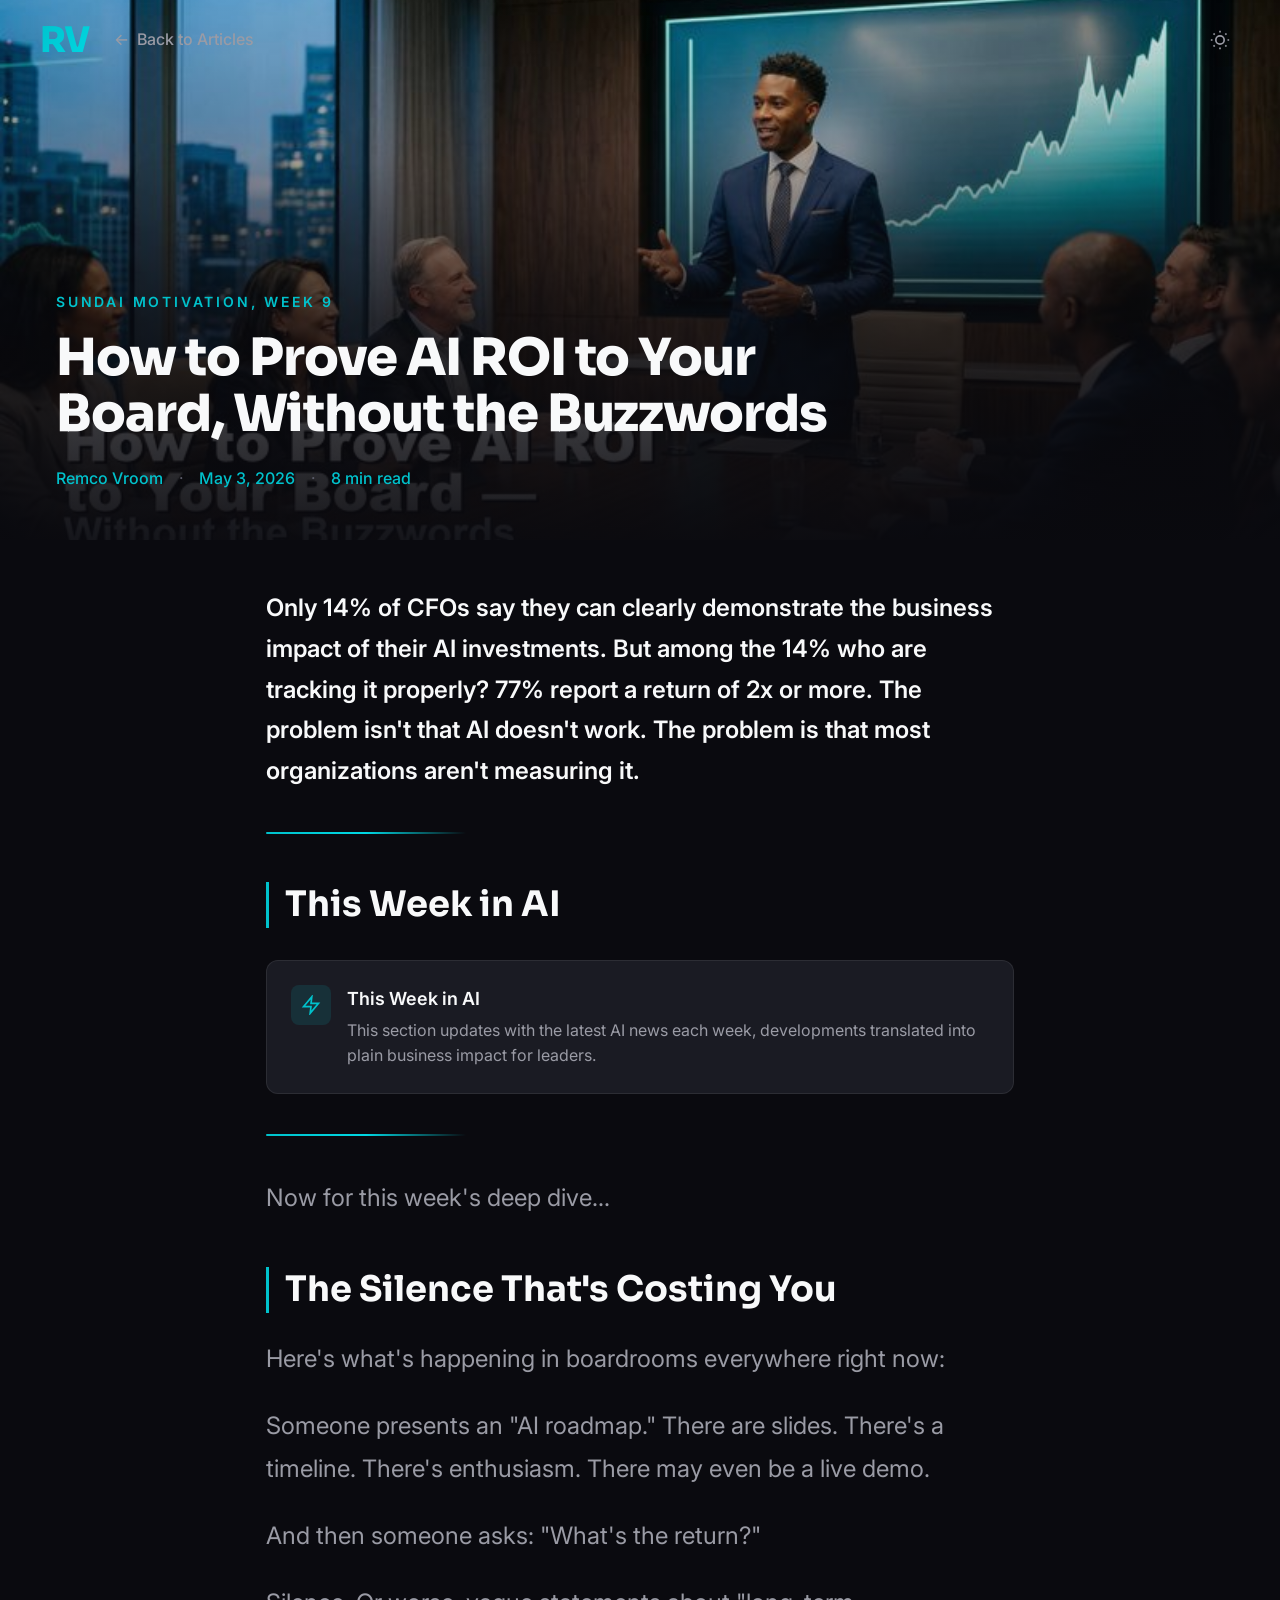
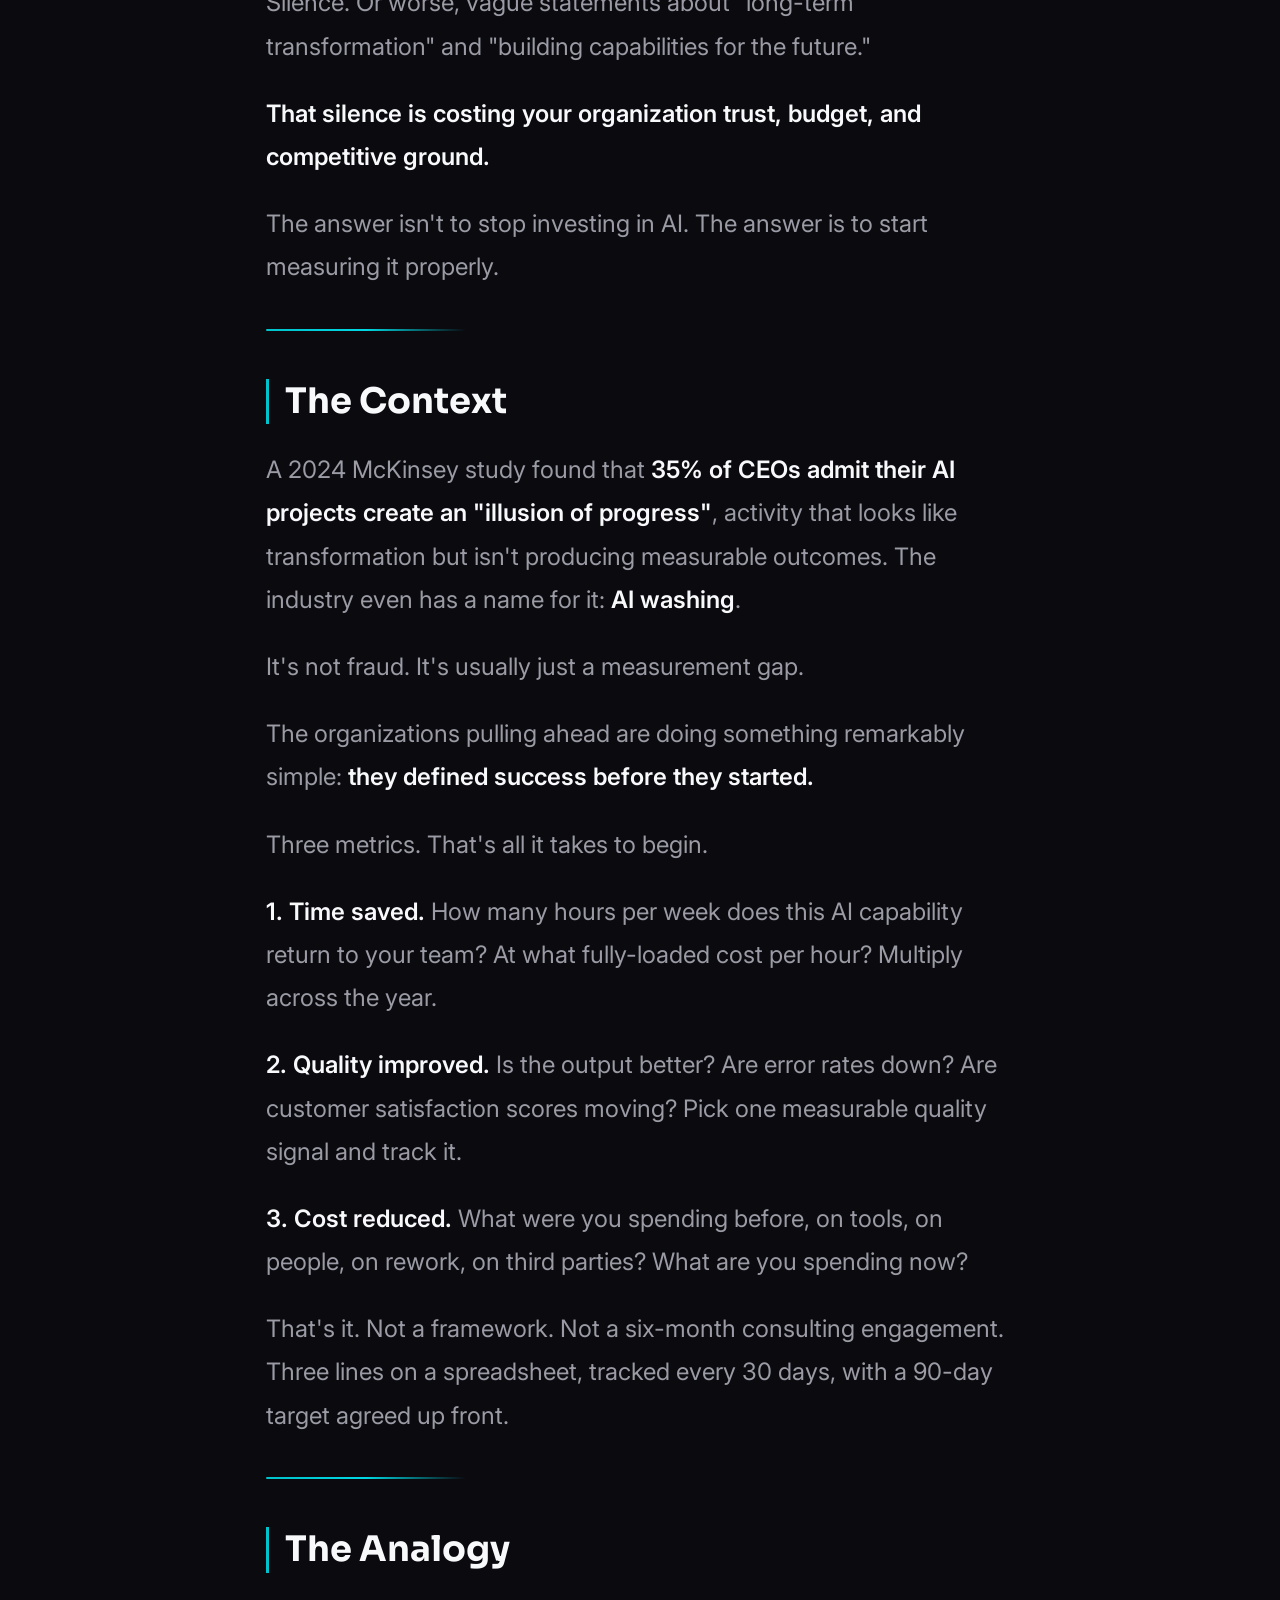
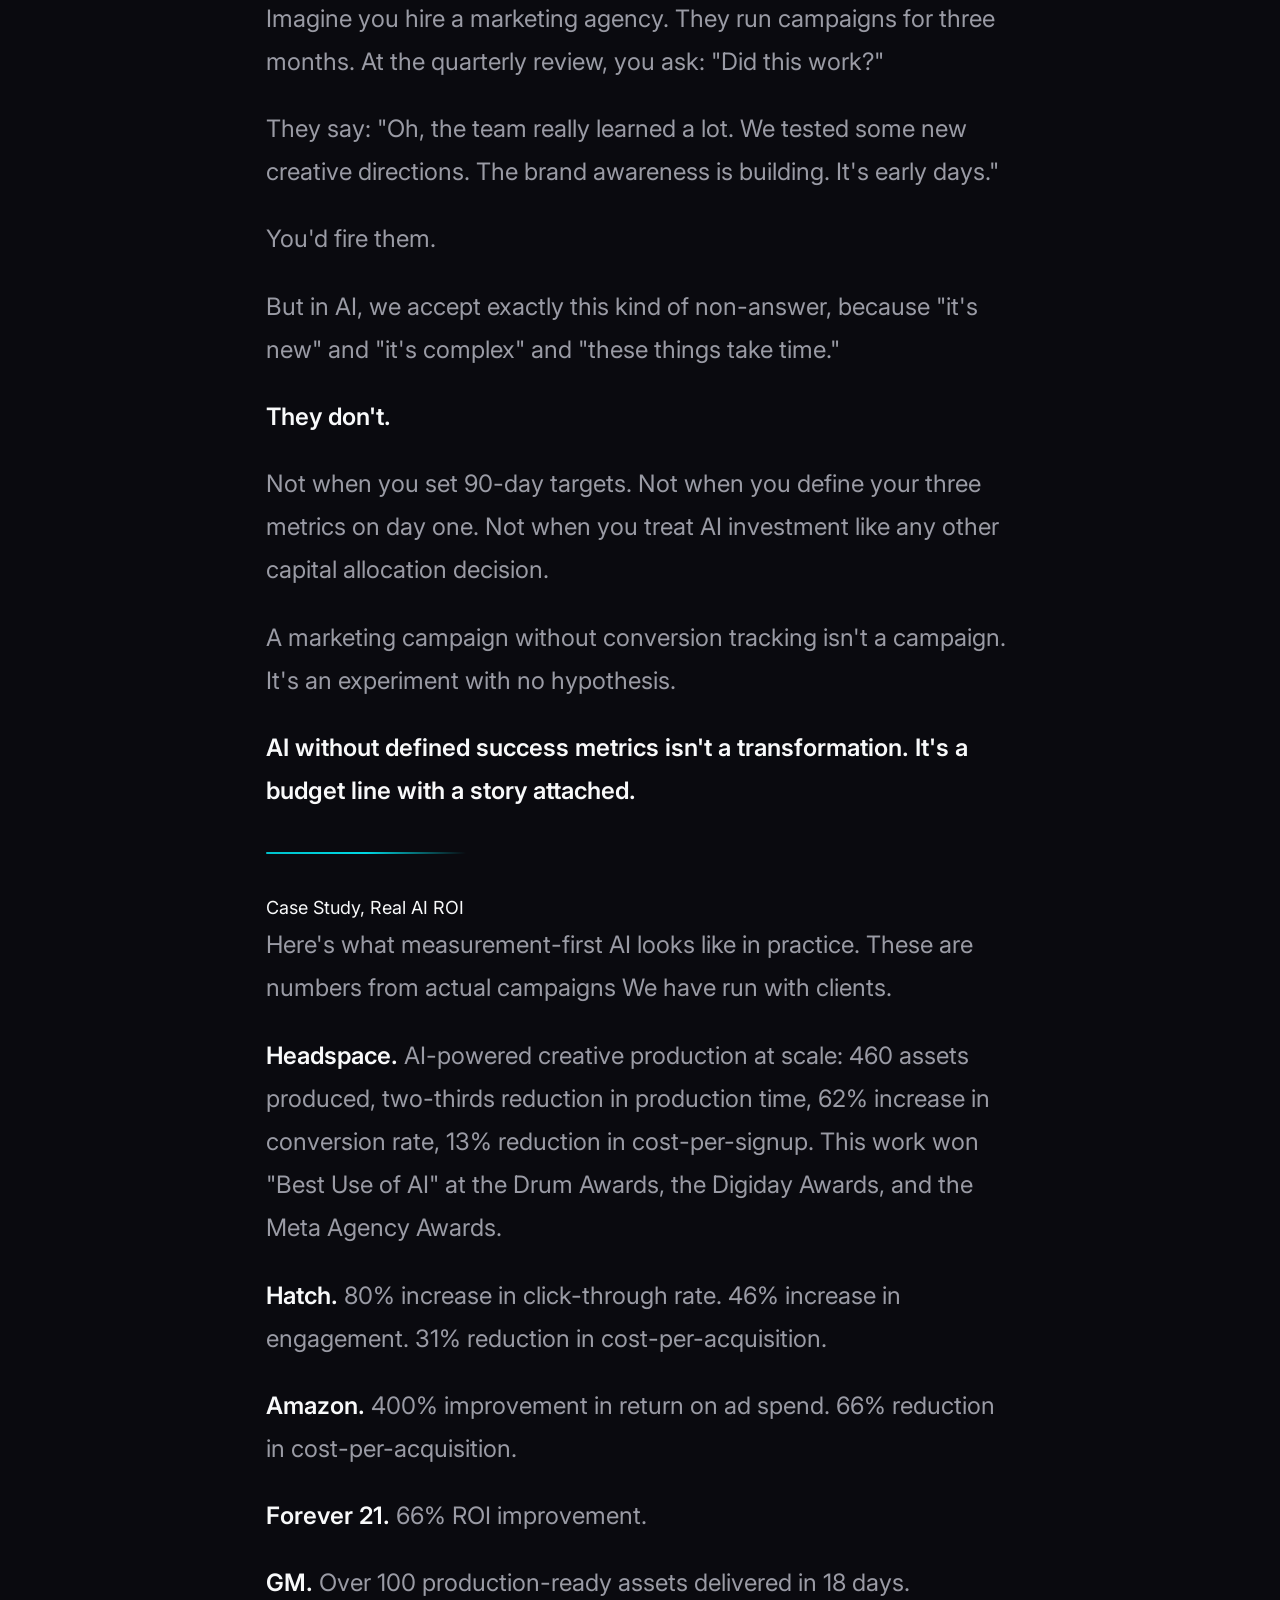
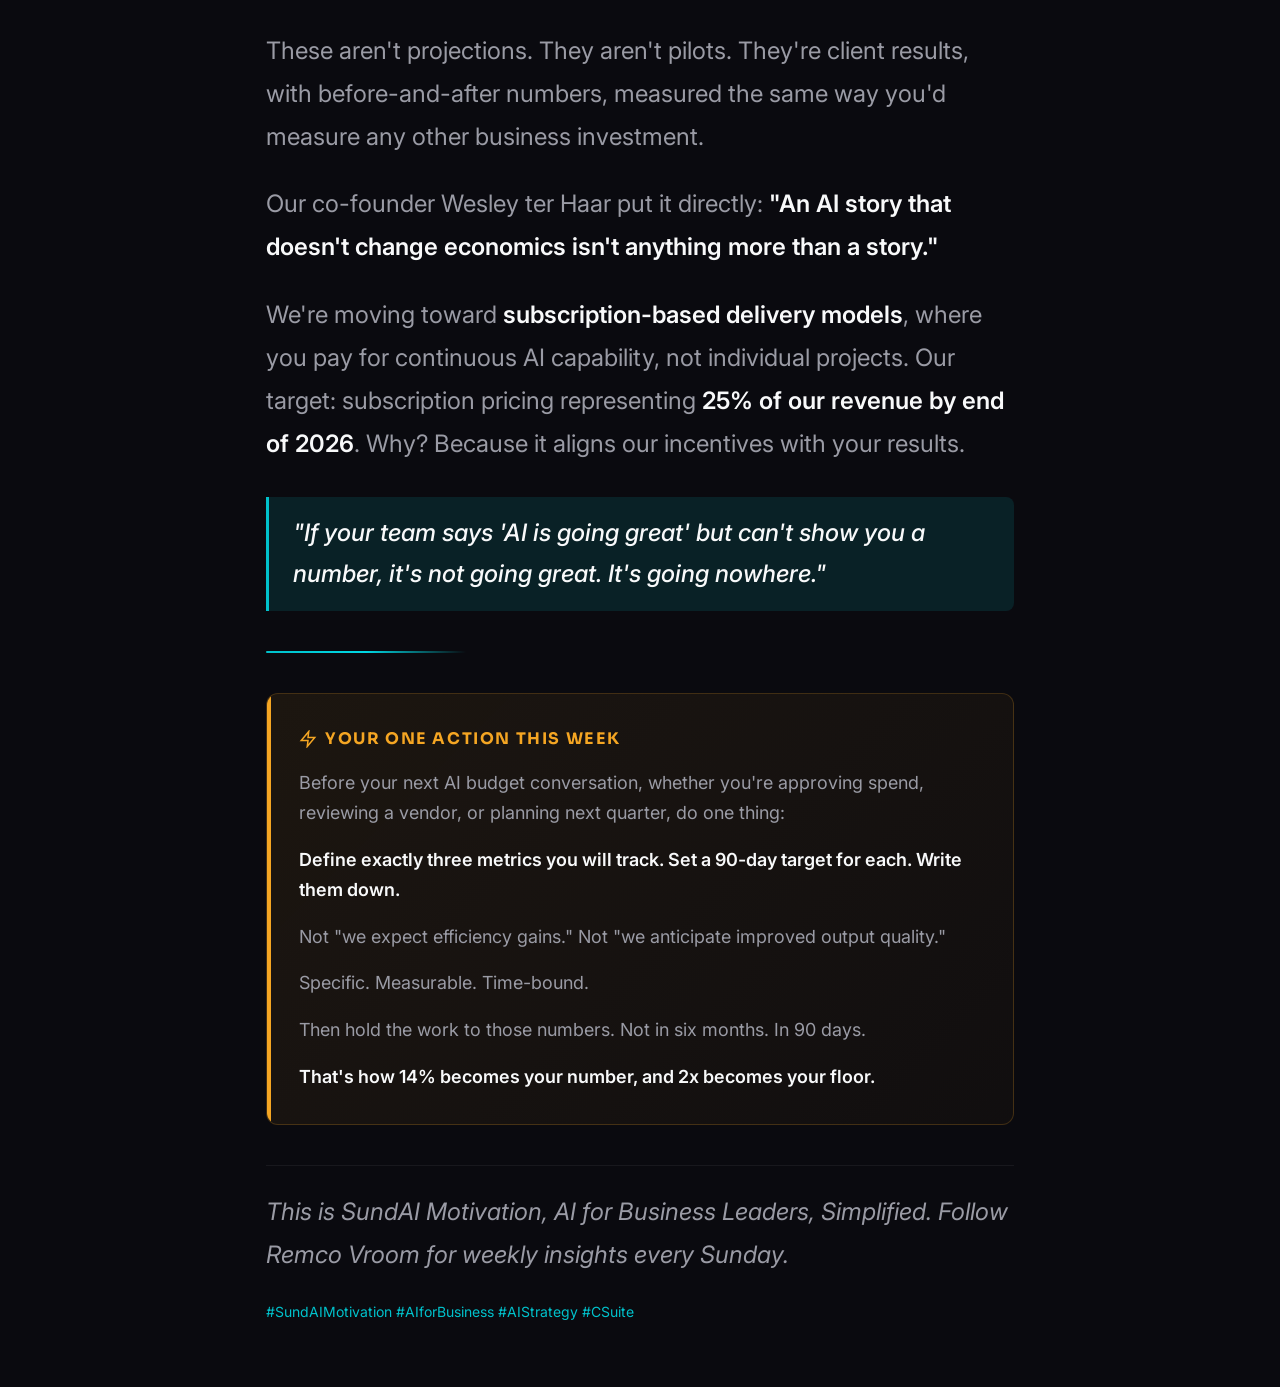
<file: articles/week09-proving-roi.html>
<!DOCTYPE html>
<html lang="en" data-theme="dark">
<head>
  <meta charset="UTF-8">
  <meta name="viewport" content="width=device-width, initial-scale=1.0">
  <title>How to Prove AI ROI to Your Board, Without the Buzzwords, Remco Vroom | SundAI Motivation</title>
  <meta name="description" content="Week 9 of SundAI Motivation, AI for Business Leaders, Simplified. By Remco Vroom.">

  <link rel="preconnect" href="https://fonts.googleapis.com">
  <link rel="preconnect" href="https://fonts.gstatic.com" crossorigin>
  <link href="https://fonts.googleapis.com/css2?family=Sora:wght@400;600;700;800&family=Inter:wght@400;500;600&family=JetBrains+Mono:wght@400&display=swap" rel="stylesheet">

  <link rel="stylesheet" href="../base.css">
  <link rel="stylesheet" href="../style.css">
  <link rel="stylesheet" href="../components.css">
  <link rel="stylesheet" href="../article.css">

  <script>document.documentElement.setAttribute('data-theme','dark');</script>
</head>
<body>
  <!-- Reading progress -->
  <div class="reading-progress" id="readingProgress" aria-hidden="true"></div>

  <!-- Navigation -->
  <nav class="article-nav-bar" id="articleNav" role="navigation" aria-label="Article navigation">
    <div class="article-nav-inner">
      <div class="article-nav-left">
        <a href="../index.html" class="nav-logo" aria-label="Remco Vroom home">
          <span class="nav-logo-monogram">RV</span>
        </a>
        <a href="../index.html#articles" class="article-back-link">
          <span aria-hidden="true">←</span>
          <span class="back-text">Back to Articles</span>
        </a>
      </div>
      <div class="nav-actions">
        <button data-theme-toggle aria-label="Switch to light mode" class="theme-btn">
          <svg width="20" height="20" viewBox="0 0 24 24" fill="none" stroke="currentColor" stroke-width="2"><circle cx="12" cy="12" r="5"/><path d="M12 1v2M12 21v2M4.22 4.22l1.42 1.42M18.36 18.36l1.42 1.42M1 12h2M21 12h2M4.22 19.78l1.42-1.42M18.36 5.64l1.42-1.42"/></svg>
        </button>
      </div>
    </div>
  </nav>

  <main>
    <!-- Article Header -->
    <header class="article-header">
      <img src="../assets/headers/week09-proving-roi.jpg" alt="How to Prove AI ROI to Your Board, Without the Buzzwords" class="article-header-image">
      <div class="article-header-overlay" aria-hidden="true"></div>
      <div class="article-header-content">
        <span class="article-header-label">SundAI Motivation, Week 9</span>
        <h1 class="article-header-title">How to Prove AI ROI to Your Board, Without the Buzzwords</h1>
        <div class="article-meta">
          <span class="article-meta-item">Remco Vroom</span>
          <span class="article-meta-divider" aria-hidden="true">·</span>
          <span class="article-meta-item">May 3, 2026</span>
          <span class="article-meta-divider" aria-hidden="true">·</span>
          <span class="article-meta-item">8 min read</span>
        </div>
      </div>
    </header>

    <!-- Article Body -->
    <div class="article-body">
      <article class="article-content">

        <p class="article-lead">Only 14% of CFOs say they can clearly demonstrate the business impact of their AI investments. But among the 14% who are tracking it properly? 77% report a return of 2x or more. The problem isn't that AI doesn't work. The problem is that most organizations aren't measuring it.</p>

        <hr>

        <h3>This Week in AI</h3>

        <div class="ai-news-placeholder">
          <div class="ai-news-placeholder-icon">
            <svg width="20" height="20" viewBox="0 0 24 24" fill="none" stroke="currentColor" stroke-width="2"><path d="M13 2L3 14h9l-1 8 10-12h-9l1-8z"/></svg>
          </div>
          <div class="ai-news-placeholder-text">
            <strong>This Week in AI</strong>
            This section updates with the latest AI news each week, developments translated into plain business impact for leaders.
          </div>
        </div>

        <hr>

        <p>Now for this week's deep dive...</p>

        <h3>The Silence That's Costing You</h3>

        <p>Here's what's happening in boardrooms everywhere right now:</p>

        <p>Someone presents an "AI roadmap." There are slides. There's a timeline. There's enthusiasm. There may even be a live demo.</p>

        <p>And then someone asks: "What's the return?"</p>

        <p>Silence. Or worse, vague statements about "long-term transformation" and "building capabilities for the future."</p>

        <p><strong>That silence is costing your organization trust, budget, and competitive ground.</strong></p>

        <p>The answer isn't to stop investing in AI. The answer is to start measuring it properly.</p>

        <hr>

        <h3>The Context</h3>

        <p>A 2024 McKinsey study found that <strong>35% of CEOs admit their AI projects create an "illusion of progress"</strong>, activity that looks like transformation but isn't producing measurable outcomes. The industry even has a name for it: <strong>AI washing</strong>.</p>

        <p>It's not fraud. It's usually just a measurement gap.</p>

        <p>The organizations pulling ahead are doing something remarkably simple: <strong>they defined success before they started.</strong></p>

        <p>Three metrics. That's all it takes to begin.</p>

        <p><strong>1. Time saved.</strong> How many hours per week does this AI capability return to your team? At what fully-loaded cost per hour? Multiply across the year.</p>

        <p><strong>2. Quality improved.</strong> Is the output better? Are error rates down? Are customer satisfaction scores moving? Pick one measurable quality signal and track it.</p>

        <p><strong>3. Cost reduced.</strong> What were you spending before, on tools, on people, on rework, on third parties? What are you spending now?</p>

        <p>That's it. Not a framework. Not a six-month consulting engagement. Three lines on a spreadsheet, tracked every 30 days, with a 90-day target agreed up front.</p>

        <hr>

        <h3>The Analogy</h3>

        <p>Imagine you hire a marketing agency. They run campaigns for three months. At the quarterly review, you ask: "Did this work?"</p>

        <p>They say: "Oh, the team really learned a lot. We tested some new creative directions. The brand awareness is building. It's early days."</p>

        <p>You'd fire them.</p>

        <p>But in AI, we accept exactly this kind of non-answer, because "it's new" and "it's complex" and "these things take time."</p>

        <p><strong>They don't.</strong></p>

        <p>Not when you set 90-day targets. Not when you define your three metrics on day one. Not when you treat AI investment like any other capital allocation decision.</p>

        <p>A marketing campaign without conversion tracking isn't a campaign. It's an experiment with no hypothesis.</p>

        <p><strong>AI without defined success metrics isn't a transformation. It's a budget line with a story attached.</strong></p>

        <hr>

        <div class="case-study">
          <span class="case-study-label">Case Study, Real AI ROI</span>
          <p>Here's what measurement-first AI looks like in practice. These are numbers from actual campaigns We have run with clients.</p>
          <p><strong>Headspace.</strong> AI-powered creative production at scale: 460 assets produced, two-thirds reduction in production time, 62% increase in conversion rate, 13% reduction in cost-per-signup. This work won "Best Use of AI" at the Drum Awards, the Digiday Awards, and the Meta Agency Awards.</p>
          <p><strong>Hatch.</strong> 80% increase in click-through rate. 46% increase in engagement. 31% reduction in cost-per-acquisition.</p>
          <p><strong>Amazon.</strong> 400% improvement in return on ad spend. 66% reduction in cost-per-acquisition.</p>
          <p><strong>Forever 21.</strong> 66% ROI improvement.</p>
          <p><strong>GM.</strong> Over 100 production-ready assets delivered in 18 days.</p>
          <p>These aren't projections. They aren't pilots. They're client results, with before-and-after numbers, measured the same way you'd measure any other business investment.</p>
          <p>Our co-founder Wesley ter Haar put it directly: <strong>"An AI story that doesn't change economics isn't anything more than a story."</strong></p>
          <p>We're moving toward <strong>subscription-based delivery models</strong>, where you pay for continuous AI capability, not individual projects. Our target: subscription pricing representing <strong>25% of our revenue by end of 2026</strong>. Why? Because it aligns our incentives with your results.</p>
        </div>

        <blockquote>
          <p>"If your team says 'AI is going great' but can't show you a number, it's not going great. It's going nowhere."</p>
        </blockquote>

        <hr>

        <div class="action-callout">
          <div class="action-callout-label">
            <svg width="18" height="18" viewBox="0 0 24 24" fill="none" stroke="currentColor" stroke-width="2"><path d="M13 2L3 14h9l-1 8 10-12h-9l1-8z"/></svg>
            Your One Action This Week
          </div>
          <p>Before your next AI budget conversation, whether you're approving spend, reviewing a vendor, or planning next quarter, do one thing:</p>
          <p><strong>Define exactly three metrics you will track. Set a 90-day target for each. Write them down.</strong></p>
          <p>Not "we expect efficiency gains." Not "we anticipate improved output quality."</p>
          <p>Specific. Measurable. Time-bound.</p>
          <p>Then hold the work to those numbers. Not in six months. In 90 days.</p>
          <p><strong>That's how 14% becomes your number, and 2x becomes your floor.</strong></p>
        </div>

        <div class="article-series-footer">
          <p>This is SundAI Motivation, AI for Business Leaders, Simplified. Follow Remco Vroom for weekly insights every Sunday.</p>
          <span class="hashtags">#SundAIMotivation #AIforBusiness #AIStrategy #CSuite</span>
        </div>

      </article>
    </div>
  </footer>

  <script>
  (function() {
    'use strict';
    
    // Theme toggle
    const toggle = document.querySelector('[data-theme-toggle]');
    const root = document.documentElement;
    let theme = 'dark';
    
    function updateToggleIcon() {
      if (!toggle) return;
      toggle.innerHTML = theme === 'dark'
        ? '<svg width="20" height="20" viewBox="0 0 24 24" fill="none" stroke="currentColor" stroke-width="2"><circle cx="12" cy="12" r="5"/><path d="M12 1v2M12 21v2M4.22 4.22l1.42 1.42M18.36 18.36l1.42 1.42M1 12h2M21 12h2M4.22 19.78l1.42-1.42M18.36 5.64l1.42-1.42"/></svg>'
        : '<svg width="20" height="20" viewBox="0 0 24 24" fill="none" stroke="currentColor" stroke-width="2"><path d="M21 12.79A9 9 0 1 1 11.21 3 7 7 0 0 0 21 12.79z"/></svg>';
      toggle.setAttribute('aria-label', `Switch to ${theme === 'dark' ? 'light' : 'dark'} mode`);
    }
    
    if (toggle) {
      toggle.addEventListener('click', () => {
        theme = theme === 'dark' ? 'light' : 'dark';
        root.setAttribute('data-theme', theme);
        updateToggleIcon();
        updateNavBg();
      });
    }
    updateToggleIcon();
    
    // Nav scroll effect
    const nav = document.getElementById('articleNav');
    function updateNavBg() {
      if (window.scrollY > 50) {
        nav.classList.add('scrolled');
      } else {
        nav.classList.remove('scrolled');
      }
    }
    window.addEventListener('scroll', updateNavBg, { passive: true });
    updateNavBg();
    
    // Reading progress
    const progressBar = document.getElementById('readingProgress');
    function updateProgress() {
      const scrollTop = window.scrollY;
      const docHeight = document.documentElement.scrollHeight - window.innerHeight;
      const progress = docHeight > 0 ? (scrollTop / docHeight) * 100 : 0;
      progressBar.style.width = progress + '%';
    }
    window.addEventListener('scroll', updateProgress, { passive: true });
    updateProgress();
  })();
  </script>
</body>
</html>
</file>
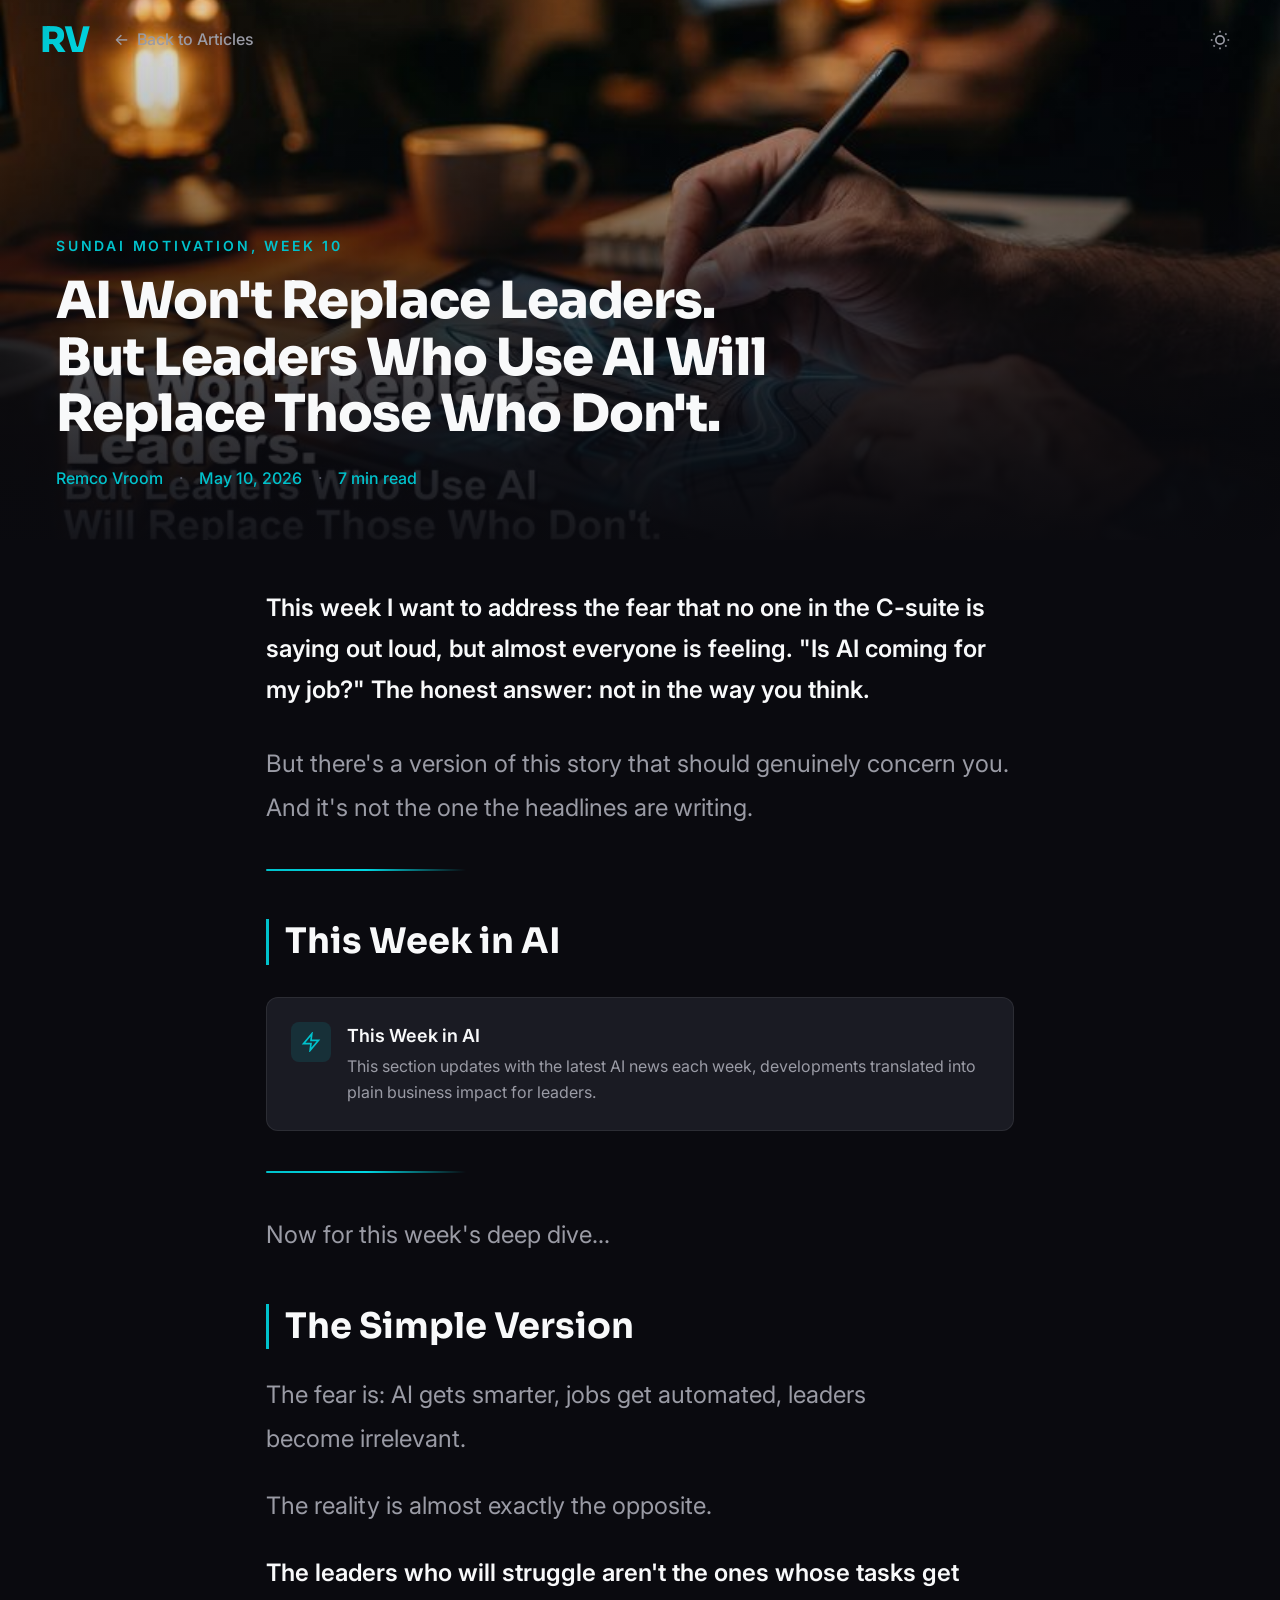
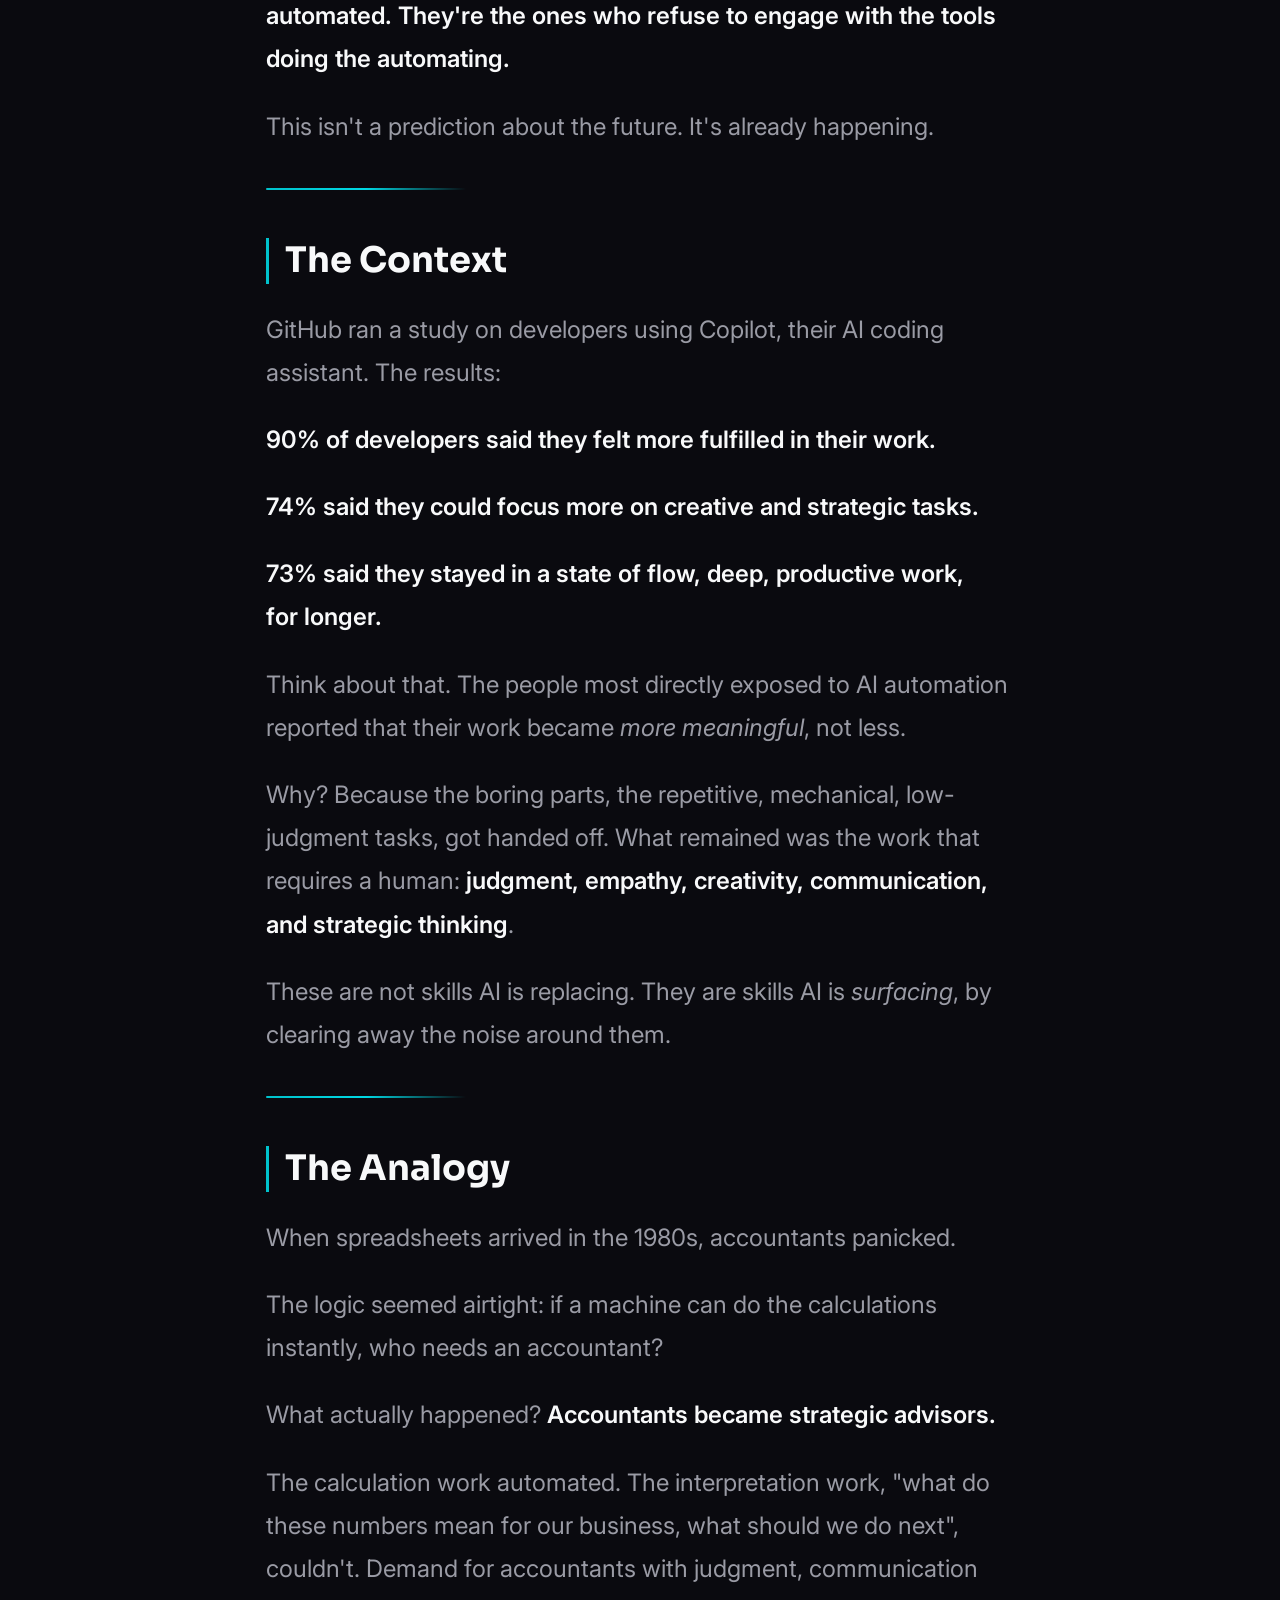
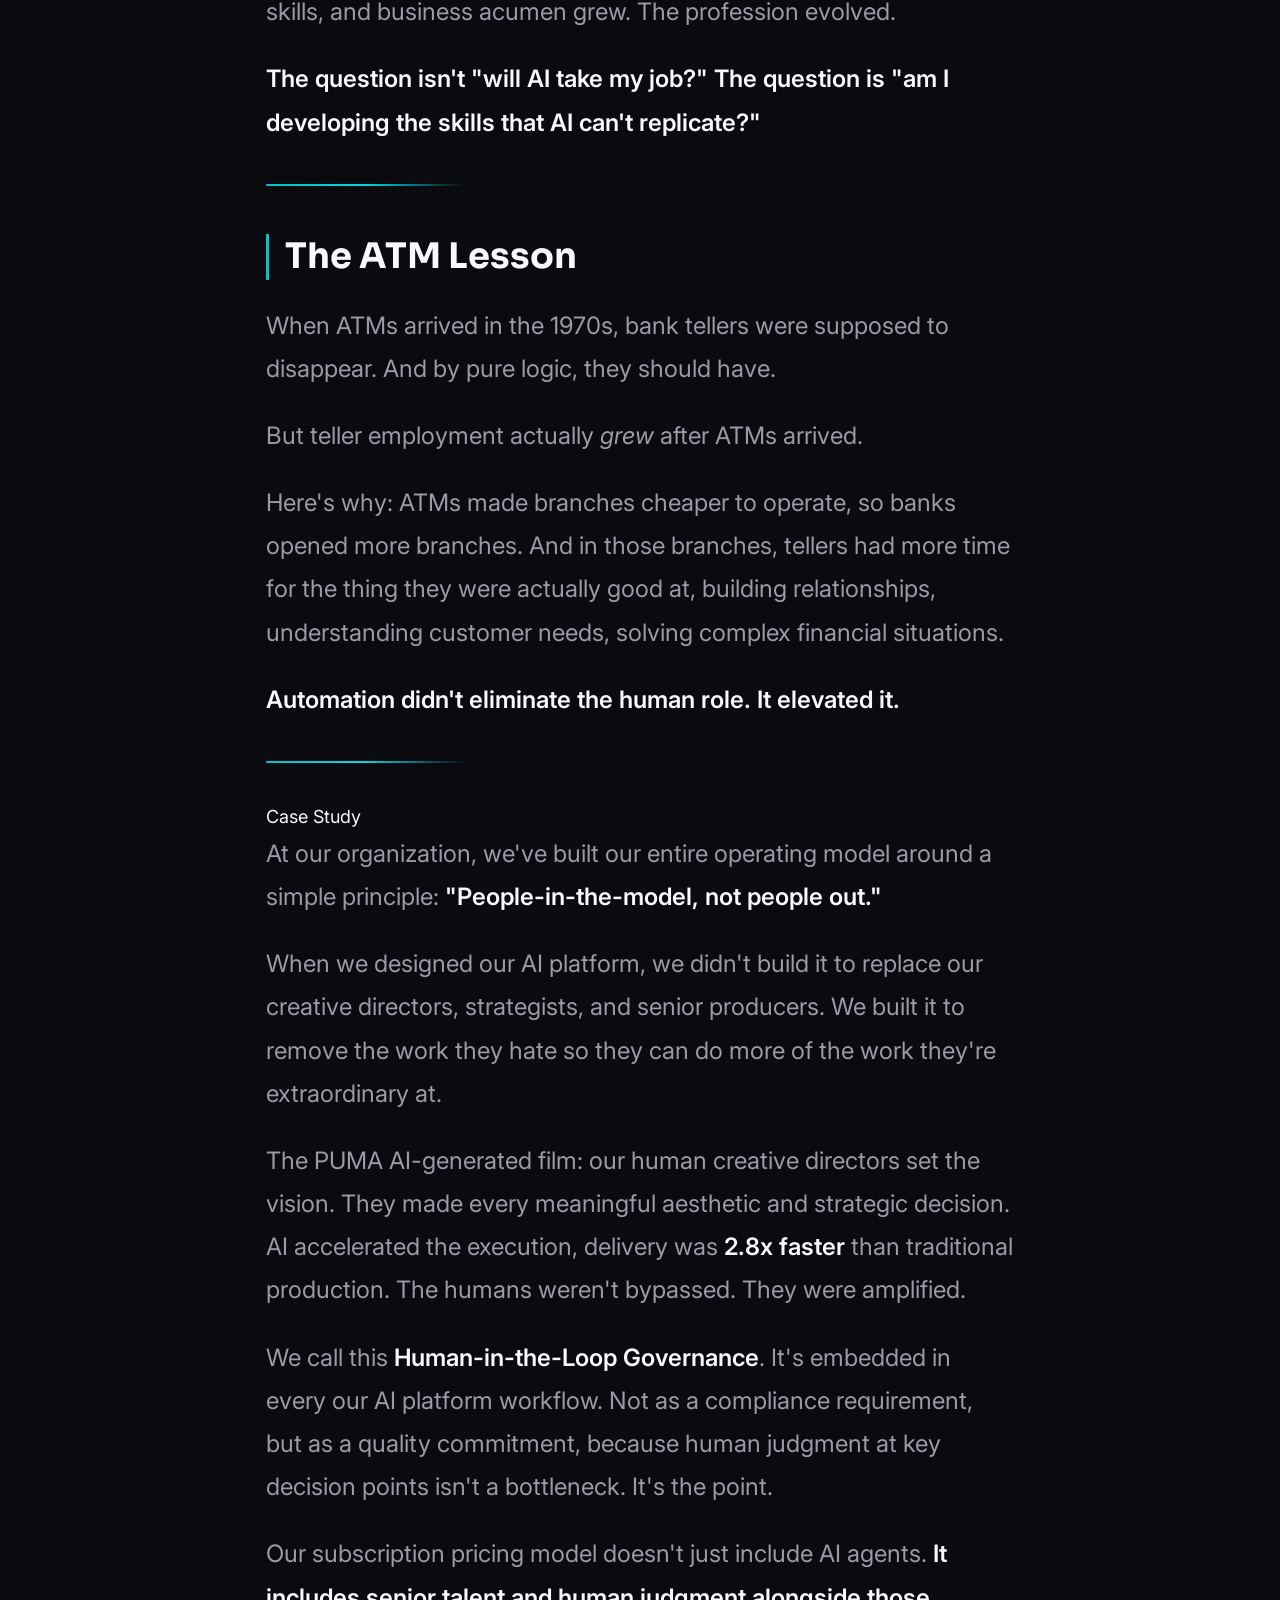
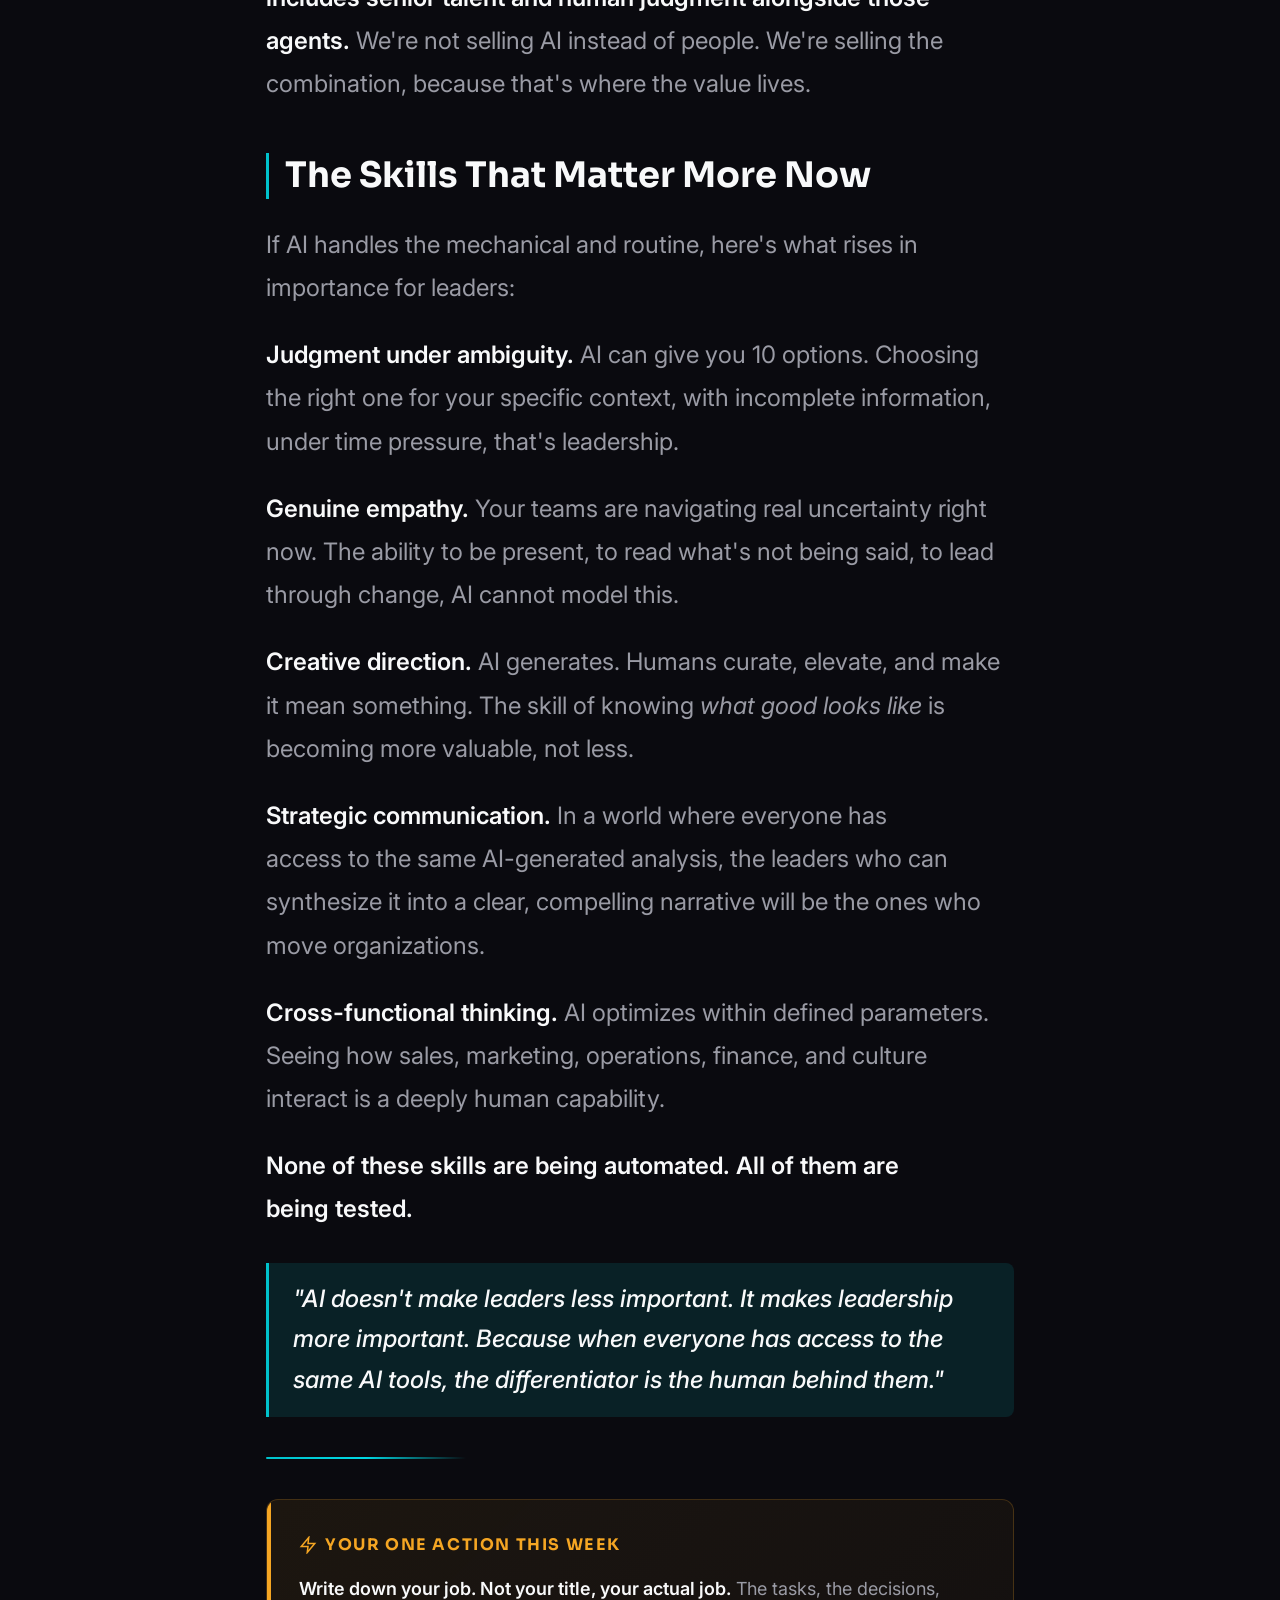
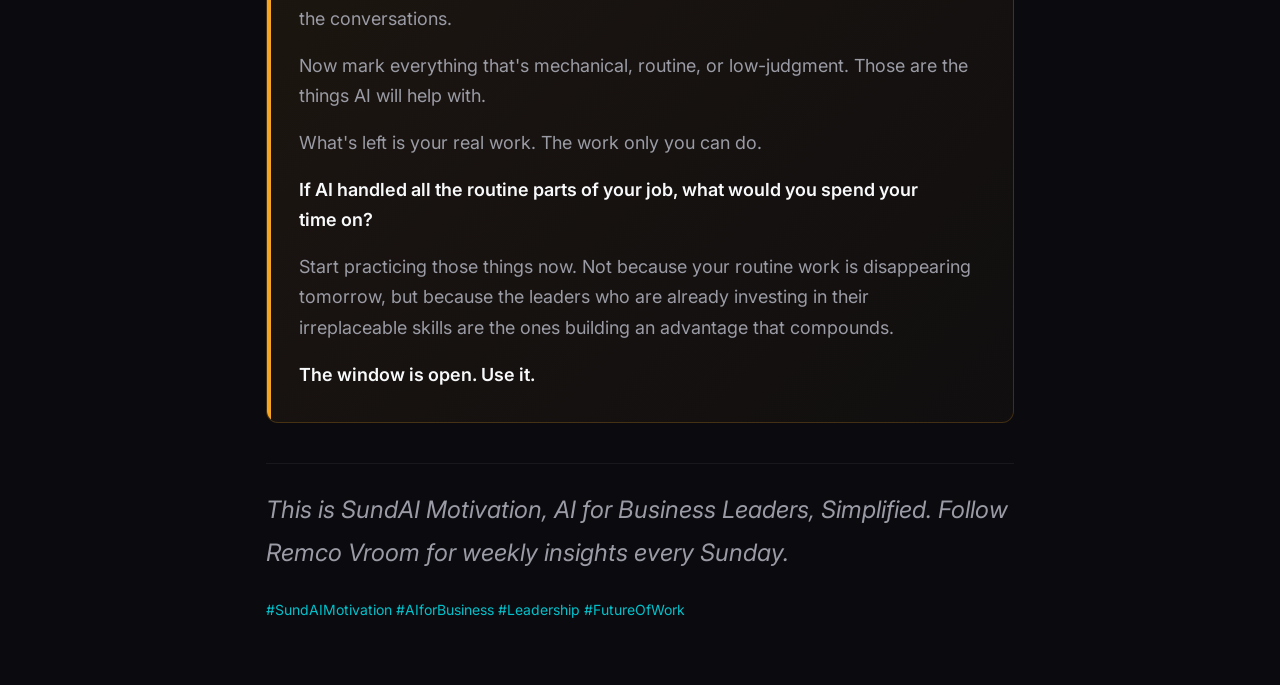
<file: articles/week10-human-plus-ai.html>
<!DOCTYPE html>
<html lang="en" data-theme="dark">
<head>
  <meta charset="UTF-8">
  <meta name="viewport" content="width=device-width, initial-scale=1.0">
  <title>AI Won't Replace Leaders. But Leaders Who Use AI Will Replace Those Who Don't., Remco Vroom | SundAI Motivation</title>
  <meta name="description" content="Week 10 of SundAI Motivation, AI for Business Leaders, Simplified. By Remco Vroom.">

  <link rel="preconnect" href="https://fonts.googleapis.com">
  <link rel="preconnect" href="https://fonts.gstatic.com" crossorigin>
  <link href="https://fonts.googleapis.com/css2?family=Sora:wght@400;600;700;800&family=Inter:wght@400;500;600&family=JetBrains+Mono:wght@400&display=swap" rel="stylesheet">

  <link rel="stylesheet" href="../base.css">
  <link rel="stylesheet" href="../style.css">
  <link rel="stylesheet" href="../components.css">
  <link rel="stylesheet" href="../article.css">

  <script>document.documentElement.setAttribute('data-theme','dark');</script>
</head>
<body>
  <!-- Reading progress -->
  <div class="reading-progress" id="readingProgress" aria-hidden="true"></div>

  <!-- Navigation -->
  <nav class="article-nav-bar" id="articleNav" role="navigation" aria-label="Article navigation">
    <div class="article-nav-inner">
      <div class="article-nav-left">
        <a href="../index.html" class="nav-logo" aria-label="Remco Vroom home">
          <span class="nav-logo-monogram">RV</span>
        </a>
        <a href="../index.html#articles" class="article-back-link">
          <span aria-hidden="true">←</span>
          <span class="back-text">Back to Articles</span>
        </a>
      </div>
      <div class="nav-actions">
        <button data-theme-toggle aria-label="Switch to light mode" class="theme-btn">
          <svg width="20" height="20" viewBox="0 0 24 24" fill="none" stroke="currentColor" stroke-width="2"><circle cx="12" cy="12" r="5"/><path d="M12 1v2M12 21v2M4.22 4.22l1.42 1.42M18.36 18.36l1.42 1.42M1 12h2M21 12h2M4.22 19.78l1.42-1.42M18.36 5.64l1.42-1.42"/></svg>
        </button>
      </div>
    </div>
  </nav>

  <main>
    <!-- Article Header -->
    <header class="article-header">
      <img src="../assets/headers/week10-human-plus-ai.jpg" alt="AI Won't Replace Leaders. But Leaders Who Use AI Will Replace Those Who Don't." class="article-header-image">
      <div class="article-header-overlay" aria-hidden="true"></div>
      <div class="article-header-content">
        <span class="article-header-label">SundAI Motivation, Week 10</span>
        <h1 class="article-header-title">AI Won't Replace Leaders. But Leaders Who Use AI Will Replace Those Who Don't.</h1>
        <div class="article-meta">
          <span class="article-meta-item">Remco Vroom</span>
          <span class="article-meta-divider" aria-hidden="true">·</span>
          <span class="article-meta-item">May 10, 2026</span>
          <span class="article-meta-divider" aria-hidden="true">·</span>
          <span class="article-meta-item">7 min read</span>
        </div>
      </div>
    </header>

    <!-- Article Body -->
    <div class="article-body">
      <article class="article-content">

        <p class="article-lead">This week I want to address the fear that no one in the C-suite is saying out loud, but almost everyone is feeling. "Is AI coming for my job?" The honest answer: not in the way you think.</p>

        <p>But there's a version of this story that should genuinely concern you. And it's not the one the headlines are writing.</p>

        <hr>

        <h3>This Week in AI</h3>

        <div class="ai-news-placeholder">
          <div class="ai-news-placeholder-icon">
            <svg width="20" height="20" viewBox="0 0 24 24" fill="none" stroke="currentColor" stroke-width="2"><path d="M13 2L3 14h9l-1 8 10-12h-9l1-8z"/></svg>
          </div>
          <div class="ai-news-placeholder-text">
            <strong>This Week in AI</strong>
            This section updates with the latest AI news each week, developments translated into plain business impact for leaders.
          </div>
        </div>

        <hr>

        <p>Now for this week's deep dive...</p>

        <h3>The Simple Version</h3>

        <p>The fear is: AI gets smarter, jobs get automated, leaders become irrelevant.</p>

        <p>The reality is almost exactly the opposite.</p>

        <p><strong>The leaders who will struggle aren't the ones whose tasks get automated. They're the ones who refuse to engage with the tools doing the automating.</strong></p>

        <p>This isn't a prediction about the future. It's already happening.</p>

        <hr>

        <h3>The Context</h3>

        <p>GitHub ran a study on developers using Copilot, their AI coding assistant. The results:</p>

        <p><strong>90% of developers said they felt more fulfilled in their work.</strong></p>
        <p><strong>74% said they could focus more on creative and strategic tasks.</strong></p>
        <p><strong>73% said they stayed in a state of flow, deep, productive work, for longer.</strong></p>

        <p>Think about that. The people most directly exposed to AI automation reported that their work became <em>more meaningful</em>, not less.</p>

        <p>Why? Because the boring parts, the repetitive, mechanical, low-judgment tasks, got handed off. What remained was the work that requires a human: <strong>judgment, empathy, creativity, communication, and strategic thinking</strong>.</p>

        <p>These are not skills AI is replacing. They are skills AI is <em>surfacing</em>, by clearing away the noise around them.</p>

        <hr>

        <h3>The Analogy</h3>

        <p>When spreadsheets arrived in the 1980s, accountants panicked.</p>

        <p>The logic seemed airtight: if a machine can do the calculations instantly, who needs an accountant?</p>

        <p>What actually happened? <strong>Accountants became strategic advisors.</strong></p>

        <p>The calculation work automated. The interpretation work, "what do these numbers mean for our business, what should we do next", couldn't. Demand for accountants with judgment, communication skills, and business acumen grew. The profession evolved.</p>

        <p><strong>The question isn't "will AI take my job?" The question is "am I developing the skills that AI can't replicate?"</strong></p>

        <hr>

        <h3>The ATM Lesson</h3>

        <p>When ATMs arrived in the 1970s, bank tellers were supposed to disappear. And by pure logic, they should have.</p>

        <p>But teller employment actually <em>grew</em> after ATMs arrived.</p>

        <p>Here's why: ATMs made branches cheaper to operate, so banks opened more branches. And in those branches, tellers had more time for the thing they were actually good at, building relationships, understanding customer needs, solving complex financial situations.</p>

        <p><strong>Automation didn't eliminate the human role. It elevated it.</strong></p>

        <hr>

        <div class="case-study">
          <span class="case-study-label">Case Study</span>
          <p>At our organization, we've built our entire operating model around a simple principle: <strong>"People-in-the-model, not people out."</strong></p>
          <p>When we designed our AI platform, we didn't build it to replace our creative directors, strategists, and senior producers. We built it to remove the work they hate so they can do more of the work they're extraordinary at.</p>
          <p>The PUMA AI-generated film: our human creative directors set the vision. They made every meaningful aesthetic and strategic decision. AI accelerated the execution, delivery was <strong>2.8x faster</strong> than traditional production. The humans weren't bypassed. They were amplified.</p>
          <p>We call this <strong>Human-in-the-Loop Governance</strong>. It's embedded in every our AI platform workflow. Not as a compliance requirement, but as a quality commitment, because human judgment at key decision points isn't a bottleneck. It's the point.</p>
          <p>Our subscription pricing model doesn't just include AI agents. <strong>It includes senior talent and human judgment alongside those agents.</strong> We're not selling AI instead of people. We're selling the combination, because that's where the value lives.</p>
        </div>

        <h3>The Skills That Matter More Now</h3>

        <p>If AI handles the mechanical and routine, here's what rises in importance for leaders:</p>

        <p><strong>Judgment under ambiguity.</strong> AI can give you 10 options. Choosing the right one for your specific context, with incomplete information, under time pressure, that's leadership.</p>

        <p><strong>Genuine empathy.</strong> Your teams are navigating real uncertainty right now. The ability to be present, to read what's not being said, to lead through change, AI cannot model this.</p>

        <p><strong>Creative direction.</strong> AI generates. Humans curate, elevate, and make it mean something. The skill of knowing <em>what good looks like</em> is becoming more valuable, not less.</p>

        <p><strong>Strategic communication.</strong> In a world where everyone has access to the same AI-generated analysis, the leaders who can synthesize it into a clear, compelling narrative will be the ones who move organizations.</p>

        <p><strong>Cross-functional thinking.</strong> AI optimizes within defined parameters. Seeing how sales, marketing, operations, finance, and culture interact is a deeply human capability.</p>

        <p><strong>None of these skills are being automated. All of them are being tested.</strong></p>

        <blockquote>
          <p>"AI doesn't make leaders less important. It makes leadership more important. Because when everyone has access to the same AI tools, the differentiator is the human behind them."</p>
        </blockquote>

        <hr>

        <div class="action-callout">
          <div class="action-callout-label">
            <svg width="18" height="18" viewBox="0 0 24 24" fill="none" stroke="currentColor" stroke-width="2"><path d="M13 2L3 14h9l-1 8 10-12h-9l1-8z"/></svg>
            Your One Action This Week
          </div>
          <p><strong>Write down your job. Not your title, your actual job.</strong> The tasks, the decisions, the conversations.</p>
          <p>Now mark everything that's mechanical, routine, or low-judgment. Those are the things AI will help with.</p>
          <p>What's left is your real work. The work only you can do.</p>
          <p><strong>If AI handled all the routine parts of your job, what would you spend your time on?</strong></p>
          <p>Start practicing those things now. Not because your routine work is disappearing tomorrow, but because the leaders who are already investing in their irreplaceable skills are the ones building an advantage that compounds.</p>
          <p><strong>The window is open. Use it.</strong></p>
        </div>

        <div class="article-series-footer">
          <p>This is SundAI Motivation, AI for Business Leaders, Simplified. Follow Remco Vroom for weekly insights every Sunday.</p>
          <span class="hashtags">#SundAIMotivation #AIforBusiness #Leadership #FutureOfWork</span>
        </div>

      </article>
    </div>
  </footer>

  <script>
  (function() {
    'use strict';
    
    // Theme toggle
    const toggle = document.querySelector('[data-theme-toggle]');
    const root = document.documentElement;
    let theme = 'dark';
    
    function updateToggleIcon() {
      if (!toggle) return;
      toggle.innerHTML = theme === 'dark'
        ? '<svg width="20" height="20" viewBox="0 0 24 24" fill="none" stroke="currentColor" stroke-width="2"><circle cx="12" cy="12" r="5"/><path d="M12 1v2M12 21v2M4.22 4.22l1.42 1.42M18.36 18.36l1.42 1.42M1 12h2M21 12h2M4.22 19.78l1.42-1.42M18.36 5.64l1.42-1.42"/></svg>'
        : '<svg width="20" height="20" viewBox="0 0 24 24" fill="none" stroke="currentColor" stroke-width="2"><path d="M21 12.79A9 9 0 1 1 11.21 3 7 7 0 0 0 21 12.79z"/></svg>';
      toggle.setAttribute('aria-label', `Switch to ${theme === 'dark' ? 'light' : 'dark'} mode`);
    }
    
    if (toggle) {
      toggle.addEventListener('click', () => {
        theme = theme === 'dark' ? 'light' : 'dark';
        root.setAttribute('data-theme', theme);
        updateToggleIcon();
        updateNavBg();
      });
    }
    updateToggleIcon();
    
    // Nav scroll effect
    const nav = document.getElementById('articleNav');
    function updateNavBg() {
      if (window.scrollY > 50) {
        nav.classList.add('scrolled');
      } else {
        nav.classList.remove('scrolled');
      }
    }
    window.addEventListener('scroll', updateNavBg, { passive: true });
    updateNavBg();
    
    // Reading progress
    const progressBar = document.getElementById('readingProgress');
    function updateProgress() {
      const scrollTop = window.scrollY;
      const docHeight = document.documentElement.scrollHeight - window.innerHeight;
      const progress = docHeight > 0 ? (scrollTop / docHeight) * 100 : 0;
      progressBar.style.width = progress + '%';
    }
    window.addEventListener('scroll', updateProgress, { passive: true });
    updateProgress();
  })();
  </script>
</body>
</html>
</file>
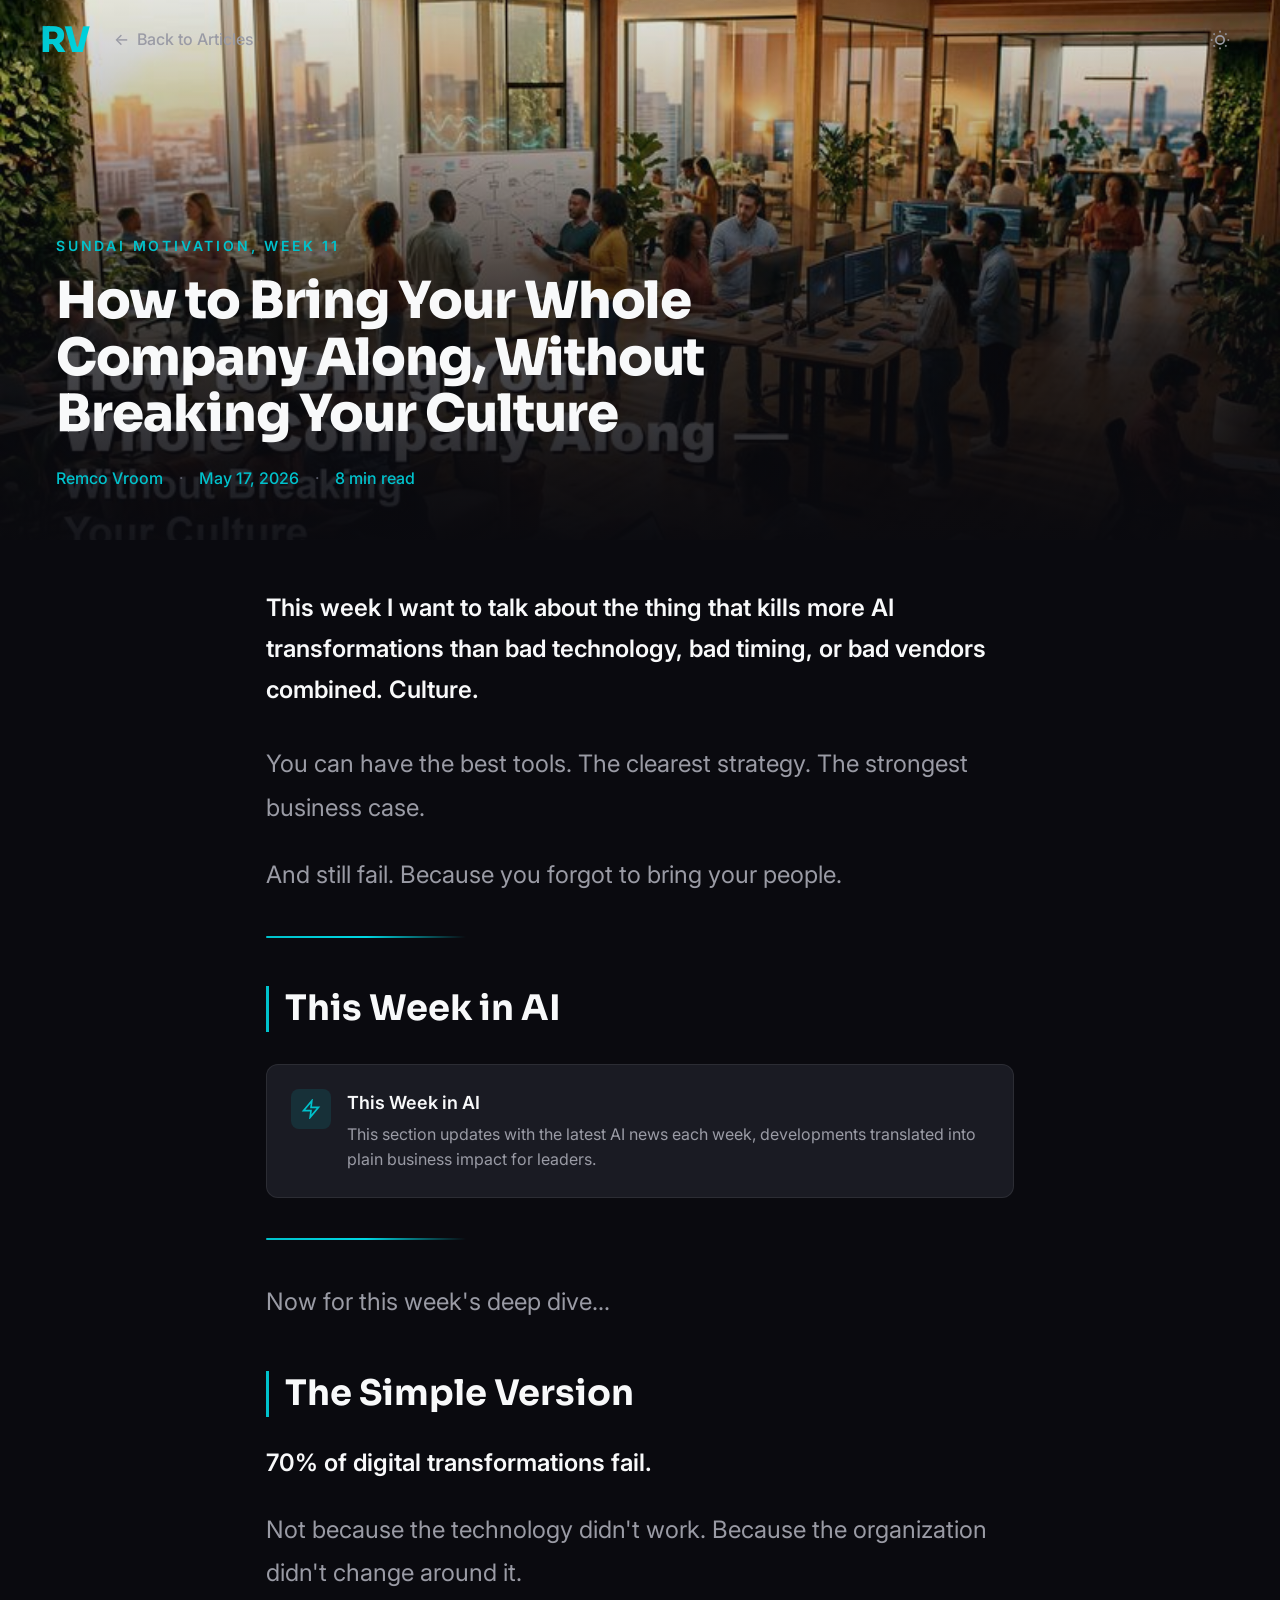
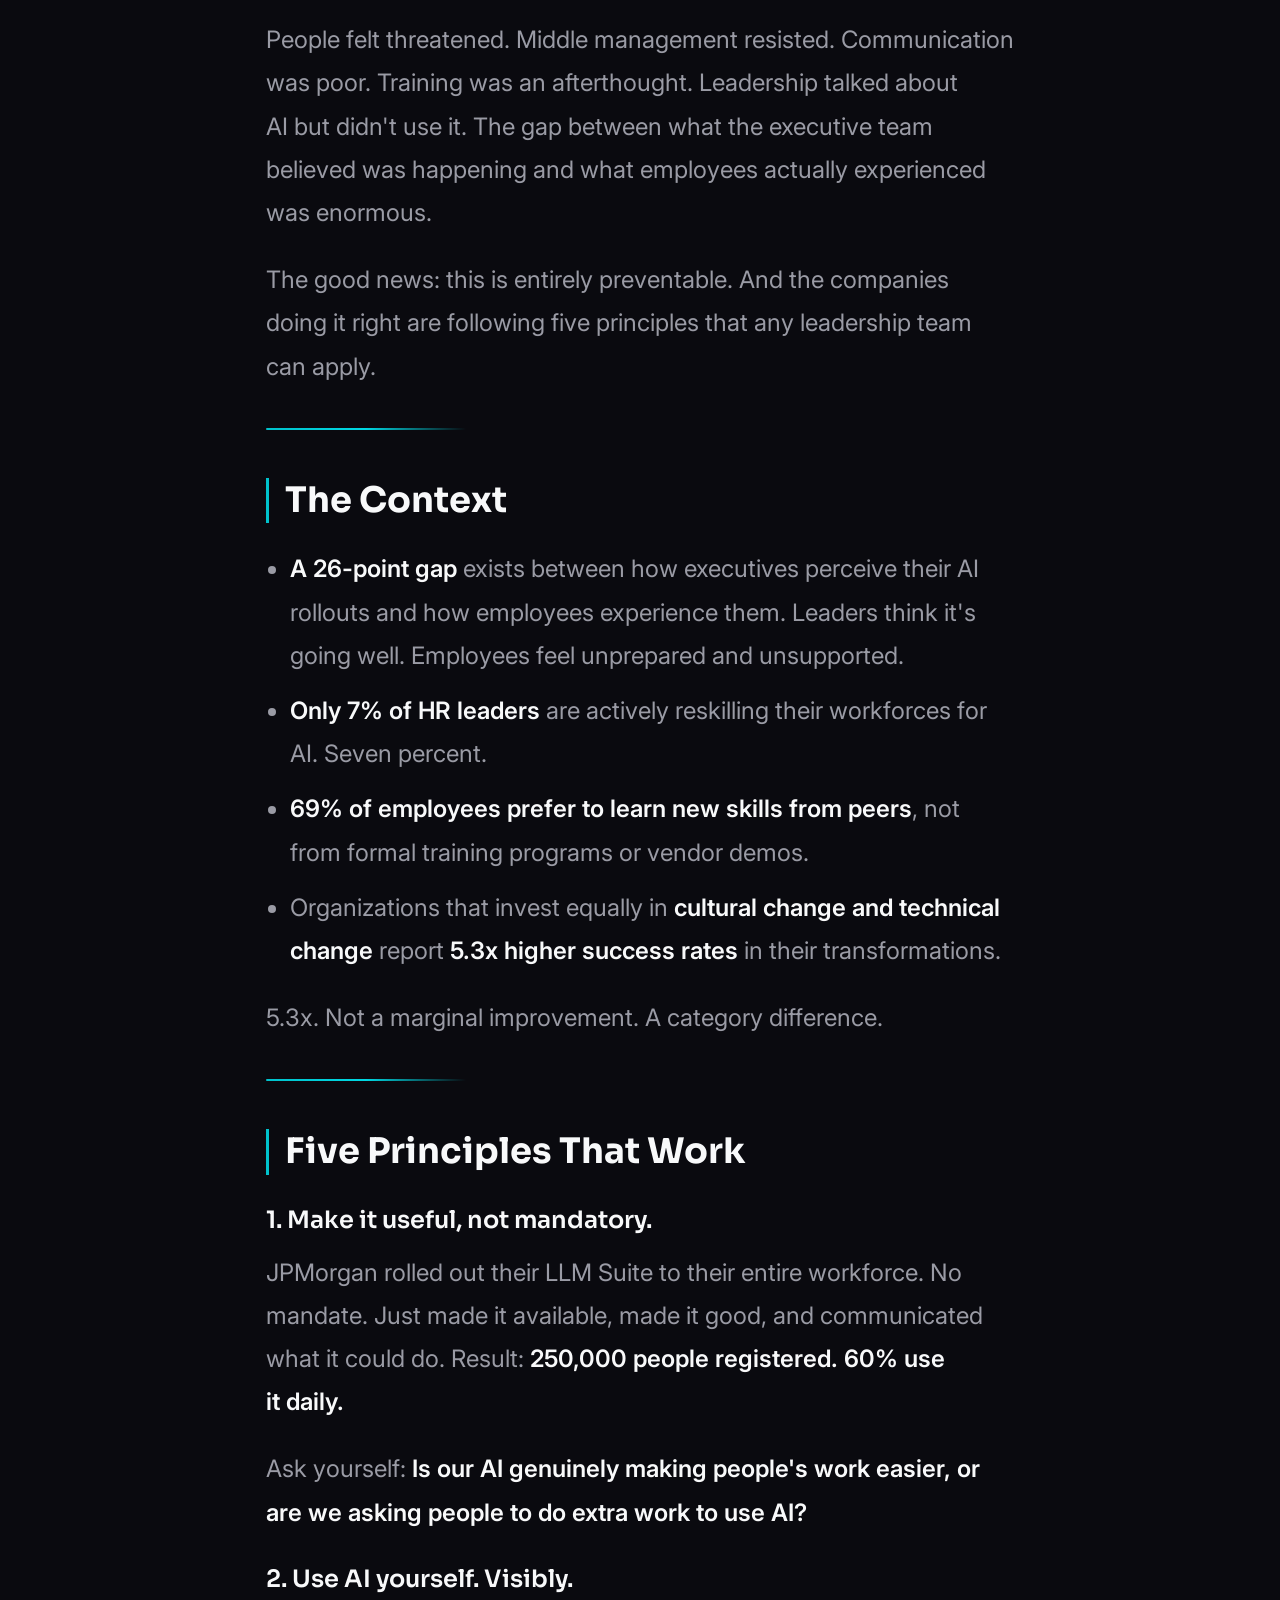
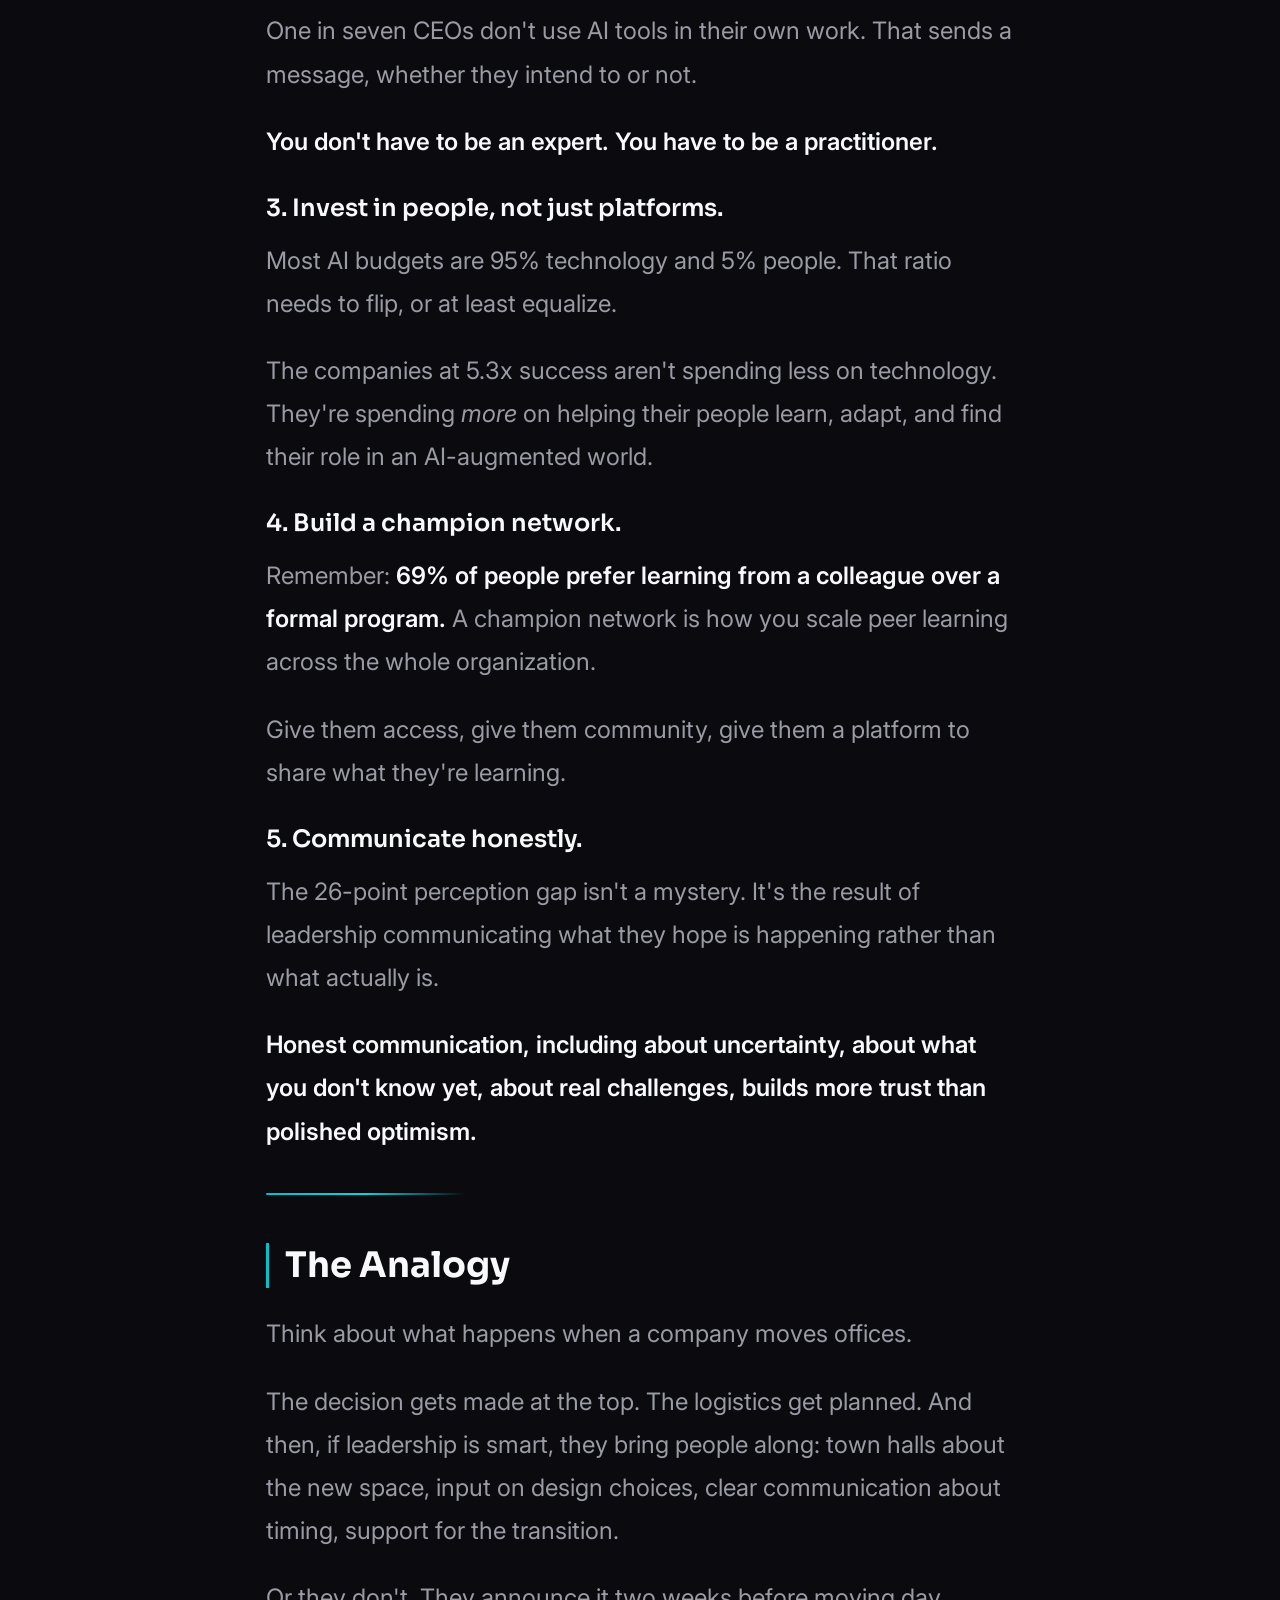
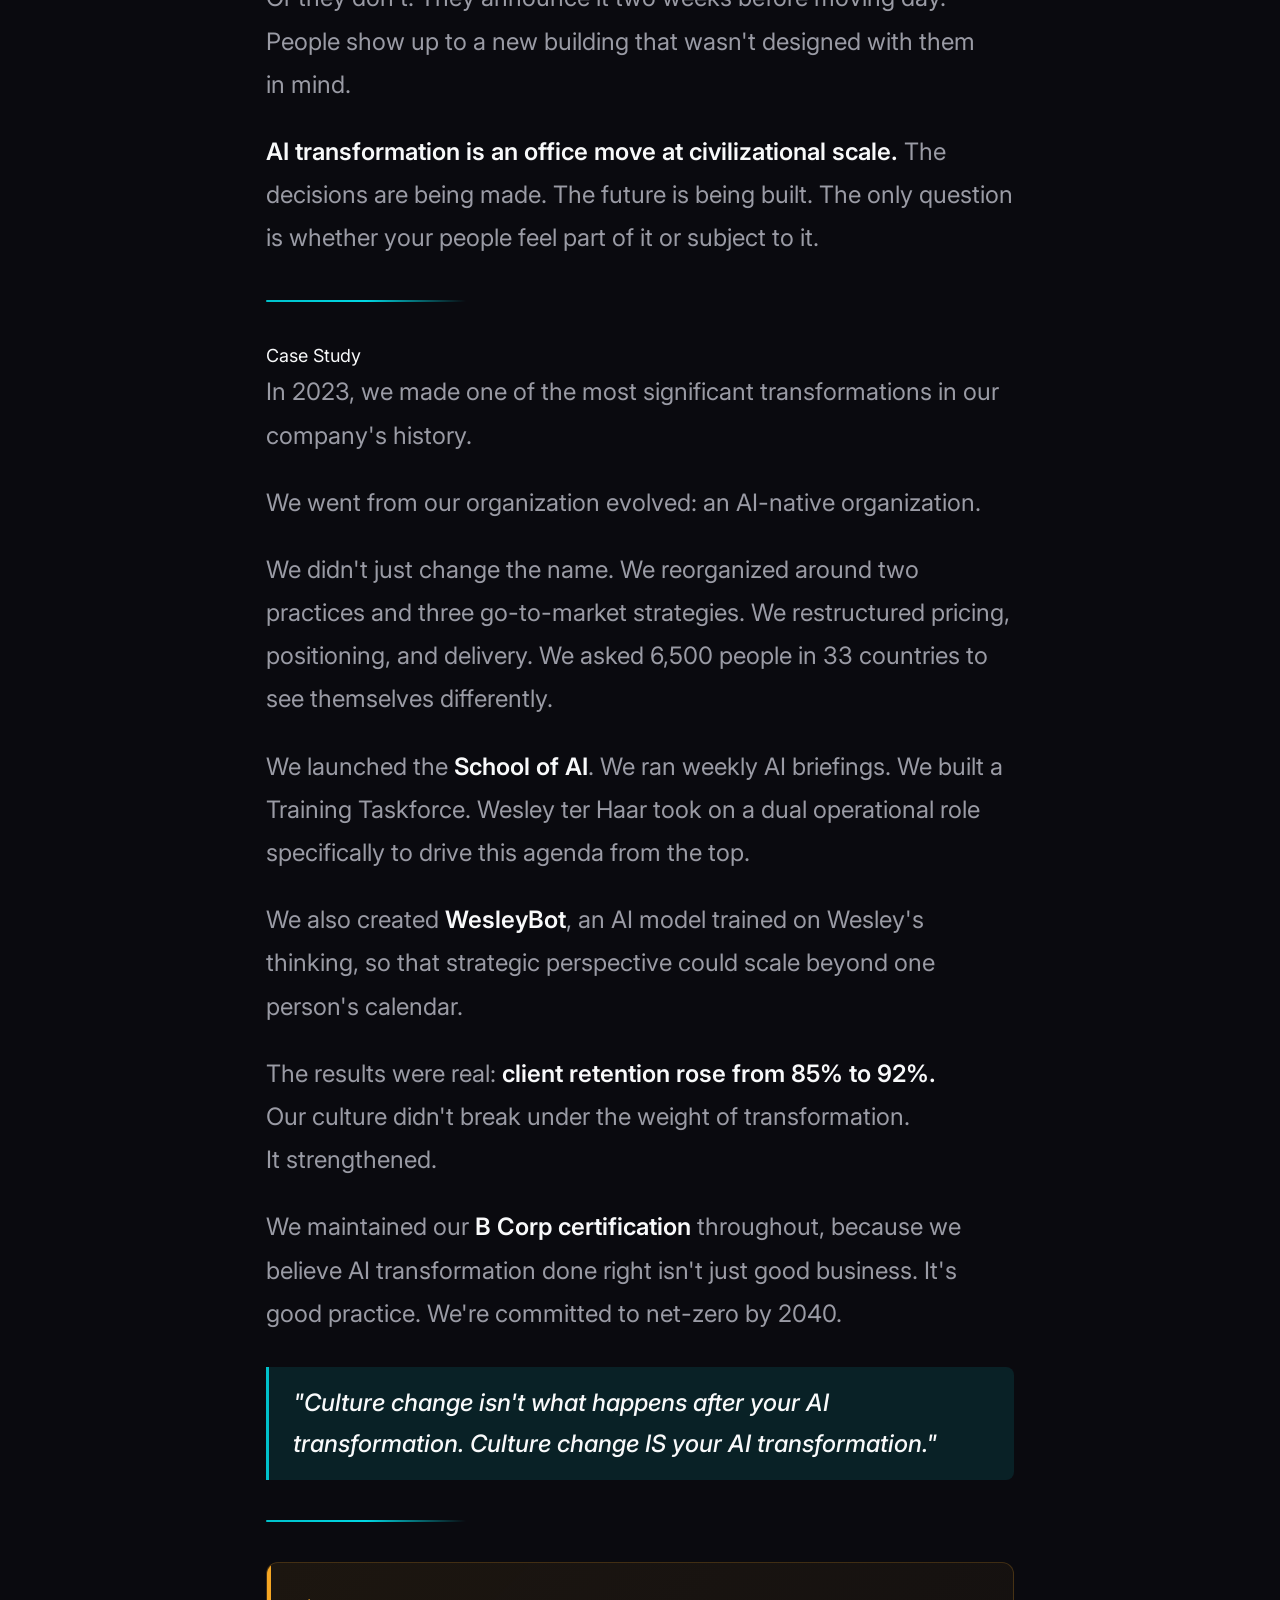
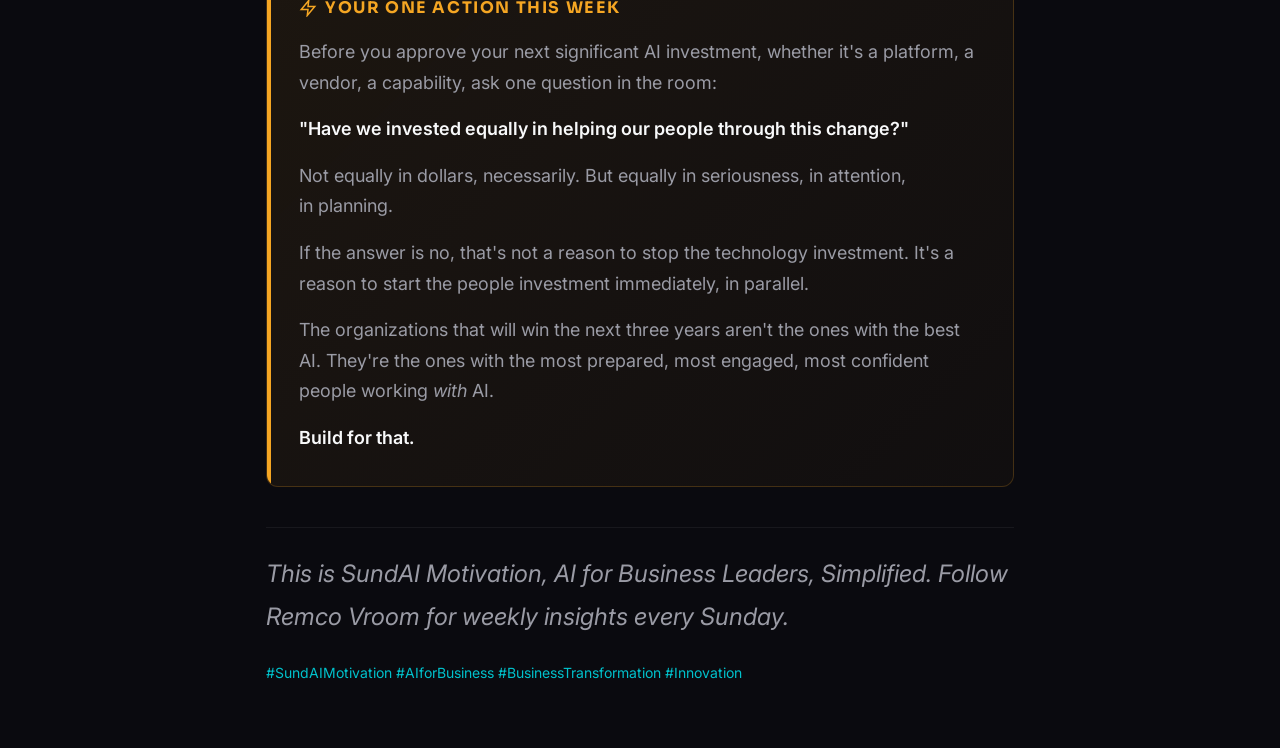
<file: articles/week11-culture-transformation.html>
<!DOCTYPE html>
<html lang="en" data-theme="dark">
<head>
  <meta charset="UTF-8">
  <meta name="viewport" content="width=device-width, initial-scale=1.0">
  <title>How to Bring Your Whole Company Along, Without Breaking Your Culture, Remco Vroom | SundAI Motivation</title>
  <meta name="description" content="Week 11 of SundAI Motivation, AI for Business Leaders, Simplified. By Remco Vroom.">

  <link rel="preconnect" href="https://fonts.googleapis.com">
  <link rel="preconnect" href="https://fonts.gstatic.com" crossorigin>
  <link href="https://fonts.googleapis.com/css2?family=Sora:wght@400;600;700;800&family=Inter:wght@400;500;600&family=JetBrains+Mono:wght@400&display=swap" rel="stylesheet">

  <link rel="stylesheet" href="../base.css">
  <link rel="stylesheet" href="../style.css">
  <link rel="stylesheet" href="../components.css">
  <link rel="stylesheet" href="../article.css">

  <script>document.documentElement.setAttribute('data-theme','dark');</script>
</head>
<body>
  <!-- Reading progress -->
  <div class="reading-progress" id="readingProgress" aria-hidden="true"></div>

  <!-- Navigation -->
  <nav class="article-nav-bar" id="articleNav" role="navigation" aria-label="Article navigation">
    <div class="article-nav-inner">
      <div class="article-nav-left">
        <a href="../index.html" class="nav-logo" aria-label="Remco Vroom home">
          <span class="nav-logo-monogram">RV</span>
        </a>
        <a href="../index.html#articles" class="article-back-link">
          <span aria-hidden="true">←</span>
          <span class="back-text">Back to Articles</span>
        </a>
      </div>
      <div class="nav-actions">
        <button data-theme-toggle aria-label="Switch to light mode" class="theme-btn">
          <svg width="20" height="20" viewBox="0 0 24 24" fill="none" stroke="currentColor" stroke-width="2"><circle cx="12" cy="12" r="5"/><path d="M12 1v2M12 21v2M4.22 4.22l1.42 1.42M18.36 18.36l1.42 1.42M1 12h2M21 12h2M4.22 19.78l1.42-1.42M18.36 5.64l1.42-1.42"/></svg>
        </button>
      </div>
    </div>
  </nav>

  <main>
    <!-- Article Header -->
    <header class="article-header">
      <img src="../assets/headers/week11-culture-transformation.jpg" alt="How to Bring Your Whole Company Along, Without Breaking Your Culture" class="article-header-image">
      <div class="article-header-overlay" aria-hidden="true"></div>
      <div class="article-header-content">
        <span class="article-header-label">SundAI Motivation, Week 11</span>
        <h1 class="article-header-title">How to Bring Your Whole Company Along, Without Breaking Your Culture</h1>
        <div class="article-meta">
          <span class="article-meta-item">Remco Vroom</span>
          <span class="article-meta-divider" aria-hidden="true">·</span>
          <span class="article-meta-item">May 17, 2026</span>
          <span class="article-meta-divider" aria-hidden="true">·</span>
          <span class="article-meta-item">8 min read</span>
        </div>
      </div>
    </header>

    <!-- Article Body -->
    <div class="article-body">
      <article class="article-content">

        <p class="article-lead">This week I want to talk about the thing that kills more AI transformations than bad technology, bad timing, or bad vendors combined. Culture.</p>

        <p>You can have the best tools. The clearest strategy. The strongest business case.</p>

        <p>And still fail. Because you forgot to bring your people.</p>

        <hr>

        <h3>This Week in AI</h3>

        <div class="ai-news-placeholder">
          <div class="ai-news-placeholder-icon">
            <svg width="20" height="20" viewBox="0 0 24 24" fill="none" stroke="currentColor" stroke-width="2"><path d="M13 2L3 14h9l-1 8 10-12h-9l1-8z"/></svg>
          </div>
          <div class="ai-news-placeholder-text">
            <strong>This Week in AI</strong>
            This section updates with the latest AI news each week, developments translated into plain business impact for leaders.
          </div>
        </div>

        <hr>

        <p>Now for this week's deep dive...</p>

        <h3>The Simple Version</h3>

        <p><strong>70% of digital transformations fail.</strong></p>

        <p>Not because the technology didn't work. Because the organization didn't change around it.</p>

        <p>People felt threatened. Middle management resisted. Communication was poor. Training was an afterthought. Leadership talked about AI but didn't use it. The gap between what the executive team believed was happening and what employees actually experienced was enormous.</p>

        <p>The good news: this is entirely preventable. And the companies doing it right are following five principles that any leadership team can apply.</p>

        <hr>

        <h3>The Context</h3>

        <ul>
          <li><strong>A 26-point gap</strong> exists between how executives perceive their AI rollouts and how employees experience them. Leaders think it's going well. Employees feel unprepared and unsupported.</li>
          <li><strong>Only 7% of HR leaders</strong> are actively reskilling their workforces for AI. Seven percent.</li>
          <li><strong>69% of employees prefer to learn new skills from peers</strong>, not from formal training programs or vendor demos.</li>
          <li>Organizations that invest equally in <strong>cultural change and technical change</strong> report <strong>5.3x higher success rates</strong> in their transformations.</li>
        </ul>

        <p>5.3x. Not a marginal improvement. A category difference.</p>

        <hr>

        <h3>Five Principles That Work</h3>

        <h4>1. Make it useful, not mandatory.</h4>

        <p>JPMorgan rolled out their LLM Suite to their entire workforce. No mandate. Just made it available, made it good, and communicated what it could do. Result: <strong>250,000 people registered. 60% use it daily.</strong></p>

        <p>Ask yourself: <strong>Is our AI genuinely making people's work easier, or are we asking people to do extra work to use AI?</strong></p>

        <h4>2. Use AI yourself. Visibly.</h4>

        <p>One in seven CEOs don't use AI tools in their own work. That sends a message, whether they intend to or not.</p>

        <p><strong>You don't have to be an expert. You have to be a practitioner.</strong></p>

        <h4>3. Invest in people, not just platforms.</h4>

        <p>Most AI budgets are 95% technology and 5% people. That ratio needs to flip, or at least equalize.</p>

        <p>The companies at 5.3x success aren't spending less on technology. They're spending <em>more</em> on helping their people learn, adapt, and find their role in an AI-augmented world.</p>

        <h4>4. Build a champion network.</h4>

        <p>Remember: <strong>69% of people prefer learning from a colleague over a formal program.</strong> A champion network is how you scale peer learning across the whole organization.</p>

        <p>Give them access, give them community, give them a platform to share what they're learning.</p>

        <h4>5. Communicate honestly.</h4>

        <p>The 26-point perception gap isn't a mystery. It's the result of leadership communicating what they hope is happening rather than what actually is.</p>

        <p><strong>Honest communication, including about uncertainty, about what you don't know yet, about real challenges, builds more trust than polished optimism.</strong></p>

        <hr>

        <h3>The Analogy</h3>

        <p>Think about what happens when a company moves offices.</p>

        <p>The decision gets made at the top. The logistics get planned. And then, if leadership is smart, they bring people along: town halls about the new space, input on design choices, clear communication about timing, support for the transition.</p>

        <p>Or they don't. They announce it two weeks before moving day. People show up to a new building that wasn't designed with them in mind.</p>

        <p><strong>AI transformation is an office move at civilizational scale.</strong> The decisions are being made. The future is being built. The only question is whether your people feel part of it or subject to it.</p>

        <hr>

        <div class="case-study">
          <span class="case-study-label">Case Study</span>
          <p>In 2023, we made one of the most significant transformations in our company's history.</p>
          <p>We went from our organization evolved: an AI-native organization.</p>
          <p>We didn't just change the name. We reorganized around two practices and three go-to-market strategies. We restructured pricing, positioning, and delivery. We asked 6,500 people in 33 countries to see themselves differently.</p>
          <p>We launched the <strong>School of AI</strong>. We ran weekly AI briefings. We built a Training Taskforce. Wesley ter Haar took on a dual operational role specifically to drive this agenda from the top.</p>
          <p>We also created <strong>WesleyBot</strong>, an AI model trained on Wesley's thinking, so that strategic perspective could scale beyond one person's calendar.</p>
          <p>The results were real: <strong>client retention rose from 85% to 92%.</strong> Our culture didn't break under the weight of transformation. It strengthened.</p>
          <p>We maintained our <strong>B Corp certification</strong> throughout, because we believe AI transformation done right isn't just good business. It's good practice. We're committed to net-zero by 2040.</p>
        </div>

        <blockquote>
          <p>"Culture change isn't what happens after your AI transformation. Culture change IS your AI transformation."</p>
        </blockquote>

        <hr>

        <div class="action-callout">
          <div class="action-callout-label">
            <svg width="18" height="18" viewBox="0 0 24 24" fill="none" stroke="currentColor" stroke-width="2"><path d="M13 2L3 14h9l-1 8 10-12h-9l1-8z"/></svg>
            Your One Action This Week
          </div>
          <p>Before you approve your next significant AI investment, whether it's a platform, a vendor, a capability, ask one question in the room:</p>
          <p><strong>"Have we invested equally in helping our people through this change?"</strong></p>
          <p>Not equally in dollars, necessarily. But equally in seriousness, in attention, in planning.</p>
          <p>If the answer is no, that's not a reason to stop the technology investment. It's a reason to start the people investment immediately, in parallel.</p>
          <p>The organizations that will win the next three years aren't the ones with the best AI. They're the ones with the most prepared, most engaged, most confident people working <em>with</em> AI.</p>
          <p><strong>Build for that.</strong></p>
        </div>

        <div class="article-series-footer">
          <p>This is SundAI Motivation, AI for Business Leaders, Simplified. Follow Remco Vroom for weekly insights every Sunday.</p>
          <span class="hashtags">#SundAIMotivation #AIforBusiness #BusinessTransformation #Innovation</span>
        </div>

      </article>
    </div>
  </footer>

  <script>
  (function() {
    'use strict';
    
    // Theme toggle
    const toggle = document.querySelector('[data-theme-toggle]');
    const root = document.documentElement;
    let theme = 'dark';
    
    function updateToggleIcon() {
      if (!toggle) return;
      toggle.innerHTML = theme === 'dark'
        ? '<svg width="20" height="20" viewBox="0 0 24 24" fill="none" stroke="currentColor" stroke-width="2"><circle cx="12" cy="12" r="5"/><path d="M12 1v2M12 21v2M4.22 4.22l1.42 1.42M18.36 18.36l1.42 1.42M1 12h2M21 12h2M4.22 19.78l1.42-1.42M18.36 5.64l1.42-1.42"/></svg>'
        : '<svg width="20" height="20" viewBox="0 0 24 24" fill="none" stroke="currentColor" stroke-width="2"><path d="M21 12.79A9 9 0 1 1 11.21 3 7 7 0 0 0 21 12.79z"/></svg>';
      toggle.setAttribute('aria-label', `Switch to ${theme === 'dark' ? 'light' : 'dark'} mode`);
    }
    
    if (toggle) {
      toggle.addEventListener('click', () => {
        theme = theme === 'dark' ? 'light' : 'dark';
        root.setAttribute('data-theme', theme);
        updateToggleIcon();
        updateNavBg();
      });
    }
    updateToggleIcon();
    
    // Nav scroll effect
    const nav = document.getElementById('articleNav');
    function updateNavBg() {
      if (window.scrollY > 50) {
        nav.classList.add('scrolled');
      } else {
        nav.classList.remove('scrolled');
      }
    }
    window.addEventListener('scroll', updateNavBg, { passive: true });
    updateNavBg();
    
    // Reading progress
    const progressBar = document.getElementById('readingProgress');
    function updateProgress() {
      const scrollTop = window.scrollY;
      const docHeight = document.documentElement.scrollHeight - window.innerHeight;
      const progress = docHeight > 0 ? (scrollTop / docHeight) * 100 : 0;
      progressBar.style.width = progress + '%';
    }
    window.addEventListener('scroll', updateProgress, { passive: true });
    updateProgress();
  })();
  </script>
</body>
</html>
</file>
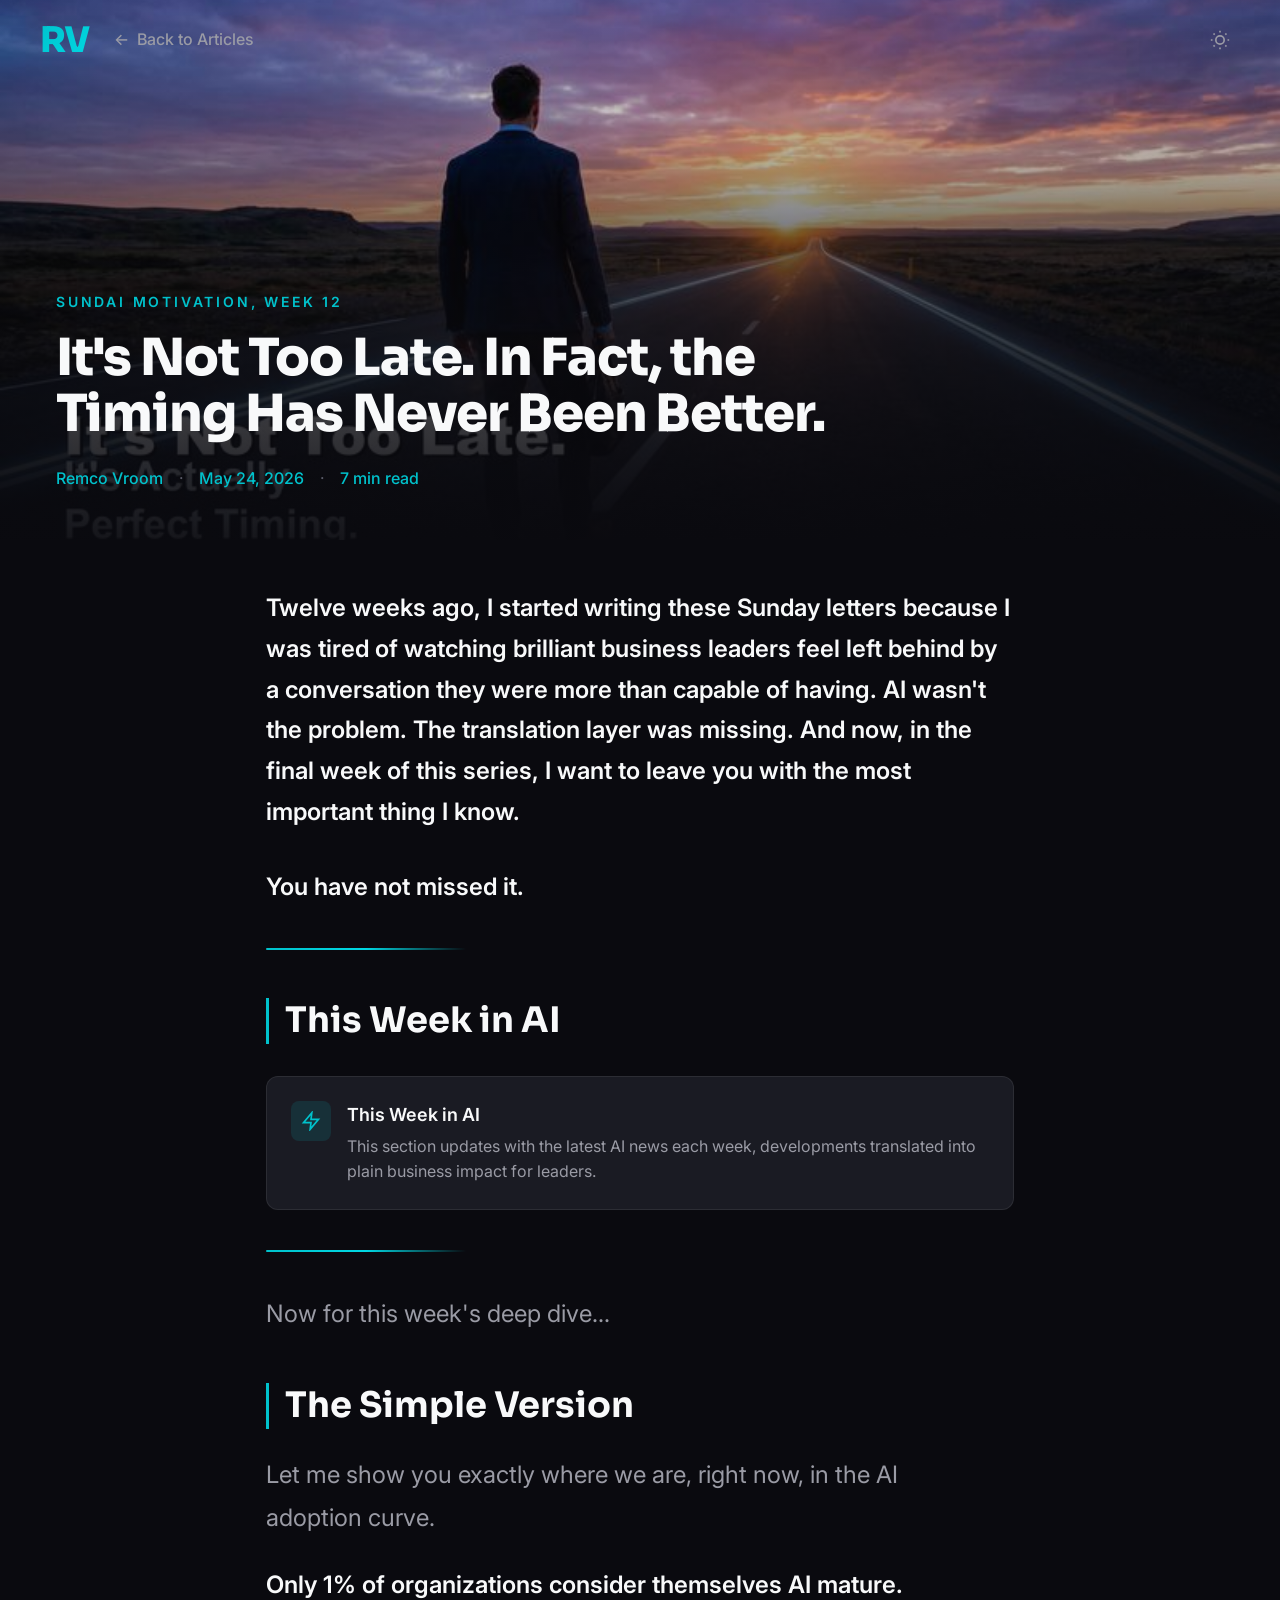
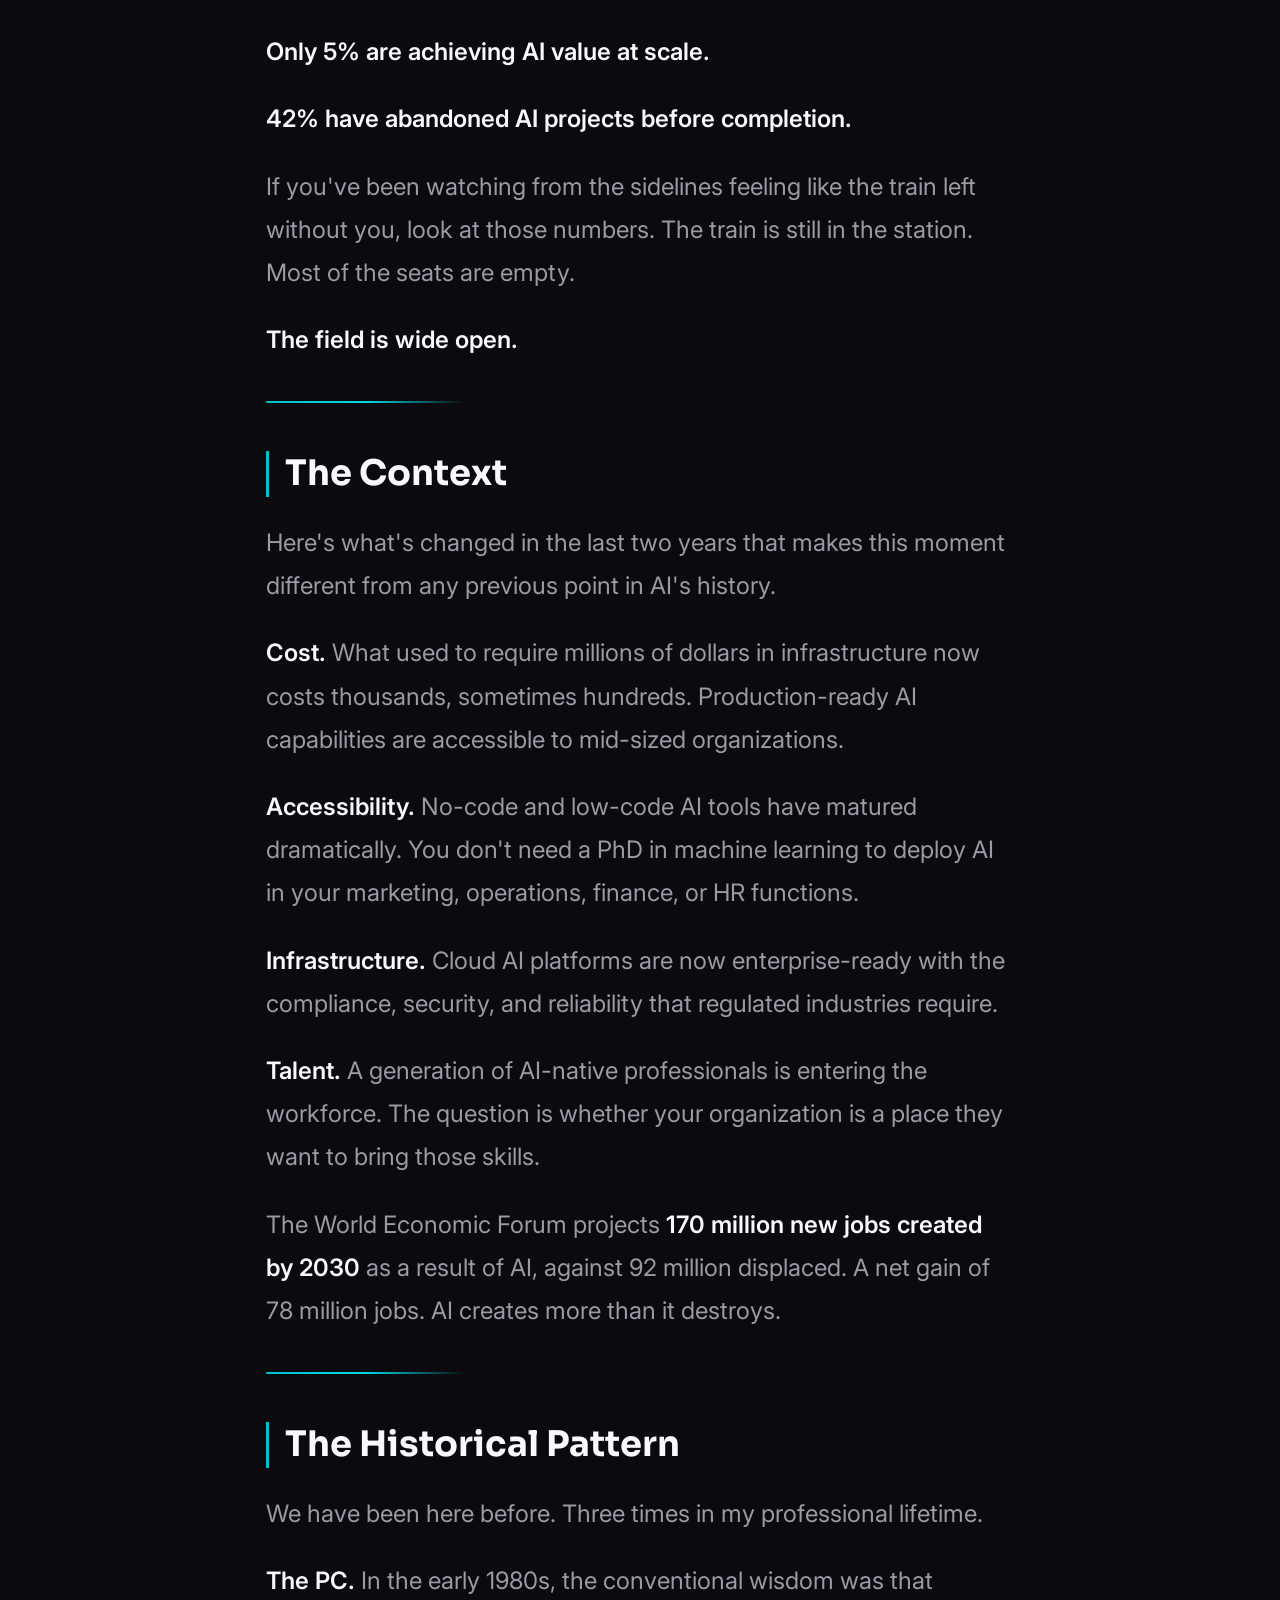
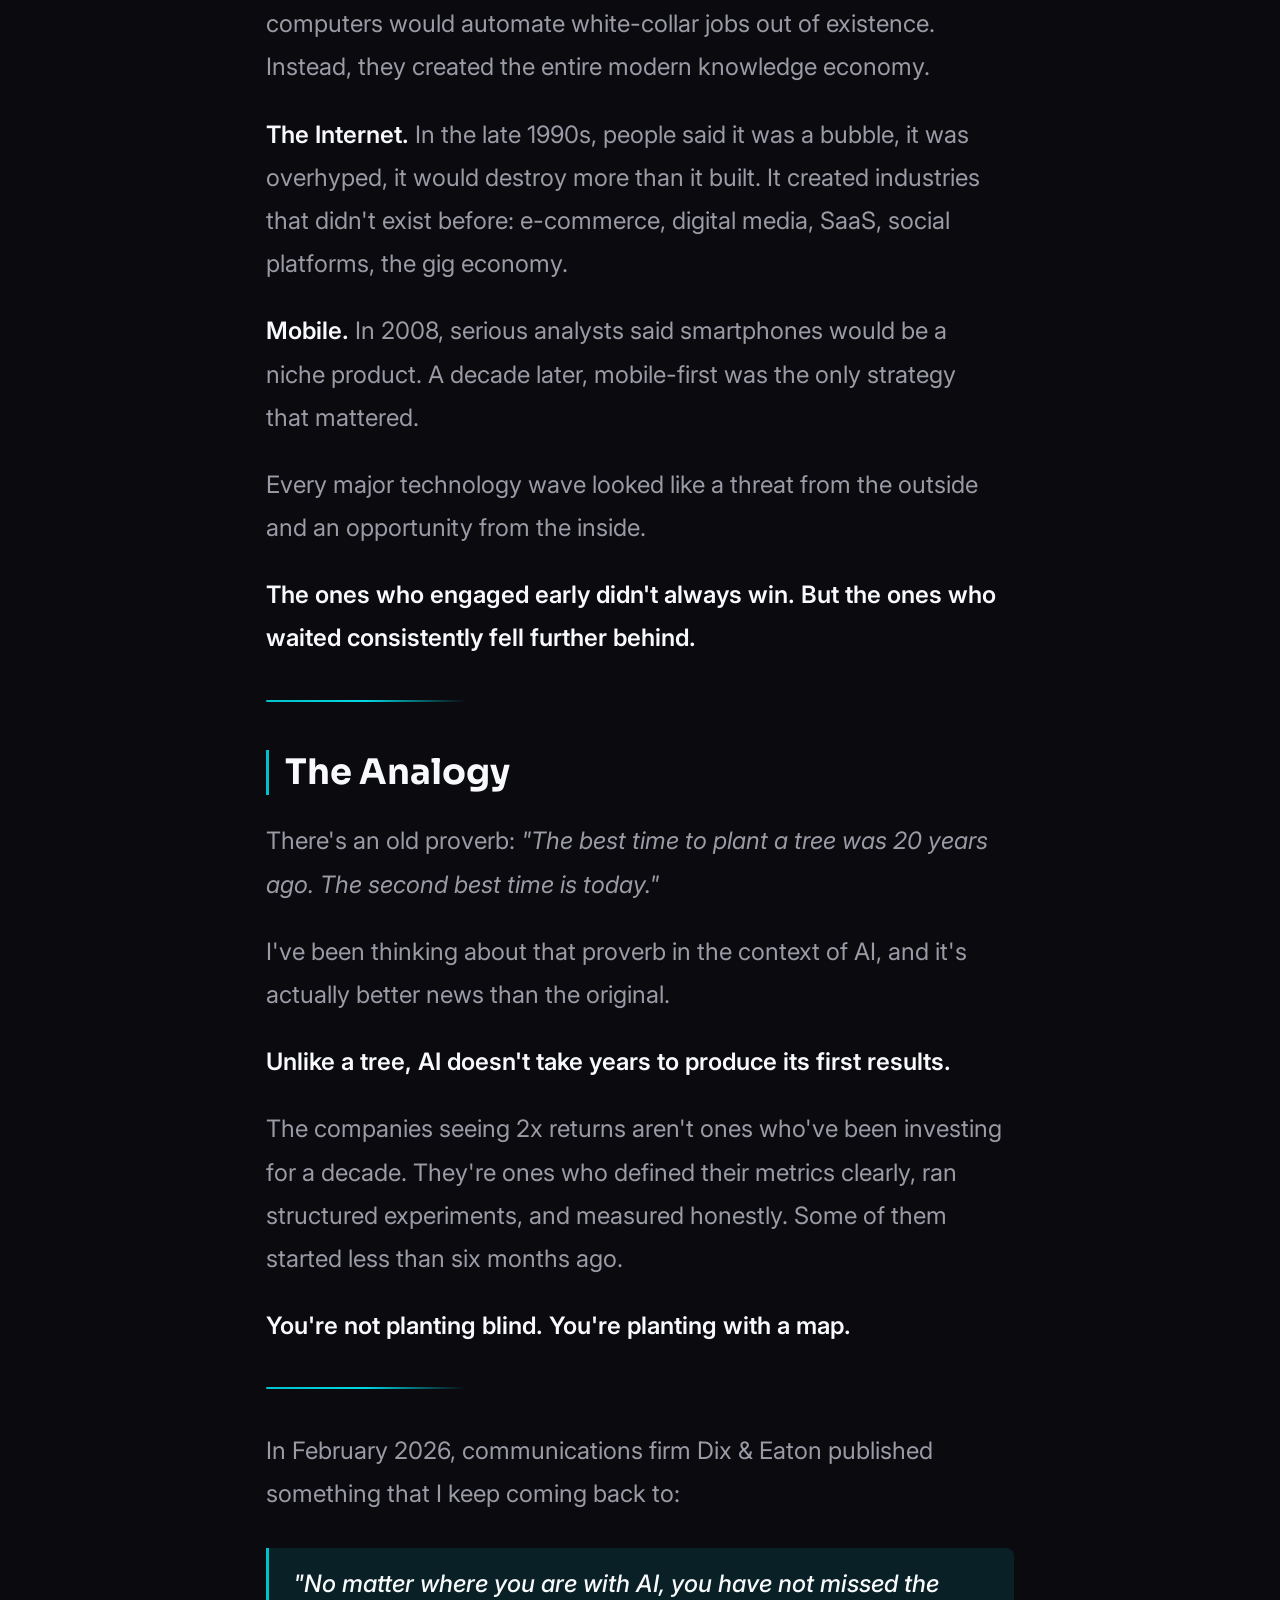
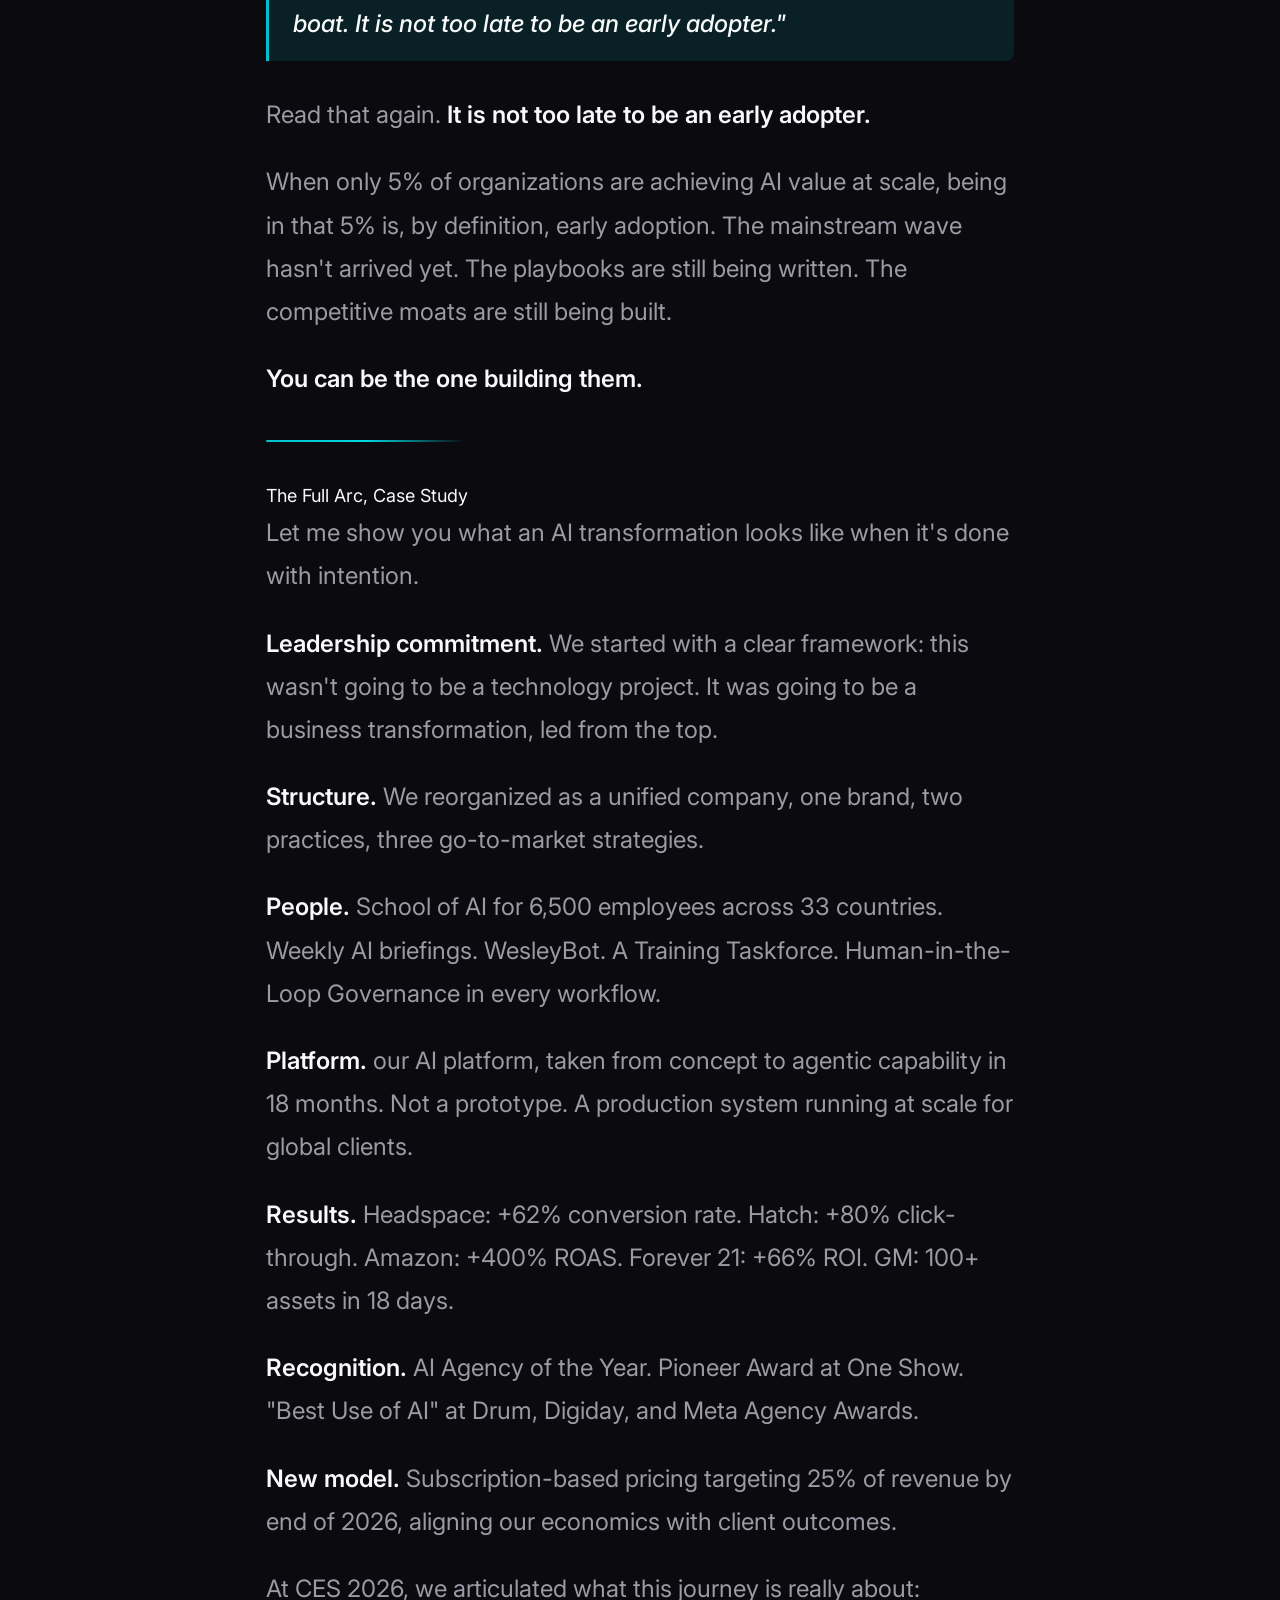
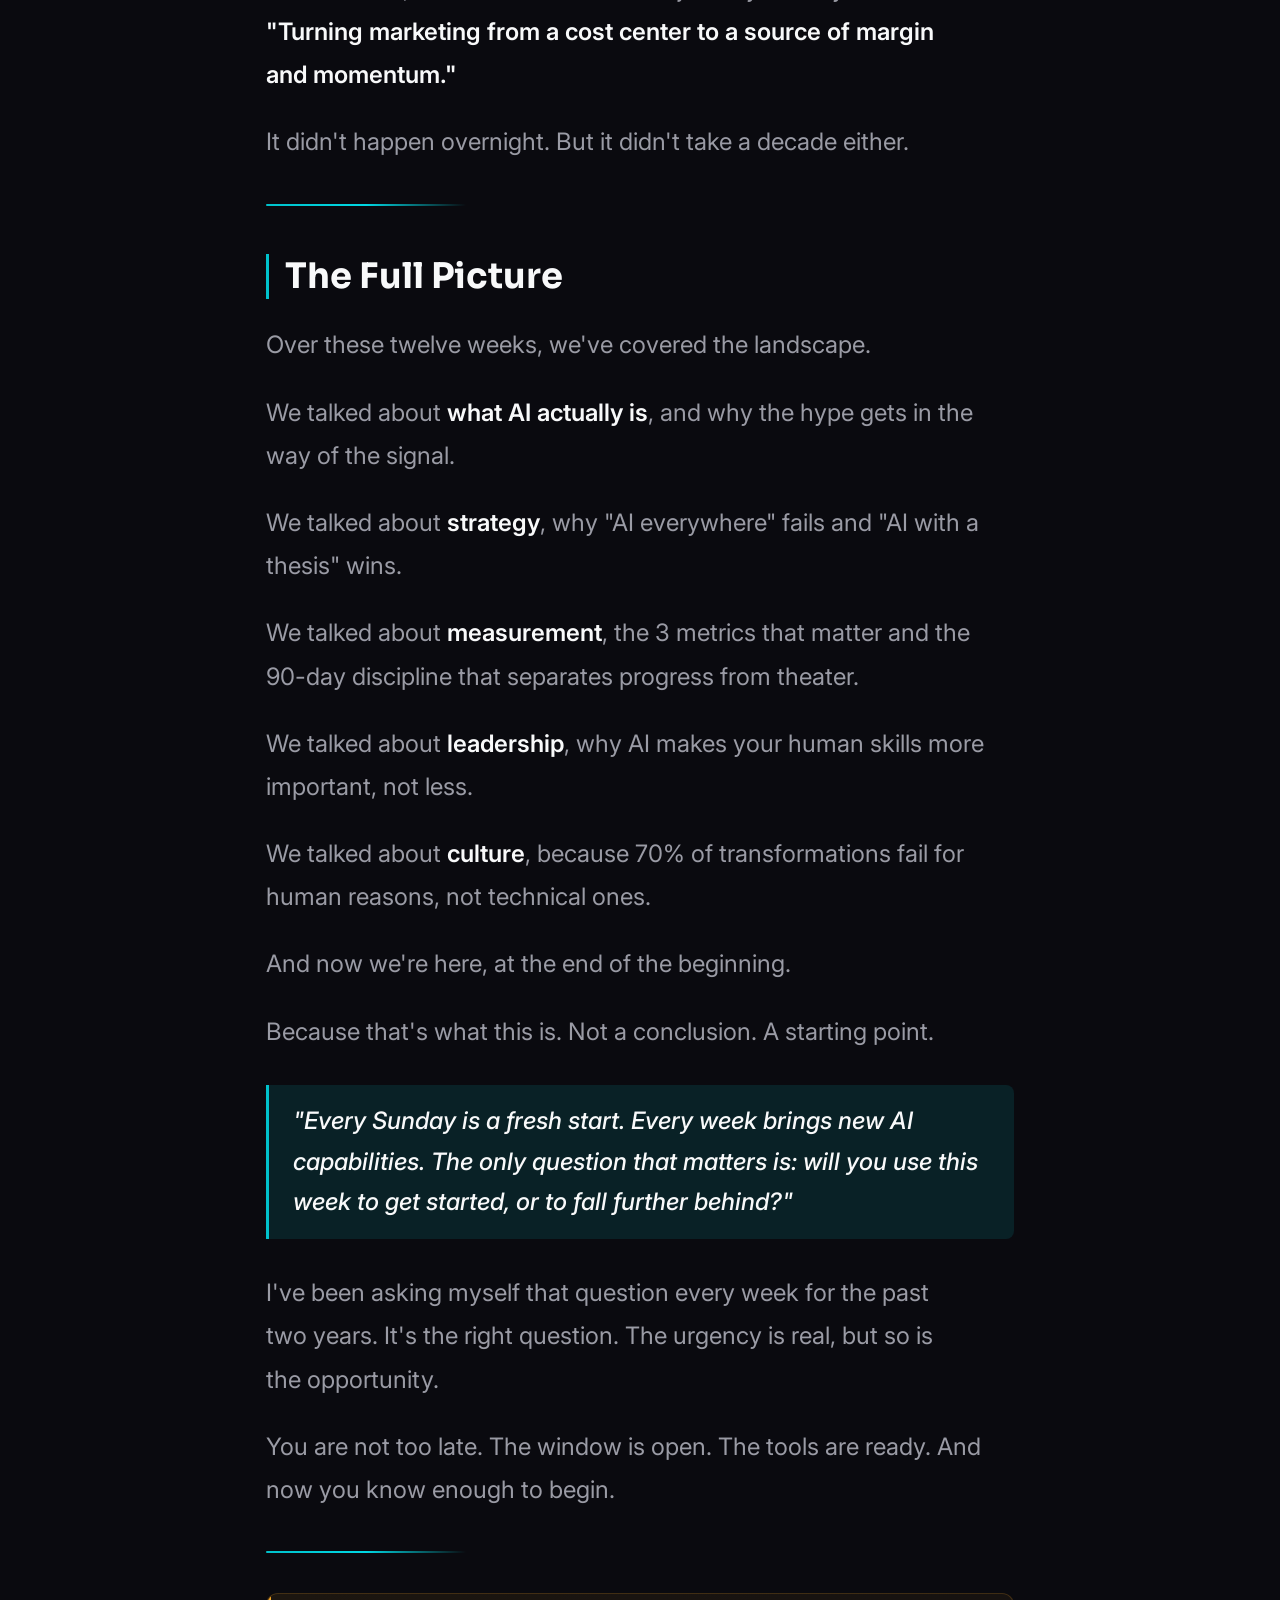
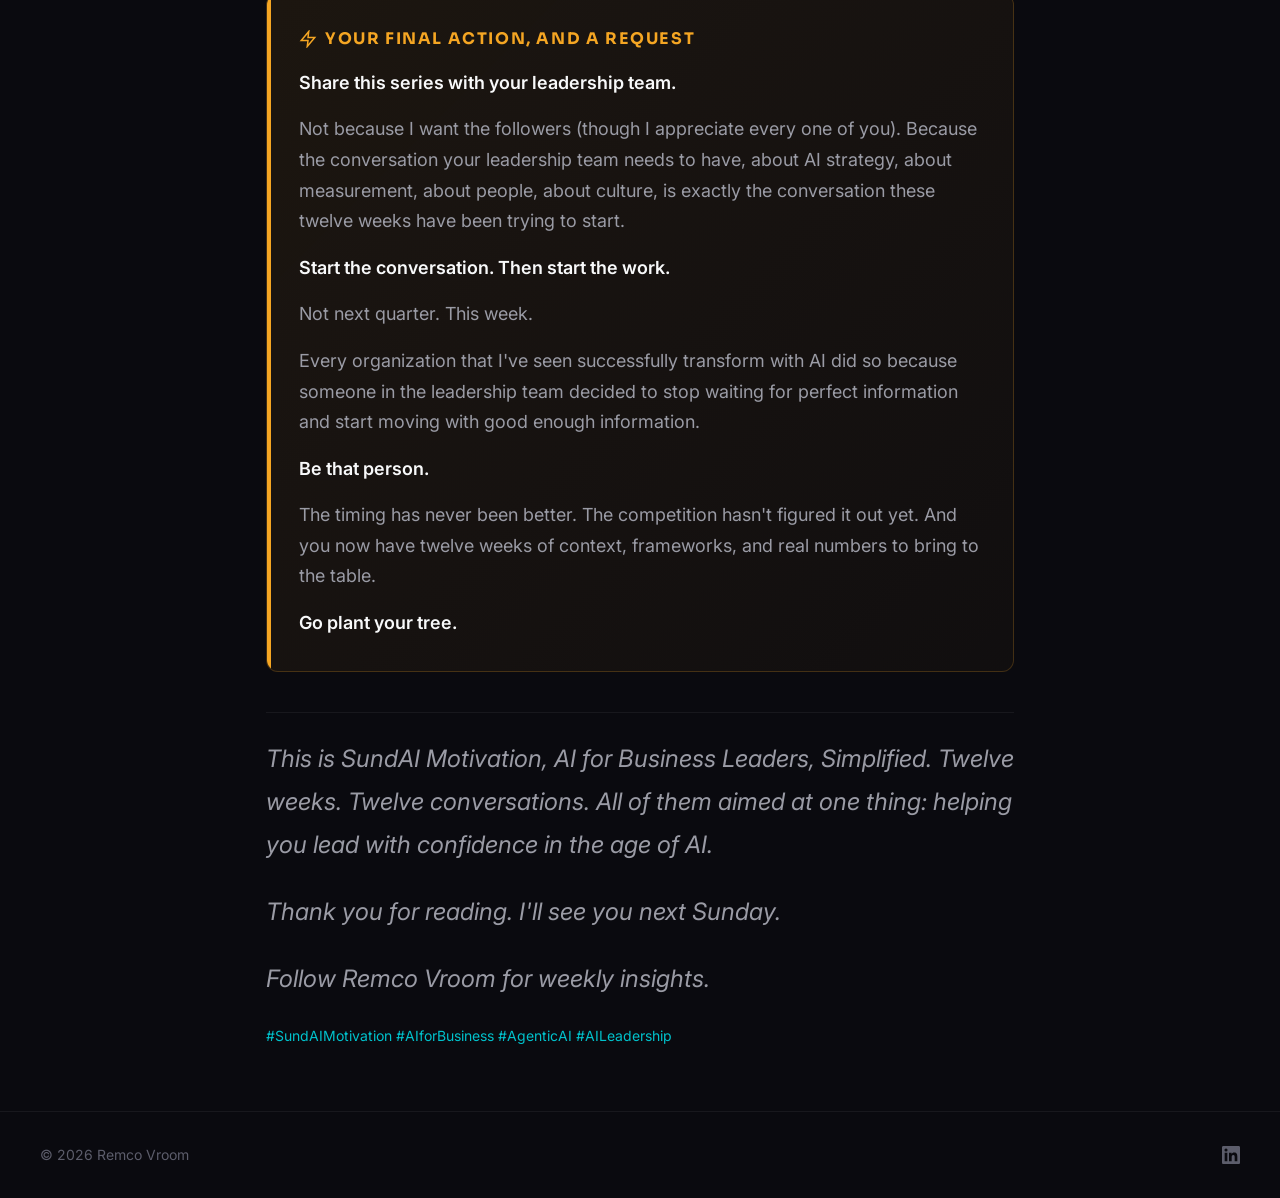
<file: articles/week12-perfect-timing.html>
<!DOCTYPE html>
<html lang="en" data-theme="dark">
<head>
  <meta charset="UTF-8">
  <meta name="viewport" content="width=device-width, initial-scale=1.0">
  <title>It's Not Too Late. In Fact, the Timing Has Never Been Better., Remco Vroom | SundAI Motivation</title>
  <meta name="description" content="Week 12 of SundAI Motivation, AI for Business Leaders, Simplified. By Remco Vroom.">

  <link rel="preconnect" href="https://fonts.googleapis.com">
  <link rel="preconnect" href="https://fonts.gstatic.com" crossorigin>
  <link href="https://fonts.googleapis.com/css2?family=Sora:wght@400;600;700;800&family=Inter:wght@400;500;600&family=JetBrains+Mono:wght@400&display=swap" rel="stylesheet">

  <link rel="stylesheet" href="../base.css">
  <link rel="stylesheet" href="../style.css">
  <link rel="stylesheet" href="../components.css">
  <link rel="stylesheet" href="../article.css">

  <script>document.documentElement.setAttribute('data-theme','dark');</script>
</head>
<body>
  <!-- Reading progress -->
  <div class="reading-progress" id="readingProgress" aria-hidden="true"></div>

  <!-- Navigation -->
  <nav class="article-nav-bar" id="articleNav" role="navigation" aria-label="Article navigation">
    <div class="article-nav-inner">
      <div class="article-nav-left">
        <a href="../index.html" class="nav-logo" aria-label="Remco Vroom home">
          <span class="nav-logo-monogram">RV</span>
        </a>
        <a href="../index.html#articles" class="article-back-link">
          <span aria-hidden="true">←</span>
          <span class="back-text">Back to Articles</span>
        </a>
      </div>
      <div class="nav-actions">
        <button data-theme-toggle aria-label="Switch to light mode" class="theme-btn">
          <svg width="20" height="20" viewBox="0 0 24 24" fill="none" stroke="currentColor" stroke-width="2"><circle cx="12" cy="12" r="5"/><path d="M12 1v2M12 21v2M4.22 4.22l1.42 1.42M18.36 18.36l1.42 1.42M1 12h2M21 12h2M4.22 19.78l1.42-1.42M18.36 5.64l1.42-1.42"/></svg>
        </button>
      </div>
    </div>
  </nav>

  <main>
    <!-- Article Header -->
    <header class="article-header">
      <img src="../assets/headers/week12-perfect-timing.jpg" alt="It's Not Too Late. In Fact, the Timing Has Never Been Better." class="article-header-image">
      <div class="article-header-overlay" aria-hidden="true"></div>
      <div class="article-header-content">
        <span class="article-header-label">SundAI Motivation, Week 12</span>
        <h1 class="article-header-title">It's Not Too Late. In Fact, the Timing Has Never Been Better.</h1>
        <div class="article-meta">
          <span class="article-meta-item">Remco Vroom</span>
          <span class="article-meta-divider" aria-hidden="true">·</span>
          <span class="article-meta-item">May 24, 2026</span>
          <span class="article-meta-divider" aria-hidden="true">·</span>
          <span class="article-meta-item">7 min read</span>
        </div>
      </div>
    </header>

    <!-- Article Body -->
    <div class="article-body">
      <article class="article-content">

        <p class="article-lead">Twelve weeks ago, I started writing these Sunday letters because I was tired of watching brilliant business leaders feel left behind by a conversation they were more than capable of having. AI wasn't the problem. The translation layer was missing. And now, in the final week of this series, I want to leave you with the most important thing I know.</p>

        <p><strong>You have not missed it.</strong></p>

        <hr>

        <h3>This Week in AI</h3>

        <div class="ai-news-placeholder">
          <div class="ai-news-placeholder-icon">
            <svg width="20" height="20" viewBox="0 0 24 24" fill="none" stroke="currentColor" stroke-width="2"><path d="M13 2L3 14h9l-1 8 10-12h-9l1-8z"/></svg>
          </div>
          <div class="ai-news-placeholder-text">
            <strong>This Week in AI</strong>
            This section updates with the latest AI news each week, developments translated into plain business impact for leaders.
          </div>
        </div>

        <hr>

        <p>Now for this week's deep dive...</p>

        <h3>The Simple Version</h3>

        <p>Let me show you exactly where we are, right now, in the AI adoption curve.</p>

        <p><strong>Only 1% of organizations consider themselves AI mature.</strong></p>
        <p><strong>Only 5% are achieving AI value at scale.</strong></p>
        <p><strong>42% have abandoned AI projects before completion.</strong></p>

        <p>If you've been watching from the sidelines feeling like the train left without you, look at those numbers. The train is still in the station. Most of the seats are empty.</p>

        <p><strong>The field is wide open.</strong></p>

        <hr>

        <h3>The Context</h3>

        <p>Here's what's changed in the last two years that makes this moment different from any previous point in AI's history.</p>

        <p><strong>Cost.</strong> What used to require millions of dollars in infrastructure now costs thousands, sometimes hundreds. Production-ready AI capabilities are accessible to mid-sized organizations.</p>

        <p><strong>Accessibility.</strong> No-code and low-code AI tools have matured dramatically. You don't need a PhD in machine learning to deploy AI in your marketing, operations, finance, or HR functions.</p>

        <p><strong>Infrastructure.</strong> Cloud AI platforms are now enterprise-ready with the compliance, security, and reliability that regulated industries require.</p>

        <p><strong>Talent.</strong> A generation of AI-native professionals is entering the workforce. The question is whether your organization is a place they want to bring those skills.</p>

        <p>The World Economic Forum projects <strong>170 million new jobs created by 2030</strong> as a result of AI, against 92 million displaced. A net gain of 78 million jobs. AI creates more than it destroys.</p>

        <hr>

        <h3>The Historical Pattern</h3>

        <p>We have been here before. Three times in my professional lifetime.</p>

        <p><strong>The PC.</strong> In the early 1980s, the conventional wisdom was that computers would automate white-collar jobs out of existence. Instead, they created the entire modern knowledge economy.</p>

        <p><strong>The Internet.</strong> In the late 1990s, people said it was a bubble, it was overhyped, it would destroy more than it built. It created industries that didn't exist before: e-commerce, digital media, SaaS, social platforms, the gig economy.</p>

        <p><strong>Mobile.</strong> In 2008, serious analysts said smartphones would be a niche product. A decade later, mobile-first was the only strategy that mattered.</p>

        <p>Every major technology wave looked like a threat from the outside and an opportunity from the inside.</p>

        <p><strong>The ones who engaged early didn't always win. But the ones who waited consistently fell further behind.</strong></p>

        <hr>

        <h3>The Analogy</h3>

        <p>There's an old proverb: <em>"The best time to plant a tree was 20 years ago. The second best time is today."</em></p>

        <p>I've been thinking about that proverb in the context of AI, and it's actually better news than the original.</p>

        <p><strong>Unlike a tree, AI doesn't take years to produce its first results.</strong></p>

        <p>The companies seeing 2x returns aren't ones who've been investing for a decade. They're ones who defined their metrics clearly, ran structured experiments, and measured honestly. Some of them started less than six months ago.</p>

        <p><strong>You're not planting blind. You're planting with a map.</strong></p>

        <hr>

        <p>In February 2026, communications firm Dix &amp; Eaton published something that I keep coming back to:</p>

        <blockquote>
          <p>"No matter where you are with AI, you have not missed the boat. It is not too late to be an early adopter."</p>
        </blockquote>

        <p>Read that again. <strong>It is not too late to be an early adopter.</strong></p>

        <p>When only 5% of organizations are achieving AI value at scale, being in that 5% is, by definition, early adoption. The mainstream wave hasn't arrived yet. The playbooks are still being written. The competitive moats are still being built.</p>

        <p><strong>You can be the one building them.</strong></p>

        <hr>

        <div class="case-study">
          <span class="case-study-label">The Full Arc, Case Study</span>
          <p>Let me show you what an AI transformation looks like when it's done with intention.</p>
          <p><strong>Leadership commitment.</strong> We started with a clear framework: this wasn't going to be a technology project. It was going to be a business transformation, led from the top.</p>
          <p><strong>Structure.</strong> We reorganized as a unified company, one brand, two practices, three go-to-market strategies.</p>
          <p><strong>People.</strong> School of AI for 6,500 employees across 33 countries. Weekly AI briefings. WesleyBot. A Training Taskforce. Human-in-the-Loop Governance in every workflow.</p>
          <p><strong>Platform.</strong> our AI platform, taken from concept to agentic capability in 18 months. Not a prototype. A production system running at scale for global clients.</p>
          <p><strong>Results.</strong> Headspace: +62% conversion rate. Hatch: +80% click-through. Amazon: +400% ROAS. Forever 21: +66% ROI. GM: 100+ assets in 18 days.</p>
          <p><strong>Recognition.</strong> AI Agency of the Year. Pioneer Award at One Show. "Best Use of AI" at Drum, Digiday, and Meta Agency Awards.</p>
          <p><strong>New model.</strong> Subscription-based pricing targeting 25% of revenue by end of 2026, aligning our economics with client outcomes.</p>
          <p>At CES 2026, we articulated what this journey is really about: <strong>"Turning marketing from a cost center to a source of margin and momentum."</strong></p>
          <p>It didn't happen overnight. But it didn't take a decade either.</p>
        </div>

        <hr>

        <h3>The Full Picture</h3>

        <p>Over these twelve weeks, we've covered the landscape.</p>

        <p>We talked about <strong>what AI actually is</strong>, and why the hype gets in the way of the signal.</p>
        <p>We talked about <strong>strategy</strong>, why "AI everywhere" fails and "AI with a thesis" wins.</p>
        <p>We talked about <strong>measurement</strong>, the 3 metrics that matter and the 90-day discipline that separates progress from theater.</p>
        <p>We talked about <strong>leadership</strong>, why AI makes your human skills more important, not less.</p>
        <p>We talked about <strong>culture</strong>, because 70% of transformations fail for human reasons, not technical ones.</p>

        <p>And now we're here, at the end of the beginning.</p>

        <p>Because that's what this is. Not a conclusion. A starting point.</p>

        <blockquote>
          <p>"Every Sunday is a fresh start. Every week brings new AI capabilities. The only question that matters is: will you use this week to get started, or to fall further behind?"</p>
        </blockquote>

        <p>I've been asking myself that question every week for the past two years. It's the right question. The urgency is real, but so is the opportunity.</p>

        <p>You are not too late. The window is open. The tools are ready. And now you know enough to begin.</p>

        <hr>

        <div class="action-callout">
          <div class="action-callout-label">
            <svg width="18" height="18" viewBox="0 0 24 24" fill="none" stroke="currentColor" stroke-width="2"><path d="M13 2L3 14h9l-1 8 10-12h-9l1-8z"/></svg>
            Your Final Action, And a Request
          </div>
          <p><strong>Share this series with your leadership team.</strong></p>
          <p>Not because I want the followers (though I appreciate every one of you). Because the conversation your leadership team needs to have, about AI strategy, about measurement, about people, about culture, is exactly the conversation these twelve weeks have been trying to start.</p>
          <p><strong>Start the conversation. Then start the work.</strong></p>
          <p>Not next quarter. This week.</p>
          <p>Every organization that I've seen successfully transform with AI did so because someone in the leadership team decided to stop waiting for perfect information and start moving with good enough information.</p>
          <p><strong>Be that person.</strong></p>
          <p>The timing has never been better. The competition hasn't figured it out yet. And you now have twelve weeks of context, frameworks, and real numbers to bring to the table.</p>
          <p><strong>Go plant your tree.</strong></p>
        </div>

        <div class="article-series-footer">
          <p>This is SundAI Motivation, AI for Business Leaders, Simplified. Twelve weeks. Twelve conversations. All of them aimed at one thing: helping you lead with confidence in the age of AI.</p>
          <p>Thank you for reading. I'll see you next Sunday.</p>
          <p>Follow Remco Vroom for weekly insights.</p>
          <span class="hashtags">#SundAIMotivation #AIforBusiness #AgenticAI #AILeadership</span>
        </div>

      </article>
    </div>
  </main>

  <!-- Footer -->
  <footer class="footer">
    <div class="footer-inner">
      <p>&copy; 2026 Remco Vroom</p>
      <div class="footer-links">
        
        <a href="https://www.linkedin.com/in/remcovroom/" target="_blank" rel="noopener noreferrer" aria-label="LinkedIn">
          <svg width="18" height="18" viewBox="0 0 24 24" fill="currentColor"><path d="M20.447 20.452h-3.554v-5.569c0-1.328-.027-3.037-1.852-3.037-1.853 0-2.136 1.445-2.136 2.939v5.667H9.351V9h3.414v1.561h.046c.477-.9 1.637-1.85 3.37-1.85 3.601 0 4.267 2.37 4.267 5.455v6.286zM5.337 7.433a2.062 2.062 0 0 1-2.063-2.065 2.064 2.064 0 1 1 2.063 2.065zm1.782 13.019H3.555V9h3.564v11.452zM22.225 0H1.771C.792 0 0 .774 0 1.729v20.542C0 23.227.792 24 1.771 24h20.451C23.2 24 24 23.227 24 22.271V1.729C24 .774 23.2 0 22.222 0h.003z"/></svg>
        </a>
      </div>
    </div>
  </footer>

  <script>
  (function() {
    'use strict';
    
    // Theme toggle
    const toggle = document.querySelector('[data-theme-toggle]');
    const root = document.documentElement;
    let theme = 'dark';
    
    function updateToggleIcon() {
      if (!toggle) return;
      toggle.innerHTML = theme === 'dark'
        ? '<svg width="20" height="20" viewBox="0 0 24 24" fill="none" stroke="currentColor" stroke-width="2"><circle cx="12" cy="12" r="5"/><path d="M12 1v2M12 21v2M4.22 4.22l1.42 1.42M18.36 18.36l1.42 1.42M1 12h2M21 12h2M4.22 19.78l1.42-1.42M18.36 5.64l1.42-1.42"/></svg>'
        : '<svg width="20" height="20" viewBox="0 0 24 24" fill="none" stroke="currentColor" stroke-width="2"><path d="M21 12.79A9 9 0 1 1 11.21 3 7 7 0 0 0 21 12.79z"/></svg>';
      toggle.setAttribute('aria-label', `Switch to ${theme === 'dark' ? 'light' : 'dark'} mode`);
    }
    
    if (toggle) {
      toggle.addEventListener('click', () => {
        theme = theme === 'dark' ? 'light' : 'dark';
        root.setAttribute('data-theme', theme);
        updateToggleIcon();
        updateNavBg();
      });
    }
    updateToggleIcon();
    
    // Nav scroll effect
    const nav = document.getElementById('articleNav');
    function updateNavBg() {
      if (window.scrollY > 50) {
        nav.classList.add('scrolled');
      } else {
        nav.classList.remove('scrolled');
      }
    }
    window.addEventListener('scroll', updateNavBg, { passive: true });
    updateNavBg();
    
    // Reading progress
    const progressBar = document.getElementById('readingProgress');
    function updateProgress() {
      const scrollTop = window.scrollY;
      const docHeight = document.documentElement.scrollHeight - window.innerHeight;
      const progress = docHeight > 0 ? (scrollTop / docHeight) * 100 : 0;
      progressBar.style.width = progress + '%';
    }
    window.addEventListener('scroll', updateProgress, { passive: true });
    updateProgress();
  })();
  </script>
</body>
</html>
</file>
<file: base.css>
/* base.css, global resets and polish */

*, *::before, *::after {
  box-sizing: border-box;
  margin: 0;
  padding: 0;
}

html {
  -moz-text-size-adjust: none;
  -webkit-text-size-adjust: none;
  text-size-adjust: none;
  -webkit-font-smoothing: antialiased;
  -moz-osx-font-smoothing: grayscale;
  text-rendering: optimizeLegibility;
  scroll-behavior: smooth;
  hanging-punctuation: first last;
  scroll-padding-top: var(--space-16);
}

body {
  min-height: 100dvh;
  line-height: 1.6;
  font-family: var(--font-body, 'Inter', sans-serif);
  font-size: var(--text-base);
  color: var(--color-text);
  background-color: var(--color-bg);
}

img, picture, video, canvas, svg {
  display: block;
  max-width: 100%;
  height: auto;
}

ul[role="list"], ol[role="list"] {
  list-style: none;
}

input, button, textarea, select {
  font: inherit;
  color: inherit;
}

h1, h2, h3, h4, h5, h6 {
  text-wrap: balance;
  line-height: 1.15;
}

p, li, figcaption {
  text-wrap: pretty;
  max-width: 72ch;
}

::selection {
  background: rgba(0, 194, 204, 0.25);
  color: var(--color-text);
}

:focus-visible {
  outline: 2px solid var(--color-primary);
  outline-offset: 3px;
  border-radius: 4px;
}

@media (prefers-reduced-motion: reduce) {
  *, *::before, *::after {
    animation-duration: 0.01ms !important;
    animation-iteration-count: 1 !important;
    transition-duration: 0.01ms !important;
    scroll-behavior: auto !important;
  }
}

button {
  cursor: pointer;
  background: none;
  border: none;
}

table {
  border-collapse: collapse;
  width: 100%;
}

.sr-only {
  position: absolute;
  width: 1px;
  height: 1px;
  padding: 0;
  margin: -1px;
  overflow: hidden;
  clip: rect(0, 0, 0, 0);
  white-space: nowrap;
  border-width: 0;
}
</file>
<file: style.css>
/* ============================================
   REMCO VROOM, Custom Design Tokens
   Dark-mode-first premium personal brand
   ============================================ */

:root {
  /* --- Type Scale (Fluid) --- */
  --text-xs:   clamp(0.75rem, 0.7rem  + 0.25vw, 0.875rem);
  --text-sm:   clamp(0.875rem, 0.8rem  + 0.35vw, 1rem);
  --text-base: clamp(1rem,    0.9rem  + 0.5vw, 1.125rem);
  --text-lg:   clamp(1.125rem, 0.95rem + 0.85vw, 1.5rem);
  --text-xl:   clamp(1.5rem,  1rem    + 1.5vw, 2.25rem);
  --text-2xl:  clamp(2rem,    1.2rem  + 2.5vw, 3.5rem);
  --text-3xl:  clamp(2.5rem,  1rem    + 4vw,   5rem);
  --text-hero: clamp(3rem,    0.5rem  + 7vw,   8rem);

  /* --- 4px Spacing System --- */
  --space-1:  0.25rem;
  --space-2:  0.5rem;
  --space-3:  0.75rem;
  --space-4:  1rem;
  --space-5:  1.25rem;
  --space-6:  1.5rem;
  --space-8:  2rem;
  --space-10: 2.5rem;
  --space-12: 3rem;
  --space-16: 4rem;
  --space-20: 5rem;
  --space-24: 6rem;
  --space-32: 8rem;

  /* --- Fonts --- */
  --font-display: 'Sora', sans-serif;
  --font-body: 'Inter', sans-serif;
  --font-mono: 'JetBrains Mono', monospace;

  /* --- Accent Colors (both modes) --- */
  --color-primary: #00C2CC;
  --color-primary-hover: #00D8E3;
  --color-primary-active: #008B94;
  --color-primary-highlight: rgba(0,194,204,0.12);
  --color-accent-warm: #F5A623;

  /* --- Radius --- */
  --radius-sm: 8px;
  --radius-md: 12px;
  --radius-lg: 16px;
  --radius-full: 9999px;

  /* --- Transitions --- */
  --transition-interactive: 180ms cubic-bezier(0.16, 1, 0.3, 1);
  --ease-golden: cubic-bezier(0.16, 1, 0.3, 1);

  /* --- Content Widths --- */
  --content-narrow: 640px;
  --content-default: 960px;
  --content-wide: 1200px;
  --content-full: 100%;
}

/* ============================================
   LIGHT MODE
   ============================================ */
[data-theme="light"] {
  --color-bg: #F8F9FA;
  --color-surface: #FFFFFF;
  --color-surface-2: #F0F1F3;
  --color-surface-offset: #E8E9ED;
  --color-divider: #D4D5DA;
  --color-border: #C8C9CE;

  --color-text: #1A1B23;
  --color-text-muted: #5C5D6B;
  --color-text-faint: #9A9BA5;

  --shadow-sm: 0 1px 2px rgba(26,27,35,0.06);
  --shadow-md: 0 4px 12px rgba(26,27,35,0.08);
  --shadow-lg: 0 12px 32px rgba(26,27,35,0.12);
}

/* ============================================
   DARK MODE (PRIMARY / DEFAULT)
   ============================================ */
:root, [data-theme="dark"] {
  --color-bg: #0A0A0F;
  --color-surface: #1A1B23;
  --color-surface-2: #22232E;
  --color-surface-offset: #14151C;
  --color-divider: rgba(255,255,255,0.06);
  --color-border: rgba(255,255,255,0.08);

  --color-text: #F8F9FA;
  --color-text-muted: #9A9BA5;
  --color-text-faint: #5C5D6B;

  --shadow-sm: 0 1px 2px rgba(0,0,0,0.2);
  --shadow-md: 0 4px 12px rgba(0,0,0,0.3);
  --shadow-lg: 0 12px 32px rgba(0,0,0,0.4);
}

/* ============================================
   GLASS EFFECTS
   ============================================ */
.glass {
  backdrop-filter: blur(24px);
  -webkit-backdrop-filter: blur(24px);
  background: rgba(255,255,255,0.04);
  border: 1px solid rgba(255,255,255,0.08);
}

[data-theme="light"] .glass {
  background: rgba(255,255,255,0.7);
  border: 1px solid rgba(0,0,0,0.08);
}
</file>
<file: components.css>
/* ============================================
   COMPONENTS, Remco Vroom
   Premium dark-mode-first personal brand site
   ============================================ */

/* ====== NAVIGATION ====== */
.nav {
  position: fixed;
  top: 0;
  left: 0;
  right: 0;
  z-index: 1000;
  padding: var(--space-3) var(--space-4);
  transition: background var(--transition-interactive),
              backdrop-filter var(--transition-interactive);
}

.nav-inner {
  max-width: var(--content-wide);
  margin: 0 auto;
  display: flex;
  align-items: center;
  justify-content: space-between;
  gap: var(--space-4);
}

.nav-logo {
  text-decoration: none;
  color: var(--color-text);
  transition: color var(--transition-interactive);
}

.nav-logo-monogram {
  font-family: var(--font-display);
  font-weight: 800;
  font-size: var(--text-xl);
  letter-spacing: -0.02em;
  background: linear-gradient(135deg, var(--color-primary) 0%, var(--color-primary-hover) 100%);
  -webkit-background-clip: text;
  -webkit-text-fill-color: transparent;
  background-clip: text;
}

.nav-links {
  display: flex;
  gap: var(--space-8);
  list-style: none;
}

.nav-links a {
  font-family: var(--font-body);
  font-size: var(--text-sm);
  font-weight: 500;
  color: var(--color-text-muted);
  text-decoration: none;
  transition: color var(--transition-interactive);
  position: relative;
}

.nav-links a::after {
  content: '';
  position: absolute;
  bottom: -4px;
  left: 0;
  width: 0;
  height: 2px;
  background: var(--color-primary);
  transition: width var(--transition-interactive);
}

.nav-links a:hover {
  color: var(--color-text);
}

.nav-links a:hover::after,
.nav-links a.active::after {
  width: 100%;
}

.nav-links a.active {
  color: var(--color-text);
}

.nav-actions {
  display: flex;
  align-items: center;
  gap: var(--space-3);
}

.theme-btn {
  display: flex;
  align-items: center;
  justify-content: center;
  width: 40px;
  height: 40px;
  border-radius: var(--radius-sm);
  color: var(--color-text-muted);
  transition: color var(--transition-interactive),
              background var(--transition-interactive);
}

.theme-btn:hover {
  color: var(--color-text);
  background: rgba(255,255,255,0.06);
}

[data-theme="light"] .theme-btn:hover {
  background: rgba(0,0,0,0.06);
}

.hamburger {
  display: none;
  flex-direction: column;
  justify-content: center;
  gap: 5px;
  width: 44px;
  height: 44px;
  padding: var(--space-2);
}

.hamburger span {
  display: block;
  width: 24px;
  height: 2px;
  background: var(--color-text);
  transition: transform var(--transition-interactive),
              opacity var(--transition-interactive);
}

.hamburger.active span:nth-child(1) {
  transform: translateY(7px) rotate(45deg);
}

.hamburger.active span:nth-child(2) {
  opacity: 0;
}

.hamburger.active span:nth-child(3) {
  transform: translateY(-7px) rotate(-45deg);
}

/* Mobile menu */
.mobile-menu {
  position: fixed;
  top: 0;
  right: -100%;
  width: 300px;
  height: 100dvh;
  z-index: 999;
  padding: var(--space-24) var(--space-8) var(--space-8);
  transition: right 400ms var(--ease-golden);
  border-radius: 0;
  border-left: 1px solid rgba(255,255,255,0.08);
}

.mobile-menu.open {
  right: 0;
}

.mobile-menu ul {
  list-style: none;
  display: flex;
  flex-direction: column;
  gap: var(--space-6);
}

.mobile-menu a {
  font-family: var(--font-display);
  font-size: var(--text-xl);
  font-weight: 600;
  color: var(--color-text);
  text-decoration: none;
  transition: color var(--transition-interactive);
}

.mobile-menu a:hover {
  color: var(--color-primary);
}

/* Mobile overlay backdrop */
.mobile-overlay {
  position: fixed;
  inset: 0;
  background: rgba(0,0,0,0.5);
  z-index: 998;
  opacity: 0;
  pointer-events: none;
  transition: opacity 300ms var(--ease-golden);
}

.mobile-overlay.active {
  opacity: 1;
  pointer-events: auto;
}

/* ====== HERO ====== */
.hero {
  position: relative;
  min-height: 100dvh;
  display: flex;
  align-items: center;
  overflow: hidden;
  overflow-x: clip;
}

.hero-bg {
  position: absolute;
  inset: 0;
  background: linear-gradient(135deg, #0A0A0F 0%, #0D1B2A 40%, #001A20 100%);
  z-index: 0;
}

[data-theme="light"] .hero-bg {
  background: linear-gradient(135deg, #F8F9FA 0%, #E8EFF8 40%, #E0F0F0 100%);
}

.hero-particles {
  position: absolute;
  inset: 0;
  background-image: radial-gradient(1px 1px at 20px 30px, rgba(0,194,204,0.15), transparent),
                     radial-gradient(1px 1px at 40px 70px, rgba(0,194,204,0.1), transparent),
                     radial-gradient(1px 1px at 50px 160px, rgba(0,194,204,0.12), transparent),
                     radial-gradient(1px 1px at 90px 40px, rgba(0,194,204,0.08), transparent),
                     radial-gradient(1px 1px at 130px 80px, rgba(245,166,35,0.06), transparent),
                     radial-gradient(1px 1px at 160px 120px, rgba(0,194,204,0.1), transparent);
  background-size: 200px 200px;
  animation: particleDrift 20s linear infinite;
}

@keyframes particleDrift {
  0% { transform: translate(0, 0); }
  100% { transform: translate(-200px, -200px); }
}

.hero-content {
  position: relative;
  z-index: 1;
  max-width: var(--content-wide);
  margin: 0 auto;
  padding: var(--space-16) var(--space-4) 0;
  display: grid;
  grid-template-columns: 1.1fr 0.9fr;
  gap: var(--space-4);
  align-items: center;
  width: 100%;
  min-height: 100dvh;
}

.hero-text {
  display: flex;
  flex-direction: column;
  gap: var(--space-4);
}

.hero-label {
  font-family: var(--font-body);
  font-size: var(--text-xs);
  font-weight: 600;
  text-transform: uppercase;
  letter-spacing: 0.2em;
  color: var(--color-primary);
}

.hero-headline {
  font-family: var(--font-display);
  font-size: var(--text-hero);
  font-weight: 800;
  line-height: 1.0;
  letter-spacing: -0.03em;
  color: var(--color-text);
}

.hero-subline {
  font-family: var(--font-body);
  font-size: var(--text-lg);
  color: var(--color-text-muted);
  max-width: 50ch;
  line-height: 1.6;
}

.hero-buttons {
  display: flex;
  gap: var(--space-4);
  margin-top: var(--space-4);
  flex-wrap: wrap;
}

.hero-image-wrap {
  position: relative;
  display: flex;
  justify-content: center;
  align-items: center;
  overflow: hidden;
}

.hero-glow {
  position: absolute;
  bottom: 10%;
  left: 50%;
  transform: translateX(-50%);
  width: 70%;
  height: 70%;
  background: radial-gradient(ellipse, rgba(0,194,204,0.15) 0%, transparent 70%);
  filter: blur(40px);
  pointer-events: none;
}

[data-theme="light"] .hero-glow {
  background: radial-gradient(ellipse, rgba(0,194,204,0.1) 0%, transparent 70%);
}

.hero-image {
  width: auto;
  max-width: 100%;
  max-height: 70vh;
  height: auto;
  object-fit: contain;
  position: relative;
  z-index: 1;
  filter: drop-shadow(0 0 60px rgba(0,194,204,0.2));
  border-radius: var(--radius-md);
}

/* ====== BUTTONS ====== */
.btn {
  display: inline-flex;
  align-items: center;
  gap: var(--space-2);
  padding: var(--space-3) var(--space-6);
  border-radius: var(--radius-sm);
  font-family: var(--font-body);
  font-weight: 600;
  font-size: var(--text-sm);
  text-decoration: none;
  cursor: pointer;
  transition: all var(--transition-interactive);
  border: none;
  white-space: nowrap;
}

.btn-primary {
  background: linear-gradient(135deg, #00C2CC 0%, #009BA3 100%);
  color: #0A0A0F;
  box-shadow: 0 4px 16px rgba(0,194,204,0.15);
}

.btn-primary:hover {
  box-shadow: 0 8px 32px rgba(0,194,204,0.25);
  transform: translateY(-1px);
}

.btn-primary:active {
  transform: translateY(0);
  box-shadow: 0 2px 8px rgba(0,194,204,0.15);
}

.btn-ghost {
  background: transparent;
  color: var(--color-text);
  border: 1px solid var(--color-border);
}

.btn-ghost:hover {
  border-color: var(--color-primary);
  color: var(--color-primary);
  box-shadow: 0 4px 16px rgba(0,194,204,0.08);
}

.btn-ghost:active {
  transform: translateY(0);
}

.btn-lg {
  padding: var(--space-4) var(--space-8);
  font-size: var(--text-base);
}

/* ====== ABOUT ====== */
.about {
  padding: clamp(var(--space-12), 8vw, var(--space-32)) var(--space-4);
  background: var(--color-surface-offset);
}

.about-container {
  max-width: var(--content-wide);
  margin: 0 auto;
}

.about-glass {
  border-radius: var(--radius-lg);
  padding: clamp(var(--space-6), 4vw, var(--space-12));
}

.about-inner {
  display: grid;
  grid-template-columns: 1fr 1fr;
  gap: var(--space-10);
  align-items: center;
}

.about-name {
  font-family: var(--font-display);
  font-size: var(--text-2xl);
  font-weight: 700;
  margin-bottom: var(--space-2);
}

.about-title {
  font-family: var(--font-body);
  font-size: var(--text-sm);
  font-weight: 600;
  color: var(--color-primary);
  margin-bottom: var(--space-6);
}

.about-bio {
  font-family: var(--font-body);
  font-size: var(--text-base);
  color: var(--color-text-muted);
  line-height: 1.7;
  margin-bottom: var(--space-8);
  max-width: 60ch;
}

.about-stats {
  display: grid;
  grid-template-columns: repeat(4, 1fr);
  gap: var(--space-4);
}

.stat {
  text-align: center;
  padding: var(--space-4) var(--space-2);
  background: rgba(255,255,255,0.03);
  border-radius: var(--radius-sm);
  border: 1px solid var(--color-divider);
}

[data-theme="light"] .stat {
  background: rgba(0,0,0,0.03);
}

.stat-number {
  font-family: var(--font-display);
  font-size: var(--text-xl);
  font-weight: 700;
  color: var(--color-primary);
  display: block;
  margin-bottom: var(--space-1);
}

.stat-label {
  font-family: var(--font-body);
  font-size: var(--text-xs);
  color: var(--color-text-muted);
  display: block;
}

.about-image-wrap {
  display: flex;
  justify-content: center;
  align-items: center;
  border-radius: var(--radius-md);
  overflow: hidden;
  aspect-ratio: 16/9;
}

.about-image {
  width: 100%;
  height: 100%;
  object-fit: cover;
  object-position: center;
  border-radius: var(--radius-md);
}

/* ====== ARTICLES ====== */
.articles {
  padding: clamp(var(--space-12), 8vw, var(--space-32)) var(--space-4);
  background: var(--color-bg);
}

.articles-container {
  max-width: var(--content-wide);
  margin: 0 auto;
}

.articles-header {
  margin-bottom: var(--space-12);
}

.section-accent-line {
  width: 60px;
  height: 3px;
  background: linear-gradient(90deg, var(--color-primary), var(--color-primary-hover));
  border-radius: 2px;
  margin-bottom: var(--space-4);
}

.articles-title {
  font-family: var(--font-display);
  font-size: var(--text-2xl);
  font-weight: 700;
  margin-bottom: var(--space-2);
}

.articles-subtitle {
  font-family: var(--font-body);
  font-size: var(--text-lg);
  color: var(--color-text-muted);
}

.articles-grid {
  display: grid;
  grid-template-columns: repeat(auto-fill, minmax(min(340px, 100%), 1fr));
  gap: var(--space-6);
}

.article-card {
  background: var(--color-surface);
  border: 1px solid var(--color-border);
  border-radius: var(--radius-md);
  overflow: hidden;
  transition: border-color var(--transition-interactive),
              box-shadow var(--transition-interactive),
              transform var(--transition-interactive);
  text-decoration: none;
  color: inherit;
  display: block;
}

.article-card:hover {
  border-color: rgba(0,194,204,0.3);
  box-shadow: 0 8px 32px rgba(0,194,204,0.08);
  transform: translateY(-2px);
}

.article-card:active {
  transform: translateY(0);
}

.article-card-image {
  width: 100%;
  aspect-ratio: 16/9;
  object-fit: cover;
  display: block;
}

.article-card-body {
  padding: var(--space-5);
}

.article-card-title {
  font-family: var(--font-display);
  font-size: var(--text-base);
  font-weight: 600;
  line-height: 1.35;
  margin-bottom: var(--space-3);
  color: var(--color-text);
}

.article-card-meta {
  font-family: var(--font-body);
  font-size: var(--text-xs);
  color: var(--color-text-faint);
  display: flex;
  gap: var(--space-3);
}

/* ====== AI LANDSCAPE ====== */
.landscape {
  padding: clamp(var(--space-12), 8vw, var(--space-32)) var(--space-4);
  background: var(--color-surface-offset);
  position: relative;
  overflow: hidden;
}

.landscape::before {
  content: '';
  position: absolute;
  top: 0;
  right: -20%;
  width: 50%;
  height: 50%;
  background: radial-gradient(ellipse, rgba(0,194,204,0.04) 0%, transparent 70%);
  pointer-events: none;
}

.landscape-container {
  max-width: var(--content-wide);
  margin: 0 auto;
  position: relative;
  z-index: 1;
}

.landscape-header {
  margin-bottom: var(--space-12);
}

.landscape-title {
  font-family: var(--font-display);
  font-size: var(--text-2xl);
  font-weight: 700;
}

.landscape-stats {
  display: grid;
  grid-template-columns: repeat(2, 1fr);
  gap: var(--space-8);
}

.landscape-stat {
  padding: var(--space-8);
  background: var(--color-surface);
  border: 1px solid var(--color-border);
  border-radius: var(--radius-md);
  transition: border-color var(--transition-interactive),
              box-shadow var(--transition-interactive);
}

.landscape-stat:hover {
  border-color: rgba(0,194,204,0.2);
  box-shadow: 0 8px 32px rgba(0,194,204,0.06);
}

.landscape-number {
  font-family: var(--font-display);
  font-size: var(--text-3xl);
  font-weight: 800;
  color: var(--color-primary);
  display: block;
  line-height: 1;
  font-variant-numeric: tabular-nums lining-nums;
}

.landscape-suffix {
  font-family: var(--font-display);
  font-size: var(--text-lg);
  font-weight: 600;
  color: var(--color-text);
  display: block;
  margin-top: var(--space-2);
  margin-bottom: var(--space-4);
}

.landscape-context {
  font-family: var(--font-body);
  font-size: var(--text-sm);
  color: var(--color-text-muted);
  line-height: 1.6;
  max-width: 50ch;
}

/* ====== SPEAKING & CONTACT ====== */
.speaking {
  padding: clamp(var(--space-12), 8vw, var(--space-32)) var(--space-4);
  background: linear-gradient(135deg, #0A0A0F 0%, #0D1B2A 50%, #001A20 100%);
  text-align: center;
}

[data-theme="light"] .speaking {
  background: linear-gradient(135deg, #F8F9FA 0%, #E8EFF8 50%, #E0F0F0 100%);
}

.speaking-container {
  max-width: var(--content-default);
  margin: 0 auto;
}

.speaking-title {
  font-family: var(--font-display);
  font-size: var(--text-2xl);
  font-weight: 700;
  margin-bottom: var(--space-4);
}

.speaking-subtitle {
  font-family: var(--font-body);
  font-size: var(--text-lg);
  color: var(--color-text-muted);
  margin-bottom: var(--space-10);
  max-width: 55ch;
  margin-left: auto;
  margin-right: auto;
}

.speaking-topics {
  display: flex;
  flex-wrap: wrap;
  gap: var(--space-3);
  justify-content: center;
  margin-bottom: var(--space-10);
}

.topic-pill {
  font-family: var(--font-body);
  font-size: var(--text-sm);
  font-weight: 500;
  padding: var(--space-2) var(--space-5);
  border-radius: var(--radius-full);
  background: var(--color-primary-highlight);
  color: var(--color-primary);
  border: 1px solid rgba(0,194,204,0.2);
}

.speaking-contact {
  display: flex;
  align-items: center;
  justify-content: center;
  gap: var(--space-6);
}

/* ====== SIGNUP FORM ====== */
.signup-form {
  max-width: 480px;
  margin: 0 auto;
  display: flex;
  flex-direction: column;
  gap: var(--space-4);
}

.form-group input {
  width: 100%;
  padding: var(--space-3) var(--space-4);
  background: rgba(255, 255, 255, 0.05);
  border: 1px solid rgba(255, 255, 255, 0.1);
  border-radius: var(--radius-sm);
  color: var(--color-text);
  font-family: var(--font-body);
  font-size: var(--text-base);
  transition: border-color var(--transition-interactive),
              background var(--transition-interactive);
}

.form-group input::placeholder {
  color: var(--color-text-muted);
}

.form-group input:focus {
  outline: none;
  border-color: var(--color-primary);
  background: rgba(255, 255, 255, 0.08);
}

.form-checkbox {
  display: flex;
  align-items: flex-start;
  gap: var(--space-3);
  text-align: left;
}

.form-checkbox input[type="checkbox"] {
  width: 20px;
  height: 20px;
  margin-top: 2px;
  accent-color: var(--color-primary);
  cursor: pointer;
}

.form-checkbox label {
  font-size: var(--text-sm);
  color: var(--color-text-muted);
  line-height: 1.5;
  cursor: pointer;
}

.signup-form .btn-primary {
  width: 100%;
  justify-content: center;
}

/* Light mode form styles */
[data-theme="light"] .form-group input {
  background: rgba(0, 0, 0, 0.03);
  border-color: rgba(0, 0, 0, 0.1);
  color: var(--color-text);
}

[data-theme="light"] .form-group input:focus {
  background: rgba(0, 0, 0, 0.05);
  border-color: var(--color-primary);
}

.social-link {
  display: flex;
  align-items: center;
  justify-content: center;
  width: 48px;
  height: 48px;
  border-radius: var(--radius-sm);
  color: var(--color-text-muted);
  border: 1px solid var(--color-border);
  transition: all var(--transition-interactive);
}

.social-link:hover {
  color: var(--color-primary);
  border-color: var(--color-primary);
  box-shadow: 0 4px 16px rgba(0,194,204,0.15);
}

/* ====== FOOTER ====== */
.footer {
  padding: var(--space-8) var(--space-4);
  border-top: 1px solid var(--color-divider);
  background: var(--color-bg);
}

.footer-inner {
  max-width: var(--content-wide);
  margin: 0 auto;
  display: flex;
  justify-content: space-between;
  align-items: center;
}

.footer p {
  font-family: var(--font-body);
  font-size: var(--text-xs);
  color: var(--color-text-faint);
}

.footer-links {
  display: flex;
  align-items: center;
  gap: var(--space-4);
}

.footer-links a {
  font-family: var(--font-body);
  font-size: var(--text-xs);
  color: var(--color-text-faint);
  text-decoration: none;
  transition: color var(--transition-interactive);
}

.footer-links a:hover {
  color: var(--color-primary);
}

.footer-links svg {
  display: block;
}

/* ====== SCROLL REVEAL ANIMATIONS ====== */
.fade-in {
  opacity: 1;
}

@supports (animation-timeline: scroll()) {
  .fade-in {
    opacity: 0;
    animation: revealFade linear both;
    animation-timeline: view();
    animation-range: entry 0% entry 35%;
  }
}

@keyframes revealFade {
  to { opacity: 1; }
}

/* ====== RESPONSIVE ====== */
@media (max-width: 1024px) {
  .hero-content {
    grid-template-columns: 1fr;
    text-align: center;
    padding-top: var(--space-24);
    align-items: center;
    min-height: auto;
  }

  .hero-text {
    align-items: center;
    order: 1;
    padding-bottom: var(--space-8);
  }

  .hero-subline {
    max-width: 45ch;
    margin: 0 auto;
  }

  .hero-buttons {
    justify-content: center;
  }

  .hero-image-wrap {
    order: 2;
    max-width: 500px;
    margin: 0 auto;
  }

  .hero-image {
    max-width: 100%;
  }

  .about-inner {
    grid-template-columns: 1fr;
    text-align: center;
  }

  .about-bio {
    margin-left: auto;
    margin-right: auto;
  }

  .about-stats {
    grid-template-columns: repeat(2, 1fr);
  }

  .landscape-stats {
    grid-template-columns: 1fr;
  }
}

@media (max-width: 768px) {
  .nav-links {
    display: none;
  }

  .hamburger {
    display: flex;
  }

  .hero-content {
    padding-top: var(--space-20);
    gap: var(--space-4);
  }

  .hero-headline {
    font-size: clamp(2.5rem, 10vw, 5rem);
  }

  .about-stats {
    grid-template-columns: repeat(2, 1fr);
    gap: var(--space-3);
  }

  .stat {
    padding: var(--space-3) var(--space-2);
  }

  .stat-number {
    font-size: var(--text-lg);
  }

  .footer-inner {
    flex-direction: column;
    gap: var(--space-4);
    text-align: center;
  }
}

@media (max-width: 480px) {
  .hero-image-wrap {
    max-width: 100%;
  }

  .hero-image {
    max-width: 100%;
  }

  .speaking-topics {
    flex-direction: column;
    align-items: center;
  }

  .speaking-contact {
    flex-direction: column;
  }
}

/* ====== TAP STATES FOR TOUCH ====== */
@media (hover: none) {
  .btn:active {
    transform: scale(0.98);
  }

  .article-card:active {
    transform: scale(0.99);
  }

  .nav-links a::after {
    display: none;
  }
}
</file>
<file: article.css>
/* ============================================
   ARTICLE PAGE STYLES, Remco Vroom
   Premium editorial reading experience
   ============================================ */

/* ====== ARTICLE NAV ====== */
.article-nav-bar {
  position: fixed;
  top: 0;
  left: 0;
  right: 0;
  z-index: 1000;
  padding: var(--space-3) var(--space-4);
  transition: background var(--transition-interactive),
              backdrop-filter var(--transition-interactive);
}

.article-nav-bar.scrolled {
  background: rgba(10, 10, 15, 0.85);
  backdrop-filter: blur(24px);
  -webkit-backdrop-filter: blur(24px);
}

[data-theme="light"] .article-nav-bar.scrolled {
  background: rgba(248, 249, 250, 0.85);
}

.article-nav-inner {
  max-width: var(--content-wide);
  margin: 0 auto;
  display: flex;
  align-items: center;
  justify-content: space-between;
  gap: var(--space-4);
}

.article-nav-left {
  display: flex;
  align-items: center;
  gap: var(--space-6);
}

.article-back-link {
  font-family: var(--font-body);
  font-size: var(--text-sm);
  font-weight: 500;
  color: var(--color-text-muted);
  text-decoration: none;
  transition: color var(--transition-interactive);
  display: flex;
  align-items: center;
  gap: var(--space-2);
}

.article-back-link:hover {
  color: var(--color-primary);
}

/* ====== ARTICLE HERO / HEADER ====== */
.article-header {
  position: relative;
  width: 100%;
  min-height: 60vh;
  display: flex;
  align-items: flex-end;
  overflow: hidden;
}

.article-header-image {
  position: absolute;
  inset: 0;
  width: 100%;
  height: 100%;
  object-fit: cover;
  object-position: center;
}

.article-header-overlay {
  position: absolute;
  inset: 0;
  background: linear-gradient(
    to top,
    rgba(10, 10, 15, 0.95) 0%,
    rgba(10, 10, 15, 0.7) 40%,
    rgba(10, 10, 15, 0.3) 70%,
    rgba(10, 10, 15, 0.1) 100%
  );
}

[data-theme="light"] .article-header-overlay {
  background: linear-gradient(
    to top,
    rgba(248, 249, 250, 0.97) 0%,
    rgba(248, 249, 250, 0.75) 40%,
    rgba(248, 249, 250, 0.35) 70%,
    rgba(248, 249, 250, 0.1) 100%
  );
}

.article-header-content {
  position: relative;
  z-index: 1;
  max-width: var(--content-wide);
  margin: 0 auto;
  padding: var(--space-16) var(--space-4) var(--space-12);
  width: 100%;
}

.article-header-label {
  font-family: var(--font-body);
  font-size: var(--text-xs);
  font-weight: 600;
  text-transform: uppercase;
  letter-spacing: 0.2em;
  color: var(--color-primary);
  margin-bottom: var(--space-4);
  display: block;
}

.article-header-title {
  font-family: var(--font-display);
  font-size: var(--text-2xl);
  font-weight: 800;
  line-height: 1.1;
  letter-spacing: -0.02em;
  color: var(--color-text);
  max-width: 20ch;
  margin-bottom: var(--space-6);
}

/* ====== ARTICLE META ====== */
.article-meta {
  display: flex;
  align-items: center;
  gap: var(--space-4);
  flex-wrap: wrap;
  font-family: var(--font-body);
  font-size: var(--text-sm);
}

.article-meta-item {
  color: var(--color-primary);
  font-weight: 500;
}

.article-meta-divider {
  color: var(--color-text-faint);
  user-select: none;
}

/* ====== ARTICLE CONTENT ====== */
.article-body {
  padding: var(--space-12) var(--space-4) var(--space-16);
  background: var(--color-bg);
}

.article-content {
  max-width: 68ch;
  margin: 0 auto;
}

/* Paragraphs */
.article-content p {
  font-family: var(--font-body);
  font-size: var(--text-lg);
  line-height: 1.8;
  color: var(--color-text-muted);
  margin-bottom: var(--space-6);
  max-width: 68ch;
}

/* Lead paragraph */
.article-content .article-lead {
  font-size: var(--text-lg);
  font-weight: 600;
  color: var(--color-text);
  line-height: 1.7;
  margin-bottom: var(--space-8);
}

/* Bold text */
.article-content strong {
  color: var(--color-text);
  font-weight: 600;
}

/* Section headings (h3) */
.article-content h3 {
  font-family: var(--font-display);
  font-size: var(--text-xl);
  font-weight: 700;
  color: var(--color-text);
  margin-top: var(--space-12);
  margin-bottom: var(--space-6);
  padding-left: var(--space-4);
  border-left: 3px solid var(--color-primary);
  line-height: 1.3;
}

/* Subheadings (h4) */
.article-content h4 {
  font-family: var(--font-display);
  font-size: var(--text-lg);
  font-weight: 600;
  color: var(--color-text);
  margin-top: var(--space-8);
  margin-bottom: var(--space-4);
}

/* Blockquotes */
.article-content blockquote {
  border-left: 3px solid var(--color-primary);
  padding: var(--space-4) var(--space-6);
  margin: var(--space-8) 0;
  background: var(--color-primary-highlight);
  border-radius: 0 var(--radius-sm) var(--radius-sm) 0;
}

.article-content blockquote p {
  font-size: var(--text-lg);
  font-style: italic;
  color: var(--color-text);
  font-weight: 500;
  line-height: 1.7;
  margin-bottom: 0;
}

/* Horizontal rules */
.article-content hr {
  border: none;
  height: 2px;
  background: linear-gradient(90deg, var(--color-primary), var(--color-primary-hover), transparent);
  margin: var(--space-10) 0;
  max-width: 200px;
  border-radius: 1px;
}

/* Lists */
.article-content ul,
.article-content ol {
  margin: var(--space-6) 0;
  padding-left: var(--space-6);
}

.article-content li {
  font-family: var(--font-body);
  font-size: var(--text-lg);
  line-height: 1.8;
  color: var(--color-text-muted);
  margin-bottom: var(--space-3);
  max-width: 68ch;
}

.article-content li strong {
  color: var(--color-text);
}

/* ====== THIS WEEK IN AI, Info Box ====== */
.ai-news-placeholder {
  background: var(--color-surface);
  border: 1px solid var(--color-border);
  border-radius: var(--radius-md);
  padding: var(--space-6);
  margin: var(--space-8) 0;
  display: flex;
  align-items: flex-start;
  gap: var(--space-4);
}

.ai-news-placeholder-icon {
  flex-shrink: 0;
  width: 40px;
  height: 40px;
  display: flex;
  align-items: center;
  justify-content: center;
  border-radius: var(--radius-sm);
  background: var(--color-primary-highlight);
  color: var(--color-primary);
}

.ai-news-placeholder-text {
  font-family: var(--font-body);
  font-size: var(--text-sm);
  color: var(--color-text-muted);
  line-height: 1.6;
}

.ai-news-placeholder-text strong {
  display: block;
  font-size: var(--text-base);
  color: var(--color-text);
  margin-bottom: var(--space-1);
}

/* ====== MONKS SUCCESS STORY ====== */
.monks-story {
  background: var(--color-surface);
  border: 1px solid var(--color-border);
  border-radius: var(--radius-md);
  padding: var(--space-8);
  margin: var(--space-10) 0;
  position: relative;
  overflow: hidden;
}

.monks-story::before {
  content: '';
  position: absolute;
  top: 0;
  left: 0;
  right: 0;
  height: 3px;
  background: linear-gradient(90deg, var(--color-primary), var(--color-primary-hover));
}

.monks-story-label {
  font-family: var(--font-body);
  font-size: var(--text-xs);
  font-weight: 600;
  text-transform: uppercase;
  letter-spacing: 0.15em;
  color: var(--color-primary);
  margin-bottom: var(--space-4);
  display: block;
}

.monks-story p {
  font-family: var(--font-body);
  font-size: var(--text-base);
  line-height: 1.7;
  color: var(--color-text-muted);
  margin-bottom: var(--space-4);
}

.monks-story p:last-child {
  margin-bottom: 0;
}

.monks-story strong {
  color: var(--color-text);
}

/* ====== YOUR ONE ACTION CALLOUT ====== */
.action-callout {
  background: linear-gradient(135deg, rgba(245, 166, 35, 0.08) 0%, rgba(245, 166, 35, 0.03) 100%);
  border: 1px solid rgba(245, 166, 35, 0.2);
  border-radius: var(--radius-md);
  padding: var(--space-8);
  margin: var(--space-10) 0;
  position: relative;
  overflow: hidden;
}

.action-callout::before {
  content: '';
  position: absolute;
  top: 0;
  left: 0;
  width: 4px;
  height: 100%;
  background: var(--color-accent-warm);
  border-radius: 2px 0 0 2px;
}

.action-callout-label {
  font-family: var(--font-display);
  font-size: var(--text-sm);
  font-weight: 700;
  text-transform: uppercase;
  letter-spacing: 0.1em;
  color: var(--color-accent-warm);
  margin-bottom: var(--space-4);
  display: flex;
  align-items: center;
  gap: var(--space-2);
}

.action-callout p {
  font-family: var(--font-body);
  font-size: var(--text-base);
  line-height: 1.7;
  color: var(--color-text-muted);
  margin-bottom: var(--space-4);
}

.action-callout p:last-child {
  margin-bottom: 0;
}

.action-callout strong {
  color: var(--color-text);
}

/* ====== NEXT WEEK PREVIEW ====== */
.next-week-preview {
  font-family: var(--font-body);
  font-size: var(--text-sm);
  color: var(--color-text-faint);
  font-style: italic;
  margin-top: var(--space-8);
  padding-top: var(--space-6);
  border-top: 1px solid var(--color-divider);
}

/* ====== ARTICLE SERIES FOOTER ====== */
.article-series-footer {
  margin-top: var(--space-10);
  padding-top: var(--space-6);
  border-top: 1px solid var(--color-divider);
  font-family: var(--font-body);
  font-size: var(--text-sm);
  color: var(--color-text-faint);
  font-style: italic;
}

.article-series-footer .hashtags {
  font-style: normal;
  color: var(--color-primary);
  margin-top: var(--space-2);
  display: block;
  font-size: var(--text-xs);
}

/* ====== ARTICLE NAVIGATION (PREV/NEXT) ====== */
.article-pagination {
  max-width: var(--content-wide);
  margin: 0 auto;
  padding: var(--space-10) var(--space-4);
  display: grid;
  grid-template-columns: 1fr 1fr;
  gap: var(--space-6);
  border-top: 1px solid var(--color-divider);
}

.article-pagination-link {
  display: flex;
  flex-direction: column;
  gap: var(--space-2);
  padding: var(--space-5);
  border: 1px solid var(--color-border);
  border-radius: var(--radius-md);
  text-decoration: none;
  transition: border-color var(--transition-interactive),
              box-shadow var(--transition-interactive),
              transform var(--transition-interactive);
}

.article-pagination-link:hover {
  border-color: rgba(0, 194, 204, 0.3);
  box-shadow: 0 4px 16px rgba(0, 194, 204, 0.08);
  transform: translateY(-2px);
}

.article-pagination-link:active {
  transform: translateY(0);
}

.article-pagination-link--next {
  text-align: right;
}

.article-pagination-direction {
  font-family: var(--font-body);
  font-size: var(--text-xs);
  font-weight: 600;
  text-transform: uppercase;
  letter-spacing: 0.1em;
  color: var(--color-primary);
}

.article-pagination-title {
  font-family: var(--font-display);
  font-size: var(--text-sm);
  font-weight: 600;
  color: var(--color-text);
  line-height: 1.35;
}

.article-pagination-link--placeholder {
  visibility: hidden;
}

/* ====== READING PROGRESS BAR ====== */
.reading-progress {
  position: fixed;
  top: 0;
  left: 0;
  width: 0;
  height: 2px;
  background: linear-gradient(90deg, var(--color-primary), var(--color-primary-hover));
  z-index: 1001;
  transition: width 50ms linear;
}

/* ====== RESPONSIVE ====== */
@media (max-width: 768px) {
  .article-header {
    min-height: 50vh;
  }

  .article-header-title {
    font-size: var(--text-xl);
    max-width: none;
  }

  .article-header-content {
    padding: var(--space-20) var(--space-4) var(--space-8);
  }

  .article-body {
    padding: var(--space-8) var(--space-4) var(--space-12);
  }

  .article-content h3 {
    font-size: var(--text-lg);
    margin-top: var(--space-8);
  }

  .article-content p,
  .article-content li {
    font-size: var(--text-base);
  }

  .article-pagination {
    grid-template-columns: 1fr;
  }

  .article-pagination-link--placeholder {
    display: none;
  }

  .article-pagination-link--next {
    text-align: left;
  }

  .article-back-link span.back-text {
    display: none;
  }

  .monks-story,
  .action-callout {
    padding: var(--space-5);
  }
}

@media (max-width: 480px) {
  .article-header {
    min-height: 45vh;
  }

  .article-meta {
    flex-direction: column;
    gap: var(--space-2);
    align-items: flex-start;
  }

  .article-meta-divider {
    display: none;
  }
}
</file>
